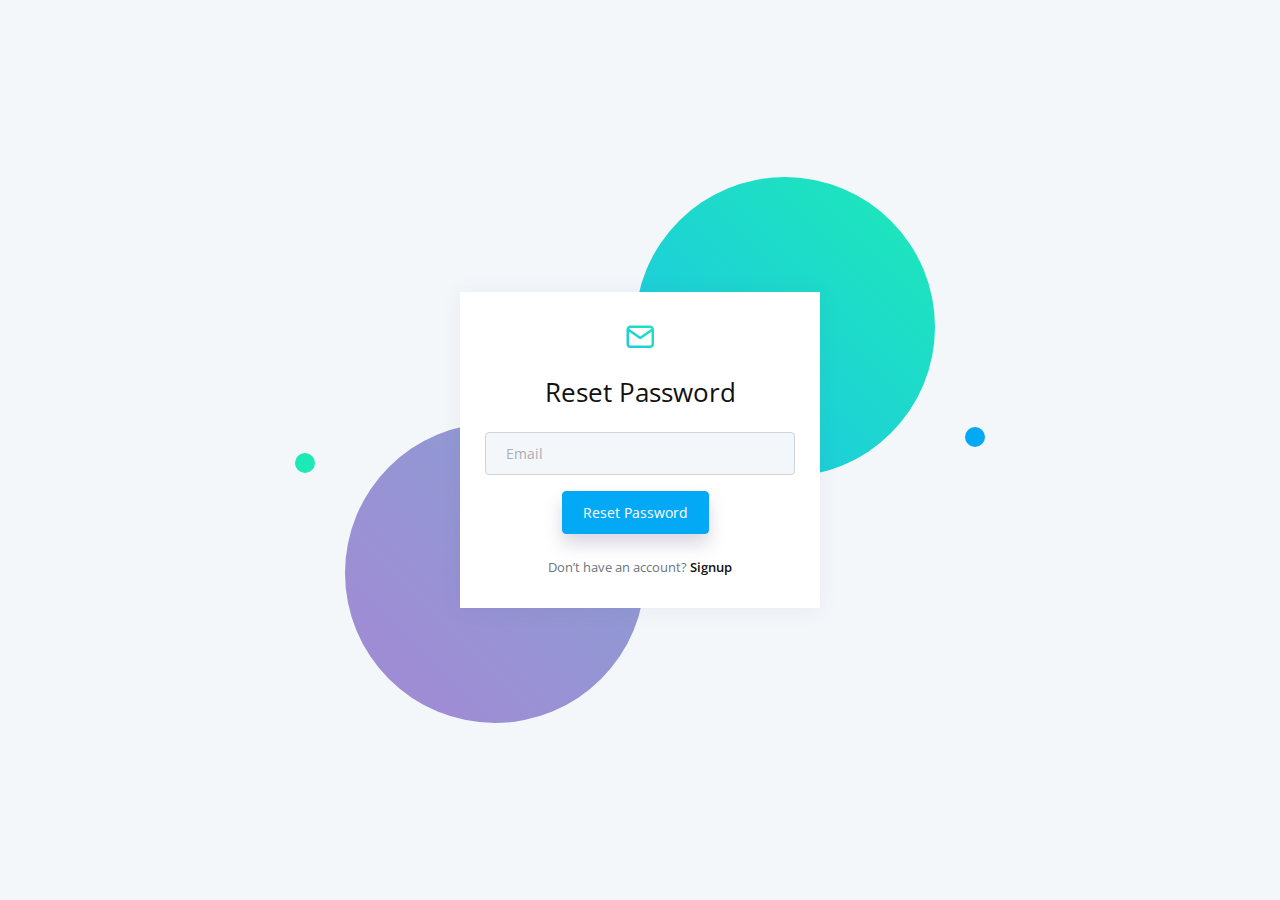
<file: auth-reset-password.html>
<!DOCTYPE html>
<html lang="en">

<head>
    <title>INTEGRITATU</title>
    <!-- HTML5 Shim and Respond.js IE10 support of HTML5 elements and media queries -->
    <!-- WARNING: Respond.js doesn't work if you view the page via file:// -->
    <!--[if lt IE 10]>
		<script src="https://oss.maxcdn.com/libs/html5shiv/3.7.0/html5shiv.js"></script>
		<script src="https://oss.maxcdn.com/libs/respond.js/1.4.2/respond.min.js"></script>
		<![endif]-->
    <!-- Meta -->
    <meta charset="utf-8">
    <meta name="viewport" content="width=device-width, initial-scale=1.0, user-scalable=0, minimal-ui">
    <meta http-equiv="X-UA-Compatible" content="IE=edge" />
    <meta name="description" content="Datta Able Bootstrap admin template made using Bootstrap 4 and it has huge amount of ready made feature, UI components, pages which completely fulfills any dashboard needs." />
    <meta name="keywords" content="admin templates, bootstrap admin templates, bootstrap 4, dashboard, dashboard templets, sass admin templets, html admin templates, responsive, bootstrap admin templates free download,premium bootstrap admin templates, datta able, datta able bootstrap admin template">
    <meta name="author" content="Codedthemes" />

    <!-- Favicon icon -->
    <link rel="icon" href="assets/images/favicon.ico" type="image/x-icon">
    <!-- fontawesome icon -->
    <link rel="stylesheet" href="assets/fonts/fontawesome/css/fontawesome-all.min.css">
    <!-- animation css -->
    <link rel="stylesheet" href="assets/plugins/animation/css/animate.min.css">
    <!-- vendor css -->
    <link rel="stylesheet" href="assets/css/style.css">

</head>

<body>
    <div class="auth-wrapper">
        <div class="auth-content">
            <div class="auth-bg">
                <span class="r"></span>
                <span class="r s"></span>
                <span class="r s"></span>
                <span class="r"></span>
            </div>
            <div class="card">
                <div class="card-body text-center">
                    <div class="mb-4">
                        <i class="feather icon-mail auth-icon"></i>
                    </div>
                    <h3 class="mb-4">Reset Password</h3>
                    <div class="input-group mb-3">
                        <input type="email" class="form-control" placeholder="Email">
                    </div>
                    <button class="btn btn-primary mb-4 shadow-2">Reset Password</button>
                    <p class="mb-0 text-muted">Don’t have an account? <a href="auth-signup.html">Signup</a></p>
                </div>
            </div>
        </div>
    </div>

    <!-- Required Js -->
<script src="assets/js/vendor-all.min.js"></script>
	<script src="assets/plugins/bootstrap/js/bootstrap.min.js"></script>
    <script src="assets/js/pcoded.min.js"></script>

</body>
</html>
</file>
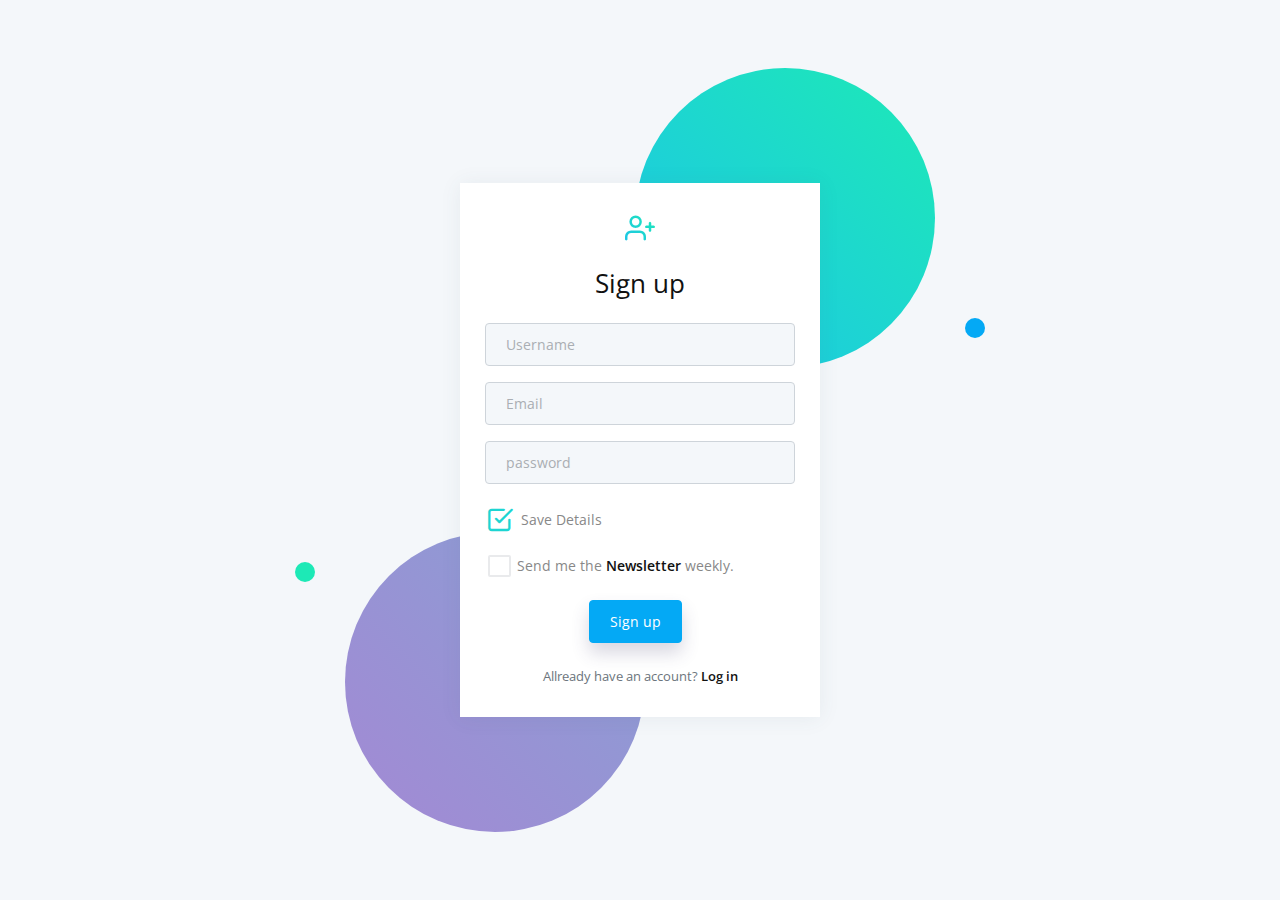
<file: auth-signup.html>
<!DOCTYPE html>
<html lang="en">

<head>
    <title>INTEGRITATU</title>
    <!-- HTML5 Shim and Respond.js IE10 support of HTML5 elements and media queries -->
    <!-- WARNING: Respond.js doesn't work if you view the page via file:// -->
    <!--[if lt IE 10]>
		<script src="https://oss.maxcdn.com/libs/html5shiv/3.7.0/html5shiv.js"></script>
		<script src="https://oss.maxcdn.com/libs/respond.js/1.4.2/respond.min.js"></script>
		<![endif]-->
    <!-- Meta -->
    <meta charset="utf-8">
    <meta name="viewport" content="width=device-width, initial-scale=1.0, user-scalable=0, minimal-ui">
    <meta http-equiv="X-UA-Compatible" content="IE=edge" />
    <meta name="description" content="Datta Able Bootstrap admin template made using Bootstrap 4 and it has huge amount of ready made feature, UI components, pages which completely fulfills any dashboard needs." />
    <meta name="keywords" content="admin templates, bootstrap admin templates, bootstrap 4, dashboard, dashboard templets, sass admin templets, html admin templates, responsive, bootstrap admin templates free download,premium bootstrap admin templates, datta able, datta able bootstrap admin template, free admin theme, free dashboard template"/>
    <meta name="author" content="CodedThemes"/>

    <!-- Favicon icon -->
    <link rel="icon" href="assets/images/logowhite.png" type="image/x-icon">
    <!-- fontawesome icon -->
    <link rel="stylesheet" href="assets/fonts/fontawesome/css/fontawesome-all.min.css">
    <!-- animation css -->
    <link rel="stylesheet" href="assets/plugins/animation/css/animate.min.css">
    <!-- vendor css -->
    <link rel="stylesheet" href="assets/css/style.css">

</head>

<body>
    <div class="auth-wrapper">
        <div class="auth-content">
            <div class="auth-bg">
                <span class="r"></span>
                <span class="r s"></span>
                <span class="r s"></span>
                <span class="r"></span>
            </div>
            <div class="card">
                <div class="card-body text-center">
                    <div class="mb-4">
                        <i class="feather icon-user-plus auth-icon"></i>
                    </div>
                    <h3 class="mb-4">Sign up</h3>
                    <div class="input-group mb-3">
                        <input type="text" class="form-control" placeholder="Username">
                    </div>
                    <div class="input-group mb-3">
                        <input type="email" class="form-control" placeholder="Email">
                    </div>
                    <div class="input-group mb-4">
                        <input type="password" class="form-control" placeholder="password">
                    </div>
                    <div class="form-group text-left">
                        <div class="checkbox checkbox-fill d-inline">
                            <input type="checkbox" name="checkbox-fill-1" id="checkbox-fill-1" checked="">
                            <label for="checkbox-fill-1" class="cr"> Save Details</label>
                        </div>
                    </div>
                    <div class="form-group text-left">
                        <div class="checkbox checkbox-fill d-inline">
                            <input type="checkbox" name="checkbox-fill-2" id="checkbox-fill-2">
                            <label for="checkbox-fill-2" class="cr">Send me the <a href="#!"> Newsletter</a> weekly.</label>
                        </div>
                    </div>
                    <button class="btn btn-primary shadow-2 mb-4">Sign up</button>
                    <p class="mb-0 text-muted">Allready have an account? <a href="auth-signin.html"> Log in</a></p>
                </div>
            </div>
        </div>
    </div>

    <!-- Required Js -->
<script src="assets/js/vendor-all.min.js"></script>
	<script src="assets/plugins/bootstrap/js/bootstrap.min.js"></script>

</body>
</html>
</file>
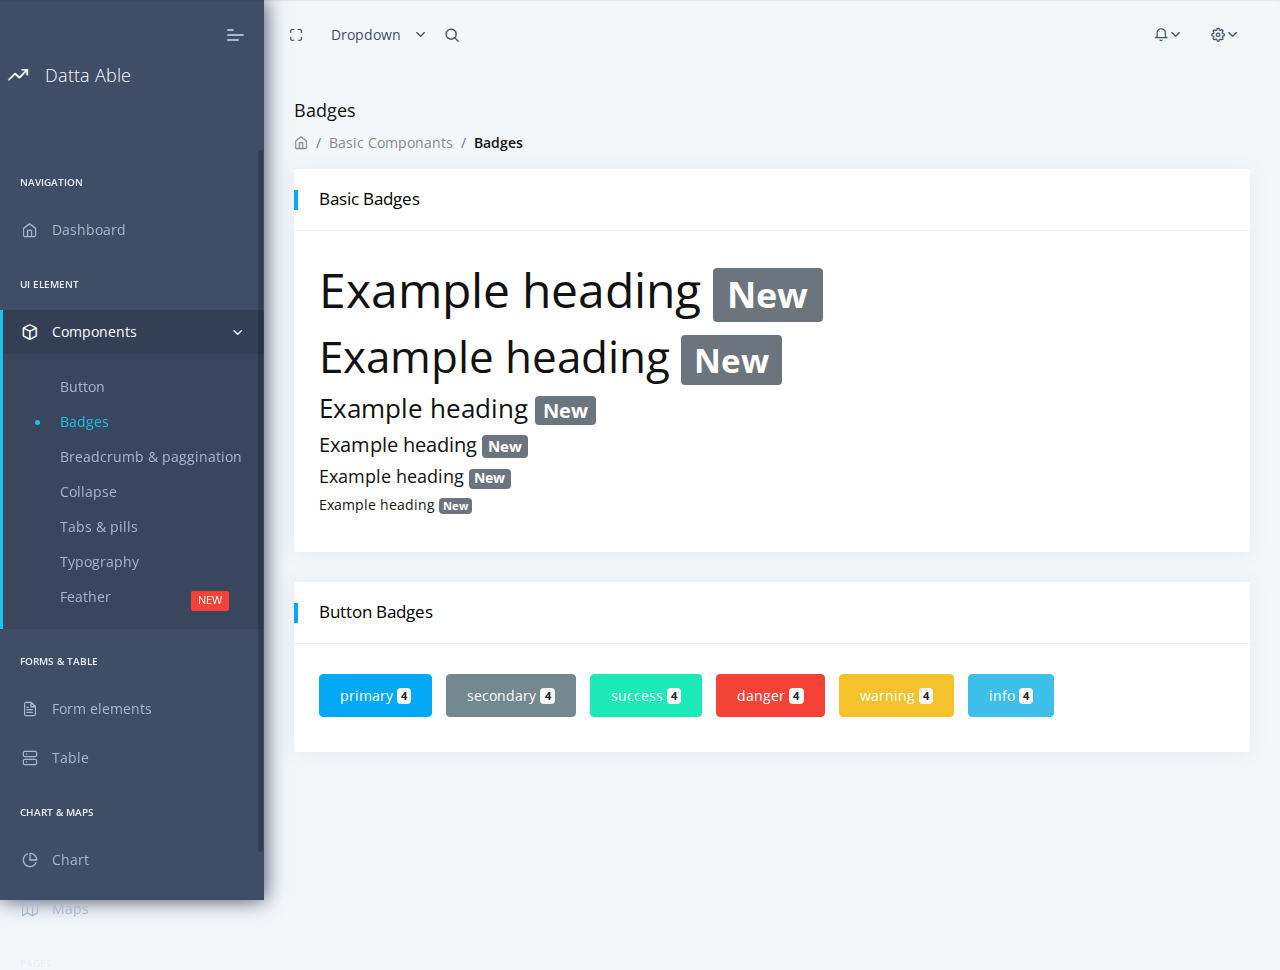
<file: bc_badges.html>
<!DOCTYPE html>
<html lang="en">

<head>
    <title>Datta Able Free Bootstrap 4 Admin Template</title>
    <!-- HTML5 Shim and Respond.js IE10 support of HTML5 elements and media queries -->
    <!-- WARNING: Respond.js doesn't work if you view the page via file:// -->
    <!--[if lt IE 10]>
		<script src="https://oss.maxcdn.com/libs/html5shiv/3.7.0/html5shiv.js"></script>
		<script src="https://oss.maxcdn.com/libs/respond.js/1.4.2/respond.min.js"></script>
		<![endif]-->
    <!-- Meta -->
    <meta charset="utf-8">
    <meta name="viewport" content="width=device-width, initial-scale=1.0, user-scalable=0, minimal-ui">
    <meta http-equiv="X-UA-Compatible" content="IE=edge" />
    <meta name="description" content="Datta Able Bootstrap admin template made using Bootstrap 4 and it has huge amount of ready made feature, UI components, pages which completely fulfills any dashboard needs." />
    <meta name="keywords" content="admin templates, bootstrap admin templates, bootstrap 4, dashboard, dashboard templets, sass admin templets, html admin templates, responsive, bootstrap admin templates free download,premium bootstrap admin templates, datta able, datta able bootstrap admin template, free admin theme, free dashboard template"/>
    <meta name="author" content="CodedThemes"/>

    <!-- Favicon icon -->
    <link rel="icon" href="assets/images/favicon.ico" type="image/x-icon">
    <!-- fontawesome icon -->
    <link rel="stylesheet" href="assets/fonts/fontawesome/css/fontawesome-all.min.css">
    <!-- animation css -->
    <link rel="stylesheet" href="assets/plugins/animation/css/animate.min.css">
    <!-- vendor css -->
    <link rel="stylesheet" href="assets/css/style.css">

</head>

<body>
    <!-- [ Pre-loader ] start -->
    <div class="loader-bg">
        <div class="loader-track">
            <div class="loader-fill"></div>
        </div>
    </div>
    <!-- [ Pre-loader ] End -->

    <!-- [ navigation menu ] start -->
    <nav class="pcoded-navbar">
        <div class="navbar-wrapper">
            <div class="navbar-brand header-logo">
               <a href="index.html" class="b-brand">
                   <div class="b-bg">
                       <i class="feather icon-trending-up"></i>
                   </div>
                   <span class="b-title">Datta Able</span>
               </a>
               <a class="mobile-menu" id="mobile-collapse" href="javascript:"><span></span></a>
           </div>
            <div class="navbar-content scroll-div">
                <ul class="nav pcoded-inner-navbar">
                    <li class="nav-item pcoded-menu-caption">
                        <label>Navigation</label>
                    </li>
                    <li data-username="dashboard Default Ecommerce CRM Analytics Crypto Project" class="nav-item">
                        <a href="index.html" class="nav-link "><span class="pcoded-micon"><i class="feather icon-home"></i></span><span class="pcoded-mtext">Dashboard</span></a>
                    </li>
                    <li class="nav-item pcoded-menu-caption">
                        <label>UI Element</label>
                    </li>
                    <li data-username="basic components Button Alert Badges breadcrumb Paggination progress Tooltip popovers Carousel Cards Collapse Tabs pills Modal Grid System Typography Extra Shadows Embeds" class="nav-item pcoded-hasmenu active pcoded-trigger">
                        <a href="javascript:" class="nav-link "><span class="pcoded-micon"><i class="feather icon-box"></i></span><span class="pcoded-mtext">Components</span></a>
                        <ul class="pcoded-submenu">
                            <li class=""><a href="bc_button.html" class="">Button</a></li>
                            <li class="active"><a href="bc_badges.html" class="">Badges</a></li>
                            <li class=""><a href="bc_breadcrumb-pagination.html" class="">Breadcrumb & paggination</a></li>
                            <li class=""><a href="bc_collapse.html" class="">Collapse</a></li>
                            <li class=""><a href="bc_tabs.html" class="">Tabs & pills</a></li>
                            <li class=""><a href="bc_typography.html" class="">Typography</a></li>


                            <li class=""><a href="icon-feather.html" class="">Feather<span class="pcoded-badge label label-danger">NEW</span></a></li>
                        </ul>
                    </li>
                    <li class="nav-item pcoded-menu-caption">
                        <label>Forms & table</label>
                    </li>
                    <li data-username="form elements advance componant validation masking wizard picker select" class="nav-item">
                        <a href="form_elements.html" class="nav-link "><span class="pcoded-micon"><i class="feather icon-file-text"></i></span><span class="pcoded-mtext">Form elements</span></a>
                    </li>
                    <li data-username="Table bootstrap datatable footable" class="nav-item">
                        <a href="tbl_bootstrap.html" class="nav-link "><span class="pcoded-micon"><i class="feather icon-server"></i></span><span class="pcoded-mtext">Table</span></a>
                    </li>
                    <li class="nav-item pcoded-menu-caption">
                        <label>Chart & Maps</label>
                    </li>
                    <li data-username="Charts Morris" class="nav-item"><a href="chart-morris.html" class="nav-link "><span class="pcoded-micon"><i class="feather icon-pie-chart"></i></span><span class="pcoded-mtext">Chart</span></a></li>
                    <li data-username="Maps Google" class="nav-item"><a href="map-google.html" class="nav-link "><span class="pcoded-micon"><i class="feather icon-map"></i></span><span class="pcoded-mtext">Maps</span></a></li>
                    <li class="nav-item pcoded-menu-caption">
                        <label>Pages</label>
                    </li>
                    <li data-username="Authentication Sign up Sign in reset password Change password Personal information profile settings map form subscribe" class="nav-item pcoded-hasmenu">
                        <a href="javascript:" class="nav-link "><span class="pcoded-micon"><i class="feather icon-lock"></i></span><span class="pcoded-mtext">Authentication</span></a>
                        <ul class="pcoded-submenu">
                            <li class=""><a href="auth-signup.html" class="" target="_blank">Sign up</a></li>
                            <li class=""><a href="auth-signin.html" class="" target="_blank">Sign in</a></li>
                        </ul>
                    </li>
                    <li data-username="Sample Page" class="nav-item"><a href="sample-page.html" class="nav-link"><span class="pcoded-micon"><i class="feather icon-sidebar"></i></span><span class="pcoded-mtext">Sample page</span></a></li>
                    <li data-username="Disabled Menu" class="nav-item disabled"><a href="javascript:" class="nav-link"><span class="pcoded-micon"><i class="feather icon-power"></i></span><span class="pcoded-mtext">Disabled menu</span></a></li>
                </ul>
            </div>
        </div>
    </nav>
    <!-- [ navigation menu ] end -->

    <!-- [ Header ] start -->
    <header class="navbar pcoded-header navbar-expand-lg navbar-light">
        <div class="m-header">
            <a class="mobile-menu" id="mobile-collapse1" href="javascript:"><span></span></a>
            <a href="index.html" class="b-brand">
                   <div class="b-bg">
                       <i class="feather icon-trending-up"></i>
                   </div>
                   <span class="b-title">Datta Able</span>
               </a>
        </div>
        <a class="mobile-menu" id="mobile-header" href="javascript:">
            <i class="feather icon-more-horizontal"></i>
        </a>
        <div class="collapse navbar-collapse">
            <ul class="navbar-nav mr-auto">
                <li><a href="javascript:" class="full-screen" onclick="javascript:toggleFullScreen()"><i class="feather icon-maximize"></i></a></li>
                <li class="nav-item dropdown">
                    <a class="dropdown-toggle" href="javascript:" data-toggle="dropdown">Dropdown</a>
                    <ul class="dropdown-menu">
                        <li><a class="dropdown-item" href="javascript:">Action</a></li>
                        <li><a class="dropdown-item" href="javascript:">Another action</a></li>
                        <li><a class="dropdown-item" href="javascript:">Something else here</a></li>
                    </ul>
                </li>
                <li class="nav-item">
                    <div class="main-search">
                        <div class="input-group">
                            <input type="text" id="m-search" class="form-control" placeholder="Search . . .">
                            <a href="javascript:" class="input-group-append search-close">
                                <i class="feather icon-x input-group-text"></i>
                            </a>
                            <span class="input-group-append search-btn btn btn-primary">
                                <i class="feather icon-search input-group-text"></i>
                            </span>
                        </div>
                    </div>
                </li>
            </ul>
            <ul class="navbar-nav ml-auto">
                <li>
                    <div class="dropdown">
                        <a class="dropdown-toggle" href="javascript:" data-toggle="dropdown"><i class="icon feather icon-bell"></i></a>
                        <div class="dropdown-menu dropdown-menu-right notification">
                            <div class="noti-head">
                                <h6 class="d-inline-block m-b-0">Notifications</h6>
                                <div class="float-right">
                                    <a href="javascript:" class="m-r-10">mark as read</a>
                                    <a href="javascript:">clear all</a>
                                </div>
                            </div>
                            <ul class="noti-body">
                                <li class="n-title">
                                    <p class="m-b-0">NEW</p>
                                </li>
                                <li class="notification">
                                    <div class="media">
                                        <img class="img-radius" src="assets/images/user/avatar-1.jpg" alt="Generic placeholder image">
                                        <div class="media-body">
                                            <p><strong>John Doe</strong><span class="n-time text-muted"><i class="icon feather icon-clock m-r-10"></i>30 min</span></p>
                                            <p>New ticket Added</p>
                                        </div>
                                    </div>
                                </li>
                                <li class="n-title">
                                    <p class="m-b-0">EARLIER</p>
                                </li>
                                <li class="notification">
                                    <div class="media">
                                        <img class="img-radius" src="assets/images/user/avatar-2.jpg" alt="Generic placeholder image">
                                        <div class="media-body">
                                            <p><strong>Joseph William</strong><span class="n-time text-muted"><i class="icon feather icon-clock m-r-10"></i>30 min</span></p>
                                            <p>Prchace New Theme and make payment</p>
                                        </div>
                                    </div>
                                </li>
                                <li class="notification">
                                    <div class="media">
                                        <img class="img-radius" src="assets/images/user/avatar-3.jpg" alt="Generic placeholder image">
                                        <div class="media-body">
                                            <p><strong>Sara Soudein</strong><span class="n-time text-muted"><i class="icon feather icon-clock m-r-10"></i>30 min</span></p>
                                            <p>currently login</p>
                                        </div>
                                    </div>
                                </li>
                            </ul>
                            <div class="noti-footer">
                                <a href="javascript:">show all</a>
                            </div>
                        </div>
                    </div>
                </li>
                <li>
                    <div class="dropdown drp-user">
                        <a href="javascript:" class="dropdown-toggle" data-toggle="dropdown">
                            <i class="icon feather icon-settings"></i>
                        </a>
                        <div class="dropdown-menu dropdown-menu-right profile-notification">
                            <div class="pro-head">
                                <img src="assets/images/user/avatar-1.jpg" class="img-radius" alt="User-Profile-Image">
                                <span>John Doe</span>
                                <a href="auth-signin.html" class="dud-logout" title="Logout">
                                    <i class="feather icon-log-out"></i>
                                </a>
                            </div>
                            <ul class="pro-body">
                                <li><a href="javascript:" class="dropdown-item"><i class="feather icon-settings"></i> Settings</a></li>
                                <li><a href="javascript:" class="dropdown-item"><i class="feather icon-user"></i> Profile</a></li>
                                <li><a href="message.html" class="dropdown-item"><i class="feather icon-mail"></i> My Messages</a></li>
                                <li><a href="auth-signin.html" class="dropdown-item"><i class="feather icon-lock"></i> Lock Screen</a></li>
                            </ul>
                        </div>
                    </div>
                </li>
            </ul>
        </div>
    </header>
    <!-- [ Header ] end -->

    <!-- [ Main Content ] start -->
    <div class="pcoded-main-container">
        <div class="pcoded-wrapper">
            <div class="pcoded-content">
                <div class="pcoded-inner-content">
                    <!-- [ breadcrumb ] start -->
                    <div class="page-header">
                        <div class="page-block">
                            <div class="row align-items-center">
                                <div class="col-md-12">
                                    <div class="page-header-title">
                                        <h5 class="m-b-10">Badges</h5>
                                    </div>
                                    <ul class="breadcrumb">
                                        <li class="breadcrumb-item"><a href="index.html"><i class="feather icon-home"></i></a></li>
                                        <li class="breadcrumb-item"><a href="javascript:">Basic Componants</a></li>
                                        <li class="breadcrumb-item"><a href="javascript:">Badges</a></li>
                                    </ul>
                                </div>
                            </div>
                        </div>
                    </div>
                    <!-- [ breadcrumb ] end -->
                    <div class="main-body">
                        <div class="page-wrapper">
                            <!-- [ Main Content ] start -->
                            <div class="row">
                                <!-- [ badge ] start -->
                                <div class="col-sm-12">
                                    <div class="card">
                                        <div class="card-header">
                                            <h5>Basic Badges</h5>
                                        </div>
                                        <div class="card-body">
                                            <h1>Example heading <span class="badge badge-secondary">New</span></h1>
                                            <h2>Example heading <span class="badge badge-secondary">New</span></h2>
                                            <h3>Example heading <span class="badge badge-secondary">New</span></h3>
                                            <h4>Example heading <span class="badge badge-secondary">New</span></h4>
                                            <h5>Example heading <span class="badge badge-secondary">New</span></h5>
                                            <h6>Example heading <span class="badge badge-secondary">New</span></h6>
                                        </div>
                                    </div>
                                    <div class="card">
                                        <div class="card-header">
                                            <h5>Button Badges</h5>
                                        </div>
                                        <div class="card-body">
                                            <button type="button" class="btn btn-primary">primary <span class="badge badge-light">4</span></button>
                                            <button type="button" class="btn btn-secondary">secondary <span class="badge badge-light">4</span></button>
                                            <button type="button" class="btn btn-success">success <span class="badge badge-light">4</span></button>
                                            <button type="button" class="btn btn-danger">danger <span class="badge badge-light">4</span></button>
                                            <button type="button" class="btn btn-warning">warning <span class="badge badge-light">4</span></button>
                                            <button type="button" class="btn btn-info">info <span class="badge badge-light">4</span></button>
                                        </div>
                                    </div>
                                </div>
                                <!-- [ badge ] end -->
                            </div>
                            <!-- [ Main Content ] end -->
                        </div>
                    </div>
                </div>
            </div>
        </div>
    </div>
    <!-- [ Main Content ] end -->

    <!-- Warning Section Starts -->
    <!-- Older IE warning message -->
    <!--[if lt IE 11]>
        <div class="ie-warning">
            <h1>Warning!!</h1>
            <p>You are using an outdated version of Internet Explorer, please upgrade
               <br/>to any of the following web browsers to access this website.
            </p>
            <div class="iew-container">
                <ul class="iew-download">
                    <li>
                        <a href="http://www.google.com/chrome/">
                            <img src="assets/images/browser/chrome.png" alt="Chrome">
                            <div>Chrome</div>
                        </a>
                    </li>
                    <li>
                        <a href="https://www.mozilla.org/en-US/firefox/new/">
                            <img src="assets/images/browser/firefox.png" alt="Firefox">
                            <div>Firefox</div>
                        </a>
                    </li>
                    <li>
                        <a href="http://www.opera.com">
                            <img src="assets/images/browser/opera.png" alt="Opera">
                            <div>Opera</div>
                        </a>
                    </li>
                    <li>
                        <a href="https://www.apple.com/safari/">
                            <img src="assets/images/browser/safari.png" alt="Safari">
                            <div>Safari</div>
                        </a>
                    </li>
                    <li>
                        <a href="http://windows.microsoft.com/en-us/internet-explorer/download-ie">
                            <img src="assets/images/browser/ie.png" alt="">
                            <div>IE (11 & above)</div>
                        </a>
                    </li>
                </ul>
            </div>
            <p>Sorry for the inconvenience!</p>
        </div>
    <![endif]-->
    <!-- Warning Section Ends -->

    <!-- Required Js -->
<script src="assets/js/vendor-all.min.js"></script>
	<script src="assets/plugins/bootstrap/js/bootstrap.min.js"></script>
    <script src="assets/js/pcoded.min.js"></script>


</body>
</html>
</file>
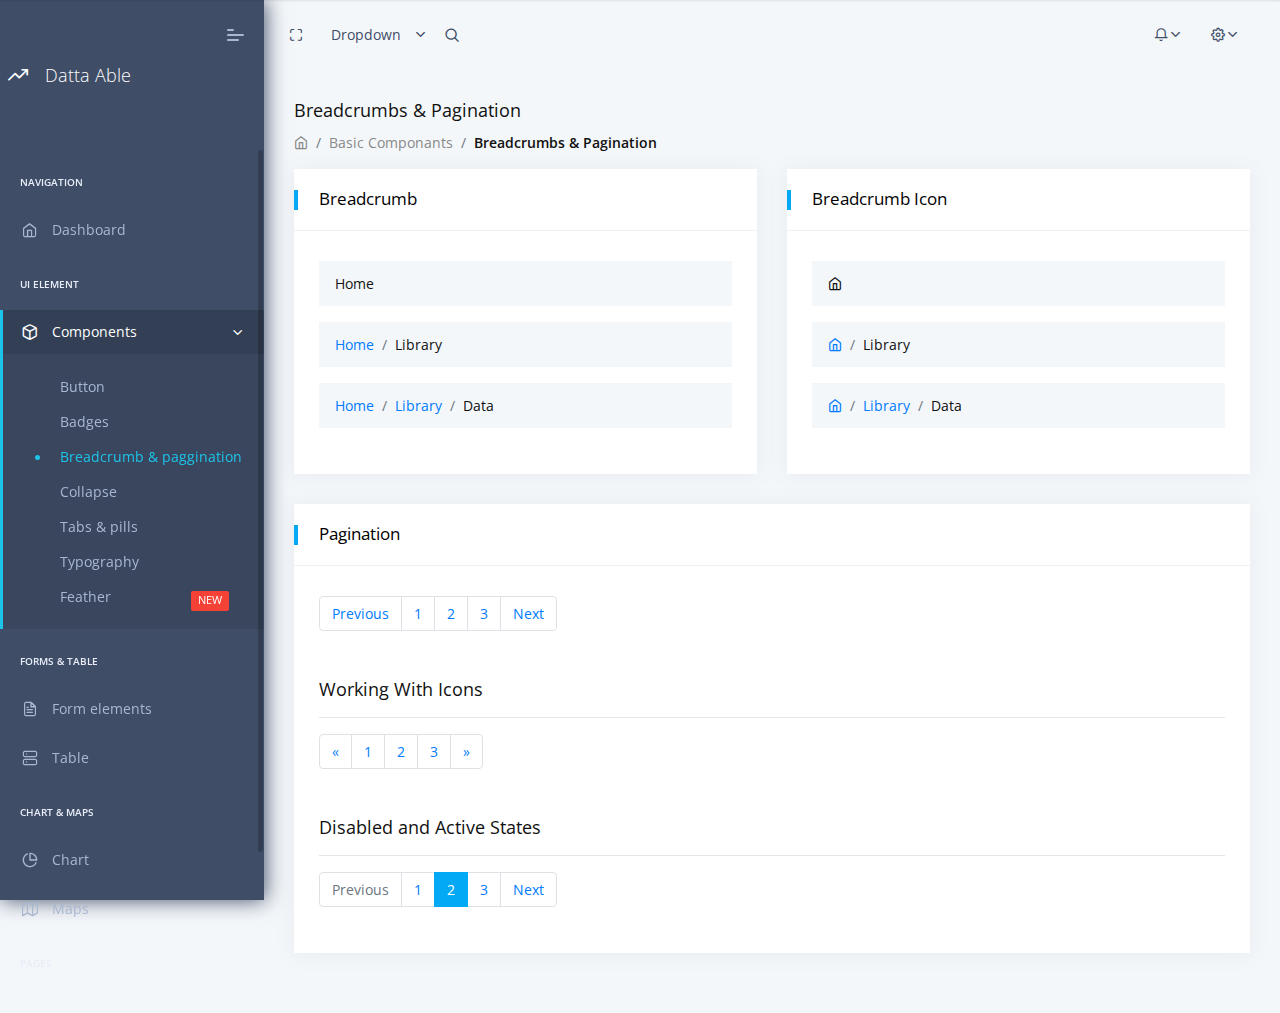
<file: bc_breadcrumb-pagination.html>
<!DOCTYPE html>
<html lang="en">

<head>
    <title>Datta Able Free Bootstrap 4 Admin Template</title>
    <!-- HTML5 Shim and Respond.js IE10 support of HTML5 elements and media queries -->
    <!-- WARNING: Respond.js doesn't work if you view the page via file:// -->
    <!--[if lt IE 10]>
		<script src="https://oss.maxcdn.com/libs/html5shiv/3.7.0/html5shiv.js"></script>
		<script src="https://oss.maxcdn.com/libs/respond.js/1.4.2/respond.min.js"></script>
		<![endif]-->
    <!-- Meta -->
    <meta charset="utf-8">
    <meta name="viewport" content="width=device-width, initial-scale=1.0, user-scalable=0, minimal-ui">
    <meta http-equiv="X-UA-Compatible" content="IE=edge" />
    <meta name="description" content="Datta Able Bootstrap admin template made using Bootstrap 4 and it has huge amount of ready made feature, UI components, pages which completely fulfills any dashboard needs." />
    <meta name="keywords" content="admin templates, bootstrap admin templates, bootstrap 4, dashboard, dashboard templets, sass admin templets, html admin templates, responsive, bootstrap admin templates free download,premium bootstrap admin templates, datta able, datta able bootstrap admin template, free admin theme, free dashboard template"/>
    <meta name="author" content="CodedThemes"/>

    <!-- Favicon icon -->
    <link rel="icon" href="assets/images/favicon.ico" type="image/x-icon">
    <!-- fontawesome icon -->
    <link rel="stylesheet" href="assets/fonts/fontawesome/css/fontawesome-all.min.css">
    <!-- animation css -->
    <link rel="stylesheet" href="assets/plugins/animation/css/animate.min.css">
    <!-- vendor css -->
    <link rel="stylesheet" href="assets/css/style.css">

</head>

<body>
    <!-- [ Pre-loader ] start -->
    <div class="loader-bg">
        <div class="loader-track">
            <div class="loader-fill"></div>
        </div>
    </div>
    <!-- [ Pre-loader ] End -->

    <!-- [ navigation menu ] start -->
    <nav class="pcoded-navbar">
        <div class="navbar-wrapper">
            <div class="navbar-brand header-logo">
               <a href="index.html" class="b-brand">
                   <div class="b-bg">
                       <i class="feather icon-trending-up"></i>
                   </div>
                   <span class="b-title">Datta Able</span>
               </a>
               <a class="mobile-menu" id="mobile-collapse" href="javascript:"><span></span></a>
           </div>
            <div class="navbar-content scroll-div">
                <ul class="nav pcoded-inner-navbar">
                    <li class="nav-item pcoded-menu-caption">
                        <label>Navigation</label>
                    </li>
                    <li data-username="dashboard Default Ecommerce CRM Analytics Crypto Project" class="nav-item">
                        <a href="index.html" class="nav-link "><span class="pcoded-micon"><i class="feather icon-home"></i></span><span class="pcoded-mtext">Dashboard</span></a>
                    </li>
                    <li class="nav-item pcoded-menu-caption">
                        <label>UI Element</label>
                    </li>
                    <li data-username="basic components Button Alert Badges breadcrumb Paggination progress Tooltip popovers Carousel Cards Collapse Tabs pills Modal Grid System Typography Extra Shadows Embeds" class="nav-item pcoded-hasmenu active pcoded-trigger">
                        <a href="javascript:" class="nav-link "><span class="pcoded-micon"><i class="feather icon-box"></i></span><span class="pcoded-mtext">Components</span></a>
                        <ul class="pcoded-submenu">
                            <li class=""><a href="bc_button.html" class="">Button</a></li>
                            <li class=""><a href="bc_badges.html" class="">Badges</a></li>
                            <li class="active"><a href="bc_breadcrumb-pagination.html" class="">Breadcrumb & paggination</a></li>
                            <li class=""><a href="bc_collapse.html" class="">Collapse</a></li>
                            <li class=""><a href="bc_tabs.html" class="">Tabs & pills</a></li>
                            <li class=""><a href="bc_typography.html" class="">Typography</a></li>
                            <li class=""><a href="icon-feather.html" class="">Feather<span class="pcoded-badge label label-danger">NEW</span></a></li>
                        </ul>
                    </li>
                    <li class="nav-item pcoded-menu-caption">
                        <label>Forms & table</label>
                    </li>
                    <li data-username="form elements advance componant validation masking wizard picker select" class="nav-item">
                        <a href="form_elements.html" class="nav-link "><span class="pcoded-micon"><i class="feather icon-file-text"></i></span><span class="pcoded-mtext">Form elements</span></a>
                    </li>
                    <li data-username="Table bootstrap datatable footable" class="nav-item">
                        <a href="tbl_bootstrap.html" class="nav-link "><span class="pcoded-micon"><i class="feather icon-server"></i></span><span class="pcoded-mtext">Table</span></a>
                    </li>
                    <li class="nav-item pcoded-menu-caption">
                        <label>Chart & Maps</label>
                    </li>
                    <li data-username="Charts Morris" class="nav-item"><a href="chart-morris.html" class="nav-link "><span class="pcoded-micon"><i class="feather icon-pie-chart"></i></span><span class="pcoded-mtext">Chart</span></a></li>
                    <li data-username="Maps Google" class="nav-item"><a href="map-google.html" class="nav-link "><span class="pcoded-micon"><i class="feather icon-map"></i></span><span class="pcoded-mtext">Maps</span></a></li>
                    <li class="nav-item pcoded-menu-caption">
                        <label>Pages</label>
                    </li>
                    <li data-username="Authentication Sign up Sign in reset password Change password Personal information profile settings map form subscribe" class="nav-item pcoded-hasmenu">
                        <a href="javascript:" class="nav-link "><span class="pcoded-micon"><i class="feather icon-lock"></i></span><span class="pcoded-mtext">Authentication</span></a>
                        <ul class="pcoded-submenu">
                            <li class=""><a href="auth-signup.html" class="" target="_blank">Sign up</a></li>
                            <li class=""><a href="auth-signin.html" class="" target="_blank">Sign in</a></li>
                        </ul>
                    </li>
                    <li data-username="Sample Page" class="nav-item"><a href="sample-page.html" class="nav-link"><span class="pcoded-micon"><i class="feather icon-sidebar"></i></span><span class="pcoded-mtext">Sample page</span></a></li>
                    <li data-username="Disabled Menu" class="nav-item disabled"><a href="javascript:" class="nav-link"><span class="pcoded-micon"><i class="feather icon-power"></i></span><span class="pcoded-mtext">Disabled menu</span></a></li>
                </ul>
            </div>
        </div>
    </nav>
    <!-- [ navigation menu ] end -->

    <!-- [ Header ] start -->
    <header class="navbar pcoded-header navbar-expand-lg navbar-light">
        <div class="m-header">
            <a class="mobile-menu" id="mobile-collapse1" href="javascript:"><span></span></a>
            <a href="index.html" class="b-brand">
                   <div class="b-bg">
                       <i class="feather icon-trending-up"></i>
                   </div>
                   <span class="b-title">Datta Able</span>
               </a>
        </div>
        <a class="mobile-menu" id="mobile-header" href="javascript:">
            <i class="feather icon-more-horizontal"></i>
        </a>
        <div class="collapse navbar-collapse">
            <ul class="navbar-nav mr-auto">
                <li><a href="javascript:" class="full-screen" onclick="javascript:toggleFullScreen()"><i class="feather icon-maximize"></i></a></li>
                <li class="nav-item dropdown">
                    <a class="dropdown-toggle" href="javascript:" data-toggle="dropdown">Dropdown</a>
                    <ul class="dropdown-menu">
                        <li><a class="dropdown-item" href="javascript:">Action</a></li>
                        <li><a class="dropdown-item" href="javascript:">Another action</a></li>
                        <li><a class="dropdown-item" href="javascript:">Something else here</a></li>
                    </ul>
                </li>
                <li class="nav-item">
                    <div class="main-search">
                        <div class="input-group">
                            <input type="text" id="m-search" class="form-control" placeholder="Search . . .">
                            <a href="javascript:" class="input-group-append search-close">
                                <i class="feather icon-x input-group-text"></i>
                            </a>
                            <span class="input-group-append search-btn btn btn-primary">
                                <i class="feather icon-search input-group-text"></i>
                            </span>
                        </div>
                    </div>
                </li>
            </ul>
            <ul class="navbar-nav ml-auto">
                <li>
                    <div class="dropdown">
                        <a class="dropdown-toggle" href="javascript:" data-toggle="dropdown"><i class="icon feather icon-bell"></i></a>
                        <div class="dropdown-menu dropdown-menu-right notification">
                            <div class="noti-head">
                                <h6 class="d-inline-block m-b-0">Notifications</h6>
                                <div class="float-right">
                                    <a href="javascript:" class="m-r-10">mark as read</a>
                                    <a href="javascript:">clear all</a>
                                </div>
                            </div>
                            <ul class="noti-body">
                                <li class="n-title">
                                    <p class="m-b-0">NEW</p>
                                </li>
                                <li class="notification">
                                    <div class="media">
                                        <img class="img-radius" src="assets/images/user/avatar-1.jpg" alt="Generic placeholder image">
                                        <div class="media-body">
                                            <p><strong>John Doe</strong><span class="n-time text-muted"><i class="icon feather icon-clock m-r-10"></i>30 min</span></p>
                                            <p>New ticket Added</p>
                                        </div>
                                    </div>
                                </li>
                                <li class="n-title">
                                    <p class="m-b-0">EARLIER</p>
                                </li>
                                <li class="notification">
                                    <div class="media">
                                        <img class="img-radius" src="assets/images/user/avatar-2.jpg" alt="Generic placeholder image">
                                        <div class="media-body">
                                            <p><strong>Joseph William</strong><span class="n-time text-muted"><i class="icon feather icon-clock m-r-10"></i>30 min</span></p>
                                            <p>Prchace New Theme and make payment</p>
                                        </div>
                                    </div>
                                </li>
                                <li class="notification">
                                    <div class="media">
                                        <img class="img-radius" src="assets/images/user/avatar-3.jpg" alt="Generic placeholder image">
                                        <div class="media-body">
                                            <p><strong>Sara Soudein</strong><span class="n-time text-muted"><i class="icon feather icon-clock m-r-10"></i>30 min</span></p>
                                            <p>currently login</p>
                                        </div>
                                    </div>
                                </li>
                            </ul>
                            <div class="noti-footer">
                                <a href="javascript:">show all</a>
                            </div>
                        </div>
                    </div>
                </li>
                <li>
                    <div class="dropdown drp-user">
                        <a href="javascript:" class="dropdown-toggle" data-toggle="dropdown">
                            <i class="icon feather icon-settings"></i>
                        </a>
                        <div class="dropdown-menu dropdown-menu-right profile-notification">
                            <div class="pro-head">
                                <img src="assets/images/user/avatar-1.jpg" class="img-radius" alt="User-Profile-Image">
                                <span>John Doe</span>
                                <a href="auth-signin.html" class="dud-logout" title="Logout">
                                    <i class="feather icon-log-out"></i>
                                </a>
                            </div>
                            <ul class="pro-body">
                                <li><a href="javascript:" class="dropdown-item"><i class="feather icon-settings"></i> Settings</a></li>
                                <li><a href="javascript:" class="dropdown-item"><i class="feather icon-user"></i> Profile</a></li>
                                <li><a href="message.html" class="dropdown-item"><i class="feather icon-mail"></i> My Messages</a></li>
                                <li><a href="auth-signin.html" class="dropdown-item"><i class="feather icon-lock"></i> Lock Screen</a></li>
                            </ul>
                        </div>
                    </div>
                </li>
            </ul>
        </div>
    </header>
    <!-- [ Header ] end -->
    <!-- [ Main Content ] start -->
    <div class="pcoded-main-container">
        <div class="pcoded-wrapper">
            <div class="pcoded-content">
                <div class="pcoded-inner-content">
                    <!-- [ breadcrumb ] start -->
                    <div class="page-header">
                        <div class="page-block">
                            <div class="row align-items-center">
                                <div class="col-md-12">
                                    <div class="page-header-title">
                                        <h5 class="m-b-10">Breadcrumbs & Pagination</h5>
                                    </div>
                                    <ul class="breadcrumb">
                                        <li class="breadcrumb-item"><a href="index.html"><i class="feather icon-home"></i></a></li>
                                        <li class="breadcrumb-item"><a href="javascript:">Basic Componants</a></li>
                                        <li class="breadcrumb-item"><a href="javascript:">Breadcrumbs & Pagination</a></li>
                                    </ul>
                                </div>
                            </div>
                        </div>
                    </div>
                    <!-- [ breadcrumb ] end -->
                    <div class="main-body">
                        <div class="page-wrapper">
                            <!-- [ Main Content ] start -->
                            <div class="row">
                                <!-- [ Breadcrumbs & Pagination ] start -->
                                <div class="col-sm-6">
                                    <div class="card">
                                        <div class="card-header">
                                            <h5>Breadcrumb</h5>
                                        </div>
                                        <div class="card-body">
                                            <nav aria-label="breadcrumb">
                                                <ol class="breadcrumb">
                                                    <li class="breadcrumb-item active" aria-current="page">Home</li>
                                                </ol>
                                            </nav>
                                            <nav aria-label="breadcrumb">
                                                <ol class="breadcrumb">
                                                    <li class="breadcrumb-item"><a href="#!">Home</a></li>
                                                    <li class="breadcrumb-item active" aria-current="page">Library</li>
                                                </ol>
                                            </nav>
                                            <nav aria-label="breadcrumb">
                                                <ol class="breadcrumb">
                                                    <li class="breadcrumb-item"><a href="#!">Home</a></li>
                                                    <li class="breadcrumb-item"><a href="#!">Library</a></li>
                                                    <li class="breadcrumb-item active" aria-current="page">Data</li>
                                                </ol>
                                            </nav>
                                        </div>
                                    </div>
                                </div>
                                <div class="col-sm-6">
                                    <div class="card">
                                        <div class="card-header">
                                            <h5>Breadcrumb Icon</h5>
                                        </div>
                                        <div class="card-body">
                                            <nav aria-label="breadcrumb">
                                                <ol class="breadcrumb">
                                                    <li class="breadcrumb-item active" aria-current="page"><i class="feather icon-home"></i></li>
                                                </ol>
                                            </nav>
                                            <nav aria-label="breadcrumb">
                                                <ol class="breadcrumb">
                                                    <li class="breadcrumb-item"><a href="#!"><i class="feather icon-home"></i></a></li>
                                                    <li class="breadcrumb-item active" aria-current="page">Library</li>
                                                </ol>
                                            </nav>
                                            <nav aria-label="breadcrumb">
                                                <ol class="breadcrumb">
                                                    <li class="breadcrumb-item"><a href="#!"><i class="feather icon-home"></i></a></li>
                                                    <li class="breadcrumb-item"><a href="#!">Library</a></li>
                                                    <li class="breadcrumb-item active" aria-current="page">Data</li>
                                                </ol>
                                            </nav>
                                        </div>
                                    </div>
                                </div>
                                <div class="col-sm-12">
                                    <div class="card">
                                        <div class="card-header">
                                            <h5>Pagination</h5>
                                        </div>
                                        <div class="card-body">
                                            <nav aria-label="Page navigation example">
                                                <ul class="pagination">
                                                    <li class="page-item"><a class="page-link" href="#!">Previous</a></li>
                                                    <li class="page-item"><a class="page-link" href="#!">1</a></li>
                                                    <li class="page-item"><a class="page-link" href="#!">2</a></li>
                                                    <li class="page-item"><a class="page-link" href="#!">3</a></li>
                                                    <li class="page-item"><a class="page-link" href="#!">Next</a></li>
                                                </ul>
                                            </nav>
                                            <h5 class="mt-5">Working With Icons</h5>
                                            <hr>
                                            <nav aria-label="Page navigation example">
                                                <ul class="pagination">
                                                    <li class="page-item"><a class="page-link" href="#!" aria-label="Previous"><span aria-hidden="true">&laquo;</span><span class="sr-only">Previous</span></a></li>
                                                    <li class="page-item"><a class="page-link" href="#!">1</a></li>
                                                    <li class="page-item"><a class="page-link" href="#!">2</a></li>
                                                    <li class="page-item"><a class="page-link" href="#!">3</a></li>
                                                    <li class="page-item"><a class="page-link" href="#!" aria-label="Next"><span aria-hidden="true">&raquo;</span><span class="sr-only">Next</span></a></li>
                                                </ul>
                                            </nav>
                                            <h5 class="mt-5">Disabled and Active States</h5>
                                            <hr>
                                            <nav aria-label="...">
                                                <ul class="pagination">
                                                    <li class="page-item disabled"><span class="page-link">Previous</span></li>
                                                    <li class="page-item"><a class="page-link" href="#!">1</a></li>
                                                    <li class="page-item active"><span class="page-link">2<span class="sr-only">(current)</span></span>
                                                    </li>
                                                    <li class="page-item"><a class="page-link" href="#!">3</a></li>
                                                    <li class="page-item"><a class="page-link" href="#!">Next</a></li>
                                                </ul>
                                            </nav>
                                        </div>
                                    </div>
                                </div>
                                <!-- [ Breadcrumbs & Pagination ] end -->
                            </div>
                            <!-- [ Main Content ] end -->
                        </div>
                    </div>
                </div>
            </div>
        </div>
    </div>
    <!-- [ Main Content ] end -->

    <!-- Warning Section Starts -->
    <!-- Older IE warning message -->
    <!--[if lt IE 11]>
        <div class="ie-warning">
            <h1>Warning!!</h1>
            <p>You are using an outdated version of Internet Explorer, please upgrade
               <br/>to any of the following web browsers to access this website.
            </p>
            <div class="iew-container">
                <ul class="iew-download">
                    <li>
                        <a href="http://www.google.com/chrome/">
                            <img src="assets/images/browser/chrome.png" alt="Chrome">
                            <div>Chrome</div>
                        </a>
                    </li>
                    <li>
                        <a href="https://www.mozilla.org/en-US/firefox/new/">
                            <img src="assets/images/browser/firefox.png" alt="Firefox">
                            <div>Firefox</div>
                        </a>
                    </li>
                    <li>
                        <a href="http://www.opera.com">
                            <img src="assets/images/browser/opera.png" alt="Opera">
                            <div>Opera</div>
                        </a>
                    </li>
                    <li>
                        <a href="https://www.apple.com/safari/">
                            <img src="assets/images/browser/safari.png" alt="Safari">
                            <div>Safari</div>
                        </a>
                    </li>
                    <li>
                        <a href="http://windows.microsoft.com/en-us/internet-explorer/download-ie">
                            <img src="assets/images/browser/ie.png" alt="">
                            <div>IE (11 & above)</div>
                        </a>
                    </li>
                </ul>
            </div>
            <p>Sorry for the inconvenience!</p>
        </div>
    <![endif]-->
    <!-- Warning Section Ends -->

    <!-- Required Js -->
<script src="assets/js/vendor-all.min.js"></script>
	<script src="assets/plugins/bootstrap/js/bootstrap.min.js"></script>
    <script src="assets/js/pcoded.min.js"></script>


</body>
</html>
</file>
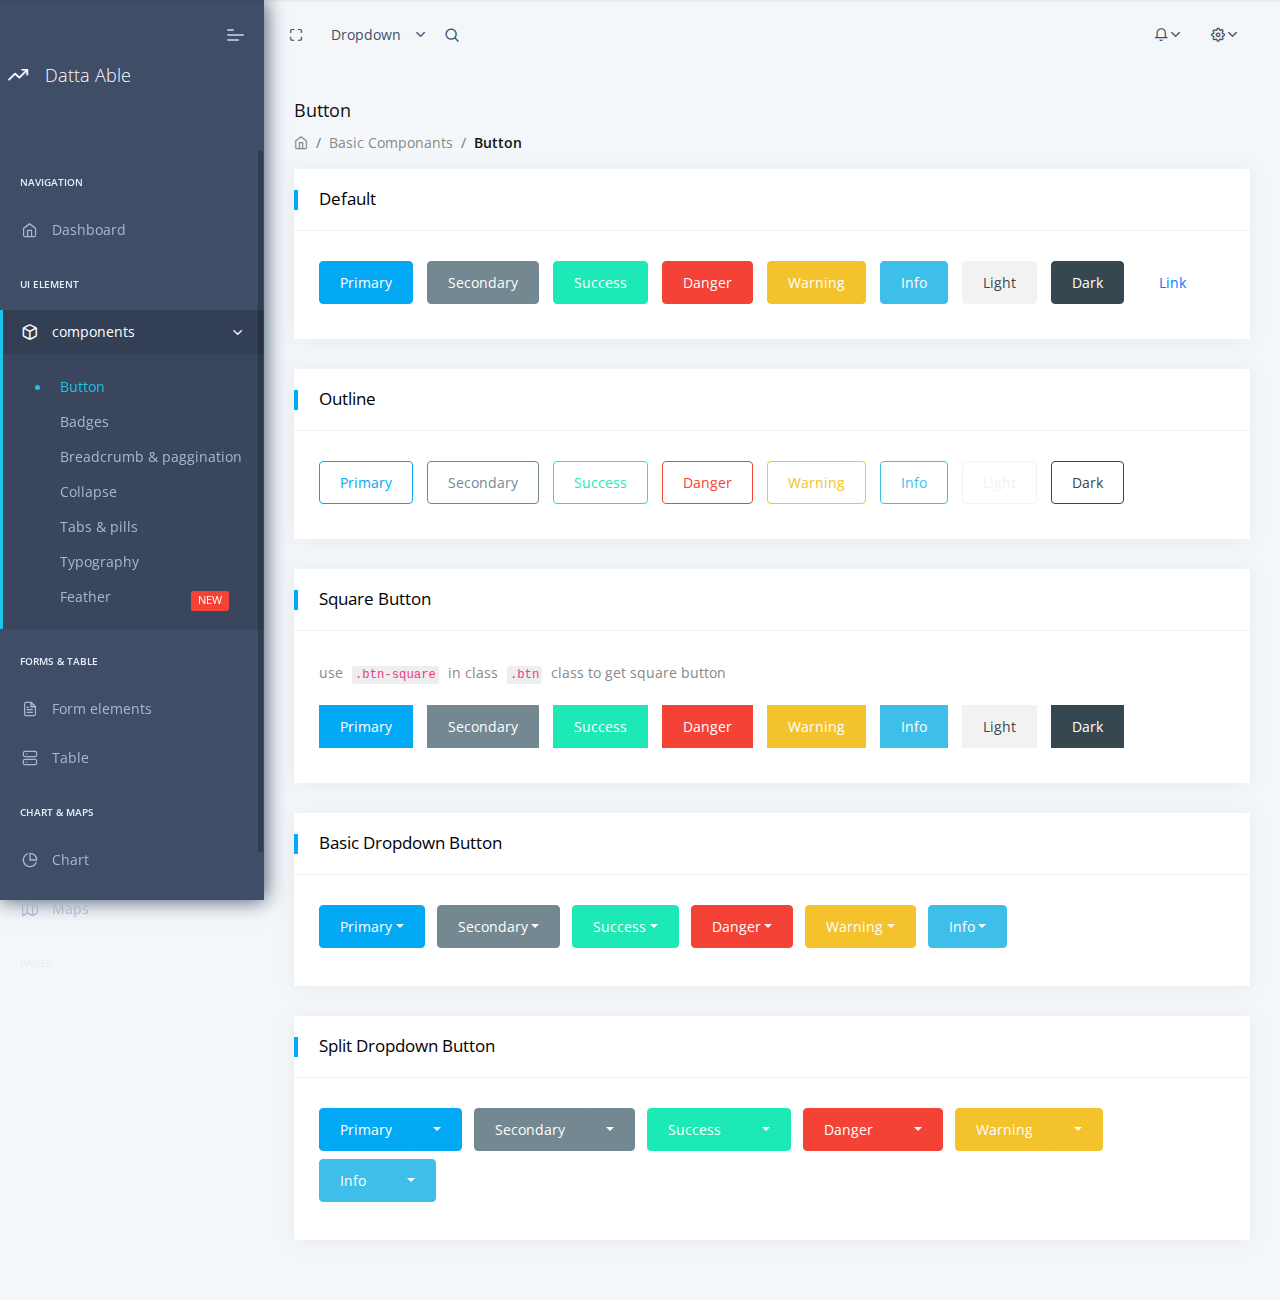
<file: bc_button.html>
<!DOCTYPE html>
<html lang="en">

<head>
    <title>INTEGRITATU</title>
    <!-- HTML5 Shim and Respond.js IE10 support of HTML5 elements and media queries -->
    <!-- WARNING: Respond.js doesn't work if you view the page via file:// -->
    <!--[if lt IE 10]>
		<script src="https://oss.maxcdn.com/libs/html5shiv/3.7.0/html5shiv.js"></script>
		<script src="https://oss.maxcdn.com/libs/respond.js/1.4.2/respond.min.js"></script>
		<![endif]-->
    <!-- Meta -->
    <meta charset="utf-8">
    <meta name="viewport" content="width=device-width, initial-scale=1.0, user-scalable=0, minimal-ui">
    <meta http-equiv="X-UA-Compatible" content="IE=edge" />
    <meta name="description" content="Datta Able Bootstrap admin template made using Bootstrap 4 and it has huge amount of ready made feature, UI components, pages which completely fulfills any dashboard needs." />
    <meta name="keywords" content="admin templates, bootstrap admin templates, bootstrap 4, dashboard, dashboard templets, sass admin templets, html admin templates, responsive, bootstrap admin templates free download,premium bootstrap admin templates, datta able, datta able bootstrap admin template, free admin theme, free dashboard template"/>
    <meta name="author" content="CodedThemes"/>

    <!-- Favicon icon -->
    <link rel="icon" href="assets/images/favicon.ico" type="image/x-icon">
    <!-- fontawesome icon -->
    <link rel="stylesheet" href="assets/fonts/fontawesome/css/fontawesome-all.min.css">
    <!-- animation css -->
    <link rel="stylesheet" href="assets/plugins/animation/css/animate.min.css">
    <!-- vendor css -->
    <link rel="stylesheet" href="assets/css/style.css">

</head>

<body>
    <!-- [ Pre-loader ] start -->
    <div class="loader-bg">
        <div class="loader-track">
            <div class="loader-fill"></div>
        </div>
    </div>
    <!-- [ Pre-loader ] End -->

    <!-- [ navigation menu ] start -->
    <nav class="pcoded-navbar">
        <div class="navbar-wrapper">
            <div class="navbar-brand header-logo">
               <a href="index.html" class="b-brand">
                   <div class="b-bg">
                       <i class="feather icon-trending-up"></i>
                   </div>
                   <span class="b-title">Datta Able</span>
               </a>
               <a class="mobile-menu" id="mobile-collapse" href="javascript:"><span></span></a>
           </div>
            <div class="navbar-content scroll-div">
                <ul class="nav pcoded-inner-navbar">
                    <li class="nav-item pcoded-menu-caption">
                        <label>Navigation</label>
                    </li>
                    <li data-username="dashboard Default Ecommerce CRM Analytics Crypto Project" class="nav-item">
                        <a href="index.html" class="nav-link "><span class="pcoded-micon"><i class="feather icon-home"></i></span><span class="pcoded-mtext">Dashboard</span></a>
                    </li>
                    <li class="nav-item pcoded-menu-caption">
                        <label>UI Element</label>
                    </li>
                    <li data-username="basic components Button Alert Badges breadcrumb Paggination progress Tooltip popovers Carousel Cards Collapse Tabs pills Modal Grid System Typography Extra Shadows Embeds" class="nav-item pcoded-hasmenu active pcoded-trigger">
                        <a href="javascript:" class="nav-link "><span class="pcoded-micon"><i class="feather icon-box"></i></span><span class="pcoded-mtext">components</span></a>
                        <ul class="pcoded-submenu">
                            <li class="active"><a href="bc_button.html" class="">Button</a></li>
                            <li class=""><a href="bc_badges.html" class="">Badges</a></li>
                            <li class=""><a href="bc_breadcrumb-pagination.html" class="">Breadcrumb & paggination</a></li>
                            <li class=""><a href="bc_collapse.html" class="">Collapse</a></li>
                            <li class=""><a href="bc_tabs.html" class="">Tabs & pills</a></li>
                            <li class=""><a href="bc_typography.html" class="">Typography</a></li>
                            <li class=""><a href="icon-feather.html" class="">Feather<span class="pcoded-badge label label-danger">NEW</span></a></li>
                        </ul>
                    </li>
                    <li class="nav-item pcoded-menu-caption">
                        <label>Forms & table</label>
                    </li>
                    <li data-username="form elements advance componant validation masking wizard picker select" class="nav-item">
                        <a href="form_elements.html" class="nav-link "><span class="pcoded-micon"><i class="feather icon-file-text"></i></span><span class="pcoded-mtext">Form elements</span></a>
                    </li>
                    <li data-username="Table bootstrap datatable footable" class="nav-item">
                        <a href="tbl_bootstrap.html" class="nav-link "><span class="pcoded-micon"><i class="feather icon-server"></i></span><span class="pcoded-mtext">Table</span></a>
                    </li>
                    <li class="nav-item pcoded-menu-caption">
                        <label>Chart & Maps</label>
                    </li>
                    <li data-username="Charts Morris" class="nav-item"><a href="chart-morris.html" class="nav-link "><span class="pcoded-micon"><i class="feather icon-pie-chart"></i></span><span class="pcoded-mtext">Chart</span></a></li>
                    <li data-username="Maps Google" class="nav-item"><a href="map-google.html" class="nav-link "><span class="pcoded-micon"><i class="feather icon-map"></i></span><span class="pcoded-mtext">Maps</span></a></li>
                    <li class="nav-item pcoded-menu-caption">
                        <label>Pages</label>
                    </li>
                    <li data-username="Authentication Sign up Sign in reset password Change password Personal information profile settings map form subscribe" class="nav-item pcoded-hasmenu">
                        <a href="javascript:" class="nav-link "><span class="pcoded-micon"><i class="feather icon-lock"></i></span><span class="pcoded-mtext">Authentication</span></a>
                        <ul class="pcoded-submenu">
                            <li class=""><a href="auth-signup.html" class="" target="_blank">Sign up</a></li>
                            <li class=""><a href="auth-signin.html" class="" target="_blank">Sign in</a></li>
                        </ul>
                    </li>
                    <li data-username="Sample Page" class="nav-item"><a href="sample-page.html" class="nav-link"><span class="pcoded-micon"><i class="feather icon-sidebar"></i></span><span class="pcoded-mtext">Sample page</span></a></li>
                    <li data-username="Disabled Menu" class="nav-item disabled"><a href="javascript:" class="nav-link"><span class="pcoded-micon"><i class="feather icon-power"></i></span><span class="pcoded-mtext">Disabled menu</span></a></li>
                </ul>
            </div>
        </div>
    </nav>
    <!-- [ navigation menu ] end -->

    <!-- [ Header ] start -->
    <header class="navbar pcoded-header navbar-expand-lg navbar-light">
        <div class="m-header">
            <a class="mobile-menu" id="mobile-collapse1" href="javascript:"><span></span></a>
            <a href="index.html" class="b-brand">
                   <div class="b-bg">
                       <i class="feather icon-trending-up"></i>
                   </div>
                   <span class="b-title">Datta Able</span>
               </a>
        </div>
        <a class="mobile-menu" id="mobile-header" href="javascript:">
            <i class="feather icon-more-horizontal"></i>
        </a>
        <div class="collapse navbar-collapse">
            <ul class="navbar-nav mr-auto">
                <li><a href="javascript:" class="full-screen" onclick="javascript:toggleFullScreen()"><i class="feather icon-maximize"></i></a></li>
                <li class="nav-item dropdown">
                    <a class="dropdown-toggle" href="javascript:" data-toggle="dropdown">Dropdown</a>
                    <ul class="dropdown-menu">
                        <li><a class="dropdown-item" href="javascript:">Action</a></li>
                        <li><a class="dropdown-item" href="javascript:">Another action</a></li>
                        <li><a class="dropdown-item" href="javascript:">Something else here</a></li>
                    </ul>
                </li>
                <li class="nav-item">
                    <div class="main-search">
                        <div class="input-group">
                            <input type="text" id="m-search" class="form-control" placeholder="Search . . .">
                            <a href="javascript:" class="input-group-append search-close">
                                <i class="feather icon-x input-group-text"></i>
                            </a>
                            <span class="input-group-append search-btn btn btn-primary">
                                <i class="feather icon-search input-group-text"></i>
                            </span>
                        </div>
                    </div>
                </li>
            </ul>
            <ul class="navbar-nav ml-auto">
                <li>
                    <div class="dropdown">
                        <a class="dropdown-toggle" href="javascript:" data-toggle="dropdown"><i class="icon feather icon-bell"></i></a>
                        <div class="dropdown-menu dropdown-menu-right notification">
                            <div class="noti-head">
                                <h6 class="d-inline-block m-b-0">Notifications</h6>
                                <div class="float-right">
                                    <a href="javascript:" class="m-r-10">mark as read</a>
                                    <a href="javascript:">clear all</a>
                                </div>
                            </div>
                            <ul class="noti-body">
                                <li class="n-title">
                                    <p class="m-b-0">NEW</p>
                                </li>
                                <li class="notification">
                                    <div class="media">
                                        <img class="img-radius" src="assets/images/user/avatar-1.jpg" alt="Generic placeholder image">
                                        <div class="media-body">
                                            <p><strong>John Doe</strong><span class="n-time text-muted"><i class="icon feather icon-clock m-r-10"></i>30 min</span></p>
                                            <p>New ticket Added</p>
                                        </div>
                                    </div>
                                </li>
                                <li class="n-title">
                                    <p class="m-b-0">EARLIER</p>
                                </li>
                                <li class="notification">
                                    <div class="media">
                                        <img class="img-radius" src="assets/images/user/avatar-2.jpg" alt="Generic placeholder image">
                                        <div class="media-body">
                                            <p><strong>Joseph William</strong><span class="n-time text-muted"><i class="icon feather icon-clock m-r-10"></i>30 min</span></p>
                                            <p>Prchace New Theme and make payment</p>
                                        </div>
                                    </div>
                                </li>
                                <li class="notification">
                                    <div class="media">
                                        <img class="img-radius" src="assets/images/user/avatar-3.jpg" alt="Generic placeholder image">
                                        <div class="media-body">
                                            <p><strong>Sara Soudein</strong><span class="n-time text-muted"><i class="icon feather icon-clock m-r-10"></i>30 min</span></p>
                                            <p>currently login</p>
                                        </div>
                                    </div>
                                </li>
                            </ul>
                            <div class="noti-footer">
                                <a href="javascript:">show all</a>
                            </div>
                        </div>
                    </div>
                </li>
                <li>
                    <div class="dropdown drp-user">
                        <a href="javascript:" class="dropdown-toggle" data-toggle="dropdown">
                            <i class="icon feather icon-settings"></i>
                        </a>
                        <div class="dropdown-menu dropdown-menu-right profile-notification">
                            <div class="pro-head">
                                <img src="assets/images/user/avatar-1.jpg" class="img-radius" alt="User-Profile-Image">
                                <span>John Doe</span>
                                <a href="auth-signin.html" class="dud-logout" title="Logout">
                                    <i class="feather icon-log-out"></i>
                                </a>
                            </div>
                            <ul class="pro-body">
                                <li><a href="javascript:" class="dropdown-item"><i class="feather icon-settings"></i> Settings</a></li>
                                <li><a href="javascript:" class="dropdown-item"><i class="feather icon-user"></i> Profile</a></li>
                                <li><a href="message.html" class="dropdown-item"><i class="feather icon-mail"></i> My Messages</a></li>
                                <li><a href="auth-signin.html" class="dropdown-item"><i class="feather icon-lock"></i> Lock Screen</a></li>
                            </ul>
                        </div>
                    </div>
                </li>
            </ul>
        </div>
    </header>
    <!-- [ Header ] end -->

    <!-- [ Main Content ] start -->
    <div class="pcoded-main-container">
        <div class="pcoded-wrapper">
            <div class="pcoded-content">
                <div class="pcoded-inner-content">
                    <!-- [ breadcrumb ] start -->
                    <div class="page-header">
                        <div class="page-block">
                            <div class="row align-items-center">
                                <div class="col-md-12">
                                    <div class="page-header-title">
                                        <h5 class="m-b-10">Button</h5>
                                    </div>
                                    <ul class="breadcrumb">
                                        <li class="breadcrumb-item"><a href="index.html"><i class="feather icon-home"></i></a></li>
                                        <li class="breadcrumb-item"><a href="javascript:">Basic Componants</a></li>
                                        <li class="breadcrumb-item"><a href="javascript:">Button</a></li>
                                    </ul>
                                </div>
                            </div>
                        </div>
                    </div>
                    <!-- [ breadcrumb ] end -->
                    <div class="main-body">
                        <div class="page-wrapper">
                            <!-- [ Main Content ] start -->
                            <div class="row">
                                <div class="col-sm-12">
                                    <div class="card">
                                        <div class="card-header">
                                            <h5>Default</h5>
                                        </div>
                                        <div class="card-block">
                                            <button type="button" class="btn btn-primary" title="btn btn-primary" data-toggle="tooltip">Primary</button>
                                            <button type="button" class="btn btn-secondary" title="btn btn-secondary" data-toggle="tooltip">Secondary</button>
                                            <button type="button" class="btn btn-success" title="btn btn-success" data-toggle="tooltip">Success</button>
                                            <button type="button" class="btn btn-danger" title="btn btn-danger" data-toggle="tooltip">Danger</button>
                                            <button type="button" class="btn btn-warning" title="btn btn-warning" data-toggle="tooltip">Warning</button>
                                            <button type="button" class="btn btn-info" title="btn btn-info" data-toggle="tooltip">Info</button>
                                            <button type="button" class="btn btn-light" title="btn btn-light" data-toggle="tooltip">Light</button>
                                            <button type="button" class="btn btn-dark" title="btn btn-dark" data-toggle="tooltip">Dark</button>
                                            <button type="button" class="btn btn-link" title="btn btn-link" data-toggle="tooltip">Link</button>
                                        </div>
                                    </div>
                                </div>
                                <div class="col-sm-12">
                                    <div class="card">
                                        <div class="card-header">
                                            <h5>Outline</h5>
                                        </div>
                                        <div class="card-block">
                                            <button type="button" class="btn btn-outline-primary" title="btn btn-outline-primary" data-toggle="tooltip">Primary</button>
                                            <button type="button" class="btn btn-outline-secondary" title="btn btn-outline-secondary" data-toggle="tooltip">Secondary</button>
                                            <button type="button" class="btn btn-outline-success" title="btn btn-outline-success" data-toggle="tooltip">Success</button>
                                            <button type="button" class="btn btn-outline-danger" title="btn btn-outline-danger" data-toggle="tooltip">Danger</button>
                                            <button type="button" class="btn btn-outline-warning" title="btn btn-outline-warning" data-toggle="tooltip">Warning</button>
                                            <button type="button" class="btn btn-outline-info" title="btn btn-outline-info" data-toggle="tooltip">Info</button>
                                            <button type="button" class="btn btn-outline-light" title="btn btn-outline-light" data-toggle="tooltip">Light</button>
                                            <button type="button" class="btn btn-outline-dark" title="btn btn-outline-dark" data-toggle="tooltip">Dark</button>
                                        </div>
                                    </div>
                                </div>
                                <div class="col-sm-12">
                                    <div class="card">
                                        <div class="card-header">
                                            <h5>Square Button</h5>
                                        </div>
                                        <div class="card-block">
                                            <p>use <code>.btn-square</code> in class <code>.btn</code> class to get square button</p>
                                            <button type="button" class="btn btn-square btn-primary">Primary</button>
                                            <button type="button" class="btn btn-square btn-secondary">Secondary</button>
                                            <button type="button" class="btn btn-square btn-success">Success</button>
                                            <button type="button" class="btn btn-square btn-danger">Danger</button>
                                            <button type="button" class="btn btn-square btn-warning">Warning</button>
                                            <button type="button" class="btn btn-square btn-info">Info</button>
                                            <button type="button" class="btn btn-square btn-light">Light</button>
                                            <button type="button" class="btn btn-square btn-dark">Dark</button>
                                        </div>
                                    </div>
                                </div>
                            </div>
                            <div class="row">
                                <div class="col-md-12">
                                    <div class="card">
                                        <div class="card-header">
                                            <h5>Basic Dropdown Button</h5>
                                        </div>
                                        <div class="card-block">
                                            <div class="btn-group mb-2 mr-2">
                                                <button class="btn btn-primary dropdown-toggle" type="button" data-toggle="dropdown" aria-haspopup="true" aria-expanded="false">Primary</button>
                                                <div class="dropdown-menu">
                                                    <a class="dropdown-item" href="#!">Action</a>
                                                    <a class="dropdown-item" href="#!">Another action</a>
                                                    <a class="dropdown-item" href="#!">Something else here</a>
                                                </div>
                                            </div>
                                            <div class="btn-group mb-2 mr-2">
                                                <button class="btn btn-secondary dropdown-toggle" type="button" data-toggle="dropdown" aria-haspopup="true" aria-expanded="false">Secondary</button>
                                                <div class="dropdown-menu">
                                                    <a class="dropdown-item" href="#!">Action</a>
                                                    <a class="dropdown-item" href="#!">Another action</a>
                                                    <a class="dropdown-item" href="#!">Something else here</a>
                                                </div>
                                            </div>
                                            <div class="btn-group mb-2 mr-2">
                                                <button class="btn btn-success dropdown-toggle" type="button" data-toggle="dropdown" aria-haspopup="true" aria-expanded="false">Success</button>
                                                <div class="dropdown-menu">
                                                    <a class="dropdown-item" href="#!">Action</a>
                                                    <a class="dropdown-item" href="#!">Another action</a>
                                                    <a class="dropdown-item" href="#!">Something else here</a>
                                                </div>
                                            </div>
                                            <div class="btn-group mb-2 mr-2">
                                                <button class="btn btn-danger dropdown-toggle" type="button" data-toggle="dropdown" aria-haspopup="true" aria-expanded="false">Danger</button>
                                                <div class="dropdown-menu">
                                                    <a class="dropdown-item" href="#!">Action</a>
                                                    <a class="dropdown-item" href="#!">Another action</a>
                                                    <a class="dropdown-item" href="#!">Something else here</a>
                                                </div>
                                            </div>
                                            <div class="btn-group mb-2 mr-2">
                                                <button class="btn btn-warning dropdown-toggle" type="button" data-toggle="dropdown" aria-haspopup="true" aria-expanded="false">Warning</button>
                                                <div class="dropdown-menu">
                                                    <a class="dropdown-item" href="#!">Action</a>
                                                    <a class="dropdown-item" href="#!">Another action</a>
                                                    <a class="dropdown-item" href="#!">Something else here</a>
                                                </div>
                                            </div>
                                            <div class="btn-group mb-2 mr-2">
                                                <button class="btn btn-info dropdown-toggle" type="button" data-toggle="dropdown" aria-haspopup="true" aria-expanded="false">Info</button>
                                                <div class="dropdown-menu">
                                                    <a class="dropdown-item" href="#!">Action</a>
                                                    <a class="dropdown-item" href="#!">Another action</a>
                                                    <a class="dropdown-item" href="#!">Something else here</a>
                                                </div>
                                            </div>
                                        </div>
                                    </div>
                                </div>
                                <div class="col-md-12">
                                    <div class="card">
                                        <div class="card-header">
                                            <h5>Split Dropdown Button</h5>
                                        </div>
                                        <div class="card-block">
                                            <!-- Example split danger button -->
                                            <div class="btn-group mb-2 mr-2">
                                                <button type="button" class="btn btn-primary">Primary</button>
                                                <button type="button" class="btn btn-primary dropdown-toggle dropdown-toggle-split" data-toggle="dropdown" aria-haspopup="true" aria-expanded="false"><span class="sr-only">Toggle Dropdown</span></button>
                                                <div class="dropdown-menu">
                                                    <a class="dropdown-item" href="#!">Action</a>
                                                    <a class="dropdown-item" href="#!">Another action</a>
                                                    <a class="dropdown-item" href="#!">Something else here</a>
                                                    <div class="dropdown-divider"></div>
                                                    <a class="dropdown-item" href="#!">Separated link</a>
                                                </div>
                                            </div>
                                            <div class="btn-group mb-2 mr-2">
                                                <button type="button" class="btn btn-secondary">Secondary</button>
                                                <button type="button" class="btn btn-secondary dropdown-toggle dropdown-toggle-split" data-toggle="dropdown" aria-haspopup="true" aria-expanded="false"><span class="sr-only">Toggle Dropdown</span></button>
                                                <div class="dropdown-menu">
                                                    <a class="dropdown-item" href="#!">Action</a>
                                                    <a class="dropdown-item" href="#!">Another action</a>
                                                    <a class="dropdown-item" href="#!">Something else here</a>
                                                    <div class="dropdown-divider"></div>
                                                    <a class="dropdown-item" href="#!">Separated link</a>
                                                </div>
                                            </div>
                                            <div class="btn-group mb-2 mr-2">
                                                <button type="button" class="btn btn-success">Success</button>
                                                <button type="button" class="btn btn-success dropdown-toggle dropdown-toggle-split" data-toggle="dropdown" aria-haspopup="true" aria-expanded="false"><span class="sr-only">Toggle Dropdown</span></button>
                                                <div class="dropdown-menu">
                                                    <a class="dropdown-item" href="#!">Action</a>
                                                    <a class="dropdown-item" href="#!">Another action</a>
                                                    <a class="dropdown-item" href="#!">Something else here</a>
                                                    <div class="dropdown-divider"></div>
                                                    <a class="dropdown-item" href="#!">Separated link</a>
                                                </div>
                                            </div>
                                            <div class="btn-group mb-2 mr-2">
                                                <button type="button" class="btn btn-danger">Danger</button>
                                                <button type="button" class="btn btn-danger dropdown-toggle dropdown-toggle-split" data-toggle="dropdown" aria-haspopup="true" aria-expanded="false"><span class="sr-only">Toggle Dropdown</span></button>
                                                <div class="dropdown-menu">
                                                    <a class="dropdown-item" href="#!">Action</a>
                                                    <a class="dropdown-item" href="#!">Another action</a>
                                                    <a class="dropdown-item" href="#!">Something else here</a>
                                                    <div class="dropdown-divider"></div>
                                                    <a class="dropdown-item" href="#!">Separated link</a>
                                                </div>
                                            </div>
                                            <div class="btn-group mb-2 mr-2">
                                                <button type="button" class="btn btn-warning">Warning</button>
                                                <button type="button" class="btn btn-warning dropdown-toggle dropdown-toggle-split" data-toggle="dropdown" aria-haspopup="true" aria-expanded="false"><span class="sr-only">Toggle Dropdown</span></button>
                                                <div class="dropdown-menu">
                                                    <a class="dropdown-item" href="#!">Action</a>
                                                    <a class="dropdown-item" href="#!">Another action</a>
                                                    <a class="dropdown-item" href="#!">Something else here</a>
                                                    <div class="dropdown-divider"></div>
                                                    <a class="dropdown-item" href="#!">Separated link</a>
                                                </div>
                                            </div>
                                            <div class="btn-group mb-2 mr-2">
                                                <button type="button" class="btn btn-info">Info</button>
                                                <button type="button" class="btn btn-info dropdown-toggle dropdown-toggle-split" data-toggle="dropdown" aria-haspopup="true" aria-expanded="false"><span class="sr-only">Toggle Dropdown</span></button>
                                                <div class="dropdown-menu">
                                                    <a class="dropdown-item" href="#!">Action</a>
                                                    <a class="dropdown-item" href="#!">Another action</a>
                                                    <a class="dropdown-item" href="#!">Something else here</a>
                                                    <div class="dropdown-divider"></div>
                                                    <a class="dropdown-item" href="#!">Separated link</a>
                                                </div>
                                            </div>
                                        </div>
                                    </div>
                                </div>
                            </div>
                        </div>
                    </div>
                </div>
            </div>
        </div>
    </div>
    <!-- [ Main Content ] end -->

    <!-- Warning Section Starts -->
    <!-- Older IE warning message -->
    <!--[if lt IE 11]>
        <div class="ie-warning">
            <h1>Warning!!</h1>
            <p>You are using an outdated version of Internet Explorer, please upgrade
               <br/>to any of the following web browsers to access this website.
            </p>
            <div class="iew-container">
                <ul class="iew-download">
                    <li>
                        <a href="http://www.google.com/chrome/">
                            <img src="assets/images/browser/chrome.png" alt="Chrome">
                            <div>Chrome</div>
                        </a>
                    </li>
                    <li>
                        <a href="https://www.mozilla.org/en-US/firefox/new/">
                            <img src="assets/images/browser/firefox.png" alt="Firefox">
                            <div>Firefox</div>
                        </a>
                    </li>
                    <li>
                        <a href="http://www.opera.com">
                            <img src="assets/images/browser/opera.png" alt="Opera">
                            <div>Opera</div>
                        </a>
                    </li>
                    <li>
                        <a href="https://www.apple.com/safari/">
                            <img src="assets/images/browser/safari.png" alt="Safari">
                            <div>Safari</div>
                        </a>
                    </li>
                    <li>
                        <a href="http://windows.microsoft.com/en-us/internet-explorer/download-ie">
                            <img src="assets/images/browser/ie.png" alt="">
                            <div>IE (11 & above)</div>
                        </a>
                    </li>
                </ul>
            </div>
            <p>Sorry for the inconvenience!</p>
        </div>
    <![endif]-->
    <!-- Warning Section Ends -->

    <!-- Required Js -->
<script src="assets/js/vendor-all.min.js"></script>
	<script src="assets/plugins/bootstrap/js/bootstrap.min.js"></script>
    <script src="assets/js/pcoded.min.js"></script>


</body>
</html>
</file>
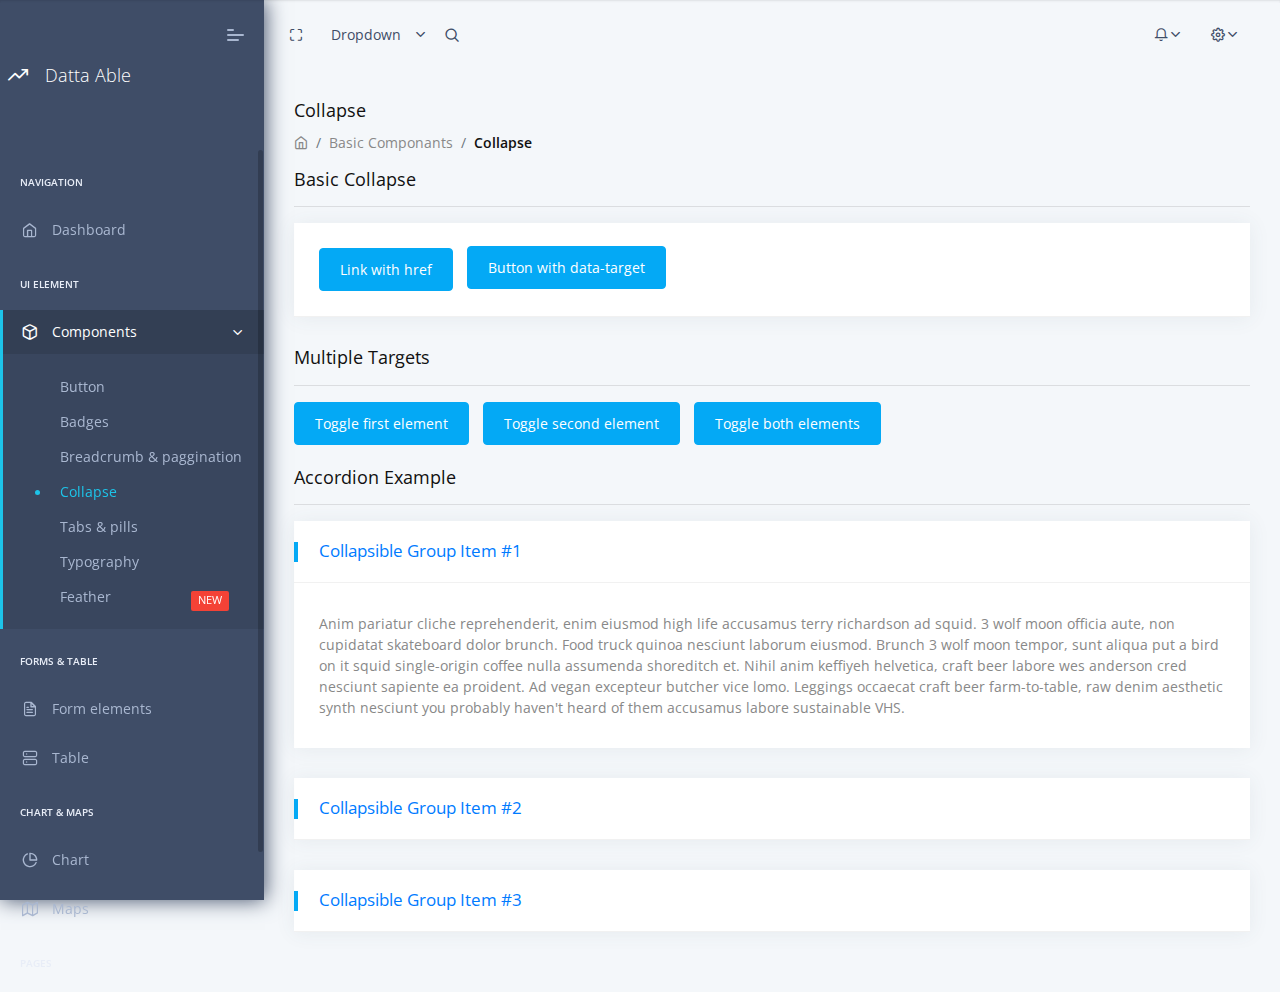
<file: bc_collapse.html>
<!DOCTYPE html>
<html lang="en">

<head>
    <title>Datta Able Free Bootstrap 4 Admin Template</title>
    <!-- HTML5 Shim and Respond.js IE10 support of HTML5 elements and media queries -->
    <!-- WARNING: Respond.js doesn't work if you view the page via file:// -->
    <!--[if lt IE 10]>
		<script src="https://oss.maxcdn.com/libs/html5shiv/3.7.0/html5shiv.js"></script>
		<script src="https://oss.maxcdn.com/libs/respond.js/1.4.2/respond.min.js"></script>
		<![endif]-->
    <!-- Meta -->
    <meta charset="utf-8">
    <meta name="viewport" content="width=device-width, initial-scale=1.0, user-scalable=0, minimal-ui">
    <meta http-equiv="X-UA-Compatible" content="IE=edge" />
    <meta name="description" content="Datta Able Bootstrap admin template made using Bootstrap 4 and it has huge amount of ready made feature, UI components, pages which completely fulfills any dashboard needs." />
    <meta name="keywords" content="admin templates, bootstrap admin templates, bootstrap 4, dashboard, dashboard templets, sass admin templets, html admin templates, responsive, bootstrap admin templates free download,premium bootstrap admin templates, datta able, datta able bootstrap admin template, free admin theme, free dashboard template"/>
    <meta name="author" content="CodedThemes"/>

    <!-- Favicon icon -->
    <link rel="icon" href="assets/images/favicon.ico" type="image/x-icon">
    <!-- fontawesome icon -->
    <link rel="stylesheet" href="assets/fonts/fontawesome/css/fontawesome-all.min.css">
    <!-- animation css -->
    <link rel="stylesheet" href="assets/plugins/animation/css/animate.min.css">
    <!-- vendor css -->
    <link rel="stylesheet" href="assets/css/style.css">

</head>

<body>
    <!-- [ Pre-loader ] start -->
    <div class="loader-bg">
        <div class="loader-track">
            <div class="loader-fill"></div>
        </div>
    </div>
    <!-- [ Pre-loader ] End -->

    <!-- [ navigation menu ] start -->
    <nav class="pcoded-navbar">
        <div class="navbar-wrapper">
            <div class="navbar-brand header-logo">
               <a href="index.html" class="b-brand">
                   <div class="b-bg">
                       <i class="feather icon-trending-up"></i>
                   </div>
                   <span class="b-title">Datta Able</span>
               </a>
               <a class="mobile-menu" id="mobile-collapse" href="javascript:"><span></span></a>
           </div>
            <div class="navbar-content scroll-div">
                <ul class="nav pcoded-inner-navbar">
                    <li class="nav-item pcoded-menu-caption">
                        <label>Navigation</label>
                    </li>
                    <li data-username="dashboard Default Ecommerce CRM Analytics Crypto Project" class="nav-item">
                        <a href="index.html" class="nav-link "><span class="pcoded-micon"><i class="feather icon-home"></i></span><span class="pcoded-mtext">Dashboard</span></a>
                    </li>
                    <li class="nav-item pcoded-menu-caption">
                        <label>UI Element</label>
                    </li>
                    <li data-username="basic components Button Alert Badges breadcrumb Paggination progress Tooltip popovers Carousel Cards Collapse Tabs pills Modal Grid System Typography Extra Shadows Embeds" class="nav-item pcoded-hasmenu active pcoded-trigger">
                        <a href="javascript:" class="nav-link "><span class="pcoded-micon"><i class="feather icon-box"></i></span><span class="pcoded-mtext">Components</span></a>
                        <ul class="pcoded-submenu">
                            <li class=""><a href="bc_button.html" class="">Button</a></li>
                            <li class=""><a href="bc_badges.html" class="">Badges</a></li>
                            <li class=""><a href="bc_breadcrumb-pagination.html" class="">Breadcrumb & paggination</a></li>
                            <li class="active"><a href="bc_collapse.html" class="">Collapse</a></li>
                            <li class=""><a href="bc_tabs.html" class="">Tabs & pills</a></li>
                            <li class=""><a href="bc_typography.html" class="">Typography</a></li>
                            <li class=""><a href="icon-feather.html" class="">Feather<span class="pcoded-badge label label-danger">NEW</span></a></li>
                        </ul>
                    </li>
                    <li class="nav-item pcoded-menu-caption">
                        <label>Forms & table</label>
                    </li>
                    <li data-username="form elements advance componant validation masking wizard picker select" class="nav-item">
                        <a href="form_elements.html" class="nav-link "><span class="pcoded-micon"><i class="feather icon-file-text"></i></span><span class="pcoded-mtext">Form elements</span></a>
                    </li>
                    <li data-username="Table bootstrap datatable footable" class="nav-item">
                        <a href="tbl_bootstrap.html" class="nav-link "><span class="pcoded-micon"><i class="feather icon-server"></i></span><span class="pcoded-mtext">Table</span></a>
                    </li>
                    <li class="nav-item pcoded-menu-caption">
                        <label>Chart & Maps</label>
                    </li>
                    <li data-username="Charts Morris" class="nav-item"><a href="chart-morris.html" class="nav-link "><span class="pcoded-micon"><i class="feather icon-pie-chart"></i></span><span class="pcoded-mtext">Chart</span></a></li>
                    <li data-username="Maps Google" class="nav-item"><a href="map-google.html" class="nav-link "><span class="pcoded-micon"><i class="feather icon-map"></i></span><span class="pcoded-mtext">Maps</span></a></li>
                    <li class="nav-item pcoded-menu-caption">
                        <label>Pages</label>
                    </li>
                    <li data-username="Authentication Sign up Sign in reset password Change password Personal information profile settings map form subscribe" class="nav-item pcoded-hasmenu">
                        <a href="javascript:" class="nav-link "><span class="pcoded-micon"><i class="feather icon-lock"></i></span><span class="pcoded-mtext">Authentication</span></a>
                        <ul class="pcoded-submenu">
                            <li class=""><a href="auth-signup.html" class="" target="_blank">Sign up</a></li>
                            <li class=""><a href="auth-signin.html" class="" target="_blank">Sign in</a></li>
                        </ul>
                    </li>
                    <li data-username="Sample Page" class="nav-item"><a href="sample-page.html" class="nav-link"><span class="pcoded-micon"><i class="feather icon-sidebar"></i></span><span class="pcoded-mtext">Sample page</span></a></li>
                    <li data-username="Disabled Menu" class="nav-item disabled"><a href="javascript:" class="nav-link"><span class="pcoded-micon"><i class="feather icon-power"></i></span><span class="pcoded-mtext">Disabled menu</span></a></li>
                </ul>
            </div>
        </div>
    </nav>
    <!-- [ navigation menu ] end -->

    <!-- [ Header ] start -->
    <header class="navbar pcoded-header navbar-expand-lg navbar-light">
        <div class="m-header">
            <a class="mobile-menu" id="mobile-collapse1" href="javascript:"><span></span></a>
            <a href="index.html" class="b-brand">
                   <div class="b-bg">
                       <i class="feather icon-trending-up"></i>
                   </div>
                   <span class="b-title">Datta Able</span>
               </a>
        </div>
        <a class="mobile-menu" id="mobile-header" href="javascript:">
            <i class="feather icon-more-horizontal"></i>
        </a>
        <div class="collapse navbar-collapse">
            <ul class="navbar-nav mr-auto">
                <li><a href="javascript:" class="full-screen" onclick="javascript:toggleFullScreen()"><i class="feather icon-maximize"></i></a></li>
                <li class="nav-item dropdown">
                    <a class="dropdown-toggle" href="javascript:" data-toggle="dropdown">Dropdown</a>
                    <ul class="dropdown-menu">
                        <li><a class="dropdown-item" href="javascript:">Action</a></li>
                        <li><a class="dropdown-item" href="javascript:">Another action</a></li>
                        <li><a class="dropdown-item" href="javascript:">Something else here</a></li>
                    </ul>
                </li>
                <li class="nav-item">
                    <div class="main-search">
                        <div class="input-group">
                            <input type="text" id="m-search" class="form-control" placeholder="Search . . .">
                            <a href="javascript:" class="input-group-append search-close">
                                <i class="feather icon-x input-group-text"></i>
                            </a>
                            <span class="input-group-append search-btn btn btn-primary">
                                <i class="feather icon-search input-group-text"></i>
                            </span>
                        </div>
                    </div>
                </li>
            </ul>
            <ul class="navbar-nav ml-auto">
                <li>
                    <div class="dropdown">
                        <a class="dropdown-toggle" href="javascript:" data-toggle="dropdown"><i class="icon feather icon-bell"></i></a>
                        <div class="dropdown-menu dropdown-menu-right notification">
                            <div class="noti-head">
                                <h6 class="d-inline-block m-b-0">Notifications</h6>
                                <div class="float-right">
                                    <a href="javascript:" class="m-r-10">mark as read</a>
                                    <a href="javascript:">clear all</a>
                                </div>
                            </div>
                            <ul class="noti-body">
                                <li class="n-title">
                                    <p class="m-b-0">NEW</p>
                                </li>
                                <li class="notification">
                                    <div class="media">
                                        <img class="img-radius" src="assets/images/user/avatar-1.jpg" alt="Generic placeholder image">
                                        <div class="media-body">
                                            <p><strong>John Doe</strong><span class="n-time text-muted"><i class="icon feather icon-clock m-r-10"></i>30 min</span></p>
                                            <p>New ticket Added</p>
                                        </div>
                                    </div>
                                </li>
                                <li class="n-title">
                                    <p class="m-b-0">EARLIER</p>
                                </li>
                                <li class="notification">
                                    <div class="media">
                                        <img class="img-radius" src="assets/images/user/avatar-2.jpg" alt="Generic placeholder image">
                                        <div class="media-body">
                                            <p><strong>Joseph William</strong><span class="n-time text-muted"><i class="icon feather icon-clock m-r-10"></i>30 min</span></p>
                                            <p>Prchace New Theme and make payment</p>
                                        </div>
                                    </div>
                                </li>
                                <li class="notification">
                                    <div class="media">
                                        <img class="img-radius" src="assets/images/user/avatar-3.jpg" alt="Generic placeholder image">
                                        <div class="media-body">
                                            <p><strong>Sara Soudein</strong><span class="n-time text-muted"><i class="icon feather icon-clock m-r-10"></i>30 min</span></p>
                                            <p>currently login</p>
                                        </div>
                                    </div>
                                </li>
                            </ul>
                            <div class="noti-footer">
                                <a href="javascript:">show all</a>
                            </div>
                        </div>
                    </div>
                </li>
                <li>
                    <div class="dropdown drp-user">
                        <a href="javascript:" class="dropdown-toggle" data-toggle="dropdown">
                            <i class="icon feather icon-settings"></i>
                        </a>
                        <div class="dropdown-menu dropdown-menu-right profile-notification">
                            <div class="pro-head">
                                <img src="assets/images/user/avatar-1.jpg" class="img-radius" alt="User-Profile-Image">
                                <span>John Doe</span>
                                <a href="auth-signin.html" class="dud-logout" title="Logout">
                                    <i class="feather icon-log-out"></i>
                                </a>
                            </div>
                            <ul class="pro-body">
                                <li><a href="javascript:" class="dropdown-item"><i class="feather icon-settings"></i> Settings</a></li>
                                <li><a href="javascript:" class="dropdown-item"><i class="feather icon-user"></i> Profile</a></li>
                                <li><a href="message.html" class="dropdown-item"><i class="feather icon-mail"></i> My Messages</a></li>
                                <li><a href="auth-signin.html" class="dropdown-item"><i class="feather icon-lock"></i> Lock Screen</a></li>
                            </ul>
                        </div>
                    </div>
                </li>
            </ul>
        </div>
    </header>
    <!-- [ Header ] end -->

    <!-- [ Main Content ] start -->
    <div class="pcoded-main-container">
        <div class="pcoded-wrapper">
            <div class="pcoded-content">
                <div class="pcoded-inner-content">
                    <!-- [ breadcrumb ] start -->
                    <div class="page-header">
                        <div class="page-block">
                            <div class="row align-items-center">
                                <div class="col-md-12">
                                    <div class="page-header-title">
                                        <h5 class="m-b-10">Collapse</h5>
                                    </div>
                                    <ul class="breadcrumb">
                                        <li class="breadcrumb-item"><a href="index.html"><i class="feather icon-home"></i></a></li>
                                        <li class="breadcrumb-item"><a href="javascript:">Basic Componants</a></li>
                                        <li class="breadcrumb-item"><a href="javascript:">Collapse</a></li>
                                    </ul>
                                </div>
                            </div>
                        </div>
                    </div>
                    <!-- [ breadcrumb ] end -->
                    <div class="main-body">
                        <div class="page-wrapper">
                            <!-- [ Main Content ] start -->
                            <div class="row">
                                <!-- [ collapse ] start -->
                                <div class="col-sm-12">
                                    <h5 class="mb-3">Basic Collapse</h5>
                                    <hr>
                                    <div class="card">
                                        <div class="card-header">
                                            <a class="btn btn-primary m-t-5" data-toggle="collapse" href="#collapseExample" role="button" aria-expanded="false" aria-controls="collapseExample">Link with href</a>
                                            <button class="btn btn-primary" type="button" data-toggle="collapse" data-target="#collapseExample" aria-expanded="false" aria-controls="collapseExample">Button with data-target</button>
                                        </div>
                                        <div class="collapse" id="collapseExample">
                                        <div class="card-body">
                                                <p class="mb-0">Anim pariatur cliche reprehenderit, enim eiusmod high life accusamus terry richardson ad squid. Nihil anim keffiyeh helvetica, craft beer labore wes anderson cred nesciunt sapiente ea proident.</p>
                                            </div>
                                        </div>
                                    </div>
                                </div>
                                <div class="col-sm-12 mb-3">
                                    <h5 class="mb-3">Multiple Targets</h5>
                                    <hr>
                                    <a class="btn btn-primary" data-toggle="collapse" href="#multiCollapseExample1" role="button" aria-expanded="false" aria-controls="multiCollapseExample1">Toggle first element</a>
                                    <button class="btn btn-primary" type="button" data-toggle="collapse" data-target="#multiCollapseExample2" aria-expanded="false" aria-controls="multiCollapseExample2">Toggle second element</button>
                                    <button class="btn btn-primary" type="button" data-toggle="collapse" data-target=".multi-collapse" aria-expanded="false" aria-controls="multiCollapseExample1 multiCollapseExample2">Toggle both elements</button>
                                    <div class="row">
                                        <div class="col">
                                            <div class="collapse multi-collapse mt-2" id="multiCollapseExample1">
                                                <div class="card">
                                                    <div class="card-body">
                                                        <p class="mb-0">Anim pariatur cliche reprehenderit, enim eiusmod high life accusamus terry richardson ad squid. Nihil anim keffiyeh helvetica, craft beer labore wes anderson cred nesciunt sapiente ea
                                                            proident.</p>
                                                    </div>
                                                </div>
                                            </div>
                                        </div>
                                        <div class="col">
                                            <div class="collapse multi-collapse mt-2" id="multiCollapseExample2">
                                                <div class="card">
                                                    <div class="card-body">
                                                        <p class="mb-0">Anim pariatur cliche reprehenderit, enim eiusmod high life accusamus terry richardson ad squid. Nihil anim keffiyeh helvetica, craft beer labore wes anderson cred nesciunt sapiente ea
                                                            proident.</p>
                                                    </div>
                                                </div>
                                            </div>
                                        </div>
                                    </div>
                                </div>
                                <div class="col-sm-12">
                                    <h5 class="mb-3">Accordion Example</h5>
                                    <hr>
                                    <div class="accordion" id="accordionExample">
                                        <div class="card">
                                            <div class="card-header" id="headingOne">
                                                <h5 class="mb-0"><a href="#!" data-toggle="collapse" data-target="#collapseOne" aria-expanded="true" aria-controls="collapseOne">Collapsible Group Item #1</a></h5>
                                            </div>
                                            <div id="collapseOne" class=" card-body collapse show" aria-labelledby="headingOne" data-parent="#accordionExample">
                                                Anim pariatur cliche reprehenderit, enim eiusmod high life accusamus terry richardson ad squid. 3 wolf moon officia aute, non cupidatat skateboard dolor brunch. Food truck quinoa nesciunt laborum
                                                eiusmod. Brunch 3 wolf moon tempor, sunt aliqua put a bird on it squid single-origin coffee nulla assumenda shoreditch et. Nihil anim keffiyeh helvetica, craft beer labore wes anderson cred nesciunt
                                                sapiente ea proident. Ad vegan excepteur butcher vice lomo. Leggings occaecat craft beer farm-to-table, raw denim aesthetic synth nesciunt you probably haven't heard of them accusamus labore
                                                sustainable VHS.
                                            </div>
                                        </div>
                                        <div class="card">
                                            <div class="card-header" id="headingTwo">
                                                <h5 class="mb-0"><a href="#!" class="collapsed" data-toggle="collapse" data-target="#collapseTwo" aria-expanded="false" aria-controls="collapseTwo">Collapsible Group Item #2</a></h5>
                                            </div>
                                            <div id="collapseTwo" class="collapse card-body" aria-labelledby="headingTwo" data-parent="#accordionExample">
                                                Anim pariatur cliche reprehenderit, enim eiusmod high life accusamus terry richardson ad squid. 3 wolf moon officia aute, non cupidatat skateboard dolor brunch. Food truck quinoa nesciunt laborum
                                                eiusmod. Brunch 3 wolf moon tempor, sunt aliqua put a bird on it squid single-origin coffee nulla assumenda shoreditch et. Nihil anim keffiyeh helvetica, craft beer labore wes anderson cred nesciunt
                                                sapiente ea proident. Ad vegan excepteur butcher vice lomo. Leggings occaecat craft beer farm-to-table, raw denim aesthetic synth nesciunt you probably haven't heard of them accusamus labore
                                                sustainable VHS.
                                            </div>
                                        </div>
                                        <div class="card">
                                            <div class="card-header" id="headingThree">
                                                <h5 class="mb-0"><a href="#!" class="collapsed" data-toggle="collapse" data-target="#collapseThree" aria-expanded="false" aria-controls="collapseThree">Collapsible Group Item #3</a></h5>
                                            </div>
                                            <div id="collapseThree" class="card-body collapse" aria-labelledby="headingThree" data-parent="#accordionExample">
                                                Anim pariatur cliche reprehenderit, enim eiusmod high life accusamus terry richardson ad squid. 3 wolf moon officia aute, non cupidatat skateboard dolor brunch. Food truck quinoa nesciunt laborum
                                                eiusmod. Brunch 3 wolf moon tempor, sunt aliqua put a bird on it squid single-origin coffee nulla assumenda shoreditch et. Nihil anim keffiyeh helvetica, craft beer labore wes anderson cred nesciunt
                                                sapiente ea proident. Ad vegan excepteur butcher vice lomo. Leggings occaecat craft beer farm-to-table, raw denim aesthetic synth nesciunt you probably haven't heard of them accusamus labore
                                                sustainable VHS.
                                            </div>
                                        </div>
                                    </div>
                                </div>
                                <!-- [ collapse ] end -->
                            </div>
                            <!-- [ Main Content ] end -->
                        </div>
                    </div>
                </div>
            </div>
        </div>
    </div>
    <!-- [ Main Content ] end -->

    <!-- Warning Section Starts -->
    <!-- Older IE warning message -->
    <!--[if lt IE 11]>
        <div class="ie-warning">
            <h1>Warning!!</h1>
            <p>You are using an outdated version of Internet Explorer, please upgrade
               <br/>to any of the following web browsers to access this website.
            </p>
            <div class="iew-container">
                <ul class="iew-download">
                    <li>
                        <a href="http://www.google.com/chrome/">
                            <img src="assets/images/browser/chrome.png" alt="Chrome">
                            <div>Chrome</div>
                        </a>
                    </li>
                    <li>
                        <a href="https://www.mozilla.org/en-US/firefox/new/">
                            <img src="assets/images/browser/firefox.png" alt="Firefox">
                            <div>Firefox</div>
                        </a>
                    </li>
                    <li>
                        <a href="http://www.opera.com">
                            <img src="assets/images/browser/opera.png" alt="Opera">
                            <div>Opera</div>
                        </a>
                    </li>
                    <li>
                        <a href="https://www.apple.com/safari/">
                            <img src="assets/images/browser/safari.png" alt="Safari">
                            <div>Safari</div>
                        </a>
                    </li>
                    <li>
                        <a href="http://windows.microsoft.com/en-us/internet-explorer/download-ie">
                            <img src="assets/images/browser/ie.png" alt="">
                            <div>IE (11 & above)</div>
                        </a>
                    </li>
                </ul>
            </div>
            <p>Sorry for the inconvenience!</p>
        </div>
    <![endif]-->
    <!-- Warning Section Ends -->

    <!-- Required Js -->
<script src="assets/js/vendor-all.min.js"></script>
	<script src="assets/plugins/bootstrap/js/bootstrap.min.js"></script>
    <script src="assets/js/pcoded.min.js"></script>


</body>
</html>
</file>
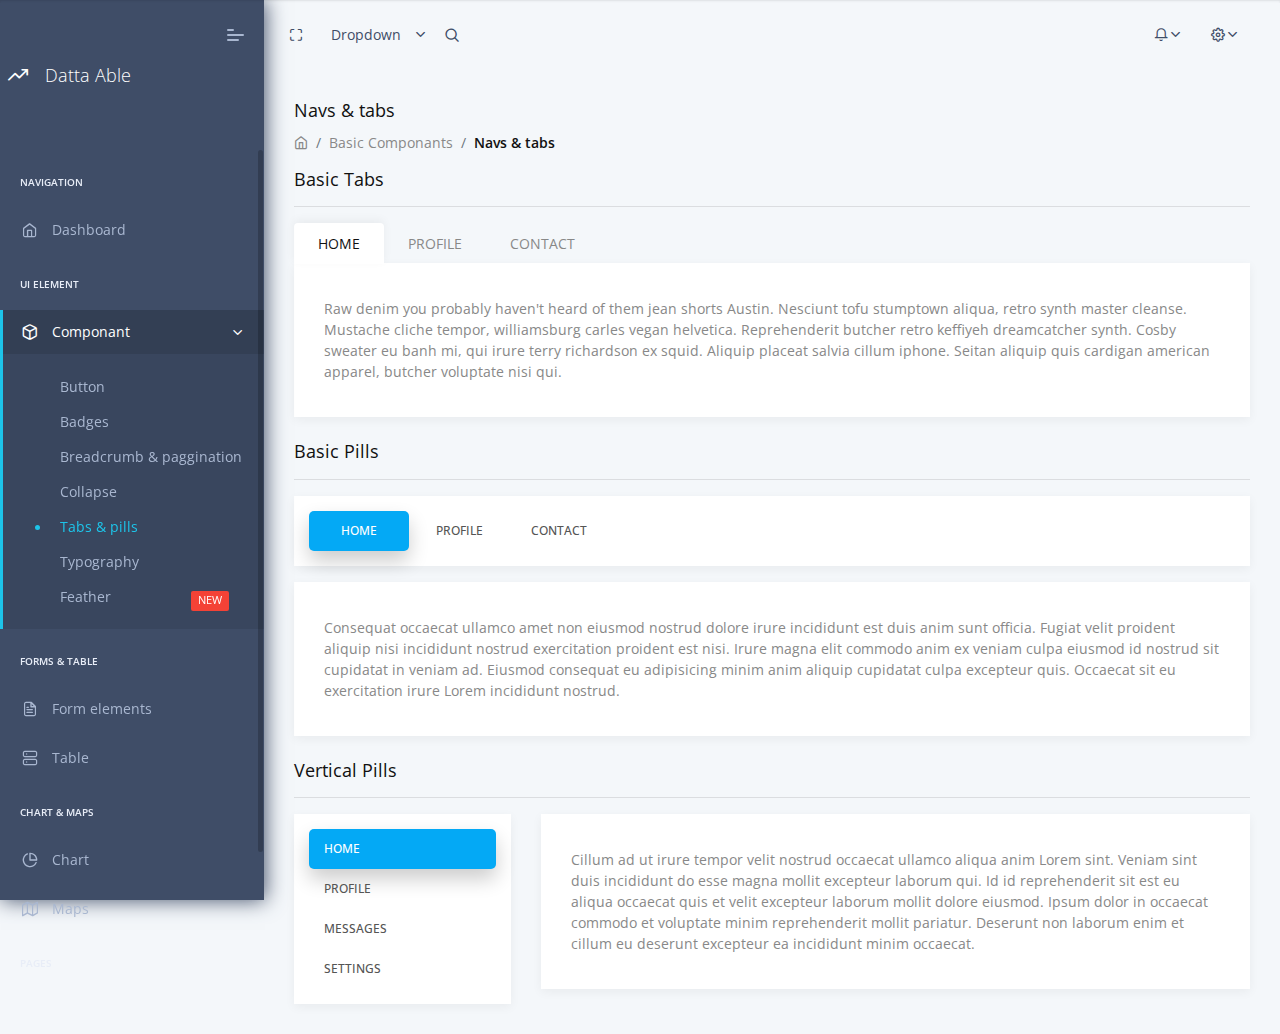
<file: bc_tabs.html>
<!DOCTYPE html>
<html lang="en">

<head>
    <title>Datta Able Free Bootstrap 4 Admin Template</title>
    <!-- HTML5 Shim and Respond.js IE10 support of HTML5 elements and media queries -->
    <!-- WARNING: Respond.js doesn't work if you view the page via file:// -->
    <!--[if lt IE 10]>
		<script src="https://oss.maxcdn.com/libs/html5shiv/3.7.0/html5shiv.js"></script>
		<script src="https://oss.maxcdn.com/libs/respond.js/1.4.2/respond.min.js"></script>
		<![endif]-->
    <!-- Meta -->
    <meta charset="utf-8">
    <meta name="viewport" content="width=device-width, initial-scale=1.0, user-scalable=0, minimal-ui">
    <meta http-equiv="X-UA-Compatible" content="IE=edge" />
    <meta name="description" content="Datta Able Bootstrap admin template made using Bootstrap 4 and it has huge amount of ready made feature, UI components, pages which completely fulfills any dashboard needs." />
    <meta name="keywords" content="admin templates, bootstrap admin templates, bootstrap 4, dashboard, dashboard templets, sass admin templets, html admin templates, responsive, bootstrap admin templates free download,premium bootstrap admin templates, datta able, datta able bootstrap admin template, free admin theme, free dashboard template"/>
    <meta name="author" content="CodedThemes"/>

    <!-- Favicon icon -->
    <link rel="icon" href="assets/images/favicon.ico" type="image/x-icon">
    <!-- fontawesome icon -->
    <link rel="stylesheet" href="assets/fonts/fontawesome/css/fontawesome-all.min.css">
    <!-- animation css -->
    <link rel="stylesheet" href="assets/plugins/animation/css/animate.min.css">
    <!-- vendor css -->
    <link rel="stylesheet" href="assets/css/style.css">

</head>

<body>
    <!-- [ Pre-loader ] start -->
    <div class="loader-bg">
        <div class="loader-track">
            <div class="loader-fill"></div>
        </div>
    </div>
    <!-- [ Pre-loader ] End -->

    <!-- [ navigation menu ] start -->
    <nav class="pcoded-navbar">
        <div class="navbar-wrapper">
            <div class="navbar-brand header-logo">
               <a href="index.html" class="b-brand">
                   <div class="b-bg">
                       <i class="feather icon-trending-up"></i>
                   </div>
                   <span class="b-title">Datta Able</span>
               </a>
               <a class="mobile-menu" id="mobile-collapse" href="javascript:"><span></span></a>
           </div>
            <div class="navbar-content scroll-div">
                <ul class="nav pcoded-inner-navbar">
                    <li class="nav-item pcoded-menu-caption">
                        <label>Navigation</label>
                    </li>
                    <li data-username="dashboard Default Ecommerce CRM Analytics Crypto Project" class="nav-item">
                        <a href="index.html" class="nav-link "><span class="pcoded-micon"><i class="feather icon-home"></i></span><span class="pcoded-mtext">Dashboard</span></a>
                    </li>
                    <li class="nav-item pcoded-menu-caption">
                        <label>UI Element</label>
                    </li>
                    <li data-username="basic components Button Alert Badges breadcrumb Paggination progress Tooltip popovers Carousel Cards Collapse Tabs pills Modal Grid System Typography Extra Shadows Embeds" class="nav-item pcoded-hasmenu active pcoded-trigger">
                        <a href="javascript:" class="nav-link "><span class="pcoded-micon"><i class="feather icon-box"></i></span><span class="pcoded-mtext">Componant</span></a>
                        <ul class="pcoded-submenu">
                            <li class=""><a href="bc_button.html" class="">Button</a></li>
                            <li class=""><a href="bc_badges.html" class="">Badges</a></li>
                            <li class=""><a href="bc_breadcrumb-pagination.html" class="">Breadcrumb & paggination</a></li>
                            <li class=""><a href="bc_collapse.html" class="">Collapse</a></li>
                            <li class="active"><a href="bc_tabs.html" class="">Tabs & pills</a></li>
                            <li class=""><a href="bc_typography.html" class="">Typography</a></li>
                            <li class=""><a href="icon-feather.html" class="">Feather<span class="pcoded-badge label label-danger">NEW</span></a></li>
                        </ul>
                    </li>
                    <li class="nav-item pcoded-menu-caption">
                        <label>Forms & table</label>
                    </li>
                    <li data-username="form elements advance componant validation masking wizard picker select" class="nav-item">
                        <a href="form_elements.html" class="nav-link "><span class="pcoded-micon"><i class="feather icon-file-text"></i></span><span class="pcoded-mtext">Form elements</span></a>
                    </li>
                    <li data-username="Table bootstrap datatable footable" class="nav-item">
                        <a href="tbl_bootstrap.html" class="nav-link "><span class="pcoded-micon"><i class="feather icon-server"></i></span><span class="pcoded-mtext">Table</span></a>
                    </li>
                    <li class="nav-item pcoded-menu-caption">
                        <label>Chart & Maps</label>
                    </li>
                    <li data-username="Charts Morris" class="nav-item"><a href="chart-morris.html" class="nav-link "><span class="pcoded-micon"><i class="feather icon-pie-chart"></i></span><span class="pcoded-mtext">Chart</span></a></li>
                    <li data-username="Maps Google" class="nav-item"><a href="map-google.html" class="nav-link "><span class="pcoded-micon"><i class="feather icon-map"></i></span><span class="pcoded-mtext">Maps</span></a></li>
                    <li class="nav-item pcoded-menu-caption">
                        <label>Pages</label>
                    </li>
                    <li data-username="Authentication Sign up Sign in reset password Change password Personal information profile settings map form subscribe" class="nav-item pcoded-hasmenu">
                        <a href="javascript:" class="nav-link "><span class="pcoded-micon"><i class="feather icon-lock"></i></span><span class="pcoded-mtext">Authentication</span></a>
                        <ul class="pcoded-submenu">
                            <li class=""><a href="auth-signup.html" class="" target="_blank">Sign up</a></li>
                            <li class=""><a href="auth-signin.html" class="" target="_blank">Sign in</a></li>
                        </ul>
                    </li>
                    <li data-username="Sample Page" class="nav-item"><a href="sample-page.html" class="nav-link"><span class="pcoded-micon"><i class="feather icon-sidebar"></i></span><span class="pcoded-mtext">Sample page</span></a></li>
                    <li data-username="Disabled Menu" class="nav-item disabled"><a href="javascript:" class="nav-link"><span class="pcoded-micon"><i class="feather icon-power"></i></span><span class="pcoded-mtext">Disabled menu</span></a></li>
                </ul>
            </div>
        </div>
    </nav>
    <!-- [ navigation menu ] end -->

    <!-- [ Header ] start -->
    <header class="navbar pcoded-header navbar-expand-lg navbar-light">
        <div class="m-header">
            <a class="mobile-menu" id="mobile-collapse1" href="javascript:"><span></span></a>
            <a href="index.html" class="b-brand">
                   <div class="b-bg">
                       <i class="feather icon-trending-up"></i>
                   </div>
                   <span class="b-title">Datta Able</span>
               </a>
        </div>
        <a class="mobile-menu" id="mobile-header" href="javascript:">
            <i class="feather icon-more-horizontal"></i>
        </a>
        <div class="collapse navbar-collapse">
            <ul class="navbar-nav mr-auto">
                <li><a href="javascript:" class="full-screen" onclick="javascript:toggleFullScreen()"><i class="feather icon-maximize"></i></a></li>
                <li class="nav-item dropdown">
                    <a class="dropdown-toggle" href="javascript:" data-toggle="dropdown">Dropdown</a>
                    <ul class="dropdown-menu">
                        <li><a class="dropdown-item" href="javascript:">Action</a></li>
                        <li><a class="dropdown-item" href="javascript:">Another action</a></li>
                        <li><a class="dropdown-item" href="javascript:">Something else here</a></li>
                    </ul>
                </li>
                <li class="nav-item">
                    <div class="main-search">
                        <div class="input-group">
                            <input type="text" id="m-search" class="form-control" placeholder="Search . . .">
                            <a href="javascript:" class="input-group-append search-close">
                                <i class="feather icon-x input-group-text"></i>
                            </a>
                            <span class="input-group-append search-btn btn btn-primary">
                                <i class="feather icon-search input-group-text"></i>
                            </span>
                        </div>
                    </div>
                </li>
            </ul>
            <ul class="navbar-nav ml-auto">
                <li>
                    <div class="dropdown">
                        <a class="dropdown-toggle" href="javascript:" data-toggle="dropdown"><i class="icon feather icon-bell"></i></a>
                        <div class="dropdown-menu dropdown-menu-right notification">
                            <div class="noti-head">
                                <h6 class="d-inline-block m-b-0">Notifications</h6>
                                <div class="float-right">
                                    <a href="javascript:" class="m-r-10">mark as read</a>
                                    <a href="javascript:">clear all</a>
                                </div>
                            </div>
                            <ul class="noti-body">
                                <li class="n-title">
                                    <p class="m-b-0">NEW</p>
                                </li>
                                <li class="notification">
                                    <div class="media">
                                        <img class="img-radius" src="assets/images/user/avatar-1.jpg" alt="Generic placeholder image">
                                        <div class="media-body">
                                            <p><strong>John Doe</strong><span class="n-time text-muted"><i class="icon feather icon-clock m-r-10"></i>30 min</span></p>
                                            <p>New ticket Added</p>
                                        </div>
                                    </div>
                                </li>
                                <li class="n-title">
                                    <p class="m-b-0">EARLIER</p>
                                </li>
                                <li class="notification">
                                    <div class="media">
                                        <img class="img-radius" src="assets/images/user/avatar-2.jpg" alt="Generic placeholder image">
                                        <div class="media-body">
                                            <p><strong>Joseph William</strong><span class="n-time text-muted"><i class="icon feather icon-clock m-r-10"></i>30 min</span></p>
                                            <p>Prchace New Theme and make payment</p>
                                        </div>
                                    </div>
                                </li>
                                <li class="notification">
                                    <div class="media">
                                        <img class="img-radius" src="assets/images/user/avatar-3.jpg" alt="Generic placeholder image">
                                        <div class="media-body">
                                            <p><strong>Sara Soudein</strong><span class="n-time text-muted"><i class="icon feather icon-clock m-r-10"></i>30 min</span></p>
                                            <p>currently login</p>
                                        </div>
                                    </div>
                                </li>
                            </ul>
                            <div class="noti-footer">
                                <a href="javascript:">show all</a>
                            </div>
                        </div>
                    </div>
                </li>
                <li>
                    <div class="dropdown drp-user">
                        <a href="javascript:" class="dropdown-toggle" data-toggle="dropdown">
                            <i class="icon feather icon-settings"></i>
                        </a>
                        <div class="dropdown-menu dropdown-menu-right profile-notification">
                            <div class="pro-head">
                                <img src="assets/images/user/avatar-1.jpg" class="img-radius" alt="User-Profile-Image">
                                <span>John Doe</span>
                                <a href="auth-signin.html" class="dud-logout" title="Logout">
                                    <i class="feather icon-log-out"></i>
                                </a>
                            </div>
                            <ul class="pro-body">
                                <li><a href="javascript:" class="dropdown-item"><i class="feather icon-settings"></i> Settings</a></li>
                                <li><a href="javascript:" class="dropdown-item"><i class="feather icon-user"></i> Profile</a></li>
                                <li><a href="message.html" class="dropdown-item"><i class="feather icon-mail"></i> My Messages</a></li>
                                <li><a href="auth-signin.html" class="dropdown-item"><i class="feather icon-lock"></i> Lock Screen</a></li>
                            </ul>
                        </div>
                    </div>
                </li>
            </ul>
        </div>
    </header>
    <!-- [ Header ] end -->

    <!-- [ Main Content ] start -->
    <div class="pcoded-main-container">
        <div class="pcoded-wrapper">
            <div class="pcoded-content">
                <div class="pcoded-inner-content">
                    <!-- [ breadcrumb ] start -->
                    <div class="page-header">
                        <div class="page-block">
                            <div class="row align-items-center">
                                <div class="col-md-12">
                                    <div class="page-header-title">
                                        <h5 class="m-b-10">Navs & tabs</h5>
                                    </div>
                                    <ul class="breadcrumb">
                                        <li class="breadcrumb-item"><a href="index.html"><i class="feather icon-home"></i></a></li>
                                        <li class="breadcrumb-item"><a href="javascript:">Basic Componants</a></li>
                                        <li class="breadcrumb-item"><a href="javascript:">Navs & tabs</a></li>
                                    </ul>
                                </div>
                            </div>
                        </div>
                    </div>
                    <!-- [ breadcrumb ] end -->
                    <div class="main-body">
                        <div class="page-wrapper">
                            <!-- [ Main Content ] start -->
                            <div class="row">
                                <!-- [ tabs ] start -->
                                <div class="col-sm-12">
                                    <h5>Basic Tabs</h5>
                                    <hr>
                                    <ul class="nav nav-tabs" id="myTab" role="tablist">
                                        <li class="nav-item">
                                            <a class="nav-link active text-uppercase" id="home-tab" data-toggle="tab" href="#home" role="tab" aria-controls="home" aria-selected="true">Home</a>
                                        </li>
                                        <li class="nav-item">
                                            <a class="nav-link text-uppercase" id="profile-tab" data-toggle="tab" href="#profile" role="tab" aria-controls="profile" aria-selected="false">Profile</a>
                                        </li>
                                        <li class="nav-item">
                                            <a class="nav-link text-uppercase" id="contact-tab" data-toggle="tab" href="#contact" role="tab" aria-controls="contact" aria-selected="false">Contact</a>
                                        </li>
                                    </ul>
                                    <div class="tab-content" id="myTabContent">
                                        <div class="tab-pane fade show active" id="home" role="tabpanel" aria-labelledby="home-tab">
                                            <p class="mb-0">Raw denim you probably haven't heard of them jean shorts Austin. Nesciunt tofu stumptown aliqua, retro synth master cleanse. Mustache cliche tempor, williamsburg carles vegan helvetica. Reprehenderit butcher retro keffiyeh dreamcatcher synth. Cosby sweater eu banh mi, qui irure terry richardson ex squid. Aliquip placeat salvia cillum iphone. Seitan aliquip quis cardigan american apparel, butcher voluptate nisi qui.
                                            </p>
                                        </div>
                                        <div class="tab-pane fade" id="profile" role="tabpanel" aria-labelledby="profile-tab">
                                            <p class="mb-0">Food truck fixie locavore, accusamus mcsweeney's marfa nulla single-origin coffee squid. Exercitation +1 labore velit, blog sartorial PBR leggings next level wes anderson artisan four loko farm-to-table craft beer twee. Qui photo booth letterpress, commodo enim craft beer mlkshk aliquip jean shorts ullamco ad vinyl cillum PBR. Homo nostrud organic, assumenda labore aesthetic magna delectus mollit. Keytar helvetica VHS salvia yr, vero magna velit sapiente labore stumptown. Vegan fanny pack odio cillum wes anderson 8-bit, sustainable jean shorts beard ut DIY ethical culpa terry richardson biodiesel. Art party scenester stumptown, tumblr butcher vero sint qui sapiente accusamus tattooed echo park.</p>
                                        </div>
                                        <div class="tab-pane fade" id="contact" role="tabpanel" aria-labelledby="contact-tab">
                                            <p class="mb-0">Etsy mixtape wayfarers, ethical wes anderson tofu before they sold out mcsweeney's organic lomo retro fanny pack lo-fi farm-to-table readymade. Messenger bag gentrify pitchfork tattooed craft beer, iphone skateboard locavore carles etsy salvia banksy hoodie helvetica. DIY synth PBR banksy irony. Leggings gentrify squid 8-bit cred pitchfork. Williamsburg banh mi whatever gluten-free, carles pitchfork biodiesel fixie etsy retro mlkshk vice blog. Scenester cred you probably haven't heard of them, vinyl craft beer blog stumptown. Pitchfork sustainable tofu synth chambray yr.</p>
                                        </div>
                                    </div>
                                </div>
                                <div class="col-sm-12">
                                    <h5 class="mt-4">Basic Pills</h5>
                                    <hr>
                                    <ul class="nav nav-pills mb-3" id="pills-tab" role="tablist">
                                        <li class="nav-item">
                                            <a class="nav-link active" id="pills-home-tab" data-toggle="pill" href="#pills-home" role="tab" aria-controls="pills-home" aria-selected="true">Home</a>
                                        </li>
                                        <li class="nav-item">
                                            <a class="nav-link" id="pills-profile-tab" data-toggle="pill" href="#pills-profile" role="tab" aria-controls="pills-profile" aria-selected="false">Profile</a>
                                        </li>
                                        <li class="nav-item">
                                            <a class="nav-link" id="pills-contact-tab" data-toggle="pill" href="#pills-contact" role="tab" aria-controls="pills-contact" aria-selected="false">Contact</a>
                                        </li>
                                    </ul>
                                    <div class="tab-content" id="pills-tabContent">
                                        <div class="tab-pane fade show active" id="pills-home" role="tabpanel" aria-labelledby="pills-home-tab">
                                            <p class="mb-0">Consequat occaecat ullamco amet non eiusmod nostrud dolore irure incididunt est duis anim sunt officia. Fugiat velit proident aliquip nisi incididunt nostrud exercitation proident est nisi. Irure magna elit commodo anim ex veniam culpa eiusmod id nostrud sit cupidatat in veniam ad. Eiusmod consequat eu adipisicing minim anim aliquip cupidatat culpa excepteur quis. Occaecat sit eu exercitation irure Lorem incididunt nostrud.
                                            </p>
                                        </div>
                                        <div class="tab-pane fade" id="pills-profile" role="tabpanel" aria-labelledby="pills-profile-tab">
                                            <p class="mb-0">Ad pariatur nostrud pariatur exercitation ipsum ipsum culpa mollit commodo mollit ex. Aute sunt incididunt amet commodo est sint nisi deserunt pariatur do. Aliquip ex eiusmod voluptate exercitation cillum id incididunt elit sunt. Qui minim sit magna Lorem id et dolore velit Lorem amet exercitation duis deserunt. Anim id labore elit adipisicing ut in id occaecat pariatur ut ullamco ea tempor duis.
                                            </p>
                                        </div>
                                        <div class="tab-pane fade" id="pills-contact" role="tabpanel" aria-labelledby="pills-contact-tab">
                                            <p class="mb-0">Est quis nulla laborum officia ad nisi ex nostrud culpa Lorem excepteur aliquip dolor aliqua irure ex. Nulla ut duis ipsum nisi elit fugiat commodo sunt reprehenderit laborum veniam eu veniam. Eiusmod minim exercitation fugiat irure ex labore incididunt do fugiat commodo aliquip sit id deserunt reprehenderit aliquip nostrud. Amet ex cupidatat excepteur aute veniam incididunt mollit cupidatat esse irure officia elit do ipsum ullamco Lorem. Ullamco ut ad minim do mollit labore ipsum laboris ipsum commodo sunt tempor enim incididunt. Commodo quis sunt dolore aliquip aute tempor irure magna enim minim reprehenderit. Ullamco consectetur culpa veniam sint cillum aliqua incididunt velit ullamco sunt ullamco quis quis commodo voluptate. Mollit nulla nostrud adipisicing aliqua cupidatat aliqua pariatur mollit voluptate voluptate consequat non.</p>
                                        </div>
                                    </div>
                                </div>
                                <div class="col-sm-12">
                                    <h5 class="mt-4">Vertical Pills</h5>
                                    <hr>
                                    <div class="row">
                                        <div class="col-md-3 col-sm-12">
                                            <ul class="nav flex-column nav-pills" id="v-pills-tab" role="tablist" aria-orientation="vertical">
                                                <li><a class="nav-link text-left active" id="v-pills-home-tab" data-toggle="pill" href="#v-pills-home" role="tab" aria-controls="v-pills-home" aria-selected="true">Home</a></li>
                                                <li><a class="nav-link text-left" id="v-pills-profile-tab" data-toggle="pill" href="#v-pills-profile" role="tab" aria-controls="v-pills-profile" aria-selected="false">Profile</a></li>
                                                <li><a class="nav-link text-left" id="v-pills-messages-tab" data-toggle="pill" href="#v-pills-messages" role="tab" aria-controls="v-pills-messages" aria-selected="false">Messages</a></li>
                                                <li><a class="nav-link text-left" id="v-pills-settings-tab" data-toggle="pill" href="#v-pills-settings" role="tab" aria-controls="v-pills-settings" aria-selected="false">Settings</a></li>
                                            </ul>
                                        </div>
                                        <div class="col-md-9 col-sm-12">
                                            <div class="tab-content" id="v-pills-tabContent">
                                                <div class="tab-pane fade show active" id="v-pills-home" role="tabpanel" aria-labelledby="v-pills-home-tab">
                                                    <p class="mb-0">Cillum ad ut irure tempor velit nostrud occaecat ullamco aliqua anim Lorem sint. Veniam sint duis incididunt do esse magna mollit excepteur laborum qui. Id id reprehenderit sit est eu aliqua occaecat quis et velit excepteur laborum mollit dolore eiusmod. Ipsum dolor in occaecat commodo et voluptate minim reprehenderit mollit pariatur. Deserunt non laborum enim et cillum eu deserunt excepteur ea incididunt minim occaecat.</p>
                                                </div>
                                                <div class="tab-pane fade" id="v-pills-profile" role="tabpanel" aria-labelledby="v-pills-profile-tab">
                                                    <p class="mb-0">Culpa dolor voluptate do laboris laboris irure reprehenderit id incididunt duis pariatur mollit aute magna pariatur consectetur. Eu veniam duis non ut dolor deserunt commodo et minim in quis laboris ipsum velit id veniam. Quis ut consectetur adipisicing officia excepteur non sit. Ut et elit aliquip labore Lorem enim eu. Ullamco mollit occaecat dolore ipsum id officia mollit qui esse anim eiusmod do sint minim consectetur qui.</p>
                                                </div>
                                                <div class="tab-pane fade" id="v-pills-messages" role="tabpanel" aria-labelledby="v-pills-messages-tab">
                                                    <p class="mb-0">Fugiat id quis dolor culpa eiusmod anim velit excepteur proident dolor aute qui magna. Ad proident laboris ullamco esse anim Lorem Lorem veniam quis Lorem irure occaecat velit nostrud magna nulla. Velit et et proident Lorem do ea tempor officia dolor. Reprehenderit Lorem aliquip labore est magna commodo est ea veniam consectetur.</p>
                                                </div>
                                                <div class="tab-pane fade" id="v-pills-settings" role="tabpanel" aria-labelledby="v-pills-settings-tab">
                                                    <p class="mb-0">Eu dolore ea ullamco dolore Lorem id cupidatat excepteur reprehenderit consectetur elit id dolor proident in cupidatat officia. Voluptate excepteur commodo labore nisi cillum duis aliqua do. Aliqua amet qui mollit consectetur nulla mollit velit aliqua veniam nisi id do Lorem deserunt amet. Culpa ullamco sit adipisicing labore officia magna elit nisi in aute tempor commodo eiusmod.
                                                    </p>
                                                </div>
                                            </div>
                                        </div>
                                    </div>
                                </div>
                                <!-- [ tabs ] end -->
                            </div>
                            <!-- [ Main Content ] end -->
                        </div>
                    </div>
                </div>
            </div>
        </div>
    </div>
    <!-- [ Main Content ] end -->

    <!-- Warning Section Starts -->
    <!-- Older IE warning message -->
    <!--[if lt IE 11]>
        <div class="ie-warning">
            <h1>Warning!!</h1>
            <p>You are using an outdated version of Internet Explorer, please upgrade
               <br/>to any of the following web browsers to access this website.
            </p>
            <div class="iew-container">
                <ul class="iew-download">
                    <li>
                        <a href="http://www.google.com/chrome/">
                            <img src="assets/images/browser/chrome.png" alt="Chrome">
                            <div>Chrome</div>
                        </a>
                    </li>
                    <li>
                        <a href="https://www.mozilla.org/en-US/firefox/new/">
                            <img src="assets/images/browser/firefox.png" alt="Firefox">
                            <div>Firefox</div>
                        </a>
                    </li>
                    <li>
                        <a href="http://www.opera.com">
                            <img src="assets/images/browser/opera.png" alt="Opera">
                            <div>Opera</div>
                        </a>
                    </li>
                    <li>
                        <a href="https://www.apple.com/safari/">
                            <img src="assets/images/browser/safari.png" alt="Safari">
                            <div>Safari</div>
                        </a>
                    </li>
                    <li>
                        <a href="http://windows.microsoft.com/en-us/internet-explorer/download-ie">
                            <img src="assets/images/browser/ie.png" alt="">
                            <div>IE (11 & above)</div>
                        </a>
                    </li>
                </ul>
            </div>
            <p>Sorry for the inconvenience!</p>
        </div>
    <![endif]-->
    <!-- Warning Section Ends -->

    <!-- Required Js -->
<script src="assets/js/vendor-all.min.js"></script>
	<script src="assets/plugins/bootstrap/js/bootstrap.min.js"></script>
    <script src="assets/js/pcoded.min.js"></script>

</body>
</html>
</file>
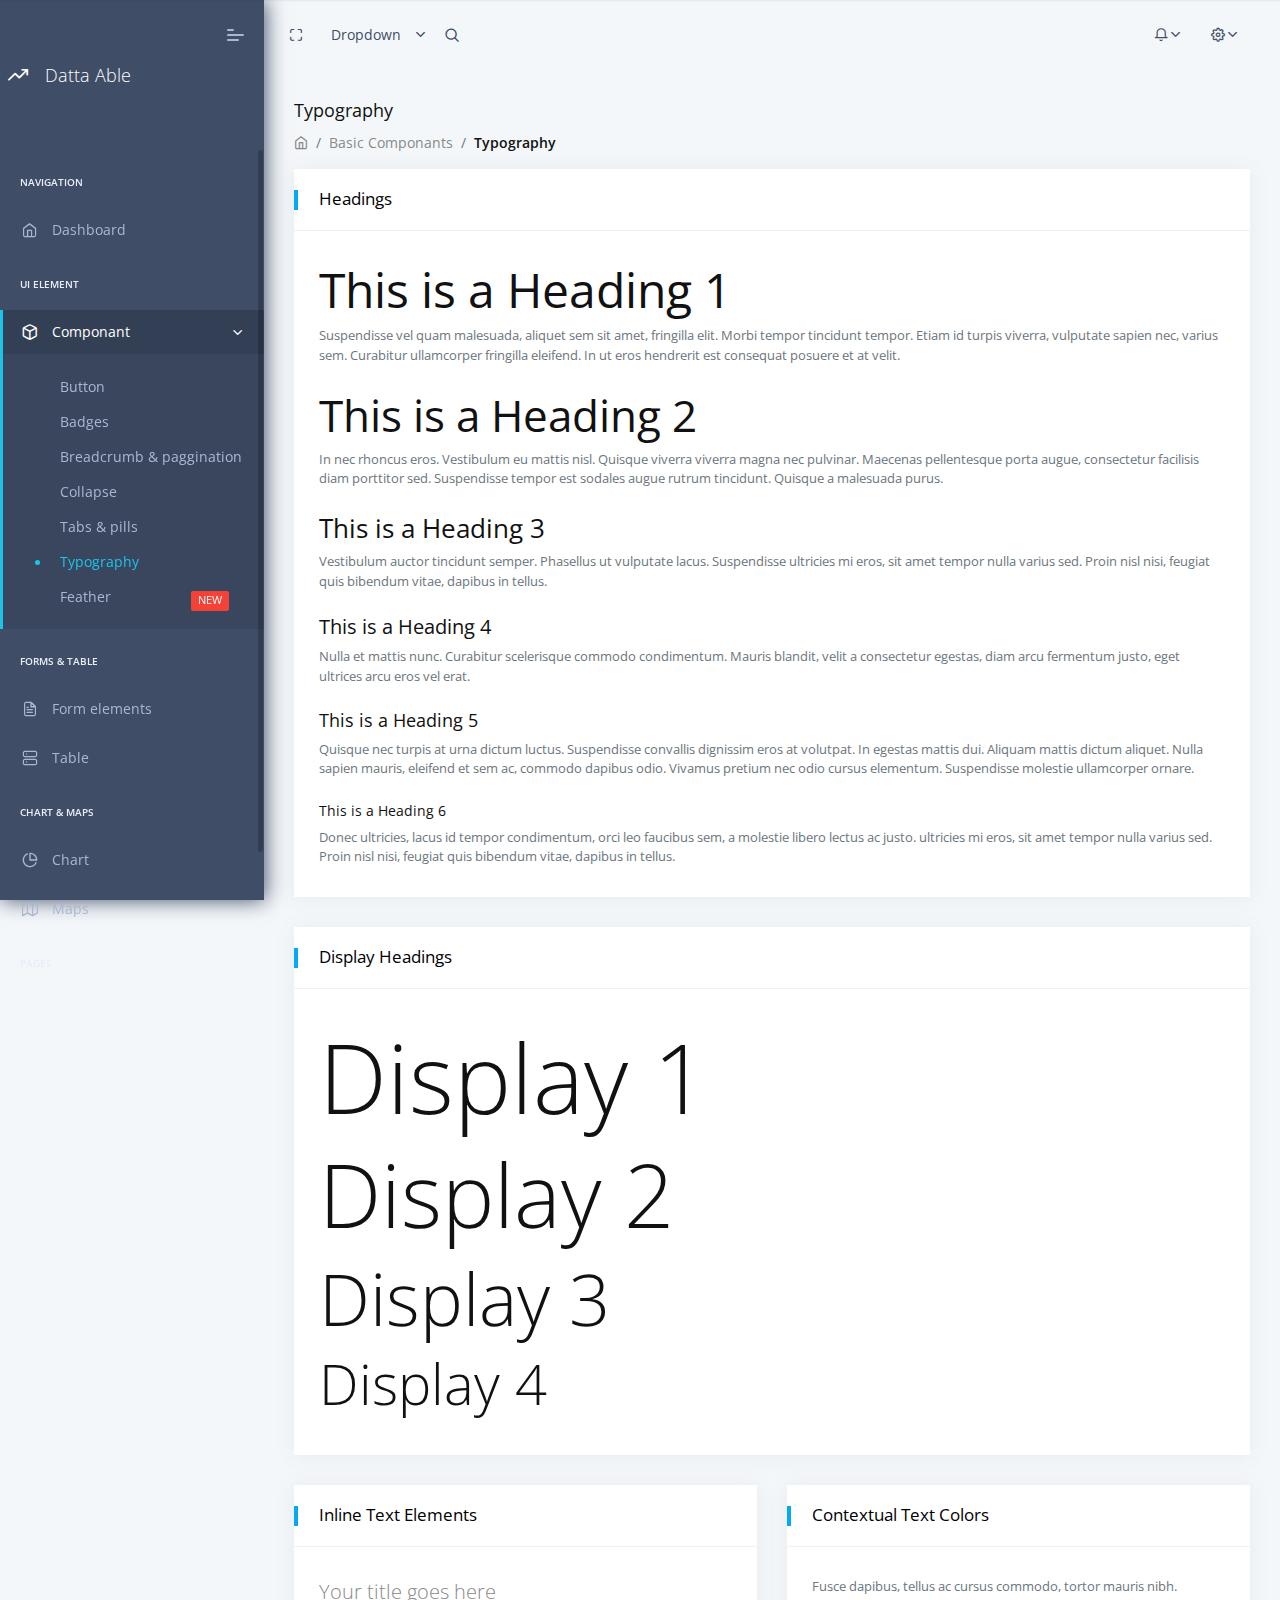
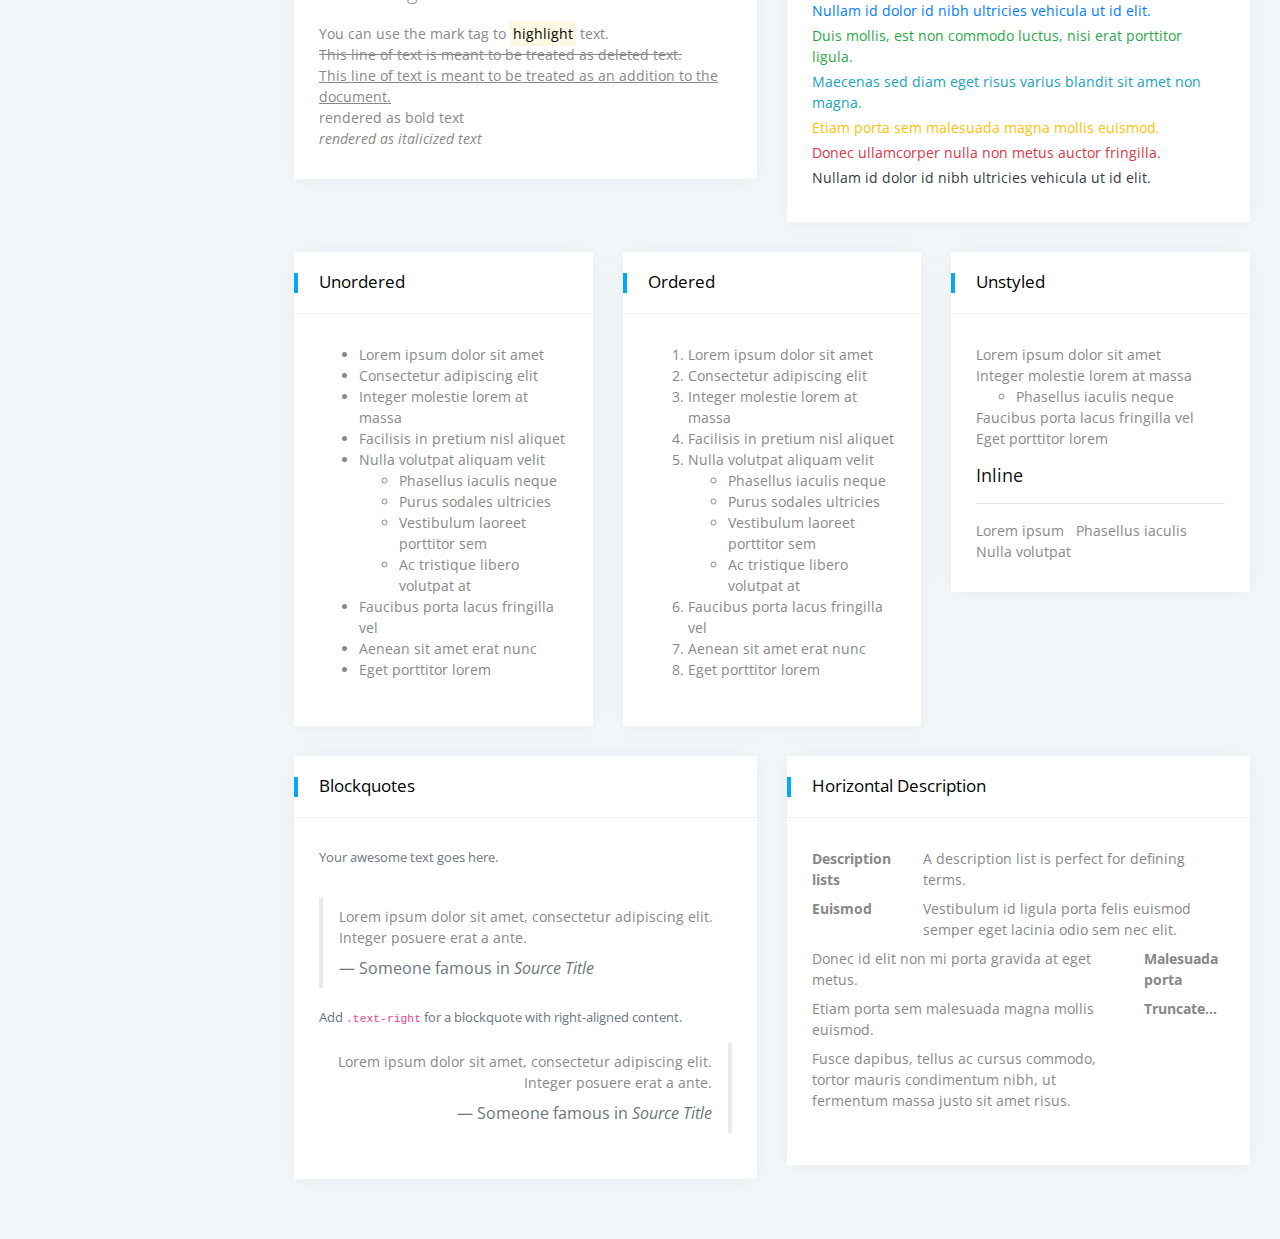
<file: bc_typography.html>
<!DOCTYPE html>
<html lang="en">

<head>
    <title>Datta Able Free Bootstrap 4 Admin Template</title>
    <!-- HTML5 Shim and Respond.js IE10 support of HTML5 elements and media queries -->
    <!-- WARNING: Respond.js doesn't work if you view the page via file:// -->
    <!--[if lt IE 10]>
		<script src="https://oss.maxcdn.com/libs/html5shiv/3.7.0/html5shiv.js"></script>
		<script src="https://oss.maxcdn.com/libs/respond.js/1.4.2/respond.min.js"></script>
		<![endif]-->
    <!-- Meta -->
    <meta charset="utf-8">
    <meta name="viewport" content="width=device-width, initial-scale=1.0, user-scalable=0, minimal-ui">
    <meta http-equiv="X-UA-Compatible" content="IE=edge" />
    <meta name="description" content="Datta Able Bootstrap admin template made using Bootstrap 4 and it has huge amount of ready made feature, UI components, pages which completely fulfills any dashboard needs." />
    <meta name="keywords" content="admin templates, bootstrap admin templates, bootstrap 4, dashboard, dashboard templets, sass admin templets, html admin templates, responsive, bootstrap admin templates free download,premium bootstrap admin templates, datta able, datta able bootstrap admin template, free admin theme, free dashboard template"/>
    <meta name="author" content="CodedThemes"/>

    <!-- Favicon icon -->
    <link rel="icon" href="assets/images/favicon.ico" type="image/x-icon">
    <!-- fontawesome icon -->
    <link rel="stylesheet" href="assets/fonts/fontawesome/css/fontawesome-all.min.css">
    <!-- animation css -->
    <link rel="stylesheet" href="assets/plugins/animation/css/animate.min.css">
    <!-- vendor css -->
    <link rel="stylesheet" href="assets/css/style.css">

</head>

<body>
    <!-- [ Pre-loader ] start -->
    <div class="loader-bg">
        <div class="loader-track">
            <div class="loader-fill"></div>
        </div>
    </div>
    <!-- [ Pre-loader ] End -->

    <!-- [ navigation menu ] start -->
    <nav class="pcoded-navbar">
        <div class="navbar-wrapper">
            <div class="navbar-brand header-logo">
               <a href="index.html" class="b-brand">
                   <div class="b-bg">
                       <i class="feather icon-trending-up"></i>
                   </div>
                   <span class="b-title">Datta Able</span>
               </a>
               <a class="mobile-menu" id="mobile-collapse" href="javascript:"><span></span></a>
           </div>
            <div class="navbar-content scroll-div">
                <ul class="nav pcoded-inner-navbar">
                    <li class="nav-item pcoded-menu-caption">
                        <label>Navigation</label>
                    </li>
                    <li data-username="dashboard Default Ecommerce CRM Analytics Crypto Project" class="nav-item">
                        <a href="index.html" class="nav-link "><span class="pcoded-micon"><i class="feather icon-home"></i></span><span class="pcoded-mtext">Dashboard</span></a>
                    </li>
                    <li class="nav-item pcoded-menu-caption">
                        <label>UI Element</label>
                    </li>
                    <li data-username="basic components Button Alert Badges breadcrumb Paggination progress Tooltip popovers Carousel Cards Collapse Tabs pills Modal Grid System Typography Extra Shadows Embeds" class="nav-item pcoded-hasmenu active pcoded-trigger">
                        <a href="javascript:" class="nav-link "><span class="pcoded-micon"><i class="feather icon-box"></i></span><span class="pcoded-mtext">Componant</span></a>
                        <ul class="pcoded-submenu">
                            <li class=""><a href="bc_button.html" class="">Button</a></li>
                            <li class=""><a href="bc_badges.html" class="">Badges</a></li>
                            <li class=""><a href="bc_breadcrumb-pagination.html" class="">Breadcrumb & paggination</a></li>
                            <li class=""><a href="bc_collapse.html" class="">Collapse</a></li>
                            <li class=""><a href="bc_tabs.html" class="">Tabs & pills</a></li>
                            <li class="active"><a href="bc_typography.html" class="">Typography</a></li>
                            <li class=""><a href="icon-feather.html" class="">Feather<span class="pcoded-badge label label-danger">NEW</span></a></li>
                        </ul>
                    </li>
                    <li class="nav-item pcoded-menu-caption">
                        <label>Forms & table</label>
                    </li>
                    <li data-username="form elements advance componant validation masking wizard picker select" class="nav-item">
                        <a href="form_elements.html" class="nav-link "><span class="pcoded-micon"><i class="feather icon-file-text"></i></span><span class="pcoded-mtext">Form elements</span></a>
                    </li>
                    <li data-username="Table bootstrap datatable footable" class="nav-item">
                        <a href="tbl_bootstrap.html" class="nav-link "><span class="pcoded-micon"><i class="feather icon-server"></i></span><span class="pcoded-mtext">Table</span></a>
                    </li>
                    <li class="nav-item pcoded-menu-caption">
                        <label>Chart & Maps</label>
                    </li>
                    <li data-username="Charts Morris" class="nav-item"><a href="chart-morris.html" class="nav-link "><span class="pcoded-micon"><i class="feather icon-pie-chart"></i></span><span class="pcoded-mtext">Chart</span></a></li>
                    <li data-username="Maps Google" class="nav-item"><a href="map-google.html" class="nav-link "><span class="pcoded-micon"><i class="feather icon-map"></i></span><span class="pcoded-mtext">Maps</span></a></li>
                    <li class="nav-item pcoded-menu-caption">
                        <label>Pages</label>
                    </li>
                    <li data-username="Authentication Sign up Sign in reset password Change password Personal information profile settings map form subscribe" class="nav-item pcoded-hasmenu">
                        <a href="javascript:" class="nav-link "><span class="pcoded-micon"><i class="feather icon-lock"></i></span><span class="pcoded-mtext">Authentication</span></a>
                        <ul class="pcoded-submenu">
                            <li class=""><a href="auth-signup.html" class="" target="_blank">Sign up</a></li>
                            <li class=""><a href="auth-signin.html" class="" target="_blank">Sign in</a></li>
                        </ul>
                    </li>
                    <li data-username="Sample Page" class="nav-item"><a href="sample-page.html" class="nav-link"><span class="pcoded-micon"><i class="feather icon-sidebar"></i></span><span class="pcoded-mtext">Sample page</span></a></li>
                    <li data-username="Disabled Menu" class="nav-item disabled"><a href="javascript:" class="nav-link"><span class="pcoded-micon"><i class="feather icon-power"></i></span><span class="pcoded-mtext">Disabled menu</span></a></li>
                </ul>
            </div>
        </div>
    </nav>
    <!-- [ navigation menu ] end -->

    <!-- [ Header ] start -->
    <header class="navbar pcoded-header navbar-expand-lg navbar-light">
        <div class="m-header">
            <a class="mobile-menu" id="mobile-collapse1" href="javascript:"><span></span></a>
            <a href="index.html" class="b-brand">
                   <div class="b-bg">
                       <i class="feather icon-trending-up"></i>
                   </div>
                   <span class="b-title">Datta Able</span>
               </a>
        </div>
        <a class="mobile-menu" id="mobile-header" href="javascript:">
            <i class="feather icon-more-horizontal"></i>
        </a>
        <div class="collapse navbar-collapse">
            <ul class="navbar-nav mr-auto">
                <li><a href="javascript:" class="full-screen" onclick="javascript:toggleFullScreen()"><i class="feather icon-maximize"></i></a></li>
                <li class="nav-item dropdown">
                    <a class="dropdown-toggle" href="javascript:" data-toggle="dropdown">Dropdown</a>
                    <ul class="dropdown-menu">
                        <li><a class="dropdown-item" href="javascript:">Action</a></li>
                        <li><a class="dropdown-item" href="javascript:">Another action</a></li>
                        <li><a class="dropdown-item" href="javascript:">Something else here</a></li>
                    </ul>
                </li>
                <li class="nav-item">
                    <div class="main-search">
                        <div class="input-group">
                            <input type="text" id="m-search" class="form-control" placeholder="Search . . .">
                            <a href="javascript:" class="input-group-append search-close">
                                <i class="feather icon-x input-group-text"></i>
                            </a>
                            <span class="input-group-append search-btn btn btn-primary">
                                <i class="feather icon-search input-group-text"></i>
                            </span>
                        </div>
                    </div>
                </li>
            </ul>
            <ul class="navbar-nav ml-auto">
                <li>
                    <div class="dropdown">
                        <a class="dropdown-toggle" href="javascript:" data-toggle="dropdown"><i class="icon feather icon-bell"></i></a>
                        <div class="dropdown-menu dropdown-menu-right notification">
                            <div class="noti-head">
                                <h6 class="d-inline-block m-b-0">Notifications</h6>
                                <div class="float-right">
                                    <a href="javascript:" class="m-r-10">mark as read</a>
                                    <a href="javascript:">clear all</a>
                                </div>
                            </div>
                            <ul class="noti-body">
                                <li class="n-title">
                                    <p class="m-b-0">NEW</p>
                                </li>
                                <li class="notification">
                                    <div class="media">
                                        <img class="img-radius" src="assets/images/user/avatar-1.jpg" alt="Generic placeholder image">
                                        <div class="media-body">
                                            <p><strong>John Doe</strong><span class="n-time text-muted"><i class="icon feather icon-clock m-r-10"></i>30 min</span></p>
                                            <p>New ticket Added</p>
                                        </div>
                                    </div>
                                </li>
                                <li class="n-title">
                                    <p class="m-b-0">EARLIER</p>
                                </li>
                                <li class="notification">
                                    <div class="media">
                                        <img class="img-radius" src="assets/images/user/avatar-2.jpg" alt="Generic placeholder image">
                                        <div class="media-body">
                                            <p><strong>Joseph William</strong><span class="n-time text-muted"><i class="icon feather icon-clock m-r-10"></i>30 min</span></p>
                                            <p>Prchace New Theme and make payment</p>
                                        </div>
                                    </div>
                                </li>
                                <li class="notification">
                                    <div class="media">
                                        <img class="img-radius" src="assets/images/user/avatar-3.jpg" alt="Generic placeholder image">
                                        <div class="media-body">
                                            <p><strong>Sara Soudein</strong><span class="n-time text-muted"><i class="icon feather icon-clock m-r-10"></i>30 min</span></p>
                                            <p>currently login</p>
                                        </div>
                                    </div>
                                </li>
                            </ul>
                            <div class="noti-footer">
                                <a href="javascript:">show all</a>
                            </div>
                        </div>
                    </div>
                </li>
                <li>
                    <div class="dropdown drp-user">
                        <a href="javascript:" class="dropdown-toggle" data-toggle="dropdown">
                            <i class="icon feather icon-settings"></i>
                        </a>
                        <div class="dropdown-menu dropdown-menu-right profile-notification">
                            <div class="pro-head">
                                <img src="assets/images/user/avatar-1.jpg" class="img-radius" alt="User-Profile-Image">
                                <span>John Doe</span>
                                <a href="auth-signin.html" class="dud-logout" title="Logout">
                                    <i class="feather icon-log-out"></i>
                                </a>
                            </div>
                            <ul class="pro-body">
                                <li><a href="javascript:" class="dropdown-item"><i class="feather icon-settings"></i> Settings</a></li>
                                <li><a href="javascript:" class="dropdown-item"><i class="feather icon-user"></i> Profile</a></li>
                                <li><a href="message.html" class="dropdown-item"><i class="feather icon-mail"></i> My Messages</a></li>
                                <li><a href="auth-signin.html" class="dropdown-item"><i class="feather icon-lock"></i> Lock Screen</a></li>
                            </ul>
                        </div>
                    </div>
                </li>
            </ul>
        </div>
    </header>
    <!-- [ Header ] end -->

    <!-- [ Main Content ] start -->
    <div class="pcoded-main-container">
        <div class="pcoded-wrapper">
            <div class="pcoded-content">
                <div class="pcoded-inner-content">
                    <!-- [ breadcrumb ] start -->
                    <div class="page-header">
                        <div class="page-block">
                            <div class="row align-items-center">
                                <div class="col-md-12">
                                    <div class="page-header-title">
                                        <h5 class="m-b-10">Typography</h5>
                                    </div>
                                    <ul class="breadcrumb">
                                        <li class="breadcrumb-item"><a href="index.html"><i class="feather icon-home"></i></a></li>
                                        <li class="breadcrumb-item"><a href="javascript:">Basic Componants</a></li>
                                        <li class="breadcrumb-item"><a href="javascript:">Typography</a></li>
                                    </ul>
                                </div>
                            </div>
                        </div>
                    </div>
                    <!-- [ breadcrumb ] end -->
                    <div class="main-body">
                        <div class="page-wrapper">
                            <!-- [ Main Content ] start -->
                            <div class="row">
                                <!-- [ Typography ] start -->
                                <div class="col-sm-12">
                                    <div class="card">
                                        <div class="card-header">
                                            <h5>Headings</h5>
                                        </div>
                                        <div class="card-body">
                                            <h1>This is a Heading 1</h1>
                                            <p class="text-muted mb-4">Suspendisse vel quam malesuada, aliquet sem sit amet, fringilla elit. Morbi tempor tincidunt tempor. Etiam id turpis viverra, vulputate sapien nec, varius sem. Curabitur ullamcorper fringilla eleifend. In ut eros hendrerit est consequat posuere et at velit.</p>
                                            <div class="clearfix"></div>
                                            <h2>This is a Heading 2</h2>
                                            <p class="text-muted mb-4">In nec rhoncus eros. Vestibulum eu mattis nisl. Quisque viverra viverra magna nec pulvinar. Maecenas pellentesque porta augue, consectetur facilisis diam porttitor sed. Suspendisse tempor est sodales augue rutrum tincidunt. Quisque a malesuada purus.</p>
                                            <div class="clearfix"></div>
                                            <h3>This is a Heading 3</h3>
                                            <p class="text-muted mb-4">Vestibulum auctor tincidunt semper. Phasellus ut vulputate lacus. Suspendisse ultricies mi eros, sit amet tempor nulla varius sed. Proin nisl nisi, feugiat quis bibendum vitae, dapibus in tellus.</p>
                                            <div class="clearfix"></div>
                                            <h4>This is a Heading 4</h4>
                                            <p class="text-muted mb-4">Nulla et mattis nunc. Curabitur scelerisque commodo condimentum. Mauris blandit, velit a consectetur egestas, diam arcu fermentum justo, eget ultrices arcu eros vel erat.</p>
                                            <div class="clearfix"></div>
                                            <h5>This is a Heading 5</h5>
                                            <p class="text-muted mb-4">Quisque nec turpis at urna dictum luctus. Suspendisse convallis dignissim eros at volutpat. In egestas mattis dui. Aliquam mattis dictum aliquet. Nulla sapien mauris, eleifend et sem ac, commodo dapibus odio. Vivamus pretium nec odio cursus elementum. Suspendisse molestie ullamcorper ornare.
                                            </p>
                                            <div class="clearfix"></div>
                                            <h6>This is a Heading 6</h6>
                                            <p class="text-muted mb-0">Donec ultricies, lacus id tempor condimentum, orci leo faucibus sem, a molestie libero lectus ac justo. ultricies mi eros, sit amet tempor nulla varius sed. Proin nisl nisi, feugiat quis bibendum vitae, dapibus in tellus.
                                            </p>
                                        </div>
                                    </div>
                                </div>
                                <div class="col-sm-12">
                                    <div class="card">
                                        <div class="card-header">
                                            <h5>Display Headings</h5>
                                        </div>
                                        <div class="card-body">
                                            <h1 class="display-1">Display 1</h1>
                                            <h1 class="display-2">Display 2</h1>
                                            <h1 class="display-3">Display 3</h1>
                                            <h1 class="display-4">Display 4</h1>
                                        </div>
                                    </div>
                                </div>
                                <div class="col-md-6">
                                    <div class="card">
                                        <div class="card-header">
                                            <h5>Inline Text Elements</h5>
                                        </div>
                                        <div class="card-body">
                                            <p class="lead m-t-0">Your title goes here</p>
                                            You can use the mark tag to
                                            <mark>highlight</mark> text.
                                            <br>
                                            <del>This line of text is meant to be treated as deleted text.</del>
                                            <br>
                                            <ins>This line of text is meant to be treated as an addition to the document.</ins>
                                            <br>
                                            <strong>rendered as bold text</strong>
                                            <br>
                                            <em>rendered as italicized text</em>
                                        </div>
                                    </div>
                                </div>
                                <div class="col-md-6">
                                    <div class="card">
                                        <div class="card-header">
                                            <h5>Contextual Text Colors</h5>
                                        </div>
                                        <div class="card-body">
                                            <p class="text-muted mb-1">
                                                Fusce dapibus, tellus ac cursus commodo, tortor mauris nibh.
                                            </p>
                                            <p class="text-primary mb-1">
                                                Nullam id dolor id nibh ultricies vehicula ut id elit.
                                            </p>
                                            <p class="text-success mb-1">
                                                Duis mollis, est non commodo luctus, nisi erat porttitor ligula.
                                            </p>
                                            <p class="text-info mb-1">
                                                Maecenas sed diam eget risus varius blandit sit amet non magna.
                                            </p>
                                            <p class="text-warning mb-1">
                                                Etiam porta sem malesuada magna mollis euismod.
                                            </p>
                                            <p class="text-danger mb-1">
                                                Donec ullamcorper nulla non metus auctor fringilla.
                                            </p>
                                            <p class="text-dark mb-1">
                                                Nullam id dolor id nibh ultricies vehicula ut id elit.
                                            </p>
                                        </div>
                                    </div>
                                </div>
                                <div class="col-md-6 col-lg-4">
                                    <div class="card">
                                        <div class="card-header">
                                            <h5>Unordered</h5>
                                        </div>
                                        <div class="card-body">
                                            <ul>
                                                <li>Lorem ipsum dolor sit amet</li>
                                                <li>Consectetur adipiscing elit</li>
                                                <li>Integer molestie lorem at massa</li>
                                                <li>Facilisis in pretium nisl aliquet</li>
                                                <li>Nulla volutpat aliquam velit
                                                    <ul>
                                                        <li>Phasellus iaculis neque</li>
                                                        <li>Purus sodales ultricies</li>
                                                        <li>Vestibulum laoreet porttitor sem</li>
                                                        <li>Ac tristique libero volutpat at</li>
                                                    </ul>
                                                </li>
                                                <li>Faucibus porta lacus fringilla vel</li>
                                                <li>Aenean sit amet erat nunc</li>
                                                <li>Eget porttitor lorem</li>
                                            </ul>
                                        </div>
                                    </div>
                                </div>
                                <div class="col-md-6 col-lg-4">
                                    <div class="card">
                                        <div class="card-header">
                                            <h5>Ordered</h5>
                                        </div>
                                        <div class="card-body">
                                            <ol>
                                                <li>Lorem ipsum dolor sit amet</li>
                                                <li>Consectetur adipiscing elit</li>
                                                <li>Integer molestie lorem at massa</li>
                                                <li>Facilisis in pretium nisl aliquet</li>
                                                <li>Nulla volutpat aliquam velit
                                                    <ul>
                                                        <li>Phasellus iaculis neque</li>
                                                        <li>Purus sodales ultricies</li>
                                                        <li>Vestibulum laoreet porttitor sem</li>
                                                        <li>Ac tristique libero volutpat at</li>
                                                    </ul>
                                                </li>
                                                <li>Faucibus porta lacus fringilla vel</li>
                                                <li>Aenean sit amet erat nunc</li>
                                                <li>Eget porttitor lorem</li>
                                            </ol>
                                        </div>
                                    </div>
                                </div>
                                <div class="col-md-12 col-lg-4">
                                    <div class="card">
                                        <div class="card-header">
                                            <h5>Unstyled</h5>
                                        </div>
                                        <div class="card-body">
                                            <ul class="list-unstyled">
                                                <li>Lorem ipsum dolor sit amet</li>
                                                <li>Integer molestie lorem at massa
                                                    <ul>
                                                        <li>Phasellus iaculis neque</li>
                                                    </ul>
                                                </li>
                                                <li>Faucibus porta lacus fringilla vel</li>
                                                <li>Eget porttitor lorem</li>
                                            </ul>
                                            <h5>Inline</h5>
                                            <hr>
                                            <ul class="list-inline m-b-0">
                                                <li class="list-inline-item">Lorem ipsum</li>
                                                <li class="list-inline-item">Phasellus iaculis</li>
                                                <li class="list-inline-item">Nulla volutpat</li>
                                            </ul>
                                        </div>
                                    </div>
                                </div>
                                <div class="col-md-6">
                                    <div class="card">
                                        <div class="card-header">
                                            <h5>Blockquotes</h5>
                                        </div>
                                        <div class="card-body">
                                            <p class="text-muted m-b-30">
                                                Your awesome text goes here.
                                            </p>
                                            <blockquote class="blockquote">
                                                <p class="mb-2">Lorem ipsum dolor sit amet, consectetur adipiscing elit. Integer posuere erat a ante.</p>
                                                <footer class="blockquote-footer">Someone famous in <cite title="Source Title">Source Title</cite></footer>
                                            </blockquote>
                                            <p class="text-muted m-b-15 m-t-20">
                                                Add <code>.text-right</code> for a blockquote with right-aligned content.
                                            </p>
                                            <blockquote class="blockquote text-right">
                                                <p class="mb-2">Lorem ipsum dolor sit amet, consectetur adipiscing elit. Integer posuere erat a ante.</p>
                                                <footer class="blockquote-footer">Someone famous in <cite title="Source Title">Source Title</cite></footer>
                                            </blockquote>
                                        </div>
                                    </div>
                                </div>
                                <div class="col-md-6">
                                    <div class="card">
                                        <div class="card-header">
                                            <h5>Horizontal Description</h5>
                                        </div>
                                        <div class="card-body">
                                            <dl class="dl-horizontal row">
                                                <dt class="col-sm-3">Description lists</dt>
                                                <dd class="col-sm-9">A description list is perfect for defining terms.</dd>
                                                <dt class="col-sm-3">Euismod</dt>
                                                <dd class="col-sm-9">Vestibulum id ligula porta felis euismod semper eget lacinia odio sem nec elit.</dd>
                                                <dd class="col-sm-9">Donec id elit non mi porta gravida at eget metus.</dd>
                                                <dt class="col-sm-3">Malesuada porta</dt>
                                                <dd class="col-sm-9">Etiam porta sem malesuada magna mollis euismod.</dd>
                                                <dt class="col-sm-3 text-truncate">Truncated term is truncated</dt>
                                                <dd class="col-sm-9">Fusce dapibus, tellus ac cursus commodo, tortor mauris condimentum nibh, ut fermentum massa justo sit amet risus.</dd>
                                            </dl>
                                        </div>
                                    </div>
                                </div>
                                <!-- [ Typography ] end -->
                            </div>
                            <!-- [ Main Content ] end -->
                        </div>
                    </div>
                </div>
            </div>
        </div>
    </div>
    <!-- [ Main Content ] end -->

    <!-- Warning Section Starts -->
    <!-- Older IE warning message -->
    <!--[if lt IE 11]>
        <div class="ie-warning">
            <h1>Warning!!</h1>
            <p>You are using an outdated version of Internet Explorer, please upgrade
               <br/>to any of the following web browsers to access this website.
            </p>
            <div class="iew-container">
                <ul class="iew-download">
                    <li>
                        <a href="http://www.google.com/chrome/">
                            <img src="assets/images/browser/chrome.png" alt="Chrome">
                            <div>Chrome</div>
                        </a>
                    </li>
                    <li>
                        <a href="https://www.mozilla.org/en-US/firefox/new/">
                            <img src="assets/images/browser/firefox.png" alt="Firefox">
                            <div>Firefox</div>
                        </a>
                    </li>
                    <li>
                        <a href="http://www.opera.com">
                            <img src="assets/images/browser/opera.png" alt="Opera">
                            <div>Opera</div>
                        </a>
                    </li>
                    <li>
                        <a href="https://www.apple.com/safari/">
                            <img src="assets/images/browser/safari.png" alt="Safari">
                            <div>Safari</div>
                        </a>
                    </li>
                    <li>
                        <a href="http://windows.microsoft.com/en-us/internet-explorer/download-ie">
                            <img src="assets/images/browser/ie.png" alt="">
                            <div>IE (11 & above)</div>
                        </a>
                    </li>
                </ul>
            </div>
            <p>Sorry for the inconvenience!</p>
        </div>
    <![endif]-->
    <!-- Warning Section Ends -->

    <!-- Required Js -->
<script src="assets/js/vendor-all.min.js"></script>
	<script src="assets/plugins/bootstrap/js/bootstrap.min.js"></script>
    <script src="assets/js/pcoded.min.js"></script>

</body>
</html>
</file>
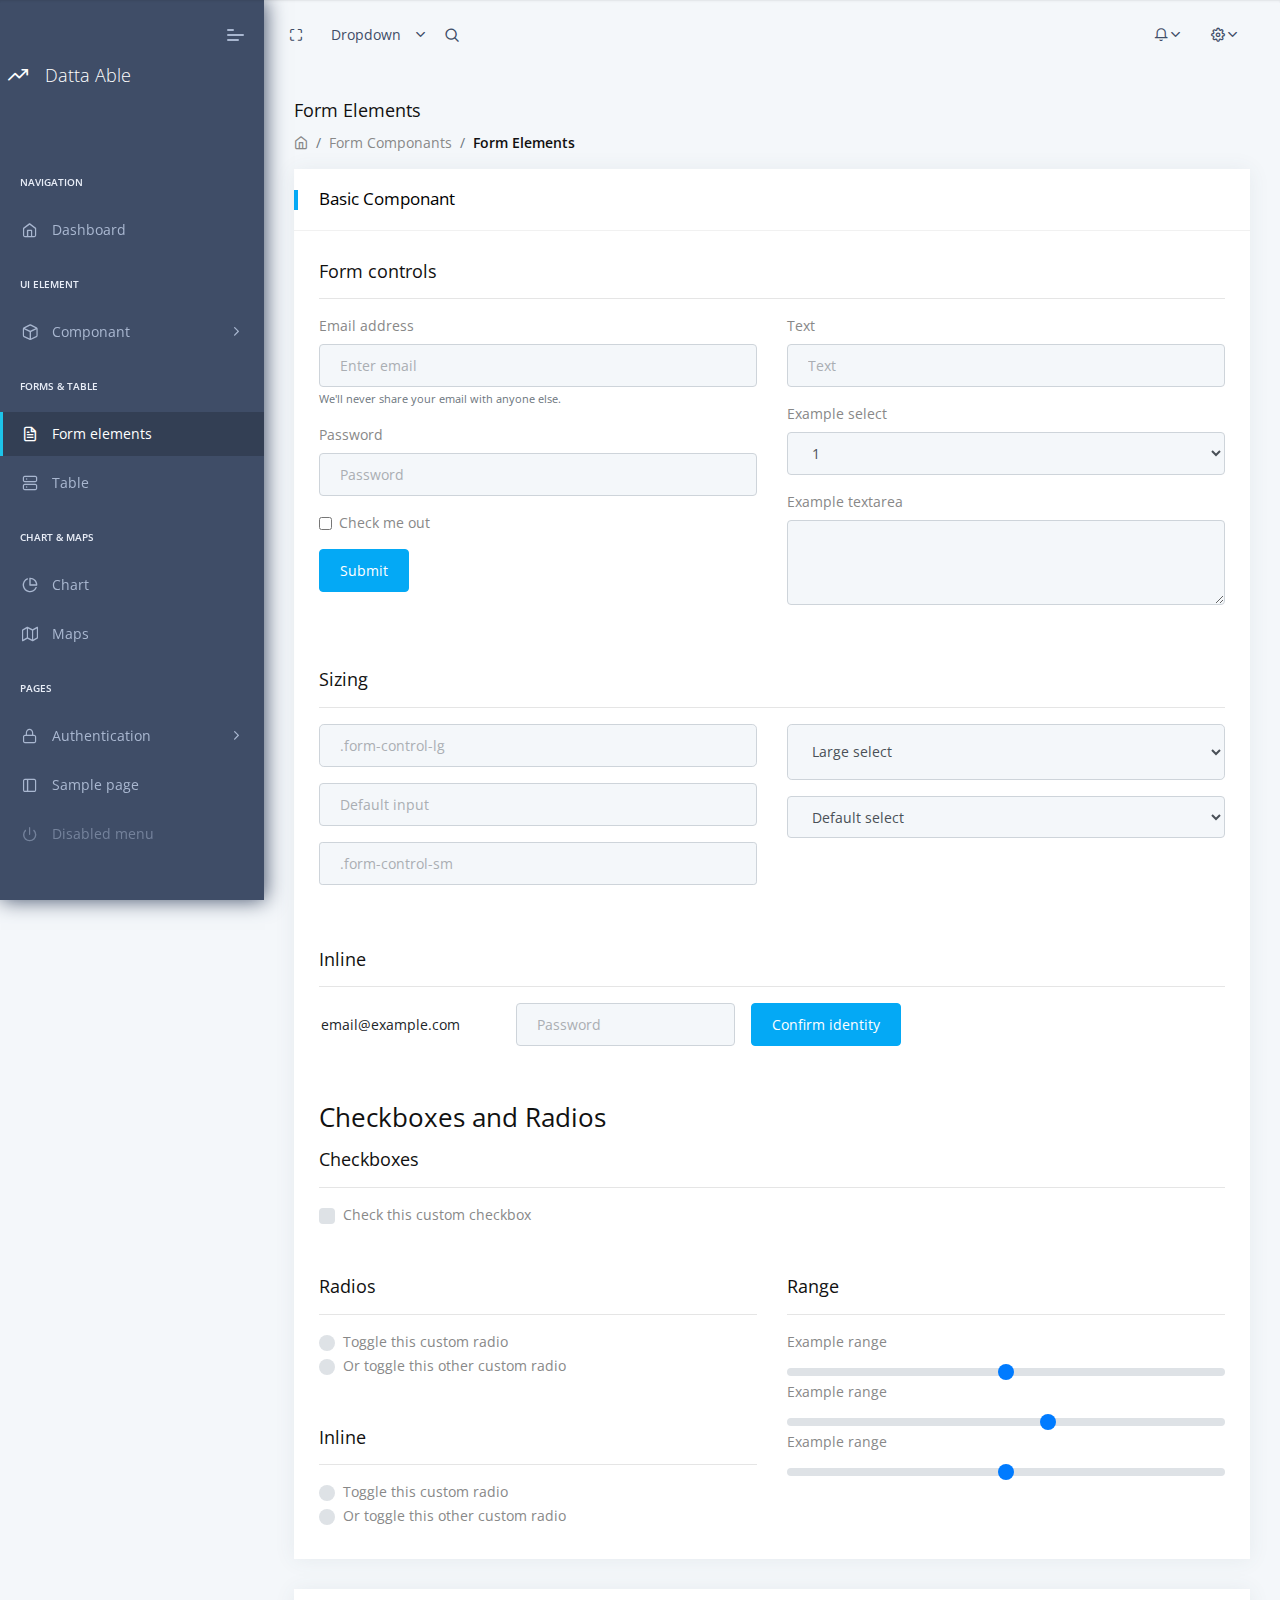
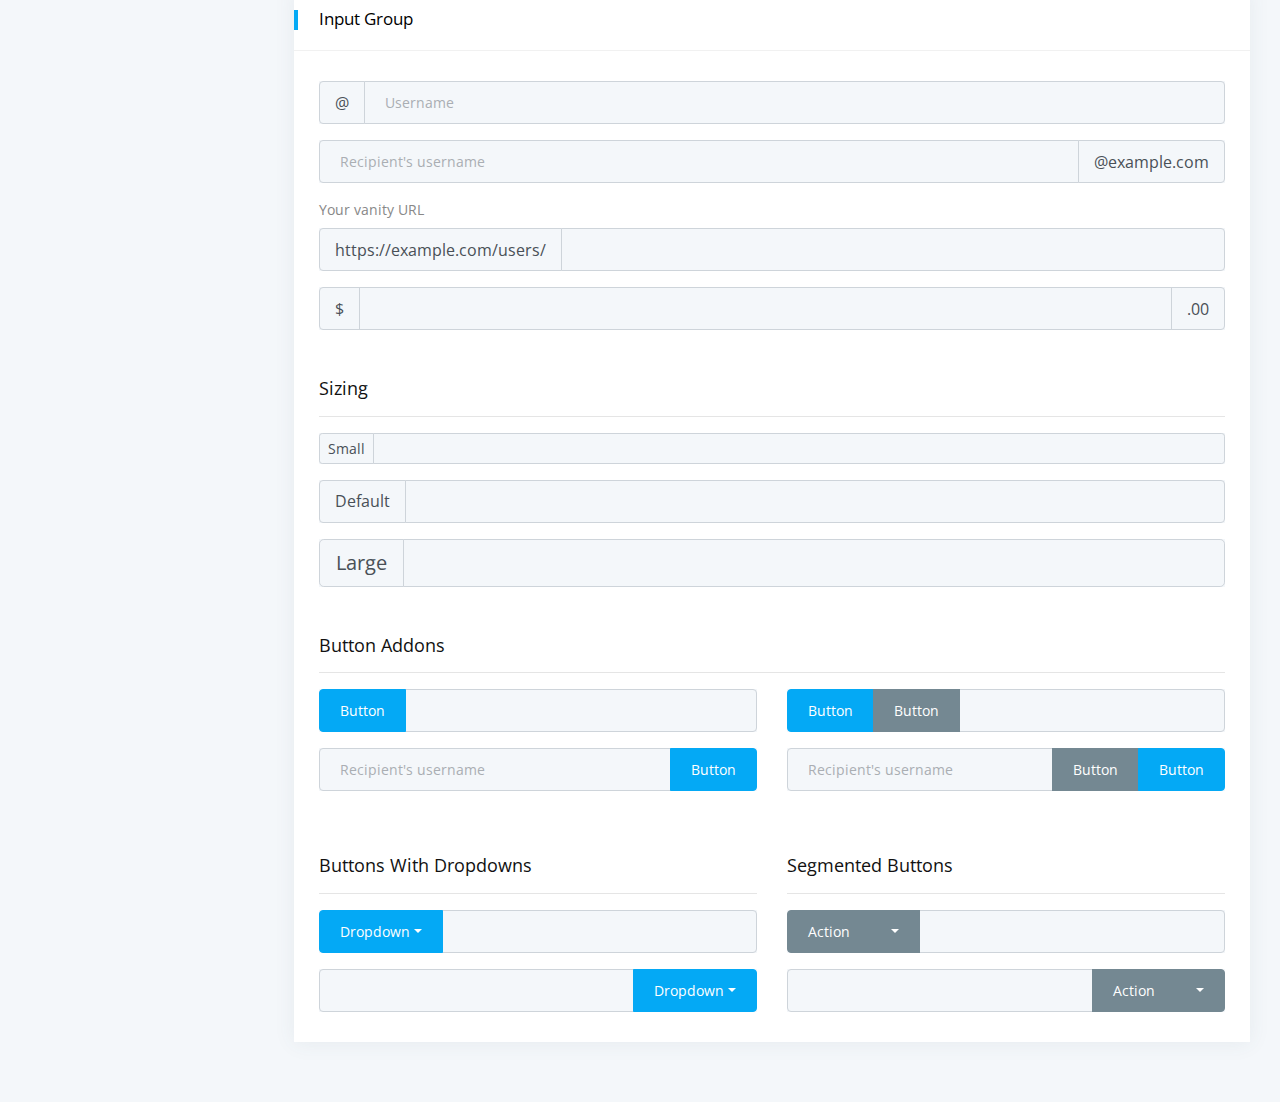
<file: form_elements.html>
<!DOCTYPE html>
<html lang="en">

<head>
    <title>Datta Able Free Bootstrap 4 Admin Template</title>
    <!-- HTML5 Shim and Respond.js IE10 support of HTML5 elements and media queries -->
    <!-- WARNING: Respond.js doesn't work if you view the page via file:// -->
    <!--[if lt IE 10]>
		<script src="https://oss.maxcdn.com/libs/html5shiv/3.7.0/html5shiv.js"></script>
		<script src="https://oss.maxcdn.com/libs/respond.js/1.4.2/respond.min.js"></script>
		<![endif]-->
    <!-- Meta -->
    <meta charset="utf-8">
    <meta name="viewport" content="width=device-width, initial-scale=1.0, user-scalable=0, minimal-ui">
    <meta http-equiv="X-UA-Compatible" content="IE=edge" />
    <meta name="description" content="Datta Able Bootstrap admin template made using Bootstrap 4 and it has huge amount of ready made feature, UI components, pages which completely fulfills any dashboard needs." />
    <meta name="keywords" content="admin templates, bootstrap admin templates, bootstrap 4, dashboard, dashboard templets, sass admin templets, html admin templates, responsive, bootstrap admin templates free download,premium bootstrap admin templates, datta able, datta able bootstrap admin template, free admin theme, free dashboard template"/>
    <meta name="author" content="CodedThemes"/>

    <!-- Favicon icon -->
    <link rel="icon" href="assets/images/favicon.ico" type="image/x-icon">
    <!-- fontawesome icon -->
    <link rel="stylesheet" href="assets/fonts/fontawesome/css/fontawesome-all.min.css">
    <!-- animation css -->
    <link rel="stylesheet" href="assets/plugins/animation/css/animate.min.css">
    <!-- vendor css -->
    <link rel="stylesheet" href="assets/css/style.css">

</head>

<body>
    <!-- [ Pre-loader ] start -->
    <div class="loader-bg">
        <div class="loader-track">
            <div class="loader-fill"></div>
        </div>
    </div>
    <!-- [ Pre-loader ] End -->

    <!-- [ navigation menu ] start -->
    <nav class="pcoded-navbar">
        <div class="navbar-wrapper">
            <div class="navbar-brand header-logo">
               <a href="index.html" class="b-brand">
                   <div class="b-bg">
                       <i class="feather icon-trending-up"></i>
                   </div>
                   <span class="b-title">Datta Able</span>
               </a>
               <a class="mobile-menu" id="mobile-collapse" href="javascript:"><span></span></a>
           </div>
            <div class="navbar-content scroll-div">
                <ul class="nav pcoded-inner-navbar">
                    <li class="nav-item pcoded-menu-caption">
                        <label>Navigation</label>
                    </li>
                    <li data-username="dashboard Default Ecommerce CRM Analytics Crypto Project" class="nav-item">
                        <a href="index.html" class="nav-link "><span class="pcoded-micon"><i class="feather icon-home"></i></span><span class="pcoded-mtext">Dashboard</span></a>
                    </li>
                    <li class="nav-item pcoded-menu-caption">
                        <label>UI Element</label>
                    </li>
                    <li data-username="basic components Button Alert Badges breadcrumb Paggination progress Tooltip popovers Carousel Cards Collapse Tabs pills Modal Grid System Typography Extra Shadows Embeds" class="nav-item pcoded-hasmenu">
                        <a href="javascript:" class="nav-link "><span class="pcoded-micon"><i class="feather icon-box"></i></span><span class="pcoded-mtext">Componant</span></a>
                        <ul class="pcoded-submenu">
                            <li class=""><a href="bc_button.html" class="">Button</a></li>
                            <li class=""><a href="bc_badges.html" class="">Badges</a></li>
                            <li class=""><a href="bc_breadcrumb-pagination.html" class="">Breadcrumb & paggination</a></li>
                            <li class=""><a href="bc_collapse.html" class="">Collapse</a></li>
                            <li class=""><a href="bc_tabs.html" class="">Tabs & pills</a></li>
                            <li class=""><a href="bc_typography.html" class="">Typography</a></li>
                            <li class=""><a href="icon-feather.html" class="">Feather<span class="pcoded-badge label label-danger">NEW</span></a></li>
                        </ul>
                    </li>
                    <li class="nav-item pcoded-menu-caption">
                        <label>Forms & table</label>
                    </li>
                    <li data-username="form elements advance componant validation masking wizard picker select" class="nav-item active">
                        <a href="form_elements.html" class="nav-link "><span class="pcoded-micon"><i class="feather icon-file-text"></i></span><span class="pcoded-mtext">Form elements</span></a>
                    </li>
                    <li data-username="Table bootstrap datatable footable" class="nav-item">
                        <a href="tbl_bootstrap.html" class="nav-link "><span class="pcoded-micon"><i class="feather icon-server"></i></span><span class="pcoded-mtext">Table</span></a>
                    </li>
                    <li class="nav-item pcoded-menu-caption">
                        <label>Chart & Maps</label>
                    </li>
                    <li data-username="Charts Morris" class="nav-item"><a href="chart-morris.html" class="nav-link "><span class="pcoded-micon"><i class="feather icon-pie-chart"></i></span><span class="pcoded-mtext">Chart</span></a></li>
                    <li data-username="Maps Google" class="nav-item"><a href="map-google.html" class="nav-link "><span class="pcoded-micon"><i class="feather icon-map"></i></span><span class="pcoded-mtext">Maps</span></a></li>
                    <li class="nav-item pcoded-menu-caption">
                        <label>Pages</label>
                    </li>
                    <li data-username="Authentication Sign up Sign in reset password Change password Personal information profile settings map form subscribe" class="nav-item pcoded-hasmenu">
                        <a href="javascript:" class="nav-link "><span class="pcoded-micon"><i class="feather icon-lock"></i></span><span class="pcoded-mtext">Authentication</span></a>
                        <ul class="pcoded-submenu">
                            <li class=""><a href="auth-signup.html" class="" target="_blank">Sign up</a></li>
                            <li class=""><a href="auth-signin.html" class="" target="_blank">Sign in</a></li>
                        </ul>
                    </li>
                    <li data-username="Sample Page" class="nav-item"><a href="sample-page.html" class="nav-link"><span class="pcoded-micon"><i class="feather icon-sidebar"></i></span><span class="pcoded-mtext">Sample page</span></a></li>
                    <li data-username="Disabled Menu" class="nav-item disabled"><a href="javascript:" class="nav-link"><span class="pcoded-micon"><i class="feather icon-power"></i></span><span class="pcoded-mtext">Disabled menu</span></a></li>
                </ul>
            </div>
        </div>
    </nav>
    <!-- [ navigation menu ] end -->

    <!-- [ Header ] start -->
    <header class="navbar pcoded-header navbar-expand-lg navbar-light">
        <div class="m-header">
            <a class="mobile-menu" id="mobile-collapse1" href="javascript:"><span></span></a>
            <a href="index.html" class="b-brand">
                   <div class="b-bg">
                       <i class="feather icon-trending-up"></i>
                   </div>
                   <span class="b-title">Datta Able</span>
               </a>
        </div>
        <a class="mobile-menu" id="mobile-header" href="javascript:">
            <i class="feather icon-more-horizontal"></i>
        </a>
        <div class="collapse navbar-collapse">
            <ul class="navbar-nav mr-auto">
                <li><a href="javascript:" class="full-screen" onclick="javascript:toggleFullScreen()"><i class="feather icon-maximize"></i></a></li>
                <li class="nav-item dropdown">
                    <a class="dropdown-toggle" href="javascript:" data-toggle="dropdown">Dropdown</a>
                    <ul class="dropdown-menu">
                        <li><a class="dropdown-item" href="javascript:">Action</a></li>
                        <li><a class="dropdown-item" href="javascript:">Another action</a></li>
                        <li><a class="dropdown-item" href="javascript:">Something else here</a></li>
                    </ul>
                </li>
                <li class="nav-item">
                    <div class="main-search">
                        <div class="input-group">
                            <input type="text" id="m-search" class="form-control" placeholder="Search . . .">
                            <a href="javascript:" class="input-group-append search-close">
                                <i class="feather icon-x input-group-text"></i>
                            </a>
                            <span class="input-group-append search-btn btn btn-primary">
                                <i class="feather icon-search input-group-text"></i>
                            </span>
                        </div>
                    </div>
                </li>
            </ul>
            <ul class="navbar-nav ml-auto">
                <li>
                    <div class="dropdown">
                        <a class="dropdown-toggle" href="javascript:" data-toggle="dropdown"><i class="icon feather icon-bell"></i></a>
                        <div class="dropdown-menu dropdown-menu-right notification">
                            <div class="noti-head">
                                <h6 class="d-inline-block m-b-0">Notifications</h6>
                                <div class="float-right">
                                    <a href="javascript:" class="m-r-10">mark as read</a>
                                    <a href="javascript:">clear all</a>
                                </div>
                            </div>
                            <ul class="noti-body">
                                <li class="n-title">
                                    <p class="m-b-0">NEW</p>
                                </li>
                                <li class="notification">
                                    <div class="media">
                                        <img class="img-radius" src="assets/images/user/avatar-1.jpg" alt="Generic placeholder image">
                                        <div class="media-body">
                                            <p><strong>John Doe</strong><span class="n-time text-muted"><i class="icon feather icon-clock m-r-10"></i>30 min</span></p>
                                            <p>New ticket Added</p>
                                        </div>
                                    </div>
                                </li>
                                <li class="n-title">
                                    <p class="m-b-0">EARLIER</p>
                                </li>
                                <li class="notification">
                                    <div class="media">
                                        <img class="img-radius" src="assets/images/user/avatar-2.jpg" alt="Generic placeholder image">
                                        <div class="media-body">
                                            <p><strong>Joseph William</strong><span class="n-time text-muted"><i class="icon feather icon-clock m-r-10"></i>30 min</span></p>
                                            <p>Prchace New Theme and make payment</p>
                                        </div>
                                    </div>
                                </li>
                                <li class="notification">
                                    <div class="media">
                                        <img class="img-radius" src="assets/images/user/avatar-3.jpg" alt="Generic placeholder image">
                                        <div class="media-body">
                                            <p><strong>Sara Soudein</strong><span class="n-time text-muted"><i class="icon feather icon-clock m-r-10"></i>30 min</span></p>
                                            <p>currently login</p>
                                        </div>
                                    </div>
                                </li>
                            </ul>
                            <div class="noti-footer">
                                <a href="javascript:">show all</a>
                            </div>
                        </div>
                    </div>
                </li>
                <li>
                    <div class="dropdown drp-user">
                        <a href="javascript:" class="dropdown-toggle" data-toggle="dropdown">
                            <i class="icon feather icon-settings"></i>
                        </a>
                        <div class="dropdown-menu dropdown-menu-right profile-notification">
                            <div class="pro-head">
                                <img src="assets/images/user/avatar-1.jpg" class="img-radius" alt="User-Profile-Image">
                                <span>John Doe</span>
                                <a href="auth-signin.html" class="dud-logout" title="Logout">
                                    <i class="feather icon-log-out"></i>
                                </a>
                            </div>
                            <ul class="pro-body">
                                <li><a href="javascript:" class="dropdown-item"><i class="feather icon-settings"></i> Settings</a></li>
                                <li><a href="javascript:" class="dropdown-item"><i class="feather icon-user"></i> Profile</a></li>
                                <li><a href="message.html" class="dropdown-item"><i class="feather icon-mail"></i> My Messages</a></li>
                                <li><a href="auth-signin.html" class="dropdown-item"><i class="feather icon-lock"></i> Lock Screen</a></li>
                            </ul>
                        </div>
                    </div>
                </li>
            </ul>
        </div>
    </header>
    <!-- [ Header ] end -->

    <!-- [ Main Content ] start -->
    <div class="pcoded-main-container">
        <div class="pcoded-wrapper">
            <div class="pcoded-content">
                <div class="pcoded-inner-content">
                    <!-- [ breadcrumb ] start -->
                    <div class="page-header">
                        <div class="page-block">
                            <div class="row align-items-center">
                                <div class="col-md-12">
                                    <div class="page-header-title">
                                        <h5 class="m-b-10">Form Elements</h5>
                                    </div>
                                    <ul class="breadcrumb">
                                        <li class="breadcrumb-item"><a href="index.html"><i class="feather icon-home"></i></a></li>
                                        <li class="breadcrumb-item"><a href="javascript:">Form Componants</a></li>
                                        <li class="breadcrumb-item"><a href="javascript:">Form Elements</a></li>
                                    </ul>
                                </div>
                            </div>
                        </div>
                    </div>
                    <!-- [ breadcrumb ] end -->
                    <div class="main-body">
                        <div class="page-wrapper">
                            <!-- [ Main Content ] start -->
                            <div class="row">
                                <div class="col-sm-12">
                                    <div class="card">
                                        <div class="card-header">
                                            <h5>Basic Componant</h5>
                                        </div>
                                        <div class="card-body">
                                            <h5>Form controls</h5>
                                            <hr>
                                            <div class="row">
                                                <div class="col-md-6">
                                                    <form>
                                                        <div class="form-group">
                                                            <label for="exampleInputEmail1">Email address</label>
                                                            <input type="email" class="form-control" id="exampleInputEmail1" aria-describedby="emailHelp" placeholder="Enter email">
                                                            <small id="emailHelp" class="form-text text-muted">We'll never share your email with anyone else.</small>
                                                        </div>
                                                        <div class="form-group">
                                                            <label for="exampleInputPassword1">Password</label>
                                                            <input type="password" class="form-control" id="exampleInputPassword1" placeholder="Password">
                                                        </div>
                                                        <div class="form-group form-check">
                                                            <input type="checkbox" class="form-check-input" id="exampleCheck1">
                                                            <label class="form-check-label" for="exampleCheck1">Check me out</label>
                                                        </div>
                                                        <button type="submit" class="btn btn-primary">Submit</button>
                                                    </form>
                                                </div>
                                                <div class="col-md-6">
                                                    <form>
                                                        <div class="form-group">
                                                            <label>Text</label>
                                                            <input type="text" class="form-control" placeholder="Text">
                                                        </div>
                                                        <div class="form-group">
                                                            <label for="exampleFormControlSelect1">Example select</label>
                                                            <select class="form-control" id="exampleFormControlSelect1">
                                                                <option>1</option>
                                                                <option>2</option>
                                                                <option>3</option>
                                                                <option>4</option>
                                                                <option>5</option>
                                                            </select>
                                                        </div>
                                                        <div class="form-group">
                                                            <label for="exampleFormControlTextarea1">Example textarea</label>
                                                            <textarea class="form-control" id="exampleFormControlTextarea1" rows="3"></textarea>
                                                        </div>
                                                    </form>
                                                </div>
                                            </div>
                                            <h5 class="mt-5">Sizing</h5>
                                            <hr>
                                            <div class="row">
                                                <div class="col-md-6">
                                                    <input class="mb-3 form-control form-control-lg" type="text" placeholder=".form-control-lg">
                                                    <input class="mb-3 form-control" type="text" placeholder="Default input">
                                                    <input class="mb-3 form-control form-control-sm" type="text" placeholder=".form-control-sm">
                                                </div>
                                                <div class="col-md-6">
                                                    <select class="mb-3 form-control form-control-lg">
                                                        <option>Large select</option>
                                                    </select>
                                                    <select class="mb-3 form-control">
                                                        <option>Default select</option>
                                                    </select>
                                                </div>
                                            </div>
                                            <h5 class="mt-5">Inline</h5>
                                            <hr>
                                            <form class="form-inline">
                                                <div class="form-group mb-2">
                                                    <label for="staticEmail2" class="sr-only">Email</label>
                                                    <input type="text" readonly class="form-control-plaintext" id="staticEmail2" value="email@example.com">
                                                </div>
                                                <div class="form-group mx-sm-3 mb-2">
                                                    <label for="inputPassword2" class="sr-only">Password</label>
                                                    <input type="password" class="form-control" id="inputPassword2" placeholder="Password">
                                                </div>
                                                <button type="submit" class="btn btn-primary mb-2">Confirm identity</button>
                                            </form>
                                            <h3 class="mt-5">Checkboxes and Radios</h3>
                                            <h5 class="mt-3">Checkboxes</h5>
                                            <hr>
                                            <div class="custom-control custom-checkbox">
                                                <input type="checkbox" class="custom-control-input" id="customCheck1">
                                                <label class="custom-control-label" for="customCheck1">Check this custom checkbox</label>
                                            </div>
                                            <div class="row">
                                                <div class="col-md-6">
                                                    <h5 class="mt-5">Radios</h5>
                                                    <hr>
                                                    <div class="custom-control custom-radio">
                                                        <input type="radio" id="customRadio1" name="customRadio" class="custom-control-input">
                                                        <label class="custom-control-label" for="customRadio1">Toggle this custom radio</label>
                                                    </div>
                                                    <div class="custom-control custom-radio">
                                                        <input type="radio" id="customRadio2" name="customRadio" class="custom-control-input">
                                                        <label class="custom-control-label" for="customRadio2">Or toggle this other custom radio</label>
                                                    </div>
                                                    <h5 class="mt-5">Inline</h5>
                                                    <hr>
                                                    <div class="custom-control custom-radio custom-control-inline">
                                                        <input type="radio" id="customRadioInline1" name="customRadioInline1" class="custom-control-input">
                                                        <label class="custom-control-label" for="customRadioInline1">Toggle this custom radio</label>
                                                    </div>
                                                    <div class="custom-control custom-radio custom-control-inline">
                                                        <input type="radio" id="customRadioInline2" name="customRadioInline1" class="custom-control-input">
                                                        <label class="custom-control-label" for="customRadioInline2">Or toggle this other custom radio</label>
                                                    </div>
                                                </div>
                                                <div class="col-md-6">
                                                    <h5 class="mt-5">Range</h5>
                                                    <hr>
                                                    <label for="customRange1">Example range</label>
                                                    <input type="range" class="custom-range" id="customRange1">
                                                    <label for="customRange2">Example range</label>
                                                    <input type="range" class="custom-range" min="0" max="5" id="customRange2">
                                                    <label for="customRange3">Example range</label>
                                                    <input type="range" class="custom-range" min="0" max="5" step="0.5" id="customRange3">
                                                </div>
                                            </div>
                                        </div>
                                    </div>
                                    <!-- Input group -->
                                    <div class="card">
                                        <div class="card-header">
                                            <h5>Input Group</h5>
                                        </div>
                                        <div class="card-body">
                                            <div class="input-group mb-3">
                                                <div class="input-group-prepend">
                                                    <span class="input-group-text" id="basic-addon1">@</span>
                                                </div>
                                                <input type="text" class="form-control" placeholder="Username" aria-label="Username" aria-describedby="basic-addon1">
                                            </div>
                                            <div class="input-group mb-3">
                                                <input type="text" class="form-control" placeholder="Recipient's username" aria-label="Recipient's username" aria-describedby="basic-addon2">
                                                <div class="input-group-append">
                                                    <span class="input-group-text" id="basic-addon2">@example.com</span>
                                                </div>
                                            </div>
                                            <label for="basic-url">Your vanity URL</label>
                                            <div class="input-group mb-3">
                                                <div class="input-group-prepend">
                                                    <span class="input-group-text" id="basic-addon3">https://example.com/users/</span>
                                                </div>
                                                <input type="text" class="form-control" id="basic-url" aria-describedby="basic-addon3">
                                            </div>
                                            <div class="input-group mb-3">
                                                <div class="input-group-prepend">
                                                    <span class="input-group-text">$</span>
                                                </div>
                                                <input type="text" class="form-control" aria-label="Amount (to the nearest dollar)">
                                                <div class="input-group-append">
                                                    <span class="input-group-text">.00</span>
                                                </div>
                                            </div>
                                            <h5 class="mt-5">Sizing</h5>
                                            <hr>
                                            <div class="input-group input-group-sm mb-3">
                                                <div class="input-group-prepend">
                                                    <span class="input-group-text" id="inputGroup-sizing-sm">Small</span>
                                                </div>
                                                <input type="text" class="form-control" aria-label="Small" aria-describedby="inputGroup-sizing-sm">
                                            </div>
                                            <div class="input-group mb-3">
                                                <div class="input-group-prepend">
                                                    <span class="input-group-text" id="inputGroup-sizing-default">Default</span>
                                                </div>
                                                <input type="text" class="form-control" aria-label="Default" aria-describedby="inputGroup-sizing-default">
                                            </div>
                                            <div class="input-group input-group-lg">
                                                <div class="input-group-prepend">
                                                    <span class="input-group-text" id="inputGroup-sizing-lg">Large</span>
                                                </div>
                                                <input type="text" class="form-control" aria-label="Large" aria-describedby="inputGroup-sizing-sm">
                                            </div>
                                            <h5 class="mt-5">Button Addons</h5>
                                            <hr>
                                            <div class="row">
                                                <div class="col-md-6">
                                                    <div class="input-group mb-3">
                                                        <div class="input-group-prepend">
                                                            <button class="btn btn-primary" type="button">Button</button>
                                                        </div>
                                                        <input type="text" class="form-control" placeholder="" aria-label="" aria-describedby="basic-addon1">
                                                    </div>
                                                    <div class="input-group mb-3">
                                                        <input type="text" class="form-control" placeholder="Recipient's username" aria-label="Recipient's username" aria-describedby="basic-addon2">
                                                        <div class="input-group-append">
                                                            <button class="btn btn-primary" type="button">Button</button>
                                                        </div>
                                                    </div>
                                                </div>
                                                <div class="col-md-6">
                                                    <div class="input-group mb-3">
                                                        <div class="input-group-prepend">
                                                            <button class="btn btn-primary" type="button">Button</button>
                                                            <button class="btn btn-secondary" type="button">Button</button>
                                                        </div>
                                                        <input type="text" class="form-control" placeholder="" aria-label="" aria-describedby="basic-addon1">
                                                    </div>
                                                    <div class="input-group">
                                                        <input type="text" class="form-control" placeholder="Recipient's username" aria-label="Recipient's username" aria-describedby="basic-addon2">
                                                        <div class="input-group-append">
                                                            <button class="btn btn-secondary" type="button">Button</button>
                                                            <button class="btn btn-primary" type="button">Button</button>
                                                        </div>
                                                    </div>
                                                </div>
                                                <div class="col-md-6">
                                                    <h5 class="mt-5">Buttons With Dropdowns</h5>
                                                    <hr>
                                                    <div class="input-group mb-3">
                                                        <div class="input-group-prepend">
                                                            <button class="btn btn-primary dropdown-toggle" type="button" data-toggle="dropdown" aria-haspopup="true" aria-expanded="false">Dropdown</button>
                                                            <div class="dropdown-menu">
                                                                <a class="dropdown-item" href="#!">Action</a>
                                                                <a class="dropdown-item" href="#!">Another action</a>
                                                                <a class="dropdown-item" href="#!">Something else here</a>
                                                                <div role="separator" class="dropdown-divider"></div>
                                                                <a class="dropdown-item" href="#!">Separated link</a>
                                                            </div>
                                                        </div>
                                                        <input type="text" class="form-control" aria-label="Text input with dropdown button">
                                                    </div>
                                                    <div class="input-group">
                                                        <input type="text" class="form-control" aria-label="Text input with dropdown button">
                                                        <div class="input-group-append">
                                                            <button class="btn btn-primary dropdown-toggle" type="button" data-toggle="dropdown" aria-haspopup="true" aria-expanded="false">Dropdown</button>
                                                            <div class="dropdown-menu">
                                                                <a class="dropdown-item" href="#!">Action</a>
                                                                <a class="dropdown-item" href="#!">Another action</a>
                                                                <a class="dropdown-item" href="#!">Something else here</a>
                                                                <div role="separator" class="dropdown-divider"></div>
                                                                <a class="dropdown-item" href="#!">Separated link</a>
                                                            </div>
                                                        </div>
                                                    </div>
                                                </div>
                                                <div class="col-md-6">
                                                    <h5 class="mt-5">Segmented Buttons</h5>
                                                    <hr>
                                                    <div class="input-group mb-3">
                                                        <div class="input-group-prepend">
                                                            <button type="button" class="btn btn-secondary">Action</button>
                                                            <button type="button" class="btn btn-secondary dropdown-toggle dropdown-toggle-split" data-toggle="dropdown" aria-haspopup="true" aria-expanded="false"><span class="sr-only">Toggle Dropdown</span></button>
                                                            <div class="dropdown-menu">
                                                                <a class="dropdown-item" href="#!">Action</a>
                                                                <a class="dropdown-item" href="#!">Another action</a>
                                                                <a class="dropdown-item" href="#!">Something else here</a>
                                                                <div role="separator" class="dropdown-divider"></div>
                                                                <a class="dropdown-item" href="#!">Separated link</a>
                                                            </div>
                                                        </div>
                                                        <input type="text" class="form-control" aria-label="Text input with segmented dropdown button">
                                                    </div>
                                                    <div class="input-group">
                                                        <input type="text" class="form-control" aria-label="Text input with segmented dropdown button">
                                                        <div class="input-group-append">
                                                            <button type="button" class="btn btn-secondary">Action</button>
                                                            <button type="button" class="btn btn-secondary dropdown-toggle dropdown-toggle-split" data-toggle="dropdown" aria-haspopup="true" aria-expanded="false"><span class="sr-only">Toggle Dropdown</span></button>
                                                            <div class="dropdown-menu">
                                                                <a class="dropdown-item" href="#!">Action</a>
                                                                <a class="dropdown-item" href="#!">Another action</a>
                                                                <a class="dropdown-item" href="#!">Something else here</a>
                                                                <div role="separator" class="dropdown-divider"></div>
                                                                <a class="dropdown-item" href="#!">Separated link</a>
                                                            </div>
                                                        </div>
                                                    </div>
                                                </div>
                                            </div>
                                        </div>
                                    </div>
                                </div>
                            </div>
                            <!-- [ Main Content ] end -->
                        </div>
                    </div>
                </div>
            </div>
        </div>
    </div>
    <!-- [ Main Content ] end -->

    <!-- Warning Section Starts -->
    <!-- Older IE warning message -->
    <!--[if lt IE 11]>
        <div class="ie-warning">
            <h1>Warning!!</h1>
            <p>You are using an outdated version of Internet Explorer, please upgrade
               <br/>to any of the following web browsers to access this website.
            </p>
            <div class="iew-container">
                <ul class="iew-download">
                    <li>
                        <a href="http://www.google.com/chrome/">
                            <img src="assets/images/browser/chrome.png" alt="Chrome">
                            <div>Chrome</div>
                        </a>
                    </li>
                    <li>
                        <a href="https://www.mozilla.org/en-US/firefox/new/">
                            <img src="assets/images/browser/firefox.png" alt="Firefox">
                            <div>Firefox</div>
                        </a>
                    </li>
                    <li>
                        <a href="http://www.opera.com">
                            <img src="assets/images/browser/opera.png" alt="Opera">
                            <div>Opera</div>
                        </a>
                    </li>
                    <li>
                        <a href="https://www.apple.com/safari/">
                            <img src="assets/images/browser/safari.png" alt="Safari">
                            <div>Safari</div>
                        </a>
                    </li>
                    <li>
                        <a href="http://windows.microsoft.com/en-us/internet-explorer/download-ie">
                            <img src="assets/images/browser/ie.png" alt="">
                            <div>IE (11 & above)</div>
                        </a>
                    </li>
                </ul>
            </div>
            <p>Sorry for the inconvenience!</p>
        </div>
    <![endif]-->
    <!-- Warning Section Ends -->

    <!-- Required Js -->
<script src="assets/js/vendor-all.min.js"></script>
	<script src="assets/plugins/bootstrap/js/bootstrap.min.js"></script>
    <script src="assets/js/pcoded.min.js"></script>

</body>
</html>
</file>
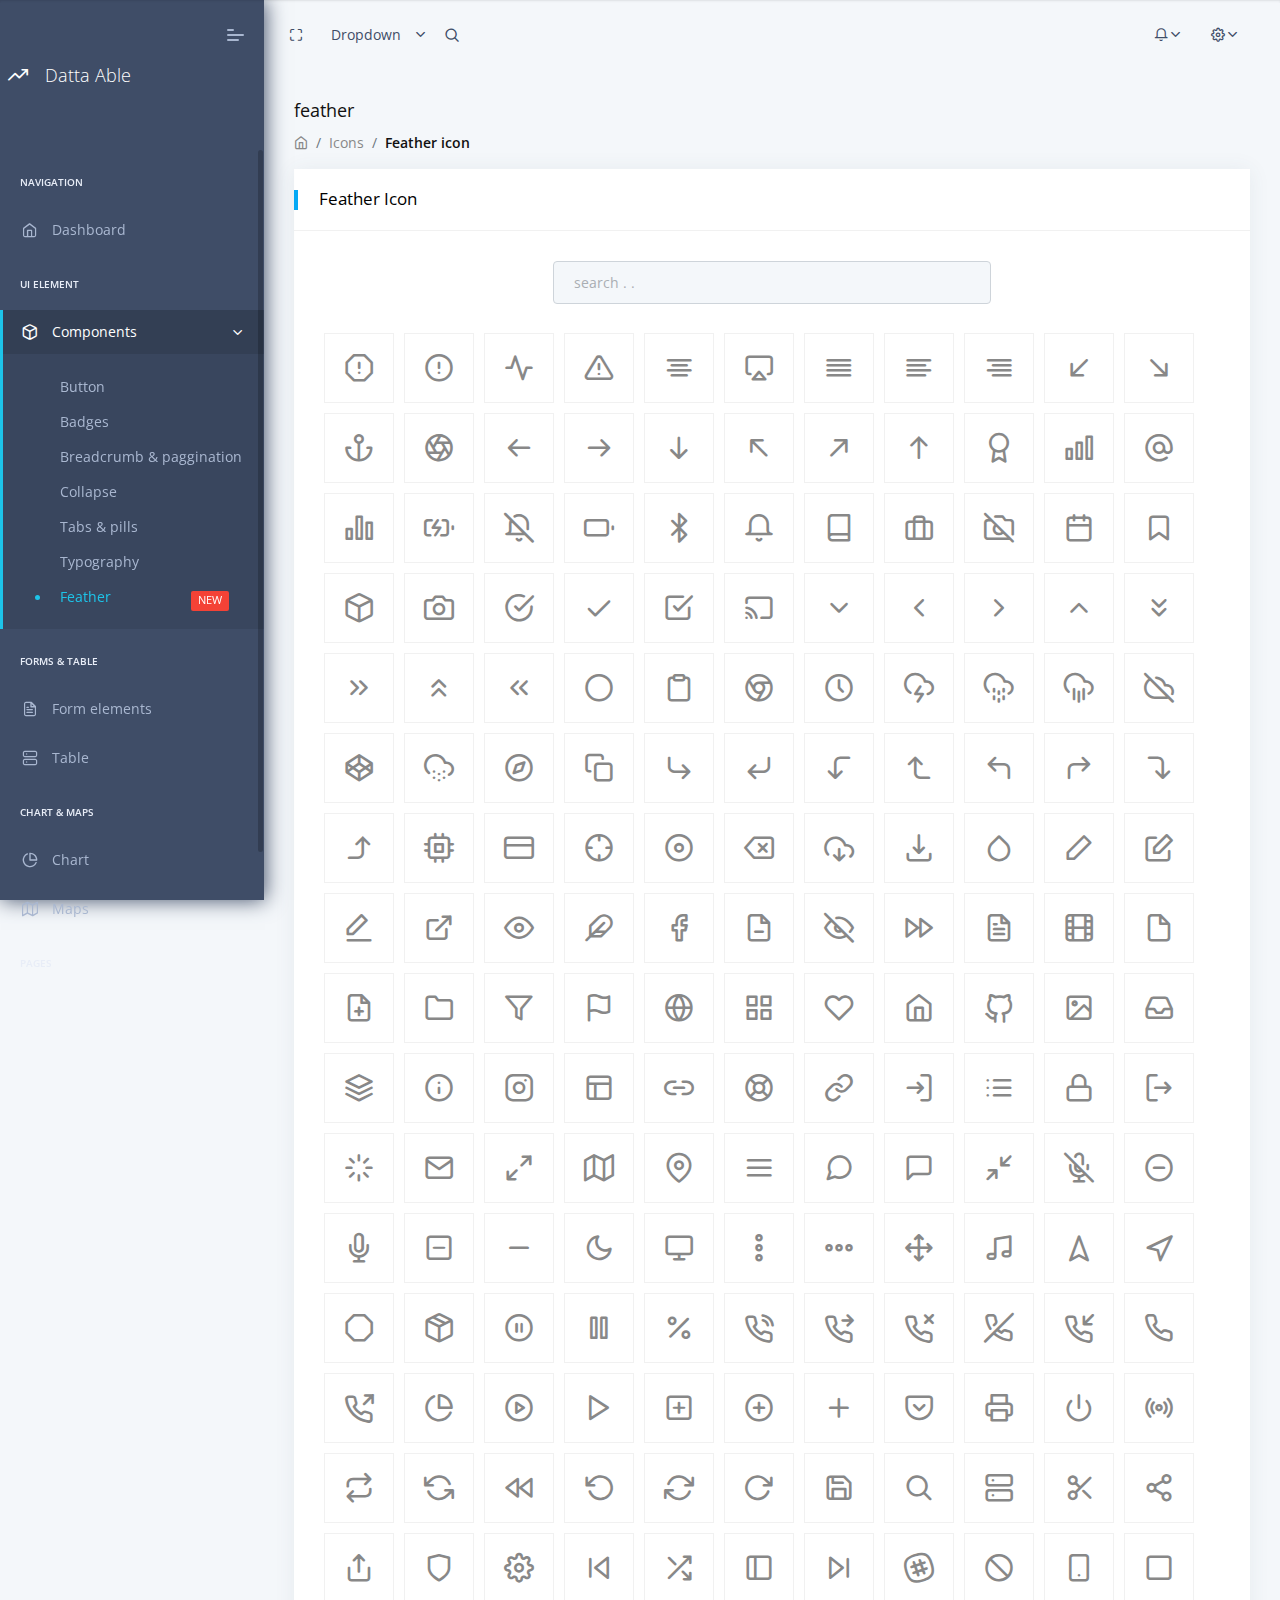
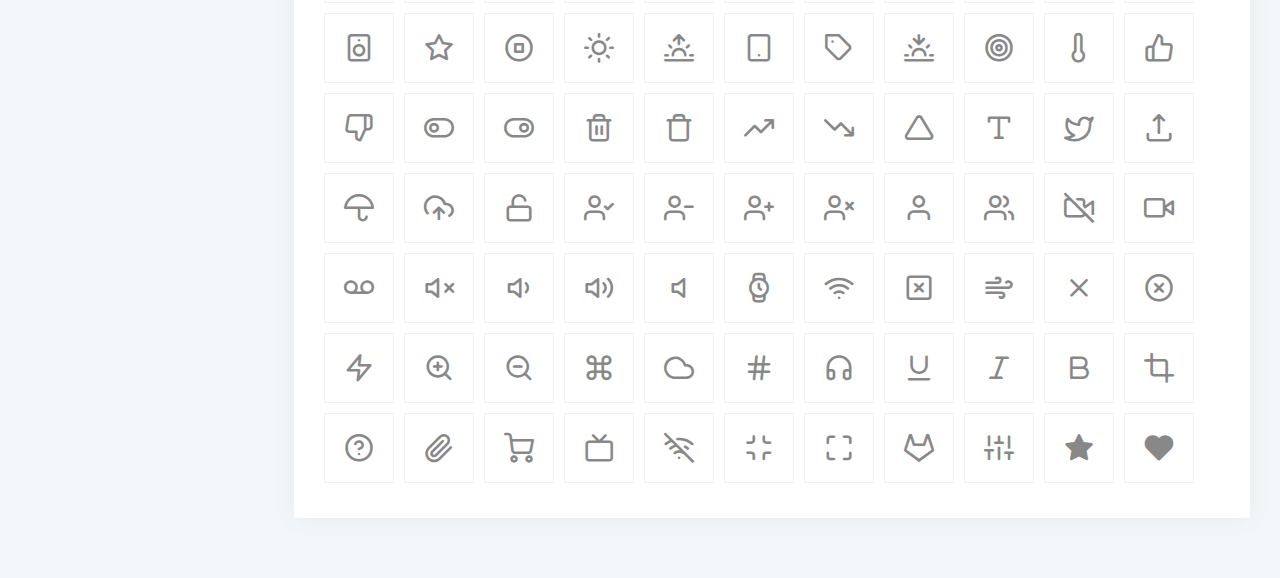
<file: icon-feather.html>
<!DOCTYPE html>
<html lang="en">

<head>
    <title>Datta Able Free Bootstrap 4 Admin Template</title>
    <!-- HTML5 Shim and Respond.js IE10 support of HTML5 elements and media queries -->
    <!-- WARNING: Respond.js doesn't work if you view the page via file:// -->
    <!--[if lt IE 10]>
		<script src="https://oss.maxcdn.com/libs/html5shiv/3.7.0/html5shiv.js"></script>
		<script src="https://oss.maxcdn.com/libs/respond.js/1.4.2/respond.min.js"></script>
		<![endif]-->
    <!-- Meta -->
    <meta charset="utf-8">
    <meta name="viewport" content="width=device-width, initial-scale=1.0, user-scalable=0, minimal-ui">
    <meta http-equiv="X-UA-Compatible" content="IE=edge" />
    <meta name="description" content="Datta Able Bootstrap admin template made using Bootstrap 4 and it has huge amount of ready made feature, UI components, pages which completely fulfills any dashboard needs." />
    <meta name="keywords" content="admin templates, bootstrap admin templates, bootstrap 4, dashboard, dashboard templets, sass admin templets, html admin templates, responsive, bootstrap admin templates free download,premium bootstrap admin templates, datta able, datta able bootstrap admin template, free admin theme, free dashboard template"/>
    <meta name="author" content="CodedThemes"/>

    <!-- Favicon icon -->
    <link rel="icon" href="assets/images/favicon.ico" type="image/x-icon">
    <!-- fontawesome icon -->
    <link rel="stylesheet" href="assets/fonts/fontawesome/css/fontawesome-all.min.css">
    <!-- animation css -->
    <link rel="stylesheet" href="assets/plugins/animation/css/animate.min.css">
    <!-- vendor css -->
    <link rel="stylesheet" href="assets/css/style.css">

</head>

<body>
    <!-- [ Pre-loader ] start -->
    <div class="loader-bg">
        <div class="loader-track">
            <div class="loader-fill"></div>
        </div>
    </div>
    <!-- [ Pre-loader ] End -->

    <!-- [ navigation menu ] start -->
    <nav class="pcoded-navbar">
        <div class="navbar-wrapper">
            <div class="navbar-brand header-logo">
               <a href="index.html" class="b-brand">
                   <div class="b-bg">
                       <i class="feather icon-trending-up"></i>
                   </div>
                   <span class="b-title">Datta Able</span>
               </a>
               <a class="mobile-menu" id="mobile-collapse" href="javascript:"><span></span></a>
           </div>
            <div class="navbar-content scroll-div">
                <ul class="nav pcoded-inner-navbar">
                    <li class="nav-item pcoded-menu-caption">
                        <label>Navigation</label>
                    </li>
                    <li data-username="dashboard Default Ecommerce CRM Analytics Crypto Project" class="nav-item">
                        <a href="index.html" class="nav-link "><span class="pcoded-micon"><i class="feather icon-home"></i></span><span class="pcoded-mtext">Dashboard</span></a>
                    </li>
                    <li class="nav-item pcoded-menu-caption">
                        <label>UI Element</label>
                    </li>
                    <li data-username="basic components Button Alert Badges breadcrumb Paggination progress Tooltip popovers Carousel Cards Collapse Tabs pills Modal Grid System Typography Extra Shadows Embeds" class="nav-item pcoded-hasmenu active pcoded-trigger">
                        <a href="javascript:" class="nav-link "><span class="pcoded-micon"><i class="feather icon-box"></i></span><span class="pcoded-mtext">Components</span></a>
                        <ul class="pcoded-submenu">
                            <li class=""><a href="bc_button.html" class="">Button</a></li>
                            <li class=""><a href="bc_badges.html" class="">Badges</a></li>
                            <li class=""><a href="bc_breadcrumb-pagination.html" class="">Breadcrumb & paggination</a></li>
                            <li class=""><a href="bc_collapse.html" class="">Collapse</a></li>
                            <li class=""><a href="bc_tabs.html" class="">Tabs & pills</a></li>
                            <li class=""><a href="bc_typography.html" class="">Typography</a></li>
                            <li class="active"><a href="icon-feather.html" class="">Feather<span class="pcoded-badge label label-danger">NEW</span></a></li>
                        </ul>
                    </li>
                    <li class="nav-item pcoded-menu-caption">
                        <label>Forms & table</label>
                    </li>
                    <li data-username="form elements advance componant validation masking wizard picker select" class="nav-item">
                        <a href="form_elements.html" class="nav-link "><span class="pcoded-micon"><i class="feather icon-file-text"></i></span><span class="pcoded-mtext">Form elements</span></a>
                    </li>
                    <li data-username="Table bootstrap datatable footable" class="nav-item">
                        <a href="tbl_bootstrap.html" class="nav-link "><span class="pcoded-micon"><i class="feather icon-server"></i></span><span class="pcoded-mtext">Table</span></a>
                    </li>
                    <li class="nav-item pcoded-menu-caption">
                        <label>Chart & Maps</label>
                    </li>
                    <li data-username="Charts Morris" class="nav-item"><a href="chart-morris.html" class="nav-link "><span class="pcoded-micon"><i class="feather icon-pie-chart"></i></span><span class="pcoded-mtext">Chart</span></a></li>
                    <li data-username="Maps Google" class="nav-item"><a href="map-google.html" class="nav-link "><span class="pcoded-micon"><i class="feather icon-map"></i></span><span class="pcoded-mtext">Maps</span></a></li>
                    <li class="nav-item pcoded-menu-caption">
                        <label>Pages</label>
                    </li>
                    <li data-username="Authentication Sign up Sign in reset password Change password Personal information profile settings map form subscribe" class="nav-item pcoded-hasmenu">
                        <a href="javascript:" class="nav-link "><span class="pcoded-micon"><i class="feather icon-lock"></i></span><span class="pcoded-mtext">Authentication</span></a>
                        <ul class="pcoded-submenu">
                            <li class=""><a href="auth-signup.html" class="" target="_blank">Sign up</a></li>
                            <li class=""><a href="auth-signin.html" class="" target="_blank">Sign in</a></li>
                        </ul>
                    </li>
                    <li data-username="Sample Page" class="nav-item"><a href="sample-page.html" class="nav-link"><span class="pcoded-micon"><i class="feather icon-sidebar"></i></span><span class="pcoded-mtext">Sample page</span></a></li>
                    <li data-username="Disabled Menu" class="nav-item disabled"><a href="javascript:" class="nav-link"><span class="pcoded-micon"><i class="feather icon-power"></i></span><span class="pcoded-mtext">Disabled menu</span></a></li>
                </ul>
            </div>
        </div>
    </nav>
    <!-- [ navigation menu ] end -->

    <!-- [ Header ] start -->
    <header class="navbar pcoded-header navbar-expand-lg navbar-light">
        <div class="m-header">
            <a class="mobile-menu" id="mobile-collapse1" href="javascript:"><span></span></a>
            <a href="index.html" class="b-brand">
                   <div class="b-bg">
                       <i class="feather icon-trending-up"></i>
                   </div>
                   <span class="b-title">Datta Able</span>
               </a>
        </div>
        <a class="mobile-menu" id="mobile-header" href="javascript:">
            <i class="feather icon-more-horizontal"></i>
        </a>
        <div class="collapse navbar-collapse">
            <ul class="navbar-nav mr-auto">
                <li><a href="javascript:" class="full-screen" onclick="javascript:toggleFullScreen()"><i class="feather icon-maximize"></i></a></li>
                <li class="nav-item dropdown">
                    <a class="dropdown-toggle" href="javascript:" data-toggle="dropdown">Dropdown</a>
                    <ul class="dropdown-menu">
                        <li><a class="dropdown-item" href="javascript:">Action</a></li>
                        <li><a class="dropdown-item" href="javascript:">Another action</a></li>
                        <li><a class="dropdown-item" href="javascript:">Something else here</a></li>
                    </ul>
                </li>
                <li class="nav-item">
                    <div class="main-search">
                        <div class="input-group">
                            <input type="text" id="m-search" class="form-control" placeholder="Search . . .">
                            <a href="javascript:" class="input-group-append search-close">
                                <i class="feather icon-x input-group-text"></i>
                            </a>
                            <span class="input-group-append search-btn btn btn-primary">
                                <i class="feather icon-search input-group-text"></i>
                            </span>
                        </div>
                    </div>
                </li>
            </ul>
            <ul class="navbar-nav ml-auto">
                <li>
                    <div class="dropdown">
                        <a class="dropdown-toggle" href="javascript:" data-toggle="dropdown"><i class="icon feather icon-bell"></i></a>
                        <div class="dropdown-menu dropdown-menu-right notification">
                            <div class="noti-head">
                                <h6 class="d-inline-block m-b-0">Notifications</h6>
                                <div class="float-right">
                                    <a href="javascript:" class="m-r-10">mark as read</a>
                                    <a href="javascript:">clear all</a>
                                </div>
                            </div>
                            <ul class="noti-body">
                                <li class="n-title">
                                    <p class="m-b-0">NEW</p>
                                </li>
                                <li class="notification">
                                    <div class="media">
                                        <img class="img-radius" src="assets/images/user/avatar-1.jpg" alt="Generic placeholder image">
                                        <div class="media-body">
                                            <p><strong>John Doe</strong><span class="n-time text-muted"><i class="icon feather icon-clock m-r-10"></i>30 min</span></p>
                                            <p>New ticket Added</p>
                                        </div>
                                    </div>
                                </li>
                                <li class="n-title">
                                    <p class="m-b-0">EARLIER</p>
                                </li>
                                <li class="notification">
                                    <div class="media">
                                        <img class="img-radius" src="assets/images/user/avatar-2.jpg" alt="Generic placeholder image">
                                        <div class="media-body">
                                            <p><strong>Joseph William</strong><span class="n-time text-muted"><i class="icon feather icon-clock m-r-10"></i>30 min</span></p>
                                            <p>Prchace New Theme and make payment</p>
                                        </div>
                                    </div>
                                </li>
                                <li class="notification">
                                    <div class="media">
                                        <img class="img-radius" src="assets/images/user/avatar-3.jpg" alt="Generic placeholder image">
                                        <div class="media-body">
                                            <p><strong>Sara Soudein</strong><span class="n-time text-muted"><i class="icon feather icon-clock m-r-10"></i>30 min</span></p>
                                            <p>currently login</p>
                                        </div>
                                    </div>
                                </li>
                            </ul>
                            <div class="noti-footer">
                                <a href="javascript:">show all</a>
                            </div>
                        </div>
                    </div>
                </li>
                <li>
                    <div class="dropdown drp-user">
                        <a href="javascript:" class="dropdown-toggle" data-toggle="dropdown">
                            <i class="icon feather icon-settings"></i>
                        </a>
                        <div class="dropdown-menu dropdown-menu-right profile-notification">
                            <div class="pro-head">
                                <img src="assets/images/user/avatar-1.jpg" class="img-radius" alt="User-Profile-Image">
                                <span>John Doe</span>
                                <a href="auth-signin.html" class="dud-logout" title="Logout">
                                    <i class="feather icon-log-out"></i>
                                </a>
                            </div>
                            <ul class="pro-body">
                                <li><a href="javascript:" class="dropdown-item"><i class="feather icon-settings"></i> Settings</a></li>
                                <li><a href="javascript:" class="dropdown-item"><i class="feather icon-user"></i> Profile</a></li>
                                <li><a href="message.html" class="dropdown-item"><i class="feather icon-mail"></i> My Messages</a></li>
                                <li><a href="auth-signin.html" class="dropdown-item"><i class="feather icon-lock"></i> Lock Screen</a></li>
                            </ul>
                        </div>
                    </div>
                </li>
            </ul>
        </div>
    </header>
    <!-- [ Header ] end -->

    <!-- [ Main Content ] start -->
    <div class="pcoded-main-container">
        <div class="pcoded-wrapper">
            <div class="pcoded-content">
                <div class="pcoded-inner-content">
                    <!-- [ breadcrumb ] start -->
                    <div class="page-header">
                        <div class="page-block">
                            <div class="row align-items-center">
                                <div class="col-md-12">
                                    <div class="page-header-title">
                                        <h5 class="m-b-10">feather</h5>
                                    </div>
                                    <ul class="breadcrumb">
                                        <li class="breadcrumb-item"><a href="index.html"><i class="feather icon-home"></i></a></li>
                                        <li class="breadcrumb-item"><a href="javascript:">Icons</a></li>
                                        <li class="breadcrumb-item"><a href="javascript:">Feather icon</a></li>
                                    </ul>
                                </div>
                            </div>
                        </div>
                    </div>
                    <!-- [ breadcrumb ] end -->
                    <div class="main-body">
                        <div class="page-wrapper">
                            <!-- [ Main Content ] start -->
                            <div class="row">
                                <div class="col-sm-12">
                                    <div class="card">
                                        <div class="card-header">
                                            <h5>Feather Icon</h5>
                                        </div>
                                        <div class="card-block">
                                            <div class="row justify-content-center">
                                                <div class="col-sm-6">
                                                    <input type="text" id="icon-search" class="form-control mb-4" placeholder="search . . ">
                                                </div>
                                            </div>
                                            <div class="i-main" id="icon-wrapper"></div>
                                        </div>
                                    </div>
                                </div>
                            </div>
                            <!-- [ Main Content ] end -->
                        </div>
                    </div>
                </div>
            </div>
        </div>
    </div>
    <!-- [ Main Content ] end -->

    <!-- Warning Section Starts -->
    <!-- Older IE warning message -->
    <!--[if lt IE 11]>
        <div class="ie-warning">
            <h1>Warning!!</h1>
            <p>You are using an outdated version of Internet Explorer, please upgrade
               <br/>to any of the following web browsers to access this website.
            </p>
            <div class="iew-container">
                <ul class="iew-download">
                    <li>
                        <a href="http://www.google.com/chrome/">
                            <img src="assets/images/browser/chrome.png" alt="Chrome">
                            <div>Chrome</div>
                        </a>
                    </li>
                    <li>
                        <a href="https://www.mozilla.org/en-US/firefox/new/">
                            <img src="assets/images/browser/firefox.png" alt="Firefox">
                            <div>Firefox</div>
                        </a>
                    </li>
                    <li>
                        <a href="http://www.opera.com">
                            <img src="assets/images/browser/opera.png" alt="Opera">
                            <div>Opera</div>
                        </a>
                    </li>
                    <li>
                        <a href="https://www.apple.com/safari/">
                            <img src="assets/images/browser/safari.png" alt="Safari">
                            <div>Safari</div>
                        </a>
                    </li>
                    <li>
                        <a href="http://windows.microsoft.com/en-us/internet-explorer/download-ie">
                            <img src="assets/images/browser/ie.png" alt="">
                            <div>IE (11 & above)</div>
                        </a>
                    </li>
                </ul>
            </div>
            <p>Sorry for the inconvenience!</p>
        </div>
    <![endif]-->
    <!-- Warning Section Ends -->

    <!-- Required Js -->
<script src="assets/js/vendor-all.min.js"></script>
	<script src="assets/plugins/bootstrap/js/bootstrap.min.js"></script>
    <script src="assets/js/pcoded.min.js"></script>


    <script type="text/javascript">
        var iconlist = ['icon-alert-octagon', 'icon-alert-circle', 'icon-activity', 'icon-alert-triangle', 'icon-align-center', 'icon-airplay', 'icon-align-justify', 'icon-align-left', 'icon-align-right', 'icon-arrow-down-left',
            'icon-arrow-down-right', 'icon-anchor', 'icon-aperture', 'icon-arrow-left', 'icon-arrow-right', 'icon-arrow-down', 'icon-arrow-up-left', 'icon-arrow-up-right', 'icon-arrow-up', 'icon-award', 'icon-bar-chart', 'icon-at-sign',
            'icon-bar-chart-2', 'icon-battery-charging', 'icon-bell-off', 'icon-battery', 'icon-bluetooth', 'icon-bell', 'icon-book', 'icon-briefcase', 'icon-camera-off', 'icon-calendar', 'icon-bookmark', 'icon-box', 'icon-camera',
            'icon-check-circle', 'icon-check', 'icon-check-square', 'icon-cast', 'icon-chevron-down', 'icon-chevron-left', 'icon-chevron-right', 'icon-chevron-up', 'icon-chevrons-down', 'icon-chevrons-right', 'icon-chevrons-up',
            'icon-chevrons-left', 'icon-circle', 'icon-clipboard', 'icon-chrome', 'icon-clock', 'icon-cloud-lightning', 'icon-cloud-drizzle', 'icon-cloud-rain', 'icon-cloud-off', 'icon-codepen', 'icon-cloud-snow', 'icon-compass', 'icon-copy',
            'icon-corner-down-right', 'icon-corner-down-left', 'icon-corner-left-down', 'icon-corner-left-up', 'icon-corner-up-left', 'icon-corner-up-right', 'icon-corner-right-down', 'icon-corner-right-up', 'icon-cpu', 'icon-credit-card',
            'icon-crosshair', 'icon-disc', 'icon-delete', 'icon-download-cloud', 'icon-download', 'icon-droplet', 'icon-edit-2', 'icon-edit', 'icon-edit-1', 'icon-external-link', 'icon-eye', 'icon-feather', 'icon-facebook', 'icon-file-minus',
            'icon-eye-off', 'icon-fast-forward', 'icon-file-text', 'icon-film', 'icon-file', 'icon-file-plus', 'icon-folder', 'icon-filter', 'icon-flag', 'icon-globe', 'icon-grid', 'icon-heart', 'icon-home', 'icon-github', 'icon-image',
            'icon-inbox', 'icon-layers', 'icon-info', 'icon-instagram', 'icon-layout', 'icon-link-2', 'icon-life-buoy', 'icon-link', 'icon-log-in', 'icon-list', 'icon-lock', 'icon-log-out', 'icon-loader', 'icon-mail', 'icon-maximize-2',
            'icon-map', 'icon-map-pin', 'icon-menu', 'icon-message-circle', 'icon-message-square', 'icon-minimize-2', 'icon-mic-off', 'icon-minus-circle', 'icon-mic', 'icon-minus-square', 'icon-minus', 'icon-moon', 'icon-monitor',
            'icon-more-vertical', 'icon-more-horizontal', 'icon-move', 'icon-music', 'icon-navigation-2', 'icon-navigation', 'icon-octagon', 'icon-package', 'icon-pause-circle', 'icon-pause', 'icon-percent', 'icon-phone-call',
            'icon-phone-forwarded', 'icon-phone-missed', 'icon-phone-off', 'icon-phone-incoming', 'icon-phone', 'icon-phone-outgoing', 'icon-pie-chart', 'icon-play-circle', 'icon-play', 'icon-plus-square', 'icon-plus-circle', 'icon-plus',
            'icon-pocket', 'icon-printer', 'icon-power', 'icon-radio', 'icon-repeat', 'icon-refresh-ccw', 'icon-rewind', 'icon-rotate-ccw', 'icon-refresh-cw', 'icon-rotate-cw', 'icon-save', 'icon-search', 'icon-server', 'icon-scissors',
            'icon-share-2', 'icon-share', 'icon-shield', 'icon-settings', 'icon-skip-back', 'icon-shuffle', 'icon-sidebar', 'icon-skip-forward', 'icon-slack', 'icon-slash', 'icon-smartphone', 'icon-square', 'icon-speaker', 'icon-star',
            'icon-stop-circle', 'icon-sun', 'icon-sunrise', 'icon-tablet', 'icon-tag', 'icon-sunset', 'icon-target', 'icon-thermometer', 'icon-thumbs-up', 'icon-thumbs-down', 'icon-toggle-left', 'icon-toggle-right', 'icon-trash-2', 'icon-trash',
            'icon-trending-up', 'icon-trending-down', 'icon-triangle', 'icon-type', 'icon-twitter', 'icon-upload', 'icon-umbrella', 'icon-upload-cloud', 'icon-unlock', 'icon-user-check', 'icon-user-minus', 'icon-user-plus', 'icon-user-x',
            'icon-user', 'icon-users', 'icon-video-off', 'icon-video', 'icon-voicemail', 'icon-volume-x', 'icon-volume-2', 'icon-volume-1', 'icon-volume', 'icon-watch', 'icon-wifi', 'icon-x-square', 'icon-wind', 'icon-x', 'icon-x-circle',
            'icon-zap', 'icon-zoom-in', 'icon-zoom-out', 'icon-command', 'icon-cloud', 'icon-hash', 'icon-headphones', 'icon-underline', 'icon-italic', 'icon-bold', 'icon-crop', 'icon-help-circle', 'icon-paperclip', 'icon-shopping-cart',
            'icon-tv', 'icon-wifi-off', 'icon-minimize', 'icon-maximize', 'icon-gitlab', 'icon-sliders', 'icon-star-on', 'icon-heart-on'
        ];

        for (var i = 0, l = iconlist.length; i < l; i++) {
            $('#icon-wrapper').append(
                '<div class="i-block" data-clipboard-text="feather ' + iconlist[i] + '" data-filter="' + iconlist[i] + '"  data-toggle="tooltip" title="' + iconlist[i] + '">' +
                '<i class="feather ' + iconlist[i] + '"></i>' +
                '</div>');
        }
        $(window).on('load', function() {
            $("#icon-search").on("keyup", function() {
                var g = $(this).val().toLowerCase();
                $(".i-main .i-block").each(function() {
                    var t = $(this).attr('data-filter');
                    if (t) {
                        var s = t.toLowerCase();
                    }
                    if (s) {
                        var n = s.indexOf(g);
                        if (n !== -1) {
                            $(this).show();
                        } else {
                            $(this).hide();
                        }
                    }
                });
            });
        });
    </script>

</body>
</html>
</file>
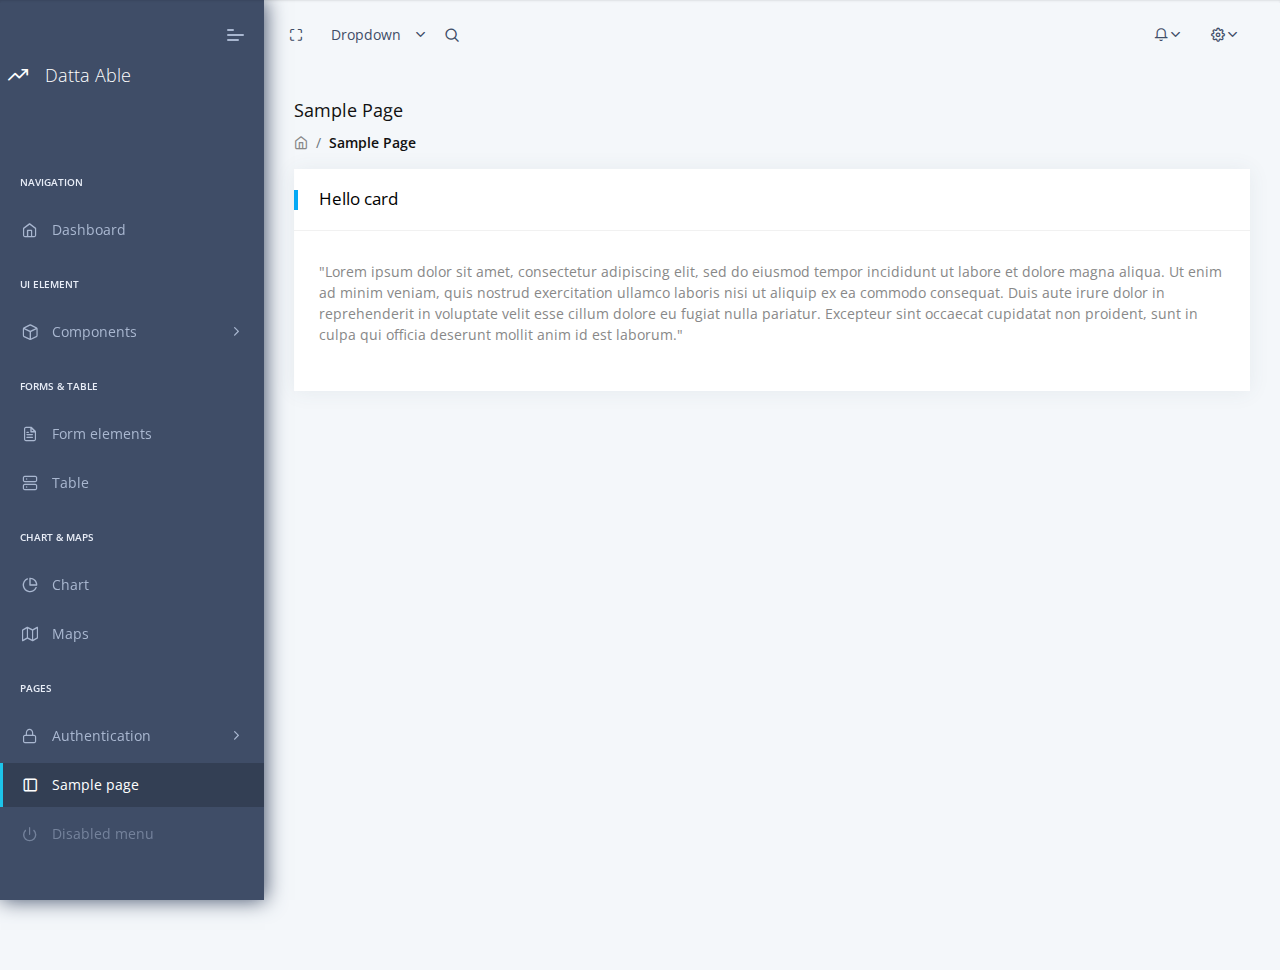
<file: sample-page.html>
<!DOCTYPE html>
<html lang="en">

<head>
    <title>Datta Able Free Bootstrap 4 Admin Template</title>
    <!-- HTML5 Shim and Respond.js IE10 support of HTML5 elements and media queries -->
    <!-- WARNING: Respond.js doesn't work if you view the page via file:// -->
    <!--[if lt IE 10]>
		<script src="https://oss.maxcdn.com/libs/html5shiv/3.7.0/html5shiv.js"></script>
		<script src="https://oss.maxcdn.com/libs/respond.js/1.4.2/respond.min.js"></script>
		<![endif]-->
    <!-- Meta -->
    <meta charset="utf-8">
    <meta name="viewport" content="width=device-width, initial-scale=1.0, user-scalable=0, minimal-ui">
    <meta http-equiv="X-UA-Compatible" content="IE=edge" />
    <meta name="description" content="Datta Able Bootstrap admin template made using Bootstrap 4 and it has huge amount of ready made feature, UI components, pages which completely fulfills any dashboard needs." />
    <meta name="keywords" content="admin templates, bootstrap admin templates, bootstrap 4, dashboard, dashboard templets, sass admin templets, html admin templates, responsive, bootstrap admin templates free download,premium bootstrap admin templates, datta able, datta able bootstrap admin template, free admin theme, free dashboard template"/>
    <meta name="author" content="CodedThemes"/>

    <!-- Favicon icon -->
    <link rel="icon" href="assets/images/favicon.ico" type="image/x-icon">
    <!-- fontawesome icon -->
    <link rel="stylesheet" href="assets/fonts/fontawesome/css/fontawesome-all.min.css">
    <!-- animation css -->
    <link rel="stylesheet" href="assets/plugins/animation/css/animate.min.css">
    <!-- vendor css -->
    <link rel="stylesheet" href="assets/css/style.css">

</head>

<body>
    <!-- [ Pre-loader ] start -->
    <div class="loader-bg">
        <div class="loader-track">
            <div class="loader-fill"></div>
        </div>
    </div>
    <!-- [ Pre-loader ] End -->

    <!-- [ navigation menu ] start -->
    <nav class="pcoded-navbar">
        <div class="navbar-wrapper">
            <div class="navbar-brand header-logo">
               <a href="index.html" class="b-brand">
                   <div class="b-bg">
                       <i class="feather icon-trending-up"></i>
                   </div>
                   <span class="b-title">Datta Able</span>
               </a>
               <a class="mobile-menu" id="mobile-collapse" href="javascript:"><span></span></a>
           </div>
            <div class="navbar-content scroll-div">
                <ul class="nav pcoded-inner-navbar">
                    <li class="nav-item pcoded-menu-caption">
                        <label>Navigation</label>
                    </li>
                    <li data-username="dashboard Default Ecommerce CRM Analytics Crypto Project" class="nav-item">
                        <a href="index.html" class="nav-link "><span class="pcoded-micon"><i class="feather icon-home"></i></span><span class="pcoded-mtext">Dashboard</span></a>
                    </li>
                    <li class="nav-item pcoded-menu-caption">
                        <label>UI Element</label>
                    </li>
                    <li data-username="basic components Button Alert Badges breadcrumb Paggination progress Tooltip popovers Carousel Cards Collapse Tabs pills Modal Grid System Typography Extra Shadows Embeds" class="nav-item pcoded-hasmenu">
                        <a href="javascript:" class="nav-link "><span class="pcoded-micon"><i class="feather icon-box"></i></span><span class="pcoded-mtext">Components</span></a>
                        <ul class="pcoded-submenu">
                            <li class=""><a href="bc_button.html" class="">Button</a></li>
                            <li class=""><a href="bc_badges.html" class="">Badges</a></li>
                            <li class=""><a href="bc_breadcrumb-pagination.html" class="">Breadcrumb & paggination</a></li>
                            <li class=""><a href="bc_collapse.html" class="">Collapse</a></li>
                            <li class=""><a href="bc_tabs.html" class="">Tabs & pills</a></li>
                            <li class=""><a href="bc_typography.html" class="">Typography</a></li>
                            <li class=""><a href="icon-feather.html" class="">Feather<span class="pcoded-badge label label-danger">NEW</span></a></li>
                        </ul>
                    </li>
                    <li class="nav-item pcoded-menu-caption">
                        <label>Forms & table</label>
                    </li>
                    <li data-username="form elements advance componant validation masking wizard picker select" class="nav-item">
                        <a href="form_elements.html" class="nav-link "><span class="pcoded-micon"><i class="feather icon-file-text"></i></span><span class="pcoded-mtext">Form elements</span></a>
                    </li>
                    <li data-username="Table bootstrap datatable footable" class="nav-item">
                        <a href="tbl_bootstrap.html" class="nav-link "><span class="pcoded-micon"><i class="feather icon-server"></i></span><span class="pcoded-mtext">Table</span></a>
                    </li>
                    <li class="nav-item pcoded-menu-caption">
                        <label>Chart & Maps</label>
                    </li>
                    <li data-username="Charts Morris" class="nav-item"><a href="chart-morris.html" class="nav-link "><span class="pcoded-micon"><i class="feather icon-pie-chart"></i></span><span class="pcoded-mtext">Chart</span></a></li>
                    <li data-username="Maps Google" class="nav-item"><a href="map-google.html" class="nav-link "><span class="pcoded-micon"><i class="feather icon-map"></i></span><span class="pcoded-mtext">Maps</span></a></li>
                    <li class="nav-item pcoded-menu-caption">
                        <label>Pages</label>
                    </li>
                    <li data-username="Authentication Sign up Sign in reset password Change password Personal information profile settings map form subscribe" class="nav-item pcoded-hasmenu">
                        <a href="javascript:" class="nav-link "><span class="pcoded-micon"><i class="feather icon-lock"></i></span><span class="pcoded-mtext">Authentication</span></a>
                        <ul class="pcoded-submenu">
                            <li class=""><a href="auth-signup.html" class="" target="_blank">Sign up</a></li>
                            <li class=""><a href="auth-signin.html" class="" target="_blank">Sign in</a></li>
                        </ul>
                    </li>
                    <li data-username="Sample Page" class="nav-item active"><a href="sample-page.html" class="nav-link"><span class="pcoded-micon"><i class="feather icon-sidebar"></i></span><span class="pcoded-mtext">Sample page</span></a></li>
                    <li data-username="Disabled Menu" class="nav-item disabled"><a href="javascript:" class="nav-link"><span class="pcoded-micon"><i class="feather icon-power"></i></span><span class="pcoded-mtext">Disabled menu</span></a></li>
                </ul>
            </div>
        </div>
    </nav>
    <!-- [ navigation menu ] end -->

    <!-- [ Header ] start -->
    <header class="navbar pcoded-header navbar-expand-lg navbar-light">
        <div class="m-header">
            <a class="mobile-menu" id="mobile-collapse1" href="javascript:"><span></span></a>
            <a href="index.html" class="b-brand">
                   <div class="b-bg">
                       <i class="feather icon-trending-up"></i>
                   </div>
                   <span class="b-title">Datta Able</span>
               </a>
        </div>
        <a class="mobile-menu" id="mobile-header" href="javascript:">
            <i class="feather icon-more-horizontal"></i>
        </a>
        <div class="collapse navbar-collapse">
            <ul class="navbar-nav mr-auto">
                <li><a href="javascript:" class="full-screen" onclick="javascript:toggleFullScreen()"><i class="feather icon-maximize"></i></a></li>
                <li class="nav-item dropdown">
                    <a class="dropdown-toggle" href="javascript:" data-toggle="dropdown">Dropdown</a>
                    <ul class="dropdown-menu">
                        <li><a class="dropdown-item" href="javascript:">Action</a></li>
                        <li><a class="dropdown-item" href="javascript:">Another action</a></li>
                        <li><a class="dropdown-item" href="javascript:">Something else here</a></li>
                    </ul>
                </li>
                <li class="nav-item">
                    <div class="main-search">
                        <div class="input-group">
                            <input type="text" id="m-search" class="form-control" placeholder="Search . . .">
                            <a href="javascript:" class="input-group-append search-close">
                                <i class="feather icon-x input-group-text"></i>
                            </a>
                            <span class="input-group-append search-btn btn btn-primary">
                                <i class="feather icon-search input-group-text"></i>
                            </span>
                        </div>
                    </div>
                </li>
            </ul>
            <ul class="navbar-nav ml-auto">
                <li>
                    <div class="dropdown">
                        <a class="dropdown-toggle" href="javascript:" data-toggle="dropdown"><i class="icon feather icon-bell"></i></a>
                        <div class="dropdown-menu dropdown-menu-right notification">
                            <div class="noti-head">
                                <h6 class="d-inline-block m-b-0">Notifications</h6>
                                <div class="float-right">
                                    <a href="javascript:" class="m-r-10">mark as read</a>
                                    <a href="javascript:">clear all</a>
                                </div>
                            </div>
                            <ul class="noti-body">
                                <li class="n-title">
                                    <p class="m-b-0">NEW</p>
                                </li>
                                <li class="notification">
                                    <div class="media">
                                        <img class="img-radius" src="assets/images/user/avatar-1.jpg" alt="Generic placeholder image">
                                        <div class="media-body">
                                            <p><strong>John Doe</strong><span class="n-time text-muted"><i class="icon feather icon-clock m-r-10"></i>30 min</span></p>
                                            <p>New ticket Added</p>
                                        </div>
                                    </div>
                                </li>
                                <li class="n-title">
                                    <p class="m-b-0">EARLIER</p>
                                </li>
                                <li class="notification">
                                    <div class="media">
                                        <img class="img-radius" src="assets/images/user/avatar-2.jpg" alt="Generic placeholder image">
                                        <div class="media-body">
                                            <p><strong>Joseph William</strong><span class="n-time text-muted"><i class="icon feather icon-clock m-r-10"></i>30 min</span></p>
                                            <p>Prchace New Theme and make payment</p>
                                        </div>
                                    </div>
                                </li>
                                <li class="notification">
                                    <div class="media">
                                        <img class="img-radius" src="assets/images/user/avatar-3.jpg" alt="Generic placeholder image">
                                        <div class="media-body">
                                            <p><strong>Sara Soudein</strong><span class="n-time text-muted"><i class="icon feather icon-clock m-r-10"></i>30 min</span></p>
                                            <p>currently login</p>
                                        </div>
                                    </div>
                                </li>
                            </ul>
                            <div class="noti-footer">
                                <a href="javascript:">show all</a>
                            </div>
                        </div>
                    </div>
                </li>
                <li>
                    <div class="dropdown drp-user">
                        <a href="javascript:" class="dropdown-toggle" data-toggle="dropdown">
                            <i class="icon feather icon-settings"></i>
                        </a>
                        <div class="dropdown-menu dropdown-menu-right profile-notification">
                            <div class="pro-head">
                                <img src="assets/images/user/avatar-1.jpg" class="img-radius" alt="User-Profile-Image">
                                <span>John Doe</span>
                                <a href="auth-signin.html" class="dud-logout" title="Logout">
                                    <i class="feather icon-log-out"></i>
                                </a>
                            </div>
                            <ul class="pro-body">
                                <li><a href="javascript:" class="dropdown-item"><i class="feather icon-settings"></i> Settings</a></li>
                                <li><a href="javascript:" class="dropdown-item"><i class="feather icon-user"></i> Profile</a></li>
                                <li><a href="message.html" class="dropdown-item"><i class="feather icon-mail"></i> My Messages</a></li>
                                <li><a href="auth-signin.html" class="dropdown-item"><i class="feather icon-lock"></i> Lock Screen</a></li>
                            </ul>
                        </div>
                    </div>
                </li>
            </ul>
        </div>
    </header>
    <!-- [ Header ] end -->

    <!-- [ Main Content ] start -->
    <div class="pcoded-main-container">
        <div class="pcoded-wrapper">
            <div class="pcoded-content">
                <div class="pcoded-inner-content">
                    <!-- [ breadcrumb ] start -->
                    <div class="page-header">
                        <div class="page-block">
                            <div class="row align-items-center">
                                <div class="col-md-12">
                                    <div class="page-header-title">
                                        <h5 class="m-b-10">Sample Page</h5>
                                    </div>
                                    <ul class="breadcrumb">
                                        <li class="breadcrumb-item"><a href="index.html"><i class="feather icon-home"></i></a></li>
                                        <li class="breadcrumb-item"><a href="javascript:">Sample Page</a></li>
                                    </ul>
                                </div>
                            </div>
                        </div>
                    </div>
                    <!-- [ breadcrumb ] end -->
                    <div class="main-body">
                        <div class="page-wrapper">
                            <!-- [ Main Content ] start -->
                            <div class="row">
                                <div class="col-sm-12">
                                    <div class="card">
                                        <div class="card-header">
                                            <h5>Hello card</h5>
                                        </div>
                                        <div class="card-block">
                                            <p>"Lorem ipsum dolor sit amet, consectetur adipiscing elit, sed do eiusmod tempor incididunt ut labore et dolore magna aliqua. Ut enim ad minim veniam, quis nostrud exercitation ullamco laboris nisi ut aliquip ex ea commodo consequat. Duis aute irure dolor in reprehenderit in voluptate velit esse cillum dolore eu fugiat nulla pariatur. Excepteur sint occaecat cupidatat non proident, sunt in culpa qui officia deserunt mollit anim id est laborum."
                                            </p>
                                        </div>
                                    </div>
                                </div>
                            </div>
                            <!-- [ Main Content ] end -->
                        </div>
                    </div>
                </div>
            </div>
        </div>
    </div>
    <!-- [ Main Content ] end -->

    <!-- Warning Section Starts -->
    <!-- Older IE warning message -->
    <!--[if lt IE 11]>
        <div class="ie-warning">
            <h1>Warning!!</h1>
            <p>You are using an outdated version of Internet Explorer, please upgrade
               <br/>to any of the following web browsers to access this website.
            </p>
            <div class="iew-container">
                <ul class="iew-download">
                    <li>
                        <a href="http://www.google.com/chrome/">
                            <img src="assets/images/browser/chrome.png" alt="Chrome">
                            <div>Chrome</div>
                        </a>
                    </li>
                    <li>
                        <a href="https://www.mozilla.org/en-US/firefox/new/">
                            <img src="assets/images/browser/firefox.png" alt="Firefox">
                            <div>Firefox</div>
                        </a>
                    </li>
                    <li>
                        <a href="http://www.opera.com">
                            <img src="assets/images/browser/opera.png" alt="Opera">
                            <div>Opera</div>
                        </a>
                    </li>
                    <li>
                        <a href="https://www.apple.com/safari/">
                            <img src="assets/images/browser/safari.png" alt="Safari">
                            <div>Safari</div>
                        </a>
                    </li>
                    <li>
                        <a href="http://windows.microsoft.com/en-us/internet-explorer/download-ie">
                            <img src="assets/images/browser/ie.png" alt="">
                            <div>IE (11 & above)</div>
                        </a>
                    </li>
                </ul>
            </div>
            <p>Sorry for the inconvenience!</p>
        </div>
    <![endif]-->
    <!-- Warning Section Ends -->

    <!-- Required Js -->
<script src="assets/js/vendor-all.min.js"></script>
	<script src="assets/plugins/bootstrap/js/bootstrap.min.js"></script>
    <script src="assets/js/pcoded.min.js"></script>


</body>
</html>
</file>
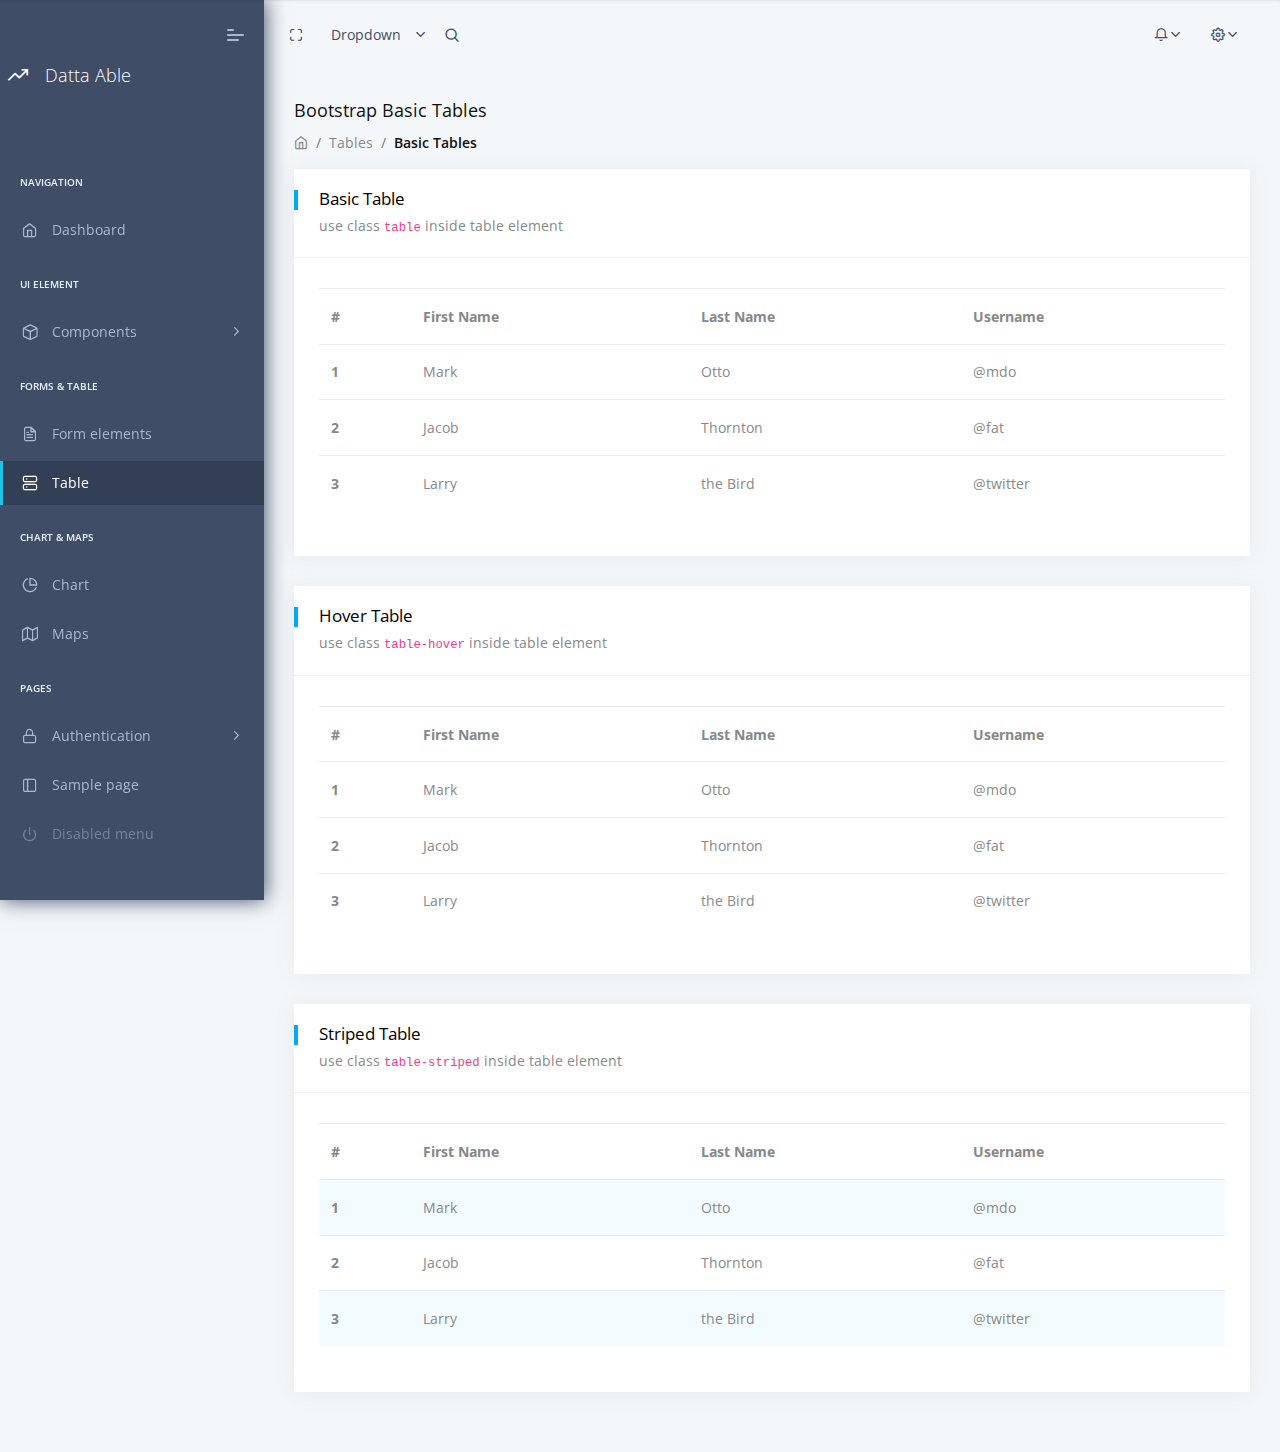
<file: tbl_bootstrap.html>
<!DOCTYPE html>
<html lang="en">

<head>
    <title>Datta Able Free Bootstrap 4 Admin Template</title>
    <!-- HTML5 Shim and Respond.js IE10 support of HTML5 elements and media queries -->
    <!-- WARNING: Respond.js doesn't work if you view the page via file:// -->
    <!--[if lt IE 10]>
		<script src="https://oss.maxcdn.com/libs/html5shiv/3.7.0/html5shiv.js"></script>
		<script src="https://oss.maxcdn.com/libs/respond.js/1.4.2/respond.min.js"></script>
		<![endif]-->
    <!-- Meta -->
    <meta charset="utf-8">
    <meta name="viewport" content="width=device-width, initial-scale=1.0, user-scalable=0, minimal-ui">
    <meta http-equiv="X-UA-Compatible" content="IE=edge" />
    <meta name="description" content="Datta Able Bootstrap admin template made using Bootstrap 4 and it has huge amount of ready made feature, UI components, pages which completely fulfills any dashboard needs." />
    <meta name="keywords" content="admin templates, bootstrap admin templates, bootstrap 4, dashboard, dashboard templets, sass admin templets, html admin templates, responsive, bootstrap admin templates free download,premium bootstrap admin templates, datta able, datta able bootstrap admin template, free admin theme, free dashboard template"/>
    <meta name="author" content="CodedThemes"/>

    <!-- Favicon icon -->
    <link rel="icon" href="assets/images/favicon.ico" type="image/x-icon">
    <!-- fontawesome icon -->
    <link rel="stylesheet" href="assets/fonts/fontawesome/css/fontawesome-all.min.css">
    <!-- animation css -->
    <link rel="stylesheet" href="assets/plugins/animation/css/animate.min.css">
    <!-- vendor css -->
    <link rel="stylesheet" href="assets/css/style.css">

</head>

<body>
    <!-- [ Pre-loader ] start -->
    <div class="loader-bg">
        <div class="loader-track">
            <div class="loader-fill"></div>
        </div>
    </div>
    <!-- [ Pre-loader ] End -->

    <!-- [ navigation menu ] start -->
    <nav class="pcoded-navbar">
        <div class="navbar-wrapper">
            <div class="navbar-brand header-logo">
               <a href="index.html" class="b-brand">
                   <div class="b-bg">
                       <i class="feather icon-trending-up"></i>
                   </div>
                   <span class="b-title">Datta Able</span>
               </a>
               <a class="mobile-menu" id="mobile-collapse" href="javascript:"><span></span></a>
           </div>
            <div class="navbar-content scroll-div">
                <ul class="nav pcoded-inner-navbar">
                    <li class="nav-item pcoded-menu-caption">
                        <label>Navigation</label>
                    </li>
                    <li data-username="dashboard Default Ecommerce CRM Analytics Crypto Project" class="nav-item">
                        <a href="index.html" class="nav-link "><span class="pcoded-micon"><i class="feather icon-home"></i></span><span class="pcoded-mtext">Dashboard</span></a>
                    </li>
                    <li class="nav-item pcoded-menu-caption">
                        <label>UI Element</label>
                    </li>
                    <li data-username="basic components Button Alert Badges breadcrumb Paggination progress Tooltip popovers Carousel Cards Collapse Tabs pills Modal Grid System Typography Extra Shadows Embeds" class="nav-item pcoded-hasmenu">
                        <a href="javascript:" class="nav-link "><span class="pcoded-micon"><i class="feather icon-box"></i></span><span class="pcoded-mtext">Components</span></a>
                        <ul class="pcoded-submenu">
                            <li class=""><a href="bc_button.html" class="">Button</a></li>
                            <li class=""><a href="bc_badges.html" class="">Badges</a></li>
                            <li class=""><a href="bc_breadcrumb-pagination.html" class="">Breadcrumb & paggination</a></li>
                            <li class=""><a href="bc_collapse.html" class="">Collapse</a></li>
                            <li class=""><a href="bc_tabs.html" class="">Tabs & pills</a></li>
                            <li class=""><a href="bc_typography.html" class="">Typography</a></li>
                            <li class=""><a href="icon-feather.html" class="">Feather<span class="pcoded-badge label label-danger">NEW</span></a></li>
                        </ul>
                    </li>
                    <li class="nav-item pcoded-menu-caption">
                        <label>Forms & table</label>
                    </li>
                    <li data-username="form elements advance componant validation masking wizard picker select" class="nav-item">
                        <a href="form_elements.html" class="nav-link "><span class="pcoded-micon"><i class="feather icon-file-text"></i></span><span class="pcoded-mtext">Form elements</span></a>
                    </li>
                    <li data-username="Table bootstrap datatable footable" class="nav-item active">
                        <a href="tbl_bootstrap.html" class="nav-link "><span class="pcoded-micon"><i class="feather icon-server"></i></span><span class="pcoded-mtext">Table</span></a>
                    </li>
                    <li class="nav-item pcoded-menu-caption">
                        <label>Chart & Maps</label>
                    </li>
                    <li data-username="Charts Morris" class="nav-item"><a href="chart-morris.html" class="nav-link "><span class="pcoded-micon"><i class="feather icon-pie-chart"></i></span><span class="pcoded-mtext">Chart</span></a></li>
                    <li data-username="Maps Google" class="nav-item"><a href="map-google.html" class="nav-link "><span class="pcoded-micon"><i class="feather icon-map"></i></span><span class="pcoded-mtext">Maps</span></a></li>
                    <li class="nav-item pcoded-menu-caption">
                        <label>Pages</label>
                    </li>
                    <li data-username="Authentication Sign up Sign in reset password Change password Personal information profile settings map form subscribe" class="nav-item pcoded-hasmenu">
                        <a href="javascript:" class="nav-link "><span class="pcoded-micon"><i class="feather icon-lock"></i></span><span class="pcoded-mtext">Authentication</span></a>
                        <ul class="pcoded-submenu">
                            <li class=""><a href="auth-signup.html" class="" target="_blank">Sign up</a></li>
                            <li class=""><a href="auth-signin.html" class="" target="_blank">Sign in</a></li>
                        </ul>
                    </li>
                    <li data-username="Sample Page" class="nav-item"><a href="sample-page.html" class="nav-link"><span class="pcoded-micon"><i class="feather icon-sidebar"></i></span><span class="pcoded-mtext">Sample page</span></a></li>
                    <li data-username="Disabled Menu" class="nav-item disabled"><a href="javascript:" class="nav-link"><span class="pcoded-micon"><i class="feather icon-power"></i></span><span class="pcoded-mtext">Disabled menu</span></a></li>
                </ul>
            </div>
        </div>
    </nav>
    <!-- [ navigation menu ] end -->

    <!-- [ Header ] start -->
    <header class="navbar pcoded-header navbar-expand-lg navbar-light">
        <div class="m-header">
            <a class="mobile-menu" id="mobile-collapse1" href="javascript:"><span></span></a>
            <a href="index.html" class="b-brand">
                   <div class="b-bg">
                       <i class="feather icon-trending-up"></i>
                   </div>
                   <span class="b-title">Datta Able</span>
               </a>
        </div>
        <a class="mobile-menu" id="mobile-header" href="javascript:">
            <i class="feather icon-more-horizontal"></i>
        </a>
        <div class="collapse navbar-collapse">
            <ul class="navbar-nav mr-auto">
                <li><a href="javascript:" class="full-screen" onclick="javascript:toggleFullScreen()"><i class="feather icon-maximize"></i></a></li>
                <li class="nav-item dropdown">
                    <a class="dropdown-toggle" href="javascript:" data-toggle="dropdown">Dropdown</a>
                    <ul class="dropdown-menu">
                        <li><a class="dropdown-item" href="javascript:">Action</a></li>
                        <li><a class="dropdown-item" href="javascript:">Another action</a></li>
                        <li><a class="dropdown-item" href="javascript:">Something else here</a></li>
                    </ul>
                </li>
                <li class="nav-item">
                    <div class="main-search">
                        <div class="input-group">
                            <input type="text" id="m-search" class="form-control" placeholder="Search . . .">
                            <a href="javascript:" class="input-group-append search-close">
                                <i class="feather icon-x input-group-text"></i>
                            </a>
                            <span class="input-group-append search-btn btn btn-primary">
                                <i class="feather icon-search input-group-text"></i>
                            </span>
                        </div>
                    </div>
                </li>
            </ul>
            <ul class="navbar-nav ml-auto">
                <li>
                    <div class="dropdown">
                        <a class="dropdown-toggle" href="javascript:" data-toggle="dropdown"><i class="icon feather icon-bell"></i></a>
                        <div class="dropdown-menu dropdown-menu-right notification">
                            <div class="noti-head">
                                <h6 class="d-inline-block m-b-0">Notifications</h6>
                                <div class="float-right">
                                    <a href="javascript:" class="m-r-10">mark as read</a>
                                    <a href="javascript:">clear all</a>
                                </div>
                            </div>
                            <ul class="noti-body">
                                <li class="n-title">
                                    <p class="m-b-0">NEW</p>
                                </li>
                                <li class="notification">
                                    <div class="media">
                                        <img class="img-radius" src="assets/images/user/avatar-1.jpg" alt="Generic placeholder image">
                                        <div class="media-body">
                                            <p><strong>John Doe</strong><span class="n-time text-muted"><i class="icon feather icon-clock m-r-10"></i>30 min</span></p>
                                            <p>New ticket Added</p>
                                        </div>
                                    </div>
                                </li>
                                <li class="n-title">
                                    <p class="m-b-0">EARLIER</p>
                                </li>
                                <li class="notification">
                                    <div class="media">
                                        <img class="img-radius" src="assets/images/user/avatar-2.jpg" alt="Generic placeholder image">
                                        <div class="media-body">
                                            <p><strong>Joseph William</strong><span class="n-time text-muted"><i class="icon feather icon-clock m-r-10"></i>30 min</span></p>
                                            <p>Prchace New Theme and make payment</p>
                                        </div>
                                    </div>
                                </li>
                                <li class="notification">
                                    <div class="media">
                                        <img class="img-radius" src="assets/images/user/avatar-3.jpg" alt="Generic placeholder image">
                                        <div class="media-body">
                                            <p><strong>Sara Soudein</strong><span class="n-time text-muted"><i class="icon feather icon-clock m-r-10"></i>30 min</span></p>
                                            <p>currently login</p>
                                        </div>
                                    </div>
                                </li>
                            </ul>
                            <div class="noti-footer">
                                <a href="javascript:">show all</a>
                            </div>
                        </div>
                    </div>
                </li>
                <li>
                    <div class="dropdown drp-user">
                        <a href="javascript:" class="dropdown-toggle" data-toggle="dropdown">
                            <i class="icon feather icon-settings"></i>
                        </a>
                        <div class="dropdown-menu dropdown-menu-right profile-notification">
                            <div class="pro-head">
                                <img src="assets/images/user/avatar-1.jpg" class="img-radius" alt="User-Profile-Image">
                                <span>John Doe</span>
                                <a href="auth-signin.html" class="dud-logout" title="Logout">
                                    <i class="feather icon-log-out"></i>
                                </a>
                            </div>
                            <ul class="pro-body">
                                <li><a href="javascript:" class="dropdown-item"><i class="feather icon-settings"></i> Settings</a></li>
                                <li><a href="javascript:" class="dropdown-item"><i class="feather icon-user"></i> Profile</a></li>
                                <li><a href="message.html" class="dropdown-item"><i class="feather icon-mail"></i> My Messages</a></li>
                                <li><a href="auth-signin.html" class="dropdown-item"><i class="feather icon-lock"></i> Lock Screen</a></li>
                            </ul>
                        </div>
                    </div>
                </li>
            </ul>
        </div>
    </header>
    <!-- [ Header ] end -->

    <!-- [ Main Content ] start -->
    <section class="pcoded-main-container">
        <div class="pcoded-wrapper">
            <div class="pcoded-content">
                <div class="pcoded-inner-content">
                    <!-- [ breadcrumb ] start -->
                    <div class="page-header">
                        <div class="page-block">
                            <div class="row align-items-center">
                                <div class="col-md-12">
                                    <div class="page-header-title">
                                        <h5 class="m-b-10">Bootstrap Basic Tables</h5>
                                    </div>
                                    <ul class="breadcrumb">
                                        <li class="breadcrumb-item"><a href="index.html"><i class="feather icon-home"></i></a></li>
                                        <li class="breadcrumb-item"><a href="#!">Tables</a></li>
                                        <li class="breadcrumb-item"><a href="javascript:">Basic Tables</a></li>
                                    </ul>
                                </div>
                            </div>
                        </div>
                    </div>
                    <!-- [ breadcrumb ] end -->
                    <div class="main-body">
                        <div class="page-wrapper">
                            <!-- [ Main Content ] start -->
                            <div class="row">
                                <!-- [ basic-table ] start -->
                                <div class="col-xl-12">
                                    <div class="card">
                                        <div class="card-header">
                                            <h5>Basic Table</h5>
                                            <span class="d-block m-t-5">use class <code>table</code> inside table element</span>
                                        </div>
                                        <div class="card-block table-border-style">
                                            <div class="table-responsive">
                                                <table class="table">
                                                    <thead>
                                                        <tr>
                                                            <th>#</th>
                                                            <th>First Name</th>
                                                            <th>Last Name</th>
                                                            <th>Username</th>
                                                        </tr>
                                                    </thead>
                                                    <tbody>
                                                        <tr>
                                                            <th scope="row">1</th>
                                                            <td>Mark</td>
                                                            <td>Otto</td>
                                                            <td>@mdo</td>
                                                        </tr>
                                                        <tr>
                                                            <th scope="row">2</th>
                                                            <td>Jacob</td>
                                                            <td>Thornton</td>
                                                            <td>@fat</td>
                                                        </tr>
                                                        <tr>
                                                            <th scope="row">3</th>
                                                            <td>Larry</td>
                                                            <td>the Bird</td>
                                                            <td>@twitter</td>
                                                        </tr>
                                                    </tbody>
                                                </table>
                                            </div>
                                        </div>
                                    </div>
                                </div>
                                <!-- [ basic-table ] end -->

                                <!-- [ Hover-table ] start -->
                                <div class="col-xl-12">
                                    <div class="card">
                                        <div class="card-header">
                                            <h5>Hover Table</h5>
                                            <span class="d-block m-t-5">use class <code>table-hover</code> inside table element</span>
                                        </div>
                                        <div class="card-block table-border-style">
                                            <div class="table-responsive">
                                                <table class="table table-hover">
                                                    <thead>
                                                        <tr>
                                                            <th>#</th>
                                                            <th>First Name</th>
                                                            <th>Last Name</th>
                                                            <th>Username</th>
                                                        </tr>
                                                    </thead>
                                                    <tbody>
                                                        <tr>
                                                            <th scope="row">1</th>
                                                            <td>Mark</td>
                                                            <td>Otto</td>
                                                            <td>@mdo</td>
                                                        </tr>
                                                        <tr>
                                                            <th scope="row">2</th>
                                                            <td>Jacob</td>
                                                            <td>Thornton</td>
                                                            <td>@fat</td>
                                                        </tr>
                                                        <tr>
                                                            <th scope="row">3</th>
                                                            <td>Larry</td>
                                                            <td>the Bird</td>
                                                            <td>@twitter</td>
                                                        </tr>
                                                    </tbody>
                                                </table>
                                            </div>
                                        </div>
                                    </div>
                                </div>
                                <!-- [ Hover-table ] end -->

                                <!-- [ stiped-table ] start -->
                                <div class="col-xl-12">
                                    <div class="card">
                                        <div class="card-header">
                                            <h5>Striped Table</h5>
                                            <span class="d-block m-t-5">use class <code>table-striped</code> inside table element</span>
                                        </div>
                                        <div class="card-block table-border-style">
                                            <div class="table-responsive">
                                                <table class="table table-striped">
                                                    <thead>
                                                        <tr>
                                                            <th>#</th>
                                                            <th>First Name</th>
                                                            <th>Last Name</th>
                                                            <th>Username</th>
                                                        </tr>
                                                    </thead>
                                                    <tbody>
                                                        <tr>
                                                            <th scope="row">1</th>
                                                            <td>Mark</td>
                                                            <td>Otto</td>
                                                            <td>@mdo</td>
                                                        </tr>
                                                        <tr>
                                                            <th scope="row">2</th>
                                                            <td>Jacob</td>
                                                            <td>Thornton</td>
                                                            <td>@fat</td>
                                                        </tr>
                                                        <tr>
                                                            <th scope="row">3</th>
                                                            <td>Larry</td>
                                                            <td>the Bird</td>
                                                            <td>@twitter</td>
                                                        </tr>
                                                    </tbody>
                                                </table>
                                            </div>
                                        </div>
                                    </div>
                                </div>
                                <!-- [ stiped-table ] end -->
                            </div>
                            <!-- [ Main Content ] end -->
                        </div>
                    </div>
                </div>
            </div>
        </div>
    </section>
    <!-- [ Main Content ] end -->

    <!-- Warning Section Starts -->
    <!-- Older IE warning message -->
    <!--[if lt IE 11]>
        <div class="ie-warning">
            <h1>Warning!!</h1>
            <p>You are using an outdated version of Internet Explorer, please upgrade
               <br/>to any of the following web browsers to access this website.
            </p>
            <div class="iew-container">
                <ul class="iew-download">
                    <li>
                        <a href="http://www.google.com/chrome/">
                            <img src="assets/images/browser/chrome.png" alt="Chrome">
                            <div>Chrome</div>
                        </a>
                    </li>
                    <li>
                        <a href="https://www.mozilla.org/en-US/firefox/new/">
                            <img src="assets/images/browser/firefox.png" alt="Firefox">
                            <div>Firefox</div>
                        </a>
                    </li>
                    <li>
                        <a href="http://www.opera.com">
                            <img src="assets/images/browser/opera.png" alt="Opera">
                            <div>Opera</div>
                        </a>
                    </li>
                    <li>
                        <a href="https://www.apple.com/safari/">
                            <img src="assets/images/browser/safari.png" alt="Safari">
                            <div>Safari</div>
                        </a>
                    </li>
                    <li>
                        <a href="http://windows.microsoft.com/en-us/internet-explorer/download-ie">
                            <img src="assets/images/browser/ie.png" alt="">
                            <div>IE (11 & above)</div>
                        </a>
                    </li>
                </ul>
            </div>
            <p>Sorry for the inconvenience!</p>
        </div>
    <![endif]-->
    <!-- Warning Section Ends -->

    <!-- Required Js -->
<script src="assets/js/vendor-all.min.js"></script>
	<script src="assets/plugins/bootstrap/js/bootstrap.min.js"></script>
    <script src="assets/js/pcoded.min.js"></script>

</body>
</html>
</file>
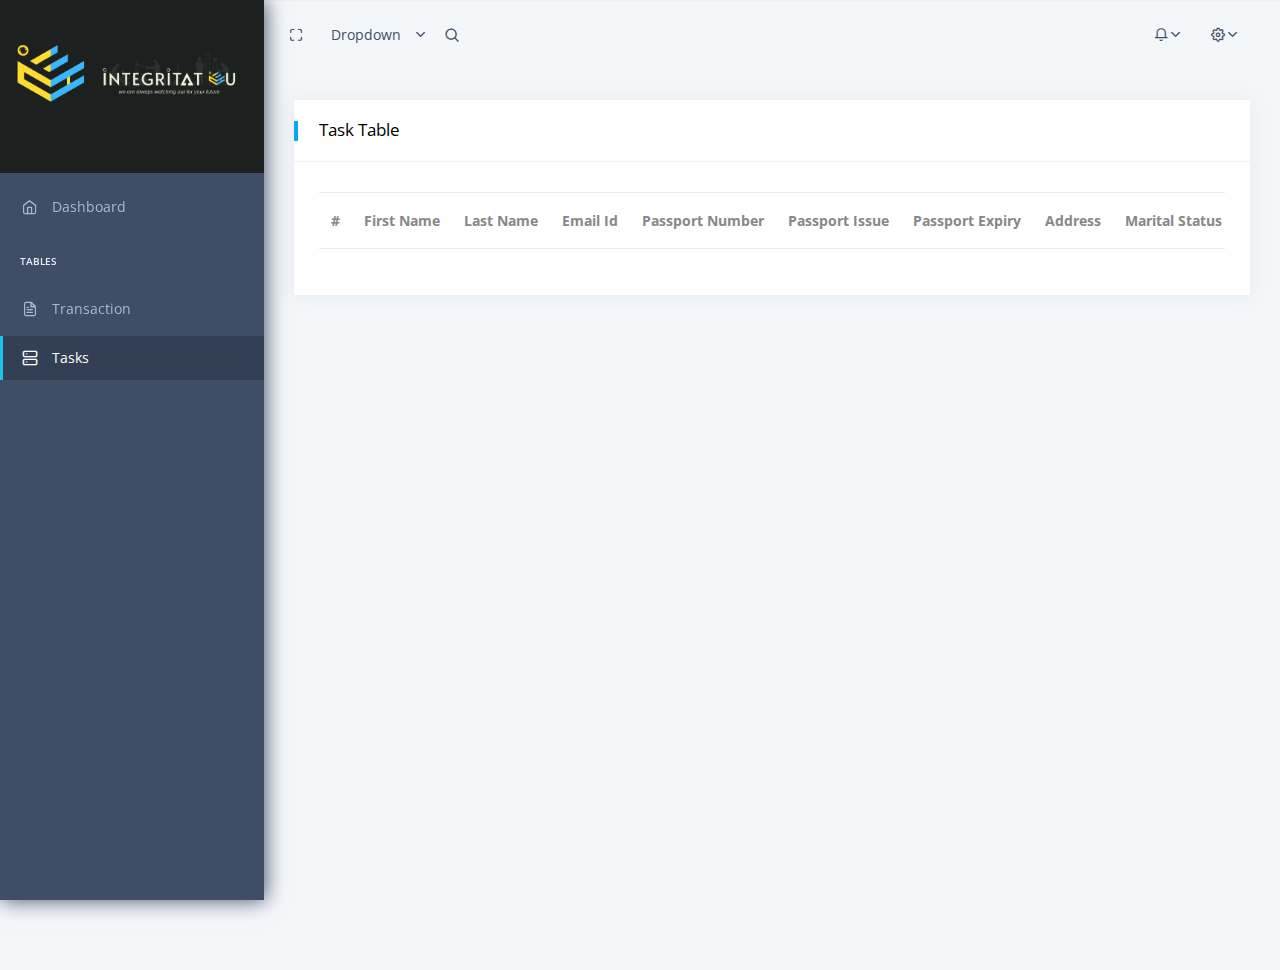
<file: admin/admintask.html>
<!DOCTYPE html>
<html lang="en">

<head>
    <title>INTEGRITATU</title>
    <!-- HTML5 Shim and Respond.js IE11 support of HTML5 elements and media queries -->
    <!-- WARNING: Respond.js doesn't work if you view the page via file:// -->
    <!--[if lt IE 11]>
		<script src="https://oss.maxcdn.com/libs/html5shiv/3.7.0/html5shiv.js"></script>
		<script src="https://oss.maxcdn.com/libs/respond.js/1.4.2/respond.min.js"></script>
		<![endif]-->
    <!-- Meta -->
    <meta charset="utf-8">
    <meta name="viewport" content="width=device-width, initial-scale=1.0, user-scalable=0, minimal-ui">
    <meta http-equiv="X-UA-Compatible" content="IE=edge" />
    <meta name="description" content="Free Datta Able Admin Template come up with latest Bootstrap 4 framework with basic components, form elements and lots of pre-made layout options" />
    <meta name="keywords" content="admin templates, bootstrap admin templates, bootstrap 4, dashboard, dashboard templets, sass admin templets, html admin templates, responsive, bootstrap admin templates free download,premium bootstrap admin templates, datta able, datta able bootstrap admin template, free admin theme, free dashboard template"/>
    <meta name="author" content="CodedThemes"/>

    <!-- Favicon icon -->
   
    <link rel="icon" href="../assets/images/logowhite.png" type="image/x-icon">
    <!-- fontawesome icon -->
    <link rel="stylesheet" href="../assets/fonts/fontawesome/css/fontawesome-all.min.css">
    <!-- animation css -->
    <link rel="stylesheet" href="../assets/plugins/animation/css/animate.min.css">
    <!-- vendor css -->
    <link rel="stylesheet" href="../assets/css/style.css">

</head>

<body>
    <!-- [ Pre-loader ] start -->
    <div class="loader-bg">
        <div class="loader-track">
            <div class="loader-fill"></div>
        </div>
    </div>
    <!-- [ Pre-loader ] End -->
    <!-- [ navigation menu ] start -->
    <nav class="pcoded-navbar">
        <div class="navbar-wrapper">
            <div class="navbar-brand header-logo">
                <a href="qndex.html" class="b-brand">
                   <img style="margin-top: 20px; object-fit: contain;" src="../assets/images/logomainimg.png" width="100%" alt="">

                </a>
                
            </div>
            <div class="navbar-content scroll-div">
                <ul class="nav pcoded-inner-navbar">
                    <li class="nav-item pcoded-menu-caption">
                       
                    </li>
                    <li data-username="dashboard Default Ecommerce CRM Analytics Crypto Project" class="nav-item">
                        <a href="qndex.html" class="nav-link "><span class="pcoded-micon"><i class="feather icon-home"></i></span><span class="pcoded-mtext">Dashboard</span></a>
                    </li>
                    
                    <li class="nav-item pcoded-menu-caption active">
                        <label>Tables</label>
                    </li>
                    <li data-username="form elements advance componant validation masking wizard picker select" class="nav-item ">
                        <a href="transaction.html" class="nav-link "><span class="pcoded-micon"><i class="feather icon-file-text"></i></span><span class="pcoded-mtext">Transaction</span></a>
                    </li>

                    <!-- <li data-username="Table bootstrap datatable footable" class="nav-item">
                        <a href="tbl_bootstrap.html" class="nav-link "><span class="pcoded-micon"><i class="feather icon-server"></i></span><span class="pcoded-mtext">Applicants</span></a>
                    </li> -->


                    <li data-username="Table bootstrap datatable footable" class="nav-item active">
                        <a href="admintask.html" class="nav-link "><span class="pcoded-micon"><i class="feather icon-server"></i></span><span class="pcoded-mtext">Tasks</span></a>
                    </li>


                    <!-- <li data-username="Table bootstrap datatable footable" class="nav-item">
                        <a href="tbl_bootstrap.html" class="nav-link "><span class="pcoded-micon"><i class="feather icon-server"></i></span><span class="pcoded-mtext">Employees</span></a>
                    </li> -->
           

                   
                </ul>
            </div>
        </div>
    </nav>
    <!-- [ navigation menu ] end -->

    <!-- [ Header ] start -->
    <header class="navbar pcoded-header navbar-expand-lg navbar-light">
        <div class="m-header">
            <a class="mobile-menu" id="mobile-collapse1" href="javascript:"><span></span></a>
            <a href="index.html" class="b-brand">
                   <div class="b-bg">
                       
                   </div>
                   <span class="b-title">INTEGRETAU</span>
               </a>
        </div>
        <a class="mobile-menu" id="mobile-header" href="javascript:">
            <i class="feather icon-more-horizontal"></i>
        </a>
        <div class="collapse navbar-collapse">
            <ul class="navbar-nav mr-auto">
                <li><a href="javascript:" class="full-screen" onclick="javascript:toggleFullScreen()"><i class="feather icon-maximize"></i></a></li>
                <li class="nav-item dropdown">
                    <a class="dropdown-toggle" href="javascript:" data-toggle="dropdown">Dropdown</a>
                    <ul class="dropdown-menu">
                        <li><a class="dropdown-item" href="javascript:">Action</a></li>
                        <li><a class="dropdown-item" href="javascript:">Another action</a></li>
                        <li><a class="dropdown-item" href="javascript:">Something else here</a></li>
                    </ul>
                </li>
                <li class="nav-item">
                    <div class="main-search">
                        <div class="input-group">
                            <input type="text" id="m-search" class="form-control" placeholder="Search . . .">
                            <a href="javascript:" class="input-group-append search-close">
                                <i class="feather icon-x input-group-text"></i>
                            </a>
                            <span class="input-group-append search-btn btn btn-primary">
                                <i class="feather icon-search input-group-text"></i>
                            </span>
                        </div>
                    </div>
                </li>
            </ul>
            <ul class="navbar-nav ml-auto">
                <li>
                    <div class="dropdown">
                        <a class="dropdown-toggle" href="javascript:" data-toggle="dropdown"><i class="icon feather icon-bell"></i></a>
                        <div class="dropdown-menu dropdown-menu-right notification">
                            <div class="noti-head">
                                <h6 class="d-inline-block m-b-0">Notifications</h6>
                                <div class="float-right">
                                    <a href="javascript:" class="m-r-10">mark as read</a>
                                    <a href="javascript:">clear all</a>
                                </div>
                            </div>
                            <ul class="noti-body">
                                <li class="n-title">
                                    <p class="m-b-0">NEW</p>
                                </li>
                                <li class="notification">
                                    <div class="media">
                                        <img class="img-radius" src="../assets/images/user/avatar-1.jpg" alt="Generic placeholder image">
                                        <div class="media-body">
                                            <p><strong>John Doe</strong><span class="n-time text-muted"><i class="icon feather icon-clock m-r-10"></i>30 min</span></p>
                                            <p>New ticket Added</p>
                                        </div>
                                    </div>
                                </li>
                                <li class="n-title">
                                    <p class="m-b-0">EARLIER</p>
                                </li>
                                <li class="notification">
                                    <div class="media">
                                        <img class="img-radius" src="../assets/images/user/avatar-2.jpg" alt="Generic placeholder image">
                                        <div class="media-body">
                                            <p><strong>Joseph William</strong><span class="n-time text-muted"><i class="icon feather icon-clock m-r-10"></i>30 min</span></p>
                                            <p>Prchace New Theme and make payment</p>
                                        </div>
                                    </div>
                                </li>
                                <li class="notification">
                                    <div class="media">
                                        <img class="img-radius" src="../assets/images/user/avatar-3.jpg" alt="Generic placeholder image">
                                        <div class="media-body">
                                            <p><strong>Sara Soudein</strong><span class="n-time text-muted"><i class="icon feather icon-clock m-r-10"></i>30 min</span></p>
                                            <p>currently login</p>
                                        </div>
                                    </div>
                                </li>
                            </ul>
                            <div class="noti-footer">
                                <a href="javascript:">show all</a>
                            </div>
                        </div>
                    </div>
                </li>
                <li>
                    <div class="dropdown drp-user">
                        <a href="javascript:" class="dropdown-toggle" data-toggle="dropdown">
                            <i class="icon feather icon-settings"></i>
                        </a>
                        <div class="dropdown-menu dropdown-menu-right profile-notification">
                            <div class="pro-head">
                                <img src="../assets/images/user/avatar-1.jpg" class="img-radius" alt="User-Profile-Image">
                                <span>John Doe</span>
                                <button class="btn-primary border rounded" onclick="logout()" >
                                <i class="feather icon-log-out"></i>
                               </button>
                            </div>
                            <ul class="pro-body">
                                <li><a href="javascript:" class="dropdown-item"><i class="feather icon-settings"></i> Settings</a></li>
                                <li><a href="javascript:" class="dropdown-item"><i class="feather icon-user"></i> Profile</a></li>
                                <li><a href="message.html" class="dropdown-item"><i class="feather icon-mail"></i> My Messages</a></li>
                                <li><a href="auth-signin.html" class="dropdown-item"><i class="feather icon-lock"></i> Lock Screen</a></li>
                            </ul>
                        </div>
                    </div>
                </li>
            </ul>
        </div>
    </header>
    <!-- [ Header ] end -->

    <!-- [ Main Content ] start -->
    <div class="pcoded-main-container">
        <div class="pcoded-wrapper">
            <div class="pcoded-content">
                <div class="pcoded-inner-content">
                    <!-- [ breadcrumb ] start -->

                    <!-- [ breadcrumb ] end -->
                    <div class="main-body">
                        <div class="page-wrapper">
                            <!-- [ Main Content ] start -->
                         <div class="row">
                    
                            <div class="col-xl-12">
                                <div class="card">
                                    <div class="card-header">
                                        <h5>Task Table</h5>
                                        
                                    </div>
                                    <div class="card-block table-border-style">
                                        <div class="table-responsive">
                                            <table class="table table-striped">
                                                <thead>
                                                    <tr>
                                                        <th>#</th>
                                                        <th>First Name</th>
                                                        <th>Last Name</th>
                                                        <th>Email Id</th>
                                                        <th>Passport Number</th>
                                                        <th>Passport Issue</th>
                                                        <th>Passport Expiry</th>
                                                        <th>Address</th>
                                                        <th>Marital Status</th>
                                                        <th>Spouse Name</th>
                                                        <th>Uploaded Documents</th>
                                                    </tr>
                                                </thead>
                                                <tbody id="tablevalue" >
                                                    
                                                    
                                                </tbody>
                                            </table>
                                        </div>
                                    </div>
                                </div>
                            </div>
                         </div>
                            <!-- [ Main Content ] end -->
                        </div>
                    </div>
                </div>
            </div>
        </div>
    </div>
    <!-- [ Main Content ] end -->

    <!-- Warning Section Starts -->
    <!-- Older IE warning message -->
    <!--[if lt IE 11]>
        <div class="ie-warning">
            <h1>Warning!!</h1>
            <p>You are using an outdated version of Internet Explorer, please upgrade
               <br/>to any of the following web browsers to access this website.
            </p>
            <div class="iew-container">
                <ul class="iew-download">
                    <li>
                        <a href="http://www.google.com/chrome/">
                            <img src="assets/images/browser/chrome.png" alt="Chrome">
                            <div>Chrome</div>
                        </a>
                    </li>
                    <li>
                        <a href="https://www.mozilla.org/en-US/firefox/new/">
                            <img src="assets/images/browser/firefox.png" alt="Firefox">
                            <div>Firefox</div>
                        </a>
                    </li>
                    <li>
                        <a href="http://www.opera.com">
                            <img src="assets/images/browser/opera.png" alt="Opera">
                            <div>Opera</div>
                        </a>
                    </li>
                    <li>
                        <a href="https://www.apple.com/safari/">
                            <img src="assets/images/browser/safari.png" alt="Safari">
                            <div>Safari</div>
                        </a>
                    </li>
                    <li>
                        <a href="http://windows.microsoft.com/en-us/internet-explorer/download-ie">
                            <img src="assets/images/browser/ie.png" alt="">
                            <div>IE (11 & above)</div>
                        </a>
                    </li>
                </ul>
            </div>
            <p>Sorry for the inconvenience!</p>
        </div>
    <![endif]-->
    <!-- Warning Section Ends -->

    <!-- Required Js -->
<script src="../assets/js/vendor-all.min.js"></script>
	<script src="../assets/plugins/bootstrap/js/bootstrap.min.js"></script>
    <script src="../assets/js/pcoded.min.js"></script>
    <script>

var array = []
var valueof 

  var resp =       fetch('https://script.google.com/macros/s/AKfycbxqKl5ocHojsFWfuiPSqWSens992EGdApaadzoUFEUeo10-E6kKcdZlyT2ULxpAZ0c/exec')
            .then(response => response.json())
            .then(data => {
               valueof = data

                // array.push(data) 
                // console.log(array)
             
                console.log(valueof)
                
              
                populateTable(valueof);
                

            })
            .catch(error => console.error('Error fetching data:', error));

           

            
           
        function populateTable(valueof) {
            var table = document.getElementById("tablevalue");
            
            valueof.map((value, index) => (
                table.innerHTML += `<tr>
                    <td>${index + 1}</td>
                    <td>${value.name}</td>
                    <td>${value.lastname}</td>
                    <td>${value.email}</td>
                    <td>${value.passport}</td>
                    <td>${value.passportissue}</td>
                    <td>${value.passportexpiry}</td>
                    <td class="custom-td">${value.address}</td>
                    <td>${value.marital}</td>
                    <td>${value.spouse}</td>
                    <td>${value.uploaddocuments}</td>
                </tr>`
            ));
        }

        function logout() {
        
        window.history.replaceState({}, document.title, window.location.href.split('?')[0]);
        
        window.location.href = "../index.html";
    }



    </script>

</body>
</html>
</file>
<file: assets/css/style.css>
/**======================================================================
=========================================================================
Template Name: Datta Able Admin Template
Author: Codedthemes
supports: https://codedthemes.support-hub.io/
File: style.css
=========================================================================
=========================================================================
  == Table of Contents==
	- Generic classes
		-	Margin, Padding, Font class, text align, position, floating, overflow, background class, text color, display class, boarder class
	- Theme Elements
		-	Accordion, Button, tabs, typography, buttons, box shadow, Lable & Badges, Alert, Pagination, Breadcumb, Cards, Collapse,
        -   Carousel, Grid, Progress, Model, tooltip, popover, Datepicker, Gridstack, lightbox, notification, Nestable, pnotify, rating,
        -   Rangeslider, Slider, Syntax Highlighter, Tour, Treeview, Toolbar, Session Timeout, Session idle Timeout, offline, Animation
    - Forms
        -   Forms Elements, Advance Form Control, Validation, Masking, Wizard, Picker, Select
	- Pages
		-   Chat, authentication, Maintenance, Maps, Landingpage messages, task, Todo, Notes, Charts, Icons, Gallery, Editors,
        -   Invoice, Full Calender, File Upload,
=================================================================================
=================================================================================== */
/*
    description Of variables for build for theme layouts
        1) menu-caption-color
            List of color for sidebar menu caption

        2) brand-background
            List of color for logo background

        3) header-dark-background
            List of color for Dark Header

        4) header-light-background
            List of color for light Header

        5) menu-dark-background
            List of color for Dark sidebar menu

        6) menu-light-background
            List of color for light sidebar menu

        7) menu-active-color
            List of color for Active item highliter

        8) menu-icon-color
            List of color for sidebar menu items icon colors
*/
/**  =====================
     Google Font
==========================  **/
@import url("https://fonts.googleapis.com/css?family=Open+Sans:300,400,600");
@import url("../plugins/bootstrap/css/bootstrap.min.css");
@import url("../fonts/feather/css/feather.css");
@import url("../plugins/jquery-scrollbar/css/jquery.scrollbar.min.css");
@import url("../fonts/datta/datta-icon.css");
/**  =====================
      Custom css start
==========================  **/
body {
  font-family: "Open Sans", sans-serif;
  font-size: 14px;
  color: #888;
  font-weight: 400;
  background: #f4f7fa;
  position: relative;
}

*:focus {
  outline: none;
}

a:hover {
  outline: none;
  text-decoration: none;
}

h1,
h2,
h3,
h4,
h5,
h6 {
  color: #111;
  font-weight: 400;
}

h1 {
  font-size: 48px;
}

h2 {
  font-size: 44px;
}

h3 {
  font-size: 26px;
}

h4 {
  font-size: 20px;
}

h5 {
  font-size: 18px;
}

h6 {
  font-size: 14px;
}

p {
  font-size: 14px;
}

strong {
  font-weight: 400;
}

.img-radius {
  border-radius: 50%;
}

.page-header-title + .breadcrumb {
  background: transparent;
  padding: 0;
}
.page-header-title + .breadcrumb > .breadcrumb-item a {
  color: #888;
}
.page-header-title + .breadcrumb > .breadcrumb-item:last-child a {
  color: #111;
  font-weight: 600;
}

.theme-bg {
  background: linear-gradient(-135deg, #1de9b6 0%, #1dc4e9 100%);
}

.theme-bg2 {
  background: linear-gradient(-135deg, #899FD4 0%, #A389D4 100%);
}

/* ==========  card css start  =========== */
.anim-rotate {
  -webkit-animation: anim-rotate 1s linear infinite;
          animation: anim-rotate 1s linear infinite;
}

@-webkit-keyframes anim-rotate {
  100% {
    -webkit-transform: rotate(360deg);
            transform: rotate(360deg);
  }
}

@keyframes anim-rotate {
  100% {
    -webkit-transform: rotate(360deg);
            transform: rotate(360deg);
  }
}
.anim-close-card {
  -webkit-animation: anim-close-card 1.4s linear;
          animation: anim-close-card 1.4s linear;
}

@-webkit-keyframes anim-close-card {
  100% {
    opacity: 0.3;
    -webkit-transform: scale3d(0.3, 0.3, 0.3);
            transform: scale3d(0.3, 0.3, 0.3);
  }
}

@keyframes anim-close-card {
  100% {
    opacity: 0.3;
    -webkit-transform: scale3d(0.3, 0.3, 0.3);
            transform: scale3d(0.3, 0.3, 0.3);
  }
}
p.text-muted {
  font-size: 13px;
}

.card {
  border-radius: 0;
  -webkit-box-shadow: 0 1px 20px 0 rgba(69, 90, 100, 0.08);
          box-shadow: 0 1px 20px 0 rgba(69, 90, 100, 0.08);
  border: none;
  margin-bottom: 30px;
  -webkit-transition: all 0.5s ease-in-out;
  transition: all 0.5s ease-in-out;
}
.card .card-header {
  background-color: transparent;
  border-bottom: 1px solid #f1f1f1;
  padding: 20px 25px;
  position: relative;
}
.card .card-header h5 {
  margin-bottom: 0;
  color: #000;
  font-size: 17px;
  font-weight: 400;
  display: inline-block;
  margin-right: 10px;
  line-height: 1.1;
  position: relative;
}
.card .card-header h5:after {
  content: "";
  background-color: #04a9f5;
  position: absolute;
  left: -25px;
  top: 0;
  width: 4px;
  height: 20px;
}
.card .card-header.borderless {
  border-bottom: none;
}
.card .card-header.borderless h5:after {
  display: none;
}
.card .card-header .card-header-right {
  right: 10px;
  top: 10px;
  display: inline-block;
  float: right;
  padding: 0;
  position: absolute;
}
@media only screen and (max-width: 575px) {
  .card .card-header .card-header-right {
    display: none;
  }
}
.card .card-header .card-header-right .dropdown-menu {
  margin-top: 0;
}
.card .card-header .card-header-right .dropdown-menu li a {
  font-size: 14px;
  text-transform: capitalize;
}
.card .card-header .card-header-right .btn.dropdown-toggle {
  border: none;
  background: transparent;
  -webkit-box-shadow: none;
          box-shadow: none;
  color: #888;
}
.card .card-header .card-header-right .btn.dropdown-toggle i {
  margin-right: 0;
}
.card .card-header .card-header-right .btn.dropdown-toggle:after {
  display: none;
}
.card .card-header .card-header-right .btn.dropdown-toggle:focus {
  -webkit-box-shadow: none;
          box-shadow: none;
  outline: none;
}
.card .card-footer {
  border-top: 1px solid #f1f1f1;
  background: transparent;
  padding: 25px;
}
.card .card-block,
.card .card-body {
  padding: 30px 25px;
}
.card.card-load {
  position: relative;
  overflow: hidden;
}
.card.card-load .card-loader {
  position: absolute;
  top: 0;
  left: 0;
  width: 100%;
  height: 100%;
  display: -webkit-box;
  display: -ms-flexbox;
  display: flex;
  -webkit-box-align: center;
      -ms-flex-align: center;
          align-items: center;
  background-color: rgba(255, 255, 255, 0.7);
  z-index: 999;
}
.card.card-load .card-loader i {
  margin: 0 auto;
  color: #04a9f5;
  font-size: 24px;
  -webkit-box-align: center;
      -ms-flex-align: center;
          align-items: center;
  display: -webkit-box;
  display: -ms-flexbox;
  display: flex;
}
.card.full-card {
  z-index: 99999;
  border-radius: 0;
}

/* ==========  scrollbar End  =========== */
.scroll-y {
  z-index: 1027;
}

/* ==========  scrollbar End  ===========
 ==========  card css End  ===========
 ================================    Dropdown Start  ===================== */
.dropdown-menu {
  padding: 20px 0;
  margin-top: 15px;
  -webkit-box-shadow: 0 1px 10px 0 rgba(69, 90, 100, 0.2);
          box-shadow: 0 1px 10px 0 rgba(69, 90, 100, 0.2);
  border: none;
}
.dropdown-menu.show:before {
  content: "\63";
  font-family: "pct";
  position: absolute;
  left: 15px;
  top: -5px;
  z-index: 1001;
  font-size: 40px;
  line-height: 0;
  color: #fff;
  text-shadow: 0 -2px 2px rgba(69, 90, 100, 0.12);
}
.dropdown-menu.show.dropdown-menu-right:before {
  left: auto;
  right: 5px;
}
.dropdown-menu[x-placement="top-start"] {
  margin-bottom: 15px;
  margin-top: 0;
}
.dropdown-menu[x-placement="top-start"].show:before {
  content: "\64";
  bottom: -5px;
  top: auto;
  text-shadow: 0 2px 2px rgba(69, 90, 100, 0.12);
}
.dropdown-menu > li {
  padding-left: 15px;
  padding-right: 15px;
}
.dropdown-menu > li > a {
  padding: 5px;
  color: #888;
}
.dropdown-menu > li > a i {
  font-size: 15px;
  display: -webkit-inline-box;
  display: -ms-inline-flexbox;
  display: inline-flex;
  -webkit-box-align: center;
      -ms-flex-align: center;
          align-items: center;
  -webkit-box-pack: center;
      -ms-flex-pack: center;
          justify-content: center;
  margin-right: 10px;
}
.dropdown-menu > li.active, .dropdown-menu > li:active, .dropdown-menu > li:focus, .dropdown-menu > li:hover {
  background: rgba(4, 169, 245, 0.1);
}
.dropdown-menu > li.active > a, .dropdown-menu > li:active > a, .dropdown-menu > li:focus > a, .dropdown-menu > li:hover > a {
  background: transparent;
}

/* ================================    Dropdown End  ===================== */
@media (min-width: 1600px) {
  .container {
    max-width: 1540px;
  }
}
@media (max-width: 992px) {
  .container {
    max-width: 100%;
  }
}
/* ========================================================
 ===============     document      ======================
 ========================================================

 Grid examples
*/
.bd-example-row {
  background: #f4f7fa;
  padding: 15px;
  margin-bottom: 15px;
}
.bd-example-row .row > [class^="col-"],
.bd-example-row .row > .col {
  padding-top: 0.75rem;
  padding-bottom: 0.75rem;
  background-color: rgba(86, 61, 124, 0.15);
  border: 1px solid rgba(86, 61, 124, 0.2);
}
.bd-example-row .row + .row {
  margin-top: 1rem;
}
.bd-example-row .flex-items-bottom,
.bd-example-row .flex-items-middle,
.bd-example-row .flex-items-top {
  min-height: 6rem;
  background-color: rgba(255, 0, 0, 0.1);
}

.bd-example-row-flex-cols .row {
  min-height: 10rem;
  background-color: rgba(255, 0, 0, 0.1);
}

/* Docs examples */
.bd-example {
  position: relative;
  padding: 1rem;
  margin: 1rem;
  border: solid #ddd;
  border-width: 0.2rem 0 0;
}
@media only screen and (max-height: 575px) {
  .bd-example {
    padding: 1.5rem;
    margin-right: 0;
    margin-left: 0;
    border-width: 0.2rem;
  }
}

/* Example modals */
.modal {
  z-index: 1072;
}
.modal .popover,
.modal .tooltip {
  z-index: 1073;
}

.modal-backdrop {
  z-index: 1071;
}

.bd-example-modal {
  background-color: #fafafa;
}
.bd-example-modal .modal {
  position: relative;
  top: auto;
  right: auto;
  bottom: auto;
  left: auto;
  z-index: 1;
  display: block;
}
.bd-example-modal .modal-dialog {
  left: auto;
  margin-right: auto;
  margin-left: auto;
}

/* Example tabbable tabs */
.bd-example-tabs .nav-tabs {
  margin-bottom: 1rem;
}

/* Code snippets */
.highlight {
  padding: 1rem;
  margin-top: 1rem;
  margin-bottom: 1rem;
  background-color: #f3f2fb;
  -ms-overflow-style: -ms-autohiding-scrollbar;
}
@media only screen and (max-height: 575px) {
  .highlight {
    padding: 1.5rem;
  }
}

.bd-content .highlight {
  margin-right: 15px;
  margin-left: 15px;
}
@media only screen and (max-height: 575px) {
  .bd-content .highlight {
    margin-right: 0;
    margin-left: 0;
  }
}

.highlight pre {
  padding: 0;
  margin-top: 0;
  margin-bottom: 0;
  background-color: transparent;
  border: 0;
}
.highlight pre code {
  font-size: inherit;
  color: #333;
}

/* =======================================================================
 ===============     Ui kit copy model style      ====================== */
/* Code examples */
.datta-example {
  position: relative;
}
.datta-example .datta-example-btns {
  position: absolute;
  right: 30px;
  top: -10px;
  opacity: 0;
  -webkit-transform: rotateX(-90deg);
          transform: rotateX(-90deg);
  -webkit-transition: all 0.3s ease-in-out;
  transition: all 0.3s ease-in-out;
}
.datta-example .datta-example-btns .datta-example-btn {
  display: inline-block;
  line-height: 1;
  font-weight: 600;
  background: #04a9f5;
  color: #fff;
  padding: 0.1875rem 0.3125rem;
  border-radius: 2px;
  white-space: nowrap;
  font-size: 11px;
  margin: 0 4px;
}
.datta-example .datta-example-btns .datta-example-btn.copy::before {
  content: "COPY";
}
.datta-example .datta-example-btns .datta-example-btn.copied {
  background: #1de9b6 !important;
  color: #fff !important;
}
.datta-example .datta-example-btns .datta-example-btn.copied::before {
  content: "COPIED!";
}
.datta-example:hover .datta-example-btns {
  top: -21px;
  -webkit-transform: rotateX(0deg);
          transform: rotateX(0deg);
  opacity: 1;
}

/* Modal */
.datta-example-modal {
  position: fixed;
  z-index: 1099;
  top: 0;
  right: 0;
  width: 100%;
  height: 100%;
  overflow: hidden;
  background: #282c34;
  -webkit-transform-origin: 50% 0;
          transform-origin: 50% 0;
  -webkit-transform: scale(0);
          transform: scale(0);
  -webkit-transition: all 0.3s ease-in-out;
  transition: all 0.3s ease-in-out;
}

.datta-example-modal-opened {
  overflow: hidden !important;
}
.datta-example-modal-opened .datta-example-modal {
  -webkit-transform: scale(1);
          transform: scale(1);
}

.datta-example-modal-content {
  max-width: 100vw;
  margin: auto;
  padding: 50px;
  height: 100vh;
  overflow: auto;
}
.datta-example-modal-content > pre {
  overflow: hidden;
  width: -webkit-fit-content;
  width: -moz-fit-content;
  width: fit-content;
}
.datta-example-modal-content > pre > code {
  padding: 0;
  background: none;
  font-size: 16px;
}

.md-datta-example-modal-copy {
  display: block;
  position: fixed;
  top: 90px;
  right: 30px;
  margin-right: 8px;
  font-size: 1.5rem;
  border-radius: 50%;
  padding: 10px 15px;
  background: #04a9f5;
  color: #fff;
  -webkit-box-shadow: 0 10px 20px 0 rgba(0, 0, 0, 0.2);
          box-shadow: 0 10px 20px 0 rgba(0, 0, 0, 0.2);
  z-index: 1;
  white-space: nowrap;
}
.md-datta-example-modal-copy:hover {
  -webkit-box-shadow: 0 10px 20px 0 rgba(0, 0, 0, 0.2);
          box-shadow: 0 10px 20px 0 rgba(0, 0, 0, 0.2);
  color: #fff;
}
.md-datta-example-modal-copy.copied::before {
  content: "Copied to Clipboard Successfully ! . . .";
  position: absolute;
  display: block;
  right: 100%;
  margin-right: 10px;
  font-size: 14px;
  background: #1de9b6;
  line-height: 24px;
  height: 24px;
  border-radius: 3px;
  padding: 0 6px;
  top: 50%;
  margin-top: -12px;
}

.datta-example-modal-close {
  display: block;
  position: fixed;
  top: 10px;
  right: 52px;
  color: #fff;
  opacity: 0.2;
  font-size: 3rem;
  font-weight: 100;
  -webkit-transition: all 0.3s ease-in-out;
  transition: all 0.3s ease-in-out;
  z-index: 1;
}
.datta-example-modal-close:hover {
  color: #fff;
  opacity: 0.9;
}

/* Code */
.cui-bottom-spacer {
  height: 12rem;
}

/* editor style for model */
.hljs {
  padding: 0.5em;
  color: #abb2bf;
  background: #282c34;
}

.hljs-comment,
.hljs-quote {
  color: #5c6370;
  font-style: italic;
}

.hljs-doctag,
.hljs-formula,
.hljs-keyword {
  color: #c678dd;
}

.hljs-deletion,
.hljs-name,
.hljs-section,
.hljs-selector-tag,
.hljs-subst {
  color: #e06c75;
}

.hljs-literal {
  color: #56b6c2;
}

.hljs-addition,
.hljs-attribute,
.hljs-meta-string,
.hljs-regexp,
.hljs-string {
  color: #98c379;
}

.hljs-built_in,
.hljs-class .hljs-title {
  color: #e6c07b;
}

.hljs-attr,
.hljs-number,
.hljs-selector-attr,
.hljs-selector-class,
.hljs-selector-pseudo,
.hljs-template-variable,
.hljs-type,
.hljs-variable {
  color: #d19a66;
}

.hljs-bullet,
.hljs-link,
.hljs-meta,
.hljs-selector-id,
.hljs-symbol,
.hljs-title {
  color: #61aeee;
}

.hljs-emphasis {
  font-style: italic;
}

.hljs-strong {
  font-weight: bold;
}

.hljs-link {
  text-decoration: underline;
}

/* ================================    md animated mode start   ===================== */
.md-show.md-effect-12 ~ .md-overlay {
  background: linear-gradient(-135deg, #1de9b6 0%, #1dc4e9 100%);
}

/* ================================    md animated mode End   ===================== */
/* ================================    range slider Start  ===================== */
.tooltip.in {
  opacity: 0.9;
}
.tooltip .tooltip-arrow {
  position: absolute;
  width: 0;
  height: 0;
  border-color: transparent;
  border-style: solid;
}
.tooltip.top {
  padding: 5px 0;
  margin-top: -3px;
}
.tooltip.top .tooltip-arrow {
  bottom: 0;
  left: 50%;
  margin-left: -5px;
  border-width: 5px 5px 0;
  border-top-color: #000;
}

/* ================================    range slider End  ===================== */
/* ================================    owl-carousel slider Start  ===================== */
.owl-carousel .owl-nav button.owl-next, .owl-carousel .owl-nav button.owl-prev {
  padding: 3px 9px;
}

/* ================================    owl-carousel slider End  ===================== */
/* ================================    Bootstrap tags input Start  ===================== */
.bootstrap-tagsinput {
  padding: 10px 15px;
  -webkit-box-shadow: none;
          box-shadow: none;
  border-radius: 2px;
  background: #f0f3f6;
}
.bootstrap-tagsinput .tag {
  padding: 5px 12px;
  border-radius: 2px;
  line-height: 37px;
  margin-top: 5px;
  margin-right: 5px;
}
.bootstrap-tagsinput .tag [data-role="remove"] {
  margin-right: -5px;
}
.bootstrap-tagsinput .tag [data-role="remove"]:after {
  content: "\e8f6";
  padding: 0 2px;
  font-family: 'feather' !important;
}

/* ================================    Bootstrap tags input End  ===================== */
/* ================================    Multi-Select Start  ===================== */
.ms-container {
  width: 100%;
}

/* ================================    Multi-Select End  ===================== */
/* ================================    Blockquote Start  ===================== */
.blockquote {
  border-left: 0.25rem solid #eaeaea;
  padding: 0.5rem 1rem;
}
.blockquote.text-right {
  border-left: none;
  border-right: 0.25rem solid #eaeaea;
}

/* ================================    Blockquote End  ===================== */
/* ================================    animation start  ===================== */
.card .animated {
  -webkit-animation-duration: 1s;
          animation-duration: 1s;
  border: 5px solid #fff;
  margin-bottom: 30px;
  -webkit-box-shadow: 0 10px 20px 0 rgba(0, 0, 0, 0.2);
          box-shadow: 0 10px 20px 0 rgba(0, 0, 0, 0.2);
}

/* ================================    animation End  ===================== */
/* ================================    browser  warning  Start  ===================== */
.ie-warning {
  position: fixed;
  top: 0;
  left: 0;
  z-index: 999999;
  background: #000000;
  width: 100%;
  height: 100%;
  text-align: center;
  color: #fff;
  font-family: "Courier New", Courier, monospace;
  padding: 50px 0;
}
.ie-warning p {
  font-size: 17px;
}
.ie-warning h1 {
  color: #fff;
}
.ie-warning .iew-container {
  min-width: 1024px;
  width: 100%;
  height: 200px;
  background: #fff;
  margin: 50px 0;
}
.ie-warning .iew-download {
  list-style: none;
  padding: 30px 0;
  margin: 0 auto;
  width: 720px;
}
.ie-warning .iew-download > li {
  float: left;
  vertical-align: top;
}
.ie-warning .iew-download > li > a {
  display: block;
  color: #000;
  width: 140px;
  font-size: 15px;
  padding: 15px 0;
}
.ie-warning .iew-download > li > a > div {
  margin-top: 10px;
}
.ie-warning .iew-download > li > a:hover {
  background-color: #eee;
}

/* ================================    browser  warning  End  ===================== */
/* material icon for material datetime picker */
/* fallback */
@font-face {
  font-family: 'Material Icons';
  font-style: normal;
  font-weight: 400;
  src: url("https://fonts.gstatic.com/s/materialicons/v41/flUhRq6tzZclQEJ-Vdg-IuiaDsNc.woff2") format("woff2");
}
.material-icons {
  font-family: 'Material Icons';
  font-weight: normal;
  font-style: normal;
  font-size: 24px;
  line-height: 1;
  letter-spacing: normal;
  text-transform: none;
  display: inline-block;
  white-space: nowrap;
  word-wrap: normal;
  direction: ltr;
  -webkit-font-feature-settings: 'liga';
  -webkit-font-smoothing: antialiased;
}

/* material icon for material datetime picker */
/**  =====================
      Generic-class css start
========================== **/
/*====== Padding , Margin css starts ======*/
.p-0 {
  padding: 0px;
}
.p-t-0 {
  padding-top: 0px;
}
.p-b-0 {
  padding-bottom: 0px;
}
.p-l-0 {
  padding-left: 0px;
}
.p-r-0 {
  padding-right: 0px;
}

.m-0 {
  margin: 0px;
}
.m-t-0 {
  margin-top: 0px;
}
.m-b-0 {
  margin-bottom: 0px;
}
.m-l-0 {
  margin-left: 0px;
}
.m-r-0 {
  margin-right: 0px;
}

.p-5 {
  padding: 5px;
}
.p-t-5 {
  padding-top: 5px;
}
.p-b-5 {
  padding-bottom: 5px;
}
.p-l-5 {
  padding-left: 5px;
}
.p-r-5 {
  padding-right: 5px;
}

.m-5 {
  margin: 5px;
}
.m-t-5 {
  margin-top: 5px;
}
.m-b-5 {
  margin-bottom: 5px;
}
.m-l-5 {
  margin-left: 5px;
}
.m-r-5 {
  margin-right: 5px;
}

.p-10 {
  padding: 10px;
}
.p-t-10 {
  padding-top: 10px;
}
.p-b-10 {
  padding-bottom: 10px;
}
.p-l-10 {
  padding-left: 10px;
}
.p-r-10 {
  padding-right: 10px;
}

.m-10 {
  margin: 10px;
}
.m-t-10 {
  margin-top: 10px;
}
.m-b-10 {
  margin-bottom: 10px;
}
.m-l-10 {
  margin-left: 10px;
}
.m-r-10 {
  margin-right: 10px;
}

.p-15 {
  padding: 15px;
}
.p-t-15 {
  padding-top: 15px;
}
.p-b-15 {
  padding-bottom: 15px;
}
.p-l-15 {
  padding-left: 15px;
}
.p-r-15 {
  padding-right: 15px;
}

.m-15 {
  margin: 15px;
}
.m-t-15 {
  margin-top: 15px;
}
.m-b-15 {
  margin-bottom: 15px;
}
.m-l-15 {
  margin-left: 15px;
}
.m-r-15 {
  margin-right: 15px;
}

.p-20 {
  padding: 20px;
}
.p-t-20 {
  padding-top: 20px;
}
.p-b-20 {
  padding-bottom: 20px;
}
.p-l-20 {
  padding-left: 20px;
}
.p-r-20 {
  padding-right: 20px;
}

.m-20 {
  margin: 20px;
}
.m-t-20 {
  margin-top: 20px;
}
.m-b-20 {
  margin-bottom: 20px;
}
.m-l-20 {
  margin-left: 20px;
}
.m-r-20 {
  margin-right: 20px;
}

.p-25 {
  padding: 25px;
}
.p-t-25 {
  padding-top: 25px;
}
.p-b-25 {
  padding-bottom: 25px;
}
.p-l-25 {
  padding-left: 25px;
}
.p-r-25 {
  padding-right: 25px;
}

.m-25 {
  margin: 25px;
}
.m-t-25 {
  margin-top: 25px;
}
.m-b-25 {
  margin-bottom: 25px;
}
.m-l-25 {
  margin-left: 25px;
}
.m-r-25 {
  margin-right: 25px;
}

.p-30 {
  padding: 30px;
}
.p-t-30 {
  padding-top: 30px;
}
.p-b-30 {
  padding-bottom: 30px;
}
.p-l-30 {
  padding-left: 30px;
}
.p-r-30 {
  padding-right: 30px;
}

.m-30 {
  margin: 30px;
}
.m-t-30 {
  margin-top: 30px;
}
.m-b-30 {
  margin-bottom: 30px;
}
.m-l-30 {
  margin-left: 30px;
}
.m-r-30 {
  margin-right: 30px;
}

.p-35 {
  padding: 35px;
}
.p-t-35 {
  padding-top: 35px;
}
.p-b-35 {
  padding-bottom: 35px;
}
.p-l-35 {
  padding-left: 35px;
}
.p-r-35 {
  padding-right: 35px;
}

.m-35 {
  margin: 35px;
}
.m-t-35 {
  margin-top: 35px;
}
.m-b-35 {
  margin-bottom: 35px;
}
.m-l-35 {
  margin-left: 35px;
}
.m-r-35 {
  margin-right: 35px;
}

.p-40 {
  padding: 40px;
}
.p-t-40 {
  padding-top: 40px;
}
.p-b-40 {
  padding-bottom: 40px;
}
.p-l-40 {
  padding-left: 40px;
}
.p-r-40 {
  padding-right: 40px;
}

.m-40 {
  margin: 40px;
}
.m-t-40 {
  margin-top: 40px;
}
.m-b-40 {
  margin-bottom: 40px;
}
.m-l-40 {
  margin-left: 40px;
}
.m-r-40 {
  margin-right: 40px;
}

.p-45 {
  padding: 45px;
}
.p-t-45 {
  padding-top: 45px;
}
.p-b-45 {
  padding-bottom: 45px;
}
.p-l-45 {
  padding-left: 45px;
}
.p-r-45 {
  padding-right: 45px;
}

.m-45 {
  margin: 45px;
}
.m-t-45 {
  margin-top: 45px;
}
.m-b-45 {
  margin-bottom: 45px;
}
.m-l-45 {
  margin-left: 45px;
}
.m-r-45 {
  margin-right: 45px;
}

.p-50 {
  padding: 50px;
}
.p-t-50 {
  padding-top: 50px;
}
.p-b-50 {
  padding-bottom: 50px;
}
.p-l-50 {
  padding-left: 50px;
}
.p-r-50 {
  padding-right: 50px;
}

.m-50 {
  margin: 50px;
}
.m-t-50 {
  margin-top: 50px;
}
.m-b-50 {
  margin-bottom: 50px;
}
.m-l-50 {
  margin-left: 50px;
}
.m-r-50 {
  margin-right: 50px;
}

/*====== Padding , Margin css ends ======*/
/*====== text-color, background color css starts ======*/
.bg-c-blue {
  background: #04a9f5;
}

.text-c-blue {
  color: #04a9f5;
}

.bg-c-red {
  background: #f44236;
}

.text-c-red {
  color: #f44236;
}

.bg-c-green {
  background: #1de9b6;
}

.text-c-green {
  color: #1de9b6;
}

.bg-c-yellow {
  background: #f4c22b;
}

.text-c-yellow {
  color: #f4c22b;
}

.bg-c-purple {
  background: #a389d4;
}

.text-c-purple {
  color: #a389d4;
}

/*====== text-color css ends ======*/
/*====== Card top border css starts ======*/
.card-border-c-blue {
  border-top: 4px solid #04a9f5;
}

.card-border-c-red {
  border-top: 4px solid #f44236;
}

.card-border-c-green {
  border-top: 4px solid #1de9b6;
}

.card-border-c-yellow {
  border-top: 4px solid #f4c22b;
}

.card-border-c-purple {
  border-top: 4px solid #a389d4;
}

/*====== Card top border ends ======*/
/*====== Font-size css starts ======*/
.f-10 {
  font-size: 10px;
}

.f-12 {
  font-size: 12px;
}

.f-14 {
  font-size: 14px;
}

.f-16 {
  font-size: 16px;
}

.f-18 {
  font-size: 18px;
}

.f-20 {
  font-size: 20px;
}

.f-22 {
  font-size: 22px;
}

.f-24 {
  font-size: 24px;
}

.f-26 {
  font-size: 26px;
}

.f-28 {
  font-size: 28px;
}

.f-30 {
  font-size: 30px;
}

.f-32 {
  font-size: 32px;
}

.f-34 {
  font-size: 34px;
}

.f-36 {
  font-size: 36px;
}

.f-38 {
  font-size: 38px;
}

.f-40 {
  font-size: 40px;
}

.f-42 {
  font-size: 42px;
}

.f-44 {
  font-size: 44px;
}

.f-46 {
  font-size: 46px;
}

.f-48 {
  font-size: 48px;
}

.f-50 {
  font-size: 50px;
}

.f-52 {
  font-size: 52px;
}

.f-54 {
  font-size: 54px;
}

.f-56 {
  font-size: 56px;
}

.f-58 {
  font-size: 58px;
}

.f-60 {
  font-size: 60px;
}

.f-62 {
  font-size: 62px;
}

.f-64 {
  font-size: 64px;
}

.f-66 {
  font-size: 66px;
}

.f-68 {
  font-size: 68px;
}

.f-70 {
  font-size: 70px;
}

.f-72 {
  font-size: 72px;
}

.f-74 {
  font-size: 74px;
}

.f-76 {
  font-size: 76px;
}

.f-78 {
  font-size: 78px;
}

.f-80 {
  font-size: 80px;
}

/*====== Font-size css ends ======*/
/*====== Font-weight css starts ======*/
.f-w-100 {
  font-weight: 100;
}

.f-w-200 {
  font-weight: 200;
}

.f-w-300 {
  font-weight: 300;
}

.f-w-400 {
  font-weight: 400;
}

.f-w-500 {
  font-weight: 500;
}

.f-w-600 {
  font-weight: 600;
}

.f-w-700 {
  font-weight: 700;
}

.f-w-800 {
  font-weight: 800;
}

.f-w-900 {
  font-weight: 900;
}

/*====== Font-weight css ends ======*/
/* new logo start */
.b-brand {
  display: -webkit-box;
  display: -ms-flexbox;
  display: flex;
  -webkit-box-align: center;
      -ms-flex-align: center;
          align-items: center;
}
.b-brand .b-bg {
 
  width: 35px;
  height: 35px;
  display: -webkit-inline-box;
  display: -ms-inline-flexbox;
  display: inline-flex;
  -webkit-box-align: center;
      -ms-flex-align: center;
          align-items: center;
  -webkit-box-pack: center;
      -ms-flex-pack: center;
          justify-content: center;
}
.b-brand .b-bg i {
  color: #fff;
}
.b-brand .b-title {
  margin-left: 10px;
  font-weight: 100;
  color: #fff;
  font-size: 18px;
}

.navbar-collapsed .b-brand .b-title {
  -webkit-transform: rotateY(-90deg);
          transform: rotateY(-90deg);
  -webkit-transform-origin: 0 0;
          transform-origin: 0 0;
  opacity: 0;
  -webkit-transition: all 0.3s ease-in-out;
  transition: all 0.3s ease-in-out;
}
.navbar-collapsed .mobile-menu {
  -webkit-transform: rotateY(-90deg);
          transform: rotateY(-90deg);
  -webkit-transform-origin: 0 0;
          transform-origin: 0 0;
  opacity: 0;
  -webkit-transition: all 0.3s ease-in-out;
  transition: all 0.3s ease-in-out;
}
.navbar-collapsed:hover .b-brand .b-title {
  -webkit-transform: rotateY(0deg);
          transform: rotateY(0deg);
  opacity: 1;
}
.navbar-collapsed:hover .mobile-menu {
  -webkit-transition-delay: 0.3s;
          transition-delay: 0.3s;
  -webkit-transform: rotateY(0deg);
          transform: rotateY(0deg);
  opacity: 1;
}

/* new logo End  */
/* Pre-loader css start */
.loader-bg {
  position: fixed;
  top: 0;
  left: 0;
  width: 100%;
  height: 3px;
  z-index: 1035;
  -webkit-box-shadow: inset 0 1px 2px rgba(0, 0, 0, 0.2);
          box-shadow: inset 0 1px 2px rgba(0, 0, 0, 0.2);
}
.loader-bg .loader-track {
  position: relative;
  height: 3px;
  display: block;
  width: 100%;
  overflow: hidden;
}
.loader-bg .loader-track .loader-fill:after, .loader-bg .loader-track .loader-fill:before {
  content: '';
  background: linear-gradient(-135deg, #1de9b6 0%, #1dc4e9 100%);
  position: absolute;
  top: 0;
  left: 0;
  bottom: 0;
  will-change: left, right;
}
.loader-bg .loader-track .loader-fill:before {
  -webkit-animation: mbar 2.1s cubic-bezier(0.65, 0.815, 0.735, 0.395) infinite;
          animation: mbar 2.1s cubic-bezier(0.65, 0.815, 0.735, 0.395) infinite;
}
.loader-bg .loader-track .loader-fill:after {
  -webkit-animation: m_s 2.1s cubic-bezier(0.165, 0.84, 0.44, 1) infinite;
          animation: m_s 2.1s cubic-bezier(0.165, 0.84, 0.44, 1) infinite;
  -webkit-animation-delay: 1.15s;
          animation-delay: 1.15s;
}

@-webkit-keyframes mbar {
  0% {
    left: -35%;
    right: 100%;
  }
  60% {
    left: 100%;
    right: -90%;
  }
  100% {
    left: 100%;
    right: -35%;
  }
}

@keyframes mbar {
  0% {
    left: -35%;
    right: 100%;
  }
  60% {
    left: 100%;
    right: -90%;
  }
  100% {
    left: 100%;
    right: -35%;
  }
}
@-webkit-keyframes m_s {
  0% {
    left: -200%;
    right: 100%;
  }
  60% {
    left: 107%;
    right: -8%;
  }
  100% {
    left: 107%;
    right: -8%;
  }
}
@keyframes m_s {
  0% {
    left: -200%;
    right: 100%;
  }
  60% {
    left: 107%;
    right: -8%;
  }
  100% {
    left: 107%;
    right: -8%;
  }
}
/* Pre-loader css end */
/* header css start */
.pcoded-header {
  z-index: 1028;
  position: relative;
  display: -webkit-box;
  display: -ms-flexbox;
  display: flex;
  min-height: 70px;
  padding: 0;
  position: relative;
  top: 0;
  background: transparent;
  color: #3f4d67;
  width: calc(100% - 264px);
  margin-left: 264px;
  -webkit-transition: all 0.3s ease-in-out;
  transition: all 0.3s ease-in-out;
}
.pcoded-header .m-header {
  display: none;
}
.pcoded-header .m-header .logo-dark,
.pcoded-header .m-header .logo-thumb {
  display: none;
}
.pcoded-header .input-group {
  background: transparent;
}
.pcoded-header .input-group .input-group-text {
  margin-right: 0;
}
.pcoded-header .input-group {
  background: transparent;
}
.pcoded-header .input-group .input-group-text,
.pcoded-header a,
.pcoded-header dropdown-toggle {
  color: #3f4d67;
}
.pcoded-header .input-group .input-group-text:hover,
.pcoded-header a:hover,
.pcoded-header dropdown-toggle:hover {
  color: #04a9f5;
}
.pcoded-header #mobile-header {
  display: none;
}
.pcoded-header .navbar-nav {
  padding-left: 0;
  list-style: none;
  margin-bottom: 0;
  display: inline-block;
}
.pcoded-header .navbar-nav > li {
  line-height: 70px;
  display: inline-block;
  padding: 0 12px;
}
.pcoded-header .navbar-nav > li .nav-link {
  padding: 0;
}
.pcoded-header .navbar-nav > li:first-child {
  padding-left: 25px;
}
.pcoded-header .navbar-nav > li:last-child {
  padding-right: 40px;
}
.pcoded-header .mr-auto .dropdown-menu {
  margin-left: -20px;
}
.pcoded-header .ml-auto {
  float: right;
}
.pcoded-header .ml-auto .dropdown-menu {
  margin-right: -20px;
}
.pcoded-header .main-search .input-group {
  border-radius: 20px;
  padding: 0;
}
.pcoded-header .main-search .input-group .form-control,
.pcoded-header .main-search .input-group .input-group-text {
  background: transparent;
  border: none;
  border-radius: 0;
  padding: 0;
}
.pcoded-header .main-search .input-group .search-close {
  display: none;
}
.pcoded-header .main-search .input-group .search-btn {
  border-radius: 50%;
  padding: 0;
  background: transparent;
  border-color: transparent;
  -webkit-box-shadow: none;
          box-shadow: none;
}
.pcoded-header .main-search .input-group .form-control {
  -webkit-transition: all 0.3s ease-in-out;
  transition: all 0.3s ease-in-out;
  width: 0;
  font-size: 14px;
}
.pcoded-header .main-search .input-group .form-control:active, .pcoded-header .main-search .input-group .form-control:focus, .pcoded-header .main-search .input-group .form-control:hover,
.pcoded-header .main-search .input-group .search-btn:active,
.pcoded-header .main-search .input-group .search-btn:focus,
.pcoded-header .main-search .input-group .search-btn:hover {
  outline: none;
  -webkit-box-shadow: none;
          box-shadow: none;
}
.pcoded-header .main-search.open .input-group {
  background: #fff;
  border: 1px solid #f1f1f1;
  -webkit-box-shadow: 0 6px 12px -5px rgba(65, 76, 78, 0.08);
          box-shadow: 0 6px 12px -5px rgba(65, 76, 78, 0.08);
  padding: 5px 5px 5px 20px;
}
.pcoded-header .main-search.open .input-group .search-close {
  display: -webkit-box;
  display: -ms-flexbox;
  display: flex;
}
.pcoded-header .main-search.open .input-group .search-btn {
  padding: 5px;
  margin-left: 5px;
  background: #04a9f5;
  border-color: #04a9f5;
}
.pcoded-header .main-search.open .input-group .search-btn .input-group-text {
  color: #fff;
}
.pcoded-header .main-search.open .input-group .form-control {
  -webkit-transition: all 0.3s ease-in-out;
  transition: all 0.3s ease-in-out;
  width: 0;
}
.pcoded-header .main-search.open .input-group .form-control:active, .pcoded-header .main-search.open .input-group .form-control:focus, .pcoded-header .main-search.open .input-group .form-control:hover,
.pcoded-header .main-search.open .input-group .search-btn:active,
.pcoded-header .main-search.open .input-group .search-btn:focus,
.pcoded-header .main-search.open .input-group .search-btn:hover {
  outline: none;
  -webkit-box-shadow: none;
          box-shadow: none;
}
.pcoded-header .dropdown .dropdown-toggle {
  line-height: 70px;
  display: inline-block;
  padding-right: 15px;
}
.pcoded-header .dropdown .dropdown-toggle:after {
  content: "\e842";
  font-family: 'feather';
  font-size: 15px;
  border: none;
  position: absolute;
  top: 0;
  right: 15px;
}
.pcoded-header .dropdown .dropdown-menu {
  position: absolute;
  border: none;
  margin-top: -6px;
  min-width: 290px;
}
.pcoded-header .dropdown .dropdown-menu.show:before {
  display: none;
}
.pcoded-header .dropdown .dropdown-menu li {
  line-height: 1.2;
}
.pcoded-header .dropdown .dropdown-menu li a {
  padding: 10px;
  font-size: 14px;
}
.pcoded-header .dropdown .dropdown-menu li.active a, .pcoded-header .dropdown .dropdown-menu li:active a, .pcoded-header .dropdown .dropdown-menu li:focus a, .pcoded-header .dropdown .dropdown-menu li:hover a {
  color: #888;
}
.pcoded-header .dropdown.show:before {
  content: "\63";
  font-family: "pct";
  position: absolute;
  left: -5px;
  top: 60px;
  z-index: 1001;
  font-size: 40px;
  line-height: 0;
  color: #fff;
  text-shadow: 0 -2px 2px rgba(65, 76, 78, 0.12);
}
.pcoded-header .dropdown .notification {
  width: 350px;
  padding: 0;
  line-height: 1.4;
  overflow: hidden;
}
.pcoded-header .dropdown .notification .noti-head {
  border-bottom: 1px solid #f1f1f1;
  padding: 15px 20px;
}
.pcoded-header .dropdown .notification .noti-head a {
  text-decoration: underline;
  font-size: 13px;
}
.pcoded-header .dropdown .notification .noti-body {
  padding: 0;
}
.pcoded-header .dropdown .notification .noti-body img {
  width: 40px;
  margin-right: 20px;
}
.pcoded-header .dropdown .notification .noti-body li {
  padding: 15px 20px;
  -webkit-transition: all 0.3s ease-in-out;
  transition: all 0.3s ease-in-out;
}
.pcoded-header .dropdown .notification .noti-body li.n-title {
  padding-bottom: 0;
}
.pcoded-header .dropdown .notification .noti-body li.n-title p {
  margin-bottom: 5px;
}
.pcoded-header .dropdown .notification .noti-body li.notification:hover {
  background: rgba(4, 169, 245, 0.1);
}
.pcoded-header .dropdown .notification .noti-body li p {
  margin-bottom: 5px;
  font-size: 13px;
}
.pcoded-header .dropdown .notification .noti-body li p strong {
  color: #222;
}
.pcoded-header .dropdown .notification .noti-body li .n-time {
  font-size: 80%;
  float: right;
}
.pcoded-header .dropdown .notification .noti-footer {
  border-top: 1px solid #f1f1f1;
  padding: 15px 20px;
  text-align: center;
}
.pcoded-header .dropdown .notification .noti-footer a {
  text-decoration: underline;
  font-size: 13px;
}
.pcoded-header .dropdown .notification ul {
  padding-left: 0;
  margin-bottom: 0;
  list-style: none;
}
.pcoded-header .dropdown .notification ul li {
  padding: 20px 15px;
}
.pcoded-header .dropdown .profile-notification {
  padding: 0;
  line-height: 1.4;
  overflow: hidden;
}
.pcoded-header .dropdown .profile-notification .pro-head {
  color: #fff;
  border-radius: 0.25rem 0.25rem 0 0;
  padding: 15px;
  position: relative;
  background: #04a9f5;
}
.pcoded-header .dropdown .profile-notification .pro-head img {
  width: 40px;
  margin-right: 10px;
}
.pcoded-header .dropdown .profile-notification .pro-head .dud-logout {
  color: #fff;
  padding-right: 0;
  position: absolute;
  right: 0;
  top: 0;
  height: 100%;
  width: 40px;
  display: -webkit-box;
  display: -ms-flexbox;
  display: flex;
  -webkit-box-align: center;
      -ms-flex-align: center;
          align-items: center;
  -webkit-box-pack: center;
      -ms-flex-pack: center;
          justify-content: center;
}
.pcoded-header .dropdown .profile-notification .pro-body {
  padding: 20px 0;
  margin-bottom: 0;
  list-style: none;
}
.pcoded-header .dropdown .profile-notification .pro-body li a {
  color: #888;
  font-size: 14px;
  padding: 10px 20px;
}
.pcoded-header .dropdown .profile-notification .pro-body li a i {
  margin-right: 10px;
}
.pcoded-header .dropdown .profile-notification .pro-body li.active, .pcoded-header .dropdown .profile-notification .pro-body li:active, .pcoded-header .dropdown .profile-notification .pro-body li:focus, .pcoded-header .dropdown .profile-notification .pro-body li:hover {
  background: rgba(4, 169, 245, 0.1);
}
.pcoded-header .dropdown .profile-notification .pro-body li.active > a, .pcoded-header .dropdown .profile-notification .pro-body li:active > a, .pcoded-header .dropdown .profile-notification .pro-body li:focus > a, .pcoded-header .dropdown .profile-notification .pro-body li:hover > a {
  background: transparent;
}
.pcoded-header .dropdown.drp-user.show:before {
  color: #04a9f5;
}

/* header css end */
/* menu[ vartical ] css start */
.mobile-menu {
  display: -webkit-box;
  display: -ms-flexbox;
  display: flex;
  -webkit-box-align: center;
      -ms-flex-align: center;
          align-items: center;
  -webkit-box-pack: center;
      -ms-flex-pack: center;
          justify-content: center;
  width: 37px;
  height: 70px;
  position: absolute;
  right: 0;
  top: 0;
  padding: 0 10px;
}
.mobile-menu span {
  position: relative;
  display: block;
  width: 100%;
  height: 2.8px;
  background-color: #fff;
  -webkit-transition: all 0.3s ease-in-out;
  transition: all 0.3s ease-in-out;
  -webkit-backface-visibility: hidden;
          backface-visibility: hidden;
  border-radius: 2px;
}
.mobile-menu span:after, .mobile-menu span:before {
  content: "";
  position: absolute;
  left: 0;
  height: 2.8px;
  background-color: #fff;
  -webkit-transition: all 0.3s;
  transition: all 0.3s;
  -webkit-backface-visibility: hidden;
          backface-visibility: hidden;
  border-radius: 2px;
}
.mobile-menu span:after {
  top: 5px;
  width: 70%;
}
.mobile-menu span:before {
  top: -5px;
  width: 40%;
}
.mobile-menu.on span {
  background-color: transparent;
}
.mobile-menu.on span:after, .mobile-menu.on span:before {
  height: 2px;
  width: 100%;
}
.mobile-menu.on span:before {
  -webkit-transform: rotate(45deg) translate(4px, 4px);
          transform: rotate(45deg) translate(4px, 4px);
}
.mobile-menu.on span:after {
  -webkit-transform: rotate(-45deg) translate(3px, -3px);
          transform: rotate(-45deg) translate(3px, -3px);
}

.navbar-brand {
  background: #3f4d67;
}

.pcoded-header:before,
.pcoded-main-container:before {
  content: "";
  -webkit-transition: all 0.3s ease-in-out;
  transition: all 0.3s ease-in-out;
}

.pcoded-navbar {
  display: block;
  z-index: 1029;
  position: fixed;
  -webkit-transition: all 0.3s ease-in-out;
  transition: all 0.3s ease-in-out;
  -webkit-box-shadow: 1px 0 20px 0 #3f4d67;
          box-shadow: 1px 0 20px 0 #3f4d67;
  width: 264px;
  height: 100vh;
  top: 0;
  background: #3f4d67;
  color: #a9b7d0;
}
.pcoded-navbar ul {
  padding-left: 0;
  list-style: none;
  margin-bottom: 0;
}
.pcoded-navbar .scroll-div.navbar-content {
  height: calc(100vh - 70px);
}
.pcoded-navbar .header-logo {
  position: relative;
  -webkit-box-align: center;
      -ms-flex-align: center;
          
  display: -webkit-inline-box;
  display: -ms-inline-flexbox;
  display: inline-flex;
  float: left;
  height: 150px;

  width: 264px;
  margin-right: 0;
  
  -webkit-transition: all 0.3s ease-in-out;
  transition: all 0.3s ease-in-out;
}
.pcoded-navbar .header-logo .logo-dark {
  display: none;
}
.pcoded-navbar .header-logo .logo-thumb {
  -webkit-transform: rotateY(-90deg);
          transform: rotateY(-90deg);
  opacity: 0;
  position: absolute;
  -webkit-transition: unset;
  transition: unset;
}
.pcoded-navbar .header-logo + .scroll-div {
  float: left;
  display: inline-block;
}
.pcoded-navbar .mobile-menu {
  display: -webkit-box;
  display: -ms-flexbox;
  display: flex;
  -webkit-box-align: center;
      -ms-flex-align: center;
          align-items: center;
  -webkit-box-pack: center;
      -ms-flex-pack: center;
          justify-content: center;
  width: 37px;
  height: 70px;
  position: absolute;
  right: 10px;
  top: 0;
  padding: 0 10px;
  -webkit-transition: all 0.3s ease-in-out;
  transition: all 0.3s ease-in-out;
}
.pcoded-navbar .mobile-menu span {
  position: relative;
  display: block;
  width: 100%;
  height: 2.8px;
  background-color: #a9b7d0;
  -webkit-transition: all 0.3s ease-in-out;
  transition: all 0.3s ease-in-out;
  -webkit-backface-visibility: hidden;
          backface-visibility: hidden;
  border-radius: 2px;
}
.pcoded-navbar .mobile-menu span:after, .pcoded-navbar .mobile-menu span:before {
  content: "";
  position: absolute;
  left: 0;
  height: 2.8px;
  background-color: #a9b7d0;
  -webkit-transition: all 0.3s;
  transition: all 0.3s;
  -webkit-backface-visibility: hidden;
          backface-visibility: hidden;
  border-radius: 2px;
}
.pcoded-navbar .mobile-menu span:after {
  top: 5px;
  width: 70%;
}
.pcoded-navbar .mobile-menu span:before {
  top: -5px;
  width: 40%;
}
.pcoded-navbar .mobile-menu.on span {
  background-color: transparent;
}
.pcoded-navbar .mobile-menu.on span:after, .pcoded-navbar .mobile-menu.on span:before {
  height: 2px;
  width: 100%;
}
.pcoded-navbar .mobile-menu.on span:before {
  -webkit-transform: rotate(45deg) translate(4px, 4px);
          transform: rotate(45deg) translate(4px, 4px);
}
.pcoded-navbar .mobile-menu.on span:after {
  -webkit-transform: rotate(-45deg) translate(3px, -3px);
          transform: rotate(-45deg) translate(3px, -3px);
}
.pcoded-navbar .pcoded-badge {
  font-size: 75%;
  position: absolute;
  right: 30px;
  top: 12px;
  padding: 2px 7px;
  border-radius: 2px;
}
.pcoded-navbar .pcoded-inner-navbar {
  -webkit-box-orient: vertical;
  -webkit-box-direction: normal;
      -ms-flex-direction: column;
          flex-direction: column;
}
.pcoded-navbar .pcoded-inner-navbar li {
  position: relative;
}
.pcoded-navbar .pcoded-inner-navbar li > a {
  text-align: left;
  padding: 7px 15px;
  margin: 5px 0 0;
  display: block;
  border-radius: 0;
  position: relative;
}
.pcoded-navbar .pcoded-inner-navbar li > a .pcoded-mtext {
  position: relative;
}
.pcoded-navbar .pcoded-inner-navbar li > a > .pcoded-micon {
  font-size: 1rem;
  padding: 4px 7px;
  margin-right: 7px;
  border-radius: 4px;
  width: 30px;
  display: -webkit-inline-box;
  display: -ms-inline-flexbox;
  display: inline-flex;
  -webkit-box-align: center;
      -ms-flex-align: center;
          align-items: center;
  height: 30px;
  text-align: center;
}
.pcoded-navbar .pcoded-inner-navbar li > a > .pcoded-micon + .pcoded-mtext {
  position: absolute;
  top: 11px;
}
.pcoded-navbar .pcoded-inner-navbar li.pcoded-hasmenu > a:after {
  content: "\e844";
  font-family: 'feather';
  font-size: 15px;
  border: none;
  position: absolute;
  top: 11px;
  right: 20px;
  -webkit-transition: 0.3s ease-in-out;
  transition: 0.3s ease-in-out;
}
.pcoded-navbar .pcoded-inner-navbar li.pcoded-hasmenu.pcoded-trigger > a:after {
  -webkit-transform: rotate(90deg);
          transform: rotate(90deg);
}
.pcoded-navbar .pcoded-inner-navbar li.pcoded-hasmenu .pcoded-submenu {
  display: none;
}
.pcoded-navbar .pcoded-inner-navbar li.pcoded-hasmenu.pcoded-trigger.active > .pcoded-submenu {
  display: block;
}
.pcoded-navbar .pcoded-inner-navbar li.pcoded-hasmenu.pcoded-trigger.active > a {
  position: relative;
}
.pcoded-navbar .pcoded-inner-navbar li.pcoded-hasmenu .pcoded-submenu li > a {
  text-align: left;
  padding: 7px 7px 7px 60px;
  margin: 0;
  display: block;
}
.pcoded-navbar .pcoded-inner-navbar li.pcoded-hasmenu .pcoded-submenu li > a:before {
  content: "";
  border-radius: 50%;
  position: absolute;
  top: 16px;
  left: 35px;
  width: 5px;
  height: 5px;
}
.pcoded-navbar .pcoded-inner-navbar li.pcoded-hasmenu .pcoded-submenu li .pcoded-submenu > li > a {
  padding: 7px 7px 7px 80px;
}
.pcoded-navbar .pcoded-inner-navbar li.pcoded-hasmenu .pcoded-submenu li .pcoded-submenu > li > a:before {
  left: 55px;
}
.pcoded-navbar .pcoded-inner-navbar li.pcoded-menu-caption {
  font-size: 10px;
  font-weight: 600;
  padding: 25px 20px 5px;
  text-transform: uppercase;
  position: relative;
}
.pcoded-navbar .pcoded-inner-navbar li.disabled > a {
  cursor: default;
  opacity: 0.5;
}
.pcoded-navbar .pcoded-submenu {
  background: #39465e;
  padding: 15px 0;
}
.pcoded-navbar a {
  color: #a9b7d0;
}
.pcoded-navbar .navbar-content,
.pcoded-navbar .navbar-wrapper {
  width: 100%;
  height: 100%;
}
.pcoded-navbar.navbar-collapsed {
  width: 80px;
  height: 100%;
  -webkit-transition: all 0.3s ease-in-out;
  transition: all 0.3s ease-in-out;
}
.pcoded-navbar.navbar-collapsed .header-logo {
  width: 80px;
}
.pcoded-navbar.navbar-collapsed .header-logo img {
  -webkit-transform: rotateY(-90deg);
          transform: rotateY(-90deg);
  -webkit-transform-origin: 0 0;
          transform-origin: 0 0;
  opacity: 0;
  -webkit-transition: unset;
  transition: unset;
}
.pcoded-navbar.navbar-collapsed .header-logo .logo-thumb {
  -webkit-transform: rotateY(0deg);
          transform: rotateY(0deg);
  -webkit-transform-origin: 0 0;
          transform-origin: 0 0;
  opacity: 1;
  left: calc((80px / 2) - 20px);
}
.pcoded-navbar.navbar-collapsed .header-logo .mobile-menu {
  -webkit-transform: rotateY(-90deg);
          transform: rotateY(-90deg);
  -webkit-transform-origin: 0 0;
          transform-origin: 0 0;
  opacity: 0;
}
.pcoded-navbar.navbar-collapsed .navbar-content.ps {
  overflow: visible;
}
.pcoded-navbar.navbar-collapsed .pcoded-menu-caption {
  position: relative;
  width: 100%;
  height: auto;
  white-space: nowrap;
  overflow: hidden;
}
.pcoded-navbar.navbar-collapsed .pcoded-menu-caption > label {
  -webkit-transform: rotateY(-90deg);
          transform: rotateY(-90deg);
  -webkit-transform-origin: 0 0;
          transform-origin: 0 0;
  opacity: 0;
  -webkit-transition: all 0.3s ease-in-out;
  transition: all 0.3s ease-in-out;
}
.pcoded-navbar.navbar-collapsed .pcoded-menu-caption:after {
  content: "";
  position: absolute;
  top: 25px;
  left: 15px;
  width: calc(100% - 30px);
  height: 1px;
  background: rgba(0, 0, 0, 0.1);
}
.pcoded-navbar.navbar-collapsed .pcoded-inner-navbar > li > a {
  z-index: 1026;
  padding: 7px 25px;
}
.pcoded-navbar.navbar-collapsed .pcoded-inner-navbar > li > a > .pcoded-mtext {
  -webkit-transform: rotateY(-90deg);
          transform: rotateY(-90deg);
  -webkit-transform-origin: 0 0;
          transform-origin: 0 0;
  opacity: 0;
  -webkit-transition: all 0.3s ease-in-out;
  transition: all 0.3s ease-in-out;
}
.pcoded-navbar.navbar-collapsed .pcoded-inner-navbar > li.pcoded-hasmenu > a:after {
  right: 12px;
}
.pcoded-navbar.navbar-collapsed .pcoded-inner-navbar > li.pcoded-hasmenu .pcoded-submenu {
  display: none;
}
.pcoded-navbar.navbar-collapsed .pcoded-inner-navbar > li.pcoded-trigger .pcoded-submenu:after {
  content: "";
  position: absolute;
  top: 5px;
  left: calc(calc(80px / 2) - 3px);
  width: 2px;
  height: calc(100% - 5px);
  background: rgba(169, 183, 208, 0.1);
}
.pcoded-navbar.navbar-collapsed .pcoded-inner-navbar > li.pcoded-trigger .pcoded-submenu li a {
  color: transparent;
  white-space: nowrap;
}
.pcoded-navbar.navbar-collapsed .pcoded-inner-navbar > li.pcoded-trigger .pcoded-submenu .pcoded-submenu li a:before {
  opacity: 0;
}
.pcoded-navbar.navbar-collapsed ~ .pcoded-header {
  width: calc(100% - 80px);
}
.pcoded-navbar.navbar-collapsed ~ .pcoded-header,
.pcoded-navbar.navbar-collapsed ~ .pcoded-main-container {
  margin-left: 80px;
}
.pcoded-navbar.navbar-collapsed .pcoded-badge {
  -webkit-transform: rotateX(-90deg);
          transform: rotateX(-90deg);
  -webkit-transform-origin: 50% 50%;
          transform-origin: 50% 50%;
  opacity: 0;
  -webkit-transition: all 0.15s ease-in-out;
  transition: all 0.15s ease-in-out;
}
.pcoded-navbar.navbar-collapsed:hover {
  width: 264px !important;
}
.pcoded-navbar.navbar-collapsed:hover .pcoded-badge {
  -webkit-transition-delay: 0.3s;
          transition-delay: 0.3s;
  -webkit-transform: rotateX(0deg);
          transform: rotateX(0deg);
  opacity: 1;
}
.pcoded-navbar.navbar-collapsed:hover .header-logo {
  width: 264px;
}
.pcoded-navbar.navbar-collapsed:hover .header-logo img {
  -webkit-transform: rotateY(0deg);
          transform: rotateY(0deg);
  opacity: 1;
}
.pcoded-navbar.navbar-collapsed:hover .header-logo .logo-thumb {
  -webkit-transform: rotateY(-90deg);
          transform: rotateY(-90deg);
  opacity: 0;
}
.pcoded-navbar.navbar-collapsed:hover .header-logo .mobile-menu {
  display: -webkit-box;
  display: -ms-flexbox;
  display: flex;
  right: 10px;
}
.pcoded-navbar.navbar-collapsed:hover .pcoded-menu-caption > label {
  -webkit-transform: rotateY(0deg);
          transform: rotateY(0deg);
  opacity: 1;
}
.pcoded-navbar.navbar-collapsed:hover .pcoded-menu-caption:after {
  background: transparent;
}
.pcoded-navbar.navbar-collapsed:hover .mobile-menu {
  -webkit-transform: rotateY(0deg);
          transform: rotateY(0deg);
  opacity: 1;
}
.pcoded-navbar.navbar-collapsed:hover .pcoded-inner-navbar > li > a > .pcoded-mtext {
  -webkit-transform: rotateY(0deg);
          transform: rotateY(0deg);
  opacity: 1;
}
.pcoded-navbar.navbar-collapsed:hover .pcoded-inner-navbar > li > a > .pcoded-mtext:after {
  opacity: 1;
  visibility: visible;
}
.pcoded-navbar.navbar-collapsed:hover .pcoded-inner-navbar > li.pcoded-hasmenu > a:after {
  -webkit-transform: rotateX(0deg);
          transform: rotateX(0deg);
}
.pcoded-navbar.navbar-collapsed:hover .pcoded-inner-navbar > li.pcoded-hasmenu.pcoded-trigger > a:after {
  -webkit-transform: rotateX(0deg) rotate(90deg);
          transform: rotateX(0deg) rotate(90deg);
}
.pcoded-navbar.navbar-collapsed:hover .pcoded-inner-navbar > li.pcoded-trigger .pcoded-submenu:after {
  display: none;
}
.pcoded-navbar.navbar-collapsed:hover .pcoded-inner-navbar > li.pcoded-trigger .pcoded-submenu li a {
  color: inherit;
}
.pcoded-navbar.navbar-collapsed:hover .pcoded-inner-navbar > li.pcoded-trigger .pcoded-submenu .pcoded-submenu li a:before {
  opacity: 1;
}
.pcoded-navbar .pcoded-menu-caption {
  color: #e8edf7;
}
.pcoded-navbar .pcoded-inner-navbar li.active > a, .pcoded-navbar .pcoded-inner-navbar li:focus > a, .pcoded-navbar .pcoded-inner-navbar li:hover > a {
  color: #1dc4e9;
}
.pcoded-navbar .pcoded-inner-navbar li .pcoded-submenu > li.active > a:before, .pcoded-navbar .pcoded-inner-navbar li .pcoded-submenu > li:focus > a:before, .pcoded-navbar .pcoded-inner-navbar li .pcoded-submenu > li:hover > a:before {
  background: #1dc4e9;
}
.pcoded-navbar .pcoded-inner-navbar > li.active:after, .pcoded-navbar .pcoded-inner-navbar > li.pcoded-trigger:after {
  content: "";
  background-color: #1dc4e9;
  z-index: 1027;
  position: absolute;
  left: 0;
  top: 5px;
  width: 3px;
  height: calc(100% - 5px);
}
.pcoded-navbar .pcoded-inner-navbar > li.active > a, .pcoded-navbar .pcoded-inner-navbar > li.pcoded-trigger > a {
  background: #333f54;
  color: #fff;
}
.pcoded-navbar .pcoded-inner-navbar > .pcoded-menu-caption.active:after, .pcoded-navbar .pcoded-inner-navbar > .pcoded-menu-caption.pcoded-trigger:after {
  display: none;
}

.pcoded-navbar.mob-open ~ .pcoded-header,
.pcoded-navbar.mob-open ~ .pcoded-main-container, .pcoded-navbar.navbar-collapsed:hover ~ .pcoded-header,
.pcoded-navbar.navbar-collapsed:hover ~ .pcoded-main-container {
  margin-left: 80px;
}
.pcoded-navbar.mob-open ~ .pcoded-header:before,
.pcoded-navbar.mob-open ~ .pcoded-main-container:before, .pcoded-navbar.navbar-collapsed:hover ~ .pcoded-header:before,
.pcoded-navbar.navbar-collapsed:hover ~ .pcoded-main-container:before {
  position: absolute;
  top: 0;
  left: 0;
  width: 100%;
  height: 100%;
  background-color: rgba(0, 0, 0, 0.2);
  z-index: 1;
}

/* menu [ vartical ] css end */
/* menu[ horizontal ] css start */
.pcoded-navbar.theme-horizontal {
  display: block;
  height: 70px;
  width: 100%;
  z-index: 1023;
  -webkit-box-shadow: none;
          box-shadow: none;
  position: fixed;
  top: 70px;
}
.pcoded-navbar.theme-horizontal .pcoded-badge {
  display: none;
}
.pcoded-navbar.theme-horizontal.top-nav-collapse {
  top: -70px;
}
.pcoded-navbar.theme-horizontal.default, .pcoded-navbar.theme-horizontal.default.top-nav-collapse {
  top: 70px;
}
.pcoded-navbar.theme-horizontal .header-logo {
  display: none;
}
.pcoded-navbar.theme-horizontal .sidenav-horizontal-wrapper {
  display: -webkit-box;
  display: -ms-flexbox;
  display: flex;
  -webkit-box-align: center;
      -ms-flex-align: center;
          align-items: center;
}
.pcoded-navbar.theme-horizontal .pcoded-inner-navbar {
  display: block;
  list-style: none;
  margin: 0;
  padding: 0;
  position: relative;
  white-space: nowrap;
  -webkit-transition: all 0.5s ease-in-out;
  transition: all 0.5s ease-in-out;
}
.pcoded-navbar.theme-horizontal .pcoded-inner-navbar .pcoded-menu-caption {
  display: none;
}
.pcoded-navbar.theme-horizontal .pcoded-inner-navbar > li {
  display: inline-block;
  list-style: outside none none;
  margin: 0;
  padding: 0;
  position: relative;
}
.pcoded-navbar.theme-horizontal .pcoded-inner-navbar > li > a {
  margin: 0;
  padding: 8px 15px;
}
.pcoded-navbar.theme-horizontal .pcoded-inner-navbar > li > a > .pcoded-mtext {
  position: relative;
  top: 0;
  margin-right: 5px;
}
.pcoded-navbar.theme-horizontal .pcoded-inner-navbar > li > a:after {
  position: relative;
  top: 0;
  right: 0;
}
.pcoded-navbar.theme-horizontal .pcoded-inner-navbar > li:last-child > a {
  margin-right: 70px;
}
.pcoded-navbar.theme-horizontal .pcoded-inner-navbar > li.active a, .pcoded-navbar.theme-horizontal .pcoded-inner-navbar > li.pcoded-trigger a, .pcoded-navbar.theme-horizontal .pcoded-inner-navbar > li:hover a {
  -webkit-box-shadow: none;
          box-shadow: none;
  color: #fff;
  background: transparent;
}
.pcoded-navbar.theme-horizontal .pcoded-inner-navbar > li.pcoded-hasmenu.active:before, .pcoded-navbar.theme-horizontal .pcoded-inner-navbar > li.pcoded-hasmenu.pcoded-trigger:before {
  content: "\6d";
  position: absolute;
  bottom: -34px;
  left: 0;
  font-family: "pct";
  z-index: 1001;
  font-size: 50px;
  line-height: 1;
  padding-left: calc(50% - 25px);
  color: #3f4d67;
  text-shadow: 0 3px 4px rgba(69, 90, 100, 0.05);
  width: 100%;
  height: 40px;
  -webkit-transform: scaleX(1.2);
          transform: scaleX(1.2);
}
.pcoded-navbar.theme-horizontal .pcoded-inner-navbar > li.pcoded-hasmenu.active > .pcoded-submenu, .pcoded-navbar.theme-horizontal .pcoded-inner-navbar > li.pcoded-hasmenu.pcoded-trigger > .pcoded-submenu {
  margin-top: 30px;
}
.pcoded-navbar.theme-horizontal .pcoded-inner-navbar > li.active:after, .pcoded-navbar.theme-horizontal .pcoded-inner-navbar > li.pcoded-trigger:after {
  content: "";
  background-color: #1dc4e9;
  z-index: 1027;
  position: absolute;
  left: 19px;
  top: auto;
  bottom: 5px;
  width: 23px;
  height: 2px;
}
.pcoded-navbar.theme-horizontal .pcoded-inner-navbar > li.pcoded-hasmenu.edge > .pcoded-submenu {
  left: auto;
  right: 0;
}
.pcoded-navbar.theme-horizontal .pcoded-inner-navbar .pcoded-hasmenu {
  position: relative;
}
.pcoded-navbar.theme-horizontal .pcoded-inner-navbar .pcoded-hasmenu .pcoded-submenu {
  opacity: 0;
  visibility: hidden;
  -webkit-transform-origin: 50% 50%;
          transform-origin: 50% 50%;
  -webkit-transition: opacity 0.3s, -webkit-transform 0.3s;
  transition: opacity 0.3s, -webkit-transform 0.3s;
  transition: transform 0.3s, opacity 0.3s;
  transition: transform 0.3s, opacity 0.3s, -webkit-transform 0.3s;
  -webkit-transform-style: preserve-3d;
          transform-style: preserve-3d;
  -webkit-transform: rotateX(-90deg);
          transform: rotateX(-90deg);
  position: absolute;
  min-width: 250px;
  display: block;
  z-index: 1;
  top: 100%;
  list-style: outside none none;
  margin: 0;
  border-radius: 4px;
  padding: 15px;
  -webkit-box-shadow: 0 4px 24px 0 rgba(62, 57, 107, 0.18);
          box-shadow: 0 4px 24px 0 rgba(62, 57, 107, 0.18);
  background: #fff;
}
.pcoded-navbar.theme-horizontal .pcoded-inner-navbar .pcoded-hasmenu .pcoded-submenu a {
  color: #3f4d67;
  padding: 10px 20px 10px 30px;
}
.pcoded-navbar.theme-horizontal .pcoded-inner-navbar .pcoded-hasmenu .pcoded-submenu a:before {
  left: 5px;
  top: 19px;
}
.pcoded-navbar.theme-horizontal .pcoded-inner-navbar .pcoded-hasmenu .pcoded-submenu li.active > a, .pcoded-navbar.theme-horizontal .pcoded-inner-navbar .pcoded-hasmenu .pcoded-submenu li.pcoded-trigger > a, .pcoded-navbar.theme-horizontal .pcoded-inner-navbar .pcoded-hasmenu .pcoded-submenu li:hover > a {
  color: #04a9f5;
}
.pcoded-navbar.theme-horizontal .pcoded-inner-navbar .pcoded-hasmenu .pcoded-submenu .pcoded-submenu {
  position: absolute;
  min-width: 250px;
  z-index: 1;
  left: calc(100% + 10px);
  top: -10px;
  margin: 0 0 0 20px;
  border-radius: 4px;
}
.pcoded-navbar.theme-horizontal .pcoded-inner-navbar .pcoded-hasmenu .pcoded-submenu .pcoded-submenu:before {
  content: "\6a";
  position: absolute;
  top: 8px;
  left: -31px;
  font-family: "pct";
  z-index: 1001;
  font-size: 50px;
  line-height: 1;
  color: #fff;
  width: 40px;
  height: 100%;
  text-shadow: -8px 0 13px rgba(62, 57, 107, 0.08);
}
.pcoded-navbar.theme-horizontal .pcoded-inner-navbar .pcoded-hasmenu .pcoded-submenu .pcoded-submenu a {
  color: #3f4d67;
  padding: 10px 20px 10px 30px;
}
.pcoded-navbar.theme-horizontal .pcoded-inner-navbar .pcoded-hasmenu .pcoded-submenu .pcoded-submenu a:before {
  left: 5px;
  top: 19px;
}
.pcoded-navbar.theme-horizontal .pcoded-inner-navbar .pcoded-hasmenu .pcoded-submenu .pcoded-hasmenu.edge .pcoded-submenu {
  left: auto;
  margin: 0 20px 0 0;
  right: calc(100% + 10px);
}
.pcoded-navbar.theme-horizontal .pcoded-inner-navbar .pcoded-hasmenu .pcoded-submenu .pcoded-hasmenu.edge .pcoded-submenu:before {
  content: '\6b';
  left: auto;
  right: -21px;
  text-shadow: 8px 0 13px rgba(62, 57, 107, 0.08);
}
.pcoded-navbar.theme-horizontal .pcoded-inner-navbar .pcoded-hasmenu.pcoded-trigger > .pcoded-submenu {
  opacity: 1;
  visibility: visible;
  -webkit-transform: rotateX(0deg);
          transform: rotateX(0deg);
}
.pcoded-navbar.theme-horizontal .navbar-content {
  display: -webkit-box;
  display: -ms-flexbox;
  display: flex;
}
.pcoded-navbar.theme-horizontal ~ .pcoded-header {
  position: fixed;
  top: 0;
  margin-left: 0;
  width: 100%;
}
.pcoded-navbar.theme-horizontal ~ .pcoded-header .b-title {
  color: #3f4d67;
}
.pcoded-navbar.theme-horizontal ~ .pcoded-header[class*='header-'] .b-title {
  color: #fff;
}
.pcoded-navbar.theme-horizontal ~ .pcoded-header .m-header {
  display: -webkit-inline-box;
  display: -ms-inline-flexbox;
  display: inline-flex;
  padding: 0 15px;
}
.pcoded-navbar.theme-horizontal ~ .pcoded-header .m-header .logo-main,
.pcoded-navbar.theme-horizontal ~ .pcoded-header .m-header .logo-thumb {
  display: none;
}
.pcoded-navbar.theme-horizontal ~ .pcoded-header .m-header .logo-dark {
  display: inline-block;
}
.pcoded-navbar.theme-horizontal ~ .pcoded-header .mobile-menu {
  display: none;
}
.pcoded-navbar.theme-horizontal ~ .pcoded-header[class*="header-"] {
  color: rgba(255, 255, 255, 0.8);
}
.pcoded-navbar.theme-horizontal ~ .pcoded-header[class*="header-"] .m-header {
  display: -webkit-inline-box;
  display: -ms-inline-flexbox;
  display: inline-flex;
  padding: 0 15px;
}
.pcoded-navbar.theme-horizontal ~ .pcoded-header[class*="header-"] .m-header .logo-dark,
.pcoded-navbar.theme-horizontal ~ .pcoded-header[class*="header-"] .m-header .logo-thumb {
  display: none;
}
.pcoded-navbar.theme-horizontal ~ .pcoded-header[class*="header-"] .m-header .logo-main {
  display: inline-block;
}
.pcoded-navbar.theme-horizontal ~ .pcoded-header[class*="header-"] .dropdown-menu {
  color: #888;
}
.pcoded-navbar.theme-horizontal ~ .pcoded-header[class*="header-"] .dropdown-menu a {
  color: #888;
}
.pcoded-navbar.theme-horizontal ~ .pcoded-header[class*="header-"] .dropdown-menu > li > a {
  color: #888;
}
.pcoded-navbar.theme-horizontal ~ .pcoded-header[class*="header-"] .dropdown-menu > li.active, .pcoded-navbar.theme-horizontal ~ .pcoded-header[class*="header-"] .dropdown-menu > li:active, .pcoded-navbar.theme-horizontal ~ .pcoded-header[class*="header-"] .dropdown-menu > li:focus, .pcoded-navbar.theme-horizontal ~ .pcoded-header[class*="header-"] .dropdown-menu > li:hover {
  background: rgba(4, 169, 245, 0.1);
}
.pcoded-navbar.theme-horizontal ~ .pcoded-header[class*="header-"] .dropdown-menu > li.active > a, .pcoded-navbar.theme-horizontal ~ .pcoded-header[class*="header-"] .dropdown-menu > li:active > a, .pcoded-navbar.theme-horizontal ~ .pcoded-header[class*="header-"] .dropdown-menu > li:focus > a, .pcoded-navbar.theme-horizontal ~ .pcoded-header[class*="header-"] .dropdown-menu > li:hover > a {
  background: transparent;
}
.pcoded-navbar.theme-horizontal ~ .pcoded-header[class*="header-"] a,
.pcoded-navbar.theme-horizontal ~ .pcoded-header[class*="header-"] dropdown-toggle {
  color: rgba(255, 255, 255, 0.8);
}
.pcoded-navbar.theme-horizontal ~ .pcoded-header[class*="header-"] a:hover,
.pcoded-navbar.theme-horizontal ~ .pcoded-header[class*="header-"] dropdown-toggle:hover {
  color: #fff;
}
.pcoded-navbar.theme-horizontal ~ .pcoded-header[class*="header-"] .dropdown .notification .noti-body li.notification:hover {
  background: rgba(4, 169, 245, 0.1);
}
.pcoded-navbar.theme-horizontal ~ .pcoded-header[class*="header-"] .dropdown .profile-notification .pro-head {
  color: #fff;
  background: #04a9f5;
}
.pcoded-navbar.theme-horizontal ~ .pcoded-header[class*="header-"] .dropdown .profile-notification .pro-head .dud-logout {
  color: #fff;
}
.pcoded-navbar.theme-horizontal ~ .pcoded-header[class*="header-"] .dropdown.drp-user.show:before {
  color: #04a9f5;
}
.pcoded-navbar.theme-horizontal ~ .pcoded-main-container {
  margin-top: 140px;
  margin-left: 0;
}

/* menu [ horizontal ] css end */
/* main content start */
.pcoded-content {
  position: relative;
  display: block;
  padding: 30px;
}

.pcoded-main-container {
  position: relative;
  margin: 0 auto;
  display: block;
  clear: both;
  float: unset;
  right: 0;
  margin-left: 264px;
  min-height: 100vh;
  -webkit-transition: all 0.3s ease-in-out;
  transition: all 0.3s ease-in-out;
}

/* main content end*/
/* ==========================    Rsponsive Menu  start   ====================== */
@media only screen and (max-width: 991px) {
  .pcoded-header {
    background: #3f4d67;
    color: #fff;
  }
  .pcoded-header .input-group-text,
  .pcoded-header a,
  .pcoded-header dropdown-toggle {
    color: #3f4d67;
  }
  .pcoded-header .input-group-text:hover,
  .pcoded-header a:hover,
  .pcoded-header dropdown-toggle:hover {
    color: #04a9f5;
  }
  .pcoded-header #mobile-header {
    display: none;
    right: 20px;
  }
  .pcoded-header > .collapse:not(.show) {
    display: -webkit-box;
    display: -ms-flexbox;
    display: flex;
    background: #fff;
    -webkit-box-shadow: 0 1px 20px 0 rgba(69, 90, 100, 0.08);
            box-shadow: 0 1px 20px 0 rgba(69, 90, 100, 0.08);
  }
  .pcoded-header .dropdown-menu,
  .pcoded-header .dropdown-menu a,
  .pcoded-header .search-close .input-group-text {
    color: #3f4d67;
  }
  .pcoded-header .m-header {
    display: -webkit-box;
    display: -ms-flexbox;
    display: flex;
    -webkit-box-pack: start;
        -ms-flex-pack: start;
            justify-content: flex-start;
    -webkit-box-align: center;
        -ms-flex-align: center;
            align-items: center;
    width: 100%;
    height: 70px;
  }
  .pcoded-header .m-header .b-brand {
    margin-left: 20px;
  }
  .pcoded-header .m-header .mobile-menu {
    right: 20px;
  }
  .pcoded-header .full-screen {
    display: none;
  }
  .pcoded-header .navbar-nav > li:last-child {
    padding-right: 60px;
  }

  .pcoded-navbar {
    margin-left: -264px;
    position: absolute;
    height: 100%;
    -webkit-box-shadow: none;
            box-shadow: none;
  }
  .pcoded-navbar .scroll-div.navbar-content {
    height: 100%;
  }
  .pcoded-navbar ~ .pcoded-header,
  .pcoded-navbar ~ .pcoded-main-container {
    margin-left: 0;
  }
  .pcoded-navbar ~ .pcoded-header {
    width: 100%;
  }
  .pcoded-navbar .navbar-brand {
    display: none;
  }
  .pcoded-navbar.mob-open {
    margin-left: 0;
  }
  .pcoded-navbar.mob-open ~ .pcoded-header,
  .pcoded-navbar.mob-open ~ .pcoded-main-container {
    margin-left: 0;
  }
}
@media only screen and (max-width: 575px) {
  .pcoded-header .navbar-nav > li:first-child {
    padding-left: 0;
  }
  .pcoded-header .navbar-nav > li:last-child {
    padding-right: 20px;
  }
  .pcoded-header .navbar-nav.mr-auto li {
    display: none;
  }
  .pcoded-header .navbar-nav.mr-auto li.nav-item:not(.dropdown) {
    display: block;
    padding-right: 0;
  }
  .pcoded-header .navbar-nav.mr-auto li.nav-item:not(.dropdown) .search-close {
    display: none;
  }
  .pcoded-header .dropdown.show {
    position: static;
  }
  .pcoded-header .dropdown.show a:after {
    display: none;
  }
  .pcoded-header .dropdown.show:before {
    display: none;
  }
  .pcoded-header .dropdown .notification {
    width: 100%;
  }
  .pcoded-header .dropdown .dropdown-menu {
    width: 95%;
    margin-left: auto;
    margin-right: auto;
    left: 0;
    right: 0;
  }

  .header-chat.open,
  .header-user-list.open {
    width: 280px;
  }

  .pcoded-content {
    padding: 30px 15px;
  }

  .card {
    margin-bottom: 15px;
  }
}
@media only screen and (max-width: 1200px) and (min-width: 768px) {
  .pcoded-navbar .header-logo {
    -webkit-transition: none;
    transition: none;
  }
  .pcoded-navbar.navbar-collapsed {
    -webkit-transition: none;
    transition: none;
  }
  .pcoded-navbar.navbar-collapsed .header-logo img {
    -webkit-transition: none;
    transition: none;
  }
  .pcoded-navbar.navbar-collapsed .pcoded-menu-caption > label {
    -webkit-transition: none;
    transition: none;
  }
  .pcoded-navbar.navbar-collapsed .pcoded-inner-navbar > li > a > .pcoded-mtext {
    -webkit-transition: none;
    transition: none;
  }
  .pcoded-navbar.navbar-collapsed .pcoded-inner-navbar > li.pcoded-hasmenu > a:after {
    -webkit-transition: none;
    transition: none;
    -webkit-transition-delay: 0;
            transition-delay: 0;
  }
  .pcoded-navbar.navbar-collapsed .pcoded-badge {
    -webkit-transition: none;
    transition: none;
  }
  .pcoded-navbar.navbar-collapsed:hover .pcoded-badge {
    -webkit-transition-delay: 0;
            transition-delay: 0;
  }
}
/* responsive horizontal menu */
@media only screen and (max-width: 992px) {
  .pcoded-navbar.theme-horizontal {
    margin-left: 0;
  }
  .pcoded-navbar.theme-horizontal ~ .pcoded-header .b-title {
    color: #fff;
  }
  .pcoded-navbar.theme-horizontal .pcoded-inner-navbar .pcoded-hasmenu.pcoded-trigger > .pcoded-submenu .pcoded-trigger > .pcoded-submenu,
  .pcoded-navbar.theme-horizontal .pcoded-inner-navbar .pcoded-hasmenu.pcoded-trigger > .pcoded-submenu .pcoded-trigger.edge > .pcoded-submenu {
    position: relative;
    left: 0;
    min-width: 100%;
    margin: 0;
    -webkit-box-shadow: none;
            box-shadow: none;
  }
  .pcoded-navbar.theme-horizontal .pcoded-inner-navbar .pcoded-hasmenu.pcoded-trigger > .pcoded-submenu .pcoded-trigger > .pcoded-submenu:before,
  .pcoded-navbar.theme-horizontal .pcoded-inner-navbar .pcoded-hasmenu.pcoded-trigger > .pcoded-submenu .pcoded-trigger.edge > .pcoded-submenu:before {
    display: none;
  }
}
/* ==========================    Rsponsive Menu  end   ====================== */
/* ******************************************************************************* */
/* * Horizontal */
.theme-horizontal .sidenav-horizontal-wrapper {
  -webkit-box-flex: 0;
      -ms-flex: 0 1 100%;
          flex: 0 1 100%;
  width: 0;
}
.sidenav:not(.sidenav-no-animation) .theme-horizontal .sidenav-horizontal-wrapper .sidenav-inner {
  -webkit-transition: margin 0.2s;
  transition: margin 0.2s;
}
.theme-horizontal .sidenav-horizontal-next,
.theme-horizontal .sidenav-horizontal-prev {
  position: relative;
  display: block;
  -webkit-box-flex: 0;
      -ms-flex: 0 0 auto;
          flex: 0 0 auto;
  width: 2.25rem;
  background-color: #3f4d67;
  z-index: 9;
}
.theme-horizontal .sidenav-horizontal-next::after,
.theme-horizontal .sidenav-horizontal-prev::after {
  content: "";
  position: absolute;
  top: 50%;
  left: 50%;
  display: block;
  width: 0.8rem;
  height: 0.8rem;
  border: 2px solid;
  border-top: 0;
}
.theme-horizontal .sidenav-horizontal-next.disabled,
.theme-horizontal .sidenav-horizontal-prev.disabled {
  cursor: default !important;
  opacity: 0;
}
.theme-horizontal .sidenav-horizontal-prev::after {
  border-right: 0;
  -webkit-transform: translate(-50%, -50%) rotate(45deg);
          transform: translate(-50%, -50%) rotate(45deg);
}
.theme-horizontal .sidenav-horizontal-next::after {
  border-left: 0;
  -webkit-transform: translate(-50%, -50%) rotate(-45deg);
          transform: translate(-50%, -50%) rotate(-45deg);
}

@-webkit-keyframes sidenavDropdownShow {
  0% {
    opacity: 0;
    -webkit-transform: translateY(-0.5rem);
            transform: translateY(-0.5rem);
  }
  100% {
    opacity: 1;
    -webkit-transform: translateY(0);
            transform: translateY(0);
  }
}

@keyframes sidenavDropdownShow {
  0% {
    opacity: 0;
    -webkit-transform: translateY(-0.5rem);
            transform: translateY(-0.5rem);
  }
  100% {
    opacity: 1;
    -webkit-transform: translateY(0);
            transform: translateY(0);
  }
}
.menu-styler {
  z-index: 1029;
  position: relative;
  color: #888;
}
.menu-styler h5,
.menu-styler h6 {
  color: #111;
  font-weight: 400;
}
.menu-styler hr {
  border-top: 1px solid rgba(0, 0, 0, 0.1);
}
.menu-styler .style-toggler > a {
  position: fixed;
  right: 0;
  top: 30vh;
  -webkit-transition: 0.3s ease-in-out;
  transition: 0.3s ease-in-out;
}
.menu-styler .style-toggler > a:before {
  content: "\62";
  top: 0;
  font-size: 120px;
  position: absolute;
  right: -45px;
  font-family: "pct";
  z-index: 1001;
  line-height: 0;
  color: #04a9f5;
  -webkit-transition: 0.3s ease-in-out;
  transition: 0.3s ease-in-out;
  text-shadow: 1px 0 8px rgba(4, 169, 245, 0.9), 6px 0 8px rgba(0, 0, 0, 0.1);
  letter-spacing: -44px;
  -webkit-transform: rotate(180deg);
          transform: rotate(180deg);
}
.menu-styler .style-toggler > a:after {
  content: "\e8c3";
  top: -7px;
  font-size: 18px;
  position: absolute;
  right: 4px;
  font-family: "feather";
  z-index: 1029;
  line-height: 1;
  color: #fff;
  -webkit-transition: 0.3s ease-in-out;
  transition: 0.3s ease-in-out;
  -webkit-animation: anim-rotate 1.5s linear infinite;
          animation: anim-rotate 1.5s linear infinite;
}
@media all and (-ms-high-contrast: none) {
  .menu-styler .style-toggler > a:after {
    line-height: 0.5;
  }
}
.menu-styler.open .style-toggler > a {
  right: 400px;
}
.menu-styler.open .style-toggler > a:after {
  content: "\e847";
  top: -7px;
  font-size: 18px;
  -webkit-animation: anim-rotate 0s linear infinite;
          animation: anim-rotate 0s linear infinite;
}
.menu-styler.open .style-block {
  right: 0;
  -webkit-box-shadow: 0 0 15px rgba(0, 0, 0, 0.2);
          box-shadow: 0 0 15px rgba(0, 0, 0, 0.2);
}
.menu-styler .style-block {
  position: fixed;
  top: 0;
  right: -400px;
  width: 400px;
  height: 100vh;
  background: #fff;
  z-index: 1030;
  -webkit-transition: 0.3s ease-in-out;
  transition: 0.3s ease-in-out;
  padding: 25px 20px 20px;
}
.menu-styler .mst-scroll {
  height: calc(100vh - 175px);
  background-color: rgba(4, 169, 245, 0.03);
  padding: 0 15px;
}
.menu-styler label {
  margin-bottom: 3px;
}
.menu-styler .switch input[type=checkbox] + .cr {
  top: 8px;
}
.menu-styler .radio input[type=radio] + .cr {
  margin-right: 10px;
}
.menu-styler .radio input[type=radio] + .cr:after, .menu-styler .radio input[type=radio] + .cr:before {
  margin-right: 3px;
}
.menu-styler h6 {
  position: relative;
  margin: 10px 0 15px;
}
.menu-styler h6:after {
  content: "";
  background-color: #04a9f5;
  position: absolute;
  left: 0;
  bottom: -8px;
  width: 40px;
  height: 2px;
}
.menu-styler .nav-pills {
  padding: 0;
  -webkit-box-shadow: none;
          box-shadow: none;
}
.menu-styler .nav-pills li {
  width: calc(100% / 3);
}
.menu-styler .tab-content {
  padding: 15px;
  -webkit-box-shadow: none;
          box-shadow: none;
  background-color: rgba(4, 169, 245, 0.03);
  border-top: 2px solid #04a9f5;
}
@media only screen and (max-width: 992px) {
  .menu-styler {
    display: none;
  }
}

.lay-customizer .theme-color,
.theme-color {
  display: block;
  position: relative;
  padding: 5px 5px 0;
  margin-bottom: 10px;
}
.lay-customizer .theme-color > a,
.theme-color > a {
  position: relative;
  width: 45px;
  height: 30px;
  border-radius: 2px;
  display: inline-block;
  margin-right: 8px;
  background: #f4f7fa;
  overflow: hidden;
  -webkit-box-shadow: 0.4px 0.9px 3px 0 rgba(0, 0, 0, 0.33);
          box-shadow: 0.4px 0.9px 3px 0 rgba(0, 0, 0, 0.33);
}
.lay-customizer .theme-color > a span,
.theme-color > a span {
  width: 100%;
  position: absolute;
}
.lay-customizer .theme-color > a span:after, .lay-customizer .theme-color > a span:before,
.theme-color > a span:after,
.theme-color > a span:before {
  content: "";
  height: 100%;
  position: absolute;
}
.lay-customizer .theme-color > a span:before,
.theme-color > a span:before {
  width: 30%;
  left: 0;
  background: #3f4d67;
}
.lay-customizer .theme-color > a span:after,
.theme-color > a span:after {
  width: 70%;
  right: 0;
  background: #f4f7fa;
}
.lay-customizer .theme-color > a > span:nth-child(1),
.theme-color > a > span:nth-child(1) {
  height: 30%;
  top: 0;
}
.lay-customizer .theme-color > a > span:nth-child(2),
.theme-color > a > span:nth-child(2) {
  height: 75%;
  bottom: 0;
}
.lay-customizer .theme-color > a.active,
.theme-color > a.active {
  -webkit-box-shadow: 0 0 0 3px #04a9f5;
          box-shadow: 0 0 0 3px #04a9f5;
}
.lay-customizer .theme-color > a.active:before,
.theme-color > a.active:before {
  content: "\e8dc";
  top: -1px;
  font-size: 20px;
  position: absolute;
  left: 12px;
  font-family: "feather";
  z-index: 1001;
  color: #04a9f5;
  -webkit-transition: 0.3s ease-in-out;
  transition: 0.3s ease-in-out;
  text-shadow: 0 1px 3px rgba(4, 169, 245, 0.9), 0 3px 8px rgba(0, 0, 0, 0.1);
}
.lay-customizer .theme-color > a.active:after,
.theme-color > a.active:after {
  content: "";
  position: absolute;
  top: 0;
  left: 0;
  width: 100%;
  height: 100%;
  background-color: rgba(255, 255, 255, 0.4);
}
.lay-customizer .theme-color > a[data-value="menu-light"] span:before,
.theme-color > a[data-value="menu-light"] span:before {
  background: #fff;
}
.lay-customizer .theme-color > a[data-value="dark"] span:after,
.theme-color > a[data-value="dark"] span:after {
  background: #101011;
}
.lay-customizer .theme-color > a[data-value="reset"],
.theme-color > a[data-value="reset"] {
  background: #f44236;
  color: #fff;
  display: -webkit-inline-box;
  display: -ms-inline-flexbox;
  display: inline-flex;
  -webkit-box-align: center;
      -ms-flex-align: center;
          align-items: center;
  -webkit-box-pack: center;
      -ms-flex-pack: center;
          justify-content: center;
  top: -10px;
  width: 135px;
}
.lay-customizer .theme-color.small > a,
.theme-color.small > a {
  width: 25px;
  height: 25px;
  border-radius: 50%;
}
.lay-customizer .theme-color.small > a:before,
.theme-color.small > a:before {
  font-size: 15px;
  left: 5px;
  top: 1px;
}
.lay-customizer .theme-color.small > a > span,
.theme-color.small > a > span {
  display: none;
}
.lay-customizer .theme-color.header-color > a[data-value="header-blue"] > span:nth-child(1):after,
.theme-color.header-color > a[data-value="header-blue"] > span:nth-child(1):after {
  background: #04a9f5;
}
.lay-customizer .theme-color.header-color.small > a[data-value="header-blue"],
.theme-color.header-color.small > a[data-value="header-blue"] {
  background: #04a9f5;
}
.lay-customizer .theme-color.header-color > a[data-value="header-red"] > span:nth-child(1):after,
.theme-color.header-color > a[data-value="header-red"] > span:nth-child(1):after {
  background: #ff5252;
}
.lay-customizer .theme-color.header-color.small > a[data-value="header-red"],
.theme-color.header-color.small > a[data-value="header-red"] {
  background: #ff5252;
}
.lay-customizer .theme-color.header-color > a[data-value="header-purple"] > span:nth-child(1):after,
.theme-color.header-color > a[data-value="header-purple"] > span:nth-child(1):after {
  background: #9575CD;
}
.lay-customizer .theme-color.header-color.small > a[data-value="header-purple"],
.theme-color.header-color.small > a[data-value="header-purple"] {
  background: #9575CD;
}
.lay-customizer .theme-color.header-color > a[data-value="header-lightblue"] > span:nth-child(1):after,
.theme-color.header-color > a[data-value="header-lightblue"] > span:nth-child(1):after {
  background: #23b7e5;
}
.lay-customizer .theme-color.header-color.small > a[data-value="header-lightblue"],
.theme-color.header-color.small > a[data-value="header-lightblue"] {
  background: #23b7e5;
}
.lay-customizer .theme-color.header-color > a[data-value="header-dark"] > span:nth-child(1):after,
.theme-color.header-color > a[data-value="header-dark"] > span:nth-child(1):after {
  background: #323437;
}
.lay-customizer .theme-color.header-color.small > a[data-value="header-dark"],
.theme-color.header-color.small > a[data-value="header-dark"] {
  background: #323437;
}
.lay-customizer .theme-color.navbar-color > a[data-value="navbar-blue"] > span:before,
.theme-color.navbar-color > a[data-value="navbar-blue"] > span:before {
  background: #04a9f5;
}
.lay-customizer .theme-color.navbar-color > a[data-value="navbar-red"] > span:before,
.theme-color.navbar-color > a[data-value="navbar-red"] > span:before {
  background: #ff5252;
}
.lay-customizer .theme-color.navbar-color > a[data-value="navbar-purple"] > span:before,
.theme-color.navbar-color > a[data-value="navbar-purple"] > span:before {
  background: #9575CD;
}
.lay-customizer .theme-color.navbar-color > a[data-value="navbar-lightblue"] > span:before,
.theme-color.navbar-color > a[data-value="navbar-lightblue"] > span:before {
  background: #23b7e5;
}
.lay-customizer .theme-color.navbar-color > a[data-value="navbar-dark"] > span:before,
.theme-color.navbar-color > a[data-value="navbar-dark"] > span:before {
  background: #323437;
}
.lay-customizer .theme-color.brand-color > a[data-value="brand-blue"] > span:nth-child(1):before,
.theme-color.brand-color > a[data-value="brand-blue"] > span:nth-child(1):before {
  background: #04a9f5;
}
.lay-customizer .theme-color.brand-color.small > a[data-value="brand-blue"],
.theme-color.brand-color.small > a[data-value="brand-blue"] {
  background: #04a9f5;
}
.lay-customizer .theme-color.brand-color > a[data-value="brand-red"] > span:nth-child(1):before,
.theme-color.brand-color > a[data-value="brand-red"] > span:nth-child(1):before {
  background: #ff5252;
}
.lay-customizer .theme-color.brand-color.small > a[data-value="brand-red"],
.theme-color.brand-color.small > a[data-value="brand-red"] {
  background: #ff5252;
}
.lay-customizer .theme-color.brand-color > a[data-value="brand-purple"] > span:nth-child(1):before,
.theme-color.brand-color > a[data-value="brand-purple"] > span:nth-child(1):before {
  background: #9575CD;
}
.lay-customizer .theme-color.brand-color.small > a[data-value="brand-purple"],
.theme-color.brand-color.small > a[data-value="brand-purple"] {
  background: #9575CD;
}
.lay-customizer .theme-color.brand-color > a[data-value="brand-lightblue"] > span:nth-child(1):before,
.theme-color.brand-color > a[data-value="brand-lightblue"] > span:nth-child(1):before {
  background: #23b7e5;
}
.lay-customizer .theme-color.brand-color.small > a[data-value="brand-lightblue"],
.theme-color.brand-color.small > a[data-value="brand-lightblue"] {
  background: #23b7e5;
}
.lay-customizer .theme-color.brand-color > a[data-value="brand-dark"] > span:nth-child(1):before,
.theme-color.brand-color > a[data-value="brand-dark"] > span:nth-child(1):before {
  background: #323437;
}
.lay-customizer .theme-color.brand-color.small > a[data-value="brand-dark"],
.theme-color.brand-color.small > a[data-value="brand-dark"] {
  background: #323437;
}
.lay-customizer .theme-color.active-color > a[data-value="active-default"],
.theme-color.active-color > a[data-value="active-default"] {
  background: linear-gradient(-135deg, #1de9b6 0%, #1dc4e9 100%);
}
.lay-customizer .theme-color.active-color > a[data-value="active-blue"],
.theme-color.active-color > a[data-value="active-blue"] {
  background: #04a9f5;
}
.lay-customizer .theme-color.active-color > a[data-value="active-red"],
.theme-color.active-color > a[data-value="active-red"] {
  background: #ff5252;
}
.lay-customizer .theme-color.active-color > a[data-value="active-purple"],
.theme-color.active-color > a[data-value="active-purple"] {
  background: #9575CD;
}
.lay-customizer .theme-color.active-color > a[data-value="active-lightblue"],
.theme-color.active-color > a[data-value="active-lightblue"] {
  background: #23b7e5;
}
.lay-customizer .theme-color.active-color > a[data-value="active-dark"],
.theme-color.active-color > a[data-value="active-dark"] {
  background: #323437;
}
.lay-customizer .theme-color.title-color > a[data-value="title-default"],
.theme-color.title-color > a[data-value="title-default"] {
  background: #fff;
}
.lay-customizer .theme-color.title-color > a[data-value="title-blue"],
.theme-color.title-color > a[data-value="title-blue"] {
  background: #04a9f5;
}
.lay-customizer .theme-color.title-color > a[data-value="title-red"],
.theme-color.title-color > a[data-value="title-red"] {
  background: #ff5252;
}
.lay-customizer .theme-color.title-color > a[data-value="title-purple"],
.theme-color.title-color > a[data-value="title-purple"] {
  background: #9575CD;
}
.lay-customizer .theme-color.title-color > a[data-value="title-lightblue"],
.theme-color.title-color > a[data-value="title-lightblue"] {
  background: #23b7e5;
}
.lay-customizer .theme-color.title-color > a[data-value="title-dark"],
.theme-color.title-color > a[data-value="title-dark"] {
  background: #323437;
}
.lay-customizer .theme-color.navbar-images > a,
.theme-color.navbar-images > a {
  height: 90px;
  background-size: cover;
  background-position: center center;
}
.lay-customizer .theme-color.navbar-images > a span,
.theme-color.navbar-images > a span {
  display: none;
}
.lay-customizer .theme-color.navbar-images > a.active:before,
.theme-color.navbar-images > a.active:before {
  top: 35px;
  content: "\e87c";
}
.lay-customizer .theme-color.navbar-images > a[data-value="navbar-image-1"],
.theme-color.navbar-images > a[data-value="navbar-image-1"] {
  background-image: url("../images/nav-bg/navbar-img-1.jpg");
}
.lay-customizer .theme-color.navbar-images > a[data-value="navbar-image-2"],
.theme-color.navbar-images > a[data-value="navbar-image-2"] {
  background-image: url("../images/nav-bg/navbar-img-2.jpg");
}
.lay-customizer .theme-color.navbar-images > a[data-value="navbar-image-3"],
.theme-color.navbar-images > a[data-value="navbar-image-3"] {
  background-image: url("../images/nav-bg/navbar-img-3.jpg");
}
.lay-customizer .theme-color.navbar-images > a[data-value="navbar-image-4"],
.theme-color.navbar-images > a[data-value="navbar-image-4"] {
  background-image: url("../images/nav-bg/navbar-img-4.jpg");
}
.lay-customizer .theme-color.navbar-images > a[data-value="navbar-image-5"],
.theme-color.navbar-images > a[data-value="navbar-image-5"] {
  background-image: url("../images/nav-bg/navbar-img-5.jpg");
}
.lay-customizer .theme-color.bg-images > a,
.theme-color.bg-images > a {
  width: 95px;
  height: 80px;
  border-radius: 2px;
  background-size: cover;
  background-position: center center;
}
.lay-customizer .theme-color.bg-images > a span,
.theme-color.bg-images > a span {
  display: none;
}
.lay-customizer .theme-color.bg-images > a.active:before,
.theme-color.bg-images > a.active:before {
  top: 35px;
  content: "\e87c";
}
.lay-customizer .theme-color.prelayout-color > a,
.theme-color.prelayout-color > a {
  margin-bottom: 5px;
}
.lay-customizer .theme-color.prelayout-color > a[data-value="l2"] > span:nth-child(1):before,
.theme-color.prelayout-color > a[data-value="l2"] > span:nth-child(1):before {
  background: #3f4d67;
}
.lay-customizer .theme-color.prelayout-color > a[data-value="l2"] > span:nth-child(2):before,
.theme-color.prelayout-color > a[data-value="l2"] > span:nth-child(2):before {
  background: linear-gradient(-135deg, #1de9b6 0%, #1dc4e9 100%);
}
.lay-customizer .theme-color.prelayout-color > a[data-value="l2-2"] > span:nth-child(1):before,
.theme-color.prelayout-color > a[data-value="l2-2"] > span:nth-child(1):before {
  background: #3f4d67;
}
.lay-customizer .theme-color.prelayout-color > a[data-value="l2-2"] > span:nth-child(2):before,
.theme-color.prelayout-color > a[data-value="l2-2"] > span:nth-child(2):before {
  background: linear-gradient(-135deg, #899FD4 0%, #A389D4 100%);
}
.lay-customizer .theme-color.prelayout-color > a[data-value="l3"] > span:nth-child(1):before,
.theme-color.prelayout-color > a[data-value="l3"] > span:nth-child(1):before {
  background: #3f4d67;
}
.lay-customizer .theme-color.prelayout-color > a[data-value="l3"] > span:nth-child(2):before,
.theme-color.prelayout-color > a[data-value="l3"] > span:nth-child(2):before {
  background: #04a9f5;
}
.lay-customizer .theme-color.prelayout-color > a[data-value="l4"] > span:nth-child(1):before,
.theme-color.prelayout-color > a[data-value="l4"] > span:nth-child(1):before {
  background: linear-gradient(-135deg, #1de9b6 0%, #1dc4e9 100%);
}
.lay-customizer .theme-color.prelayout-color > a[data-value="l4"] > span:nth-child(2):before,
.theme-color.prelayout-color > a[data-value="l4"] > span:nth-child(2):before {
  background: #212224;
}
.lay-customizer .theme-color.prelayout-color > a[data-value="l4-2"] > span:nth-child(1):before,
.theme-color.prelayout-color > a[data-value="l4-2"] > span:nth-child(1):before {
  background: linear-gradient(-135deg, #899FD4 0%, #A389D4 100%);
}
.lay-customizer .theme-color.prelayout-color > a[data-value="l4-2"] > span:nth-child(2):before,
.theme-color.prelayout-color > a[data-value="l4-2"] > span:nth-child(2):before {
  background: #212224;
}
.lay-customizer .theme-color.prelayout-color > a[data-value="l5-h"] > span:nth-child(1),
.theme-color.prelayout-color > a[data-value="l5-h"] > span:nth-child(1) {
  height: 40%;
}
.lay-customizer .theme-color.prelayout-color > a[data-value="l5-h"] > span:nth-child(1):after, .lay-customizer .theme-color.prelayout-color > a[data-value="l5-h"] > span:nth-child(1):before,
.theme-color.prelayout-color > a[data-value="l5-h"] > span:nth-child(1):after,
.theme-color.prelayout-color > a[data-value="l5-h"] > span:nth-child(1):before {
  background: -webkit-gradient(linear, left top, left bottom, color-stop(50%, #04a9f5), color-stop(0%, #fff));
  background: linear-gradient(#04a9f5 50%, #fff 0%);
  -webkit-box-shadow: 7px 0 15px 0 rgba(69, 90, 100, 0.09);
          box-shadow: 7px 0 15px 0 rgba(69, 90, 100, 0.09);
  z-index: 1;
}
.lay-customizer .theme-color.prelayout-color > a[data-value="l5-h"] > span:nth-child(2),
.theme-color.prelayout-color > a[data-value="l5-h"] > span:nth-child(2) {
  height: 60%;
}
.lay-customizer .theme-color.prelayout-color > a[data-value="l5-h"] > span:nth-child(2):after, .lay-customizer .theme-color.prelayout-color > a[data-value="l5-h"] > span:nth-child(2):before,
.theme-color.prelayout-color > a[data-value="l5-h"] > span:nth-child(2):after,
.theme-color.prelayout-color > a[data-value="l5-h"] > span:nth-child(2):before {
  background: #f4f7fa;
}
.lay-customizer .theme-color.prelayout-color > a[data-value="l-lite"] > span:nth-child(1):after, .lay-customizer .theme-color.prelayout-color > a[data-value="l-lite"] > span:nth-child(1):before,
.theme-color.prelayout-color > a[data-value="l-lite"] > span:nth-child(1):after,
.theme-color.prelayout-color > a[data-value="l-lite"] > span:nth-child(1):before {
  background: #23b7e5;
}
.lay-customizer .theme-color.prelayout-color > a[data-value="l-lite"] > span:nth-child(2):before,
.theme-color.prelayout-color > a[data-value="l-lite"] > span:nth-child(2):before {
  background: #fff;
}
.lay-customizer .theme-color.prelayout-color > a[data-value="l6"] > span:nth-child(1),
.theme-color.prelayout-color > a[data-value="l6"] > span:nth-child(1) {
  height: 50%;
}
.lay-customizer .theme-color.prelayout-color > a[data-value="l6"] > span:nth-child(1):after,
.theme-color.prelayout-color > a[data-value="l6"] > span:nth-child(1):after {
  background: #23b7e5;
}
.lay-customizer .theme-color.prelayout-color > a[data-value="l6"] > span:nth-child(1):before,
.theme-color.prelayout-color > a[data-value="l6"] > span:nth-child(1):before {
  background: -webkit-gradient(linear, left top, left bottom, color-stop(50%, #23b7e5), color-stop(0%, #fff));
  background: linear-gradient(#23b7e5 50%, #fff 0%);
  z-index: 1;
}
.lay-customizer .theme-color.prelayout-color > a[data-value="l6"] > span:nth-child(2),
.theme-color.prelayout-color > a[data-value="l6"] > span:nth-child(2) {
  height: 50%;
}
.lay-customizer .theme-color.prelayout-color > a[data-value="l6"] > span:nth-child(2):after,
.theme-color.prelayout-color > a[data-value="l6"] > span:nth-child(2):after {
  background: #f4f7fa;
}
.lay-customizer .theme-color.prelayout-color > a[data-value="l6"] > span:nth-child(2):before,
.theme-color.prelayout-color > a[data-value="l6"] > span:nth-child(2):before {
  background: #fff;
}
.lay-customizer .theme-color.prelayout-color > a[data-value="l8"] > span:nth-child(1):after,
.theme-color.prelayout-color > a[data-value="l8"] > span:nth-child(1):after {
  background: #23b7e5;
}
.lay-customizer .theme-color.prelayout-color > a[data-value="l8"] > span:nth-child(1):before,
.theme-color.prelayout-color > a[data-value="l8"] > span:nth-child(1):before {
  background: #23b7e5;
}
.lay-customizer .theme-color.prelayout-color > a[data-value="l8"] > span:nth-child(2):after,
.theme-color.prelayout-color > a[data-value="l8"] > span:nth-child(2):after {
  background: #f4f7fa;
}
.lay-customizer .theme-color.prelayout-color > a[data-value="l8"] > span:nth-child(2):before,
.theme-color.prelayout-color > a[data-value="l8"] > span:nth-child(2):before {
  background: linear-gradient(#fff 0px, #fff 5px, rgba(35, 183, 229, 0.5) 5px, rgba(35, 183, 229, 0.5) 5px, rgba(35, 183, 229, 0.5) 8px, #fff 8px, #fff);
}

/* ===================================================================================
 ==========================    Diffrent Layout Styles Start     ====================
 ===================================================================================
 ====== [ light menu style start ] ======== */
.pcoded-navbar.menu-light {
  background-color: #fff;
  color: #3f4d67;
  -webkit-box-shadow: 7px 0 15px 0 rgba(69, 90, 100, 0.09);
          box-shadow: 7px 0 15px 0 rgba(69, 90, 100, 0.09);
}
.pcoded-navbar.menu-light .header-logo {
  background-color: #3f4d67;
}
.pcoded-navbar.menu-light .header-logo .logo-dark {
  display: none;
}
.pcoded-navbar.menu-light .header-logo .logo-main {
  display: block;
}
.pcoded-navbar.menu-light .sidenav-horizontal-next,
.pcoded-navbar.menu-light .sidenav-horizontal-prev {
  background: #fff;
}
.pcoded-navbar.menu-light .mobile-menu span {
  background-color: #a9b7d0;
}
.pcoded-navbar.menu-light .mobile-menu span:after, .pcoded-navbar.menu-light .mobile-menu span:before {
  background-color: #a9b7d0;
}
.pcoded-navbar.menu-light .mobile-menu.on span {
  background-color: transparent;
}
.pcoded-navbar.menu-light .pcoded-submenu {
  background: #fbfbfb;
}
.pcoded-navbar.menu-light a {
  color: #3f4d67;
}
.pcoded-navbar.menu-light.navbar-collapsed .pcoded-menu-caption:after {
  background: rgba(0, 0, 0, 0.1);
}
.pcoded-navbar.menu-light.navbar-collapsed:hover .pcoded-menu-caption:after {
  background: transparent;
}
.pcoded-navbar.menu-light .pcoded-menu-caption {
  color: #3f4d67;
}
.pcoded-navbar.menu-light .pcoded-inner-navbar > li.active > a, .pcoded-navbar.menu-light .pcoded-inner-navbar > li.pcoded-trigger > a {
  background: #f1f1f1;
  color: #111;
}
.pcoded-navbar.menu-light.theme-horizontal .pcoded-inner-navbar > li.active a, .pcoded-navbar.menu-light.theme-horizontal .pcoded-inner-navbar > li.pcoded-trigger a, .pcoded-navbar.menu-light.theme-horizontal .pcoded-inner-navbar > li:hover a {
  color: #3f4d67;
  background: transparent;
}
.pcoded-navbar.menu-light.theme-horizontal .pcoded-inner-navbar > li.pcoded-hasmenu.active:before, .pcoded-navbar.menu-light.theme-horizontal .pcoded-inner-navbar > li.pcoded-hasmenu.pcoded-trigger:before {
  color: #fff;
}

/* ====== [ light menu style end ] ======== */
/* ====== [ Menu icon start ] ======== */
.pcoded-navbar.icon-colored .pcoded-inner-navbar > li:nth-child(1) > a > .pcoded-micon {
  color: #04a9f5;
}
.pcoded-navbar.icon-colored .pcoded-inner-navbar > li:nth-child(2) > a > .pcoded-micon {
  color: #ff5252;
}
.pcoded-navbar.icon-colored .pcoded-inner-navbar > li:nth-child(3) > a > .pcoded-micon {
  color: #01a9ac;
}
.pcoded-navbar.icon-colored .pcoded-inner-navbar > li:nth-child(4) > a > .pcoded-micon {
  color: #9575CD;
}
.pcoded-navbar.icon-colored .pcoded-inner-navbar > li:nth-child(5) > a > .pcoded-micon {
  color: #23b7e5;
}
.pcoded-navbar.icon-colored .pcoded-inner-navbar > li:nth-child(6) > a > .pcoded-micon {
  color: #f4c22b;
}
.pcoded-navbar.icon-colored .pcoded-inner-navbar > li:nth-child(7) > a > .pcoded-micon {
  color: #04a9f5;
}
.pcoded-navbar.icon-colored .pcoded-inner-navbar > li:nth-child(8) > a > .pcoded-micon {
  color: #ff5252;
}
.pcoded-navbar.icon-colored .pcoded-inner-navbar > li:nth-child(9) > a > .pcoded-micon {
  color: #01a9ac;
}
.pcoded-navbar.icon-colored .pcoded-inner-navbar > li:nth-child(10) > a > .pcoded-micon {
  color: #9575CD;
}
.pcoded-navbar.icon-colored .pcoded-inner-navbar > li:nth-child(11) > a > .pcoded-micon {
  color: #23b7e5;
}
.pcoded-navbar.icon-colored .pcoded-inner-navbar > li:nth-child(12) > a > .pcoded-micon {
  color: #f4c22b;
}
.pcoded-navbar.icon-colored .pcoded-inner-navbar > li:nth-child(13) > a > .pcoded-micon {
  color: #04a9f5;
}
.pcoded-navbar.icon-colored .pcoded-inner-navbar > li:nth-child(14) > a > .pcoded-micon {
  color: #ff5252;
}
.pcoded-navbar.icon-colored .pcoded-inner-navbar > li:nth-child(15) > a > .pcoded-micon {
  color: #01a9ac;
}
.pcoded-navbar.icon-colored .pcoded-inner-navbar > li:nth-child(16) > a > .pcoded-micon {
  color: #9575CD;
}
.pcoded-navbar.icon-colored .pcoded-inner-navbar > li:nth-child(17) > a > .pcoded-micon {
  color: #23b7e5;
}
.pcoded-navbar.icon-colored .pcoded-inner-navbar > li:nth-child(18) > a > .pcoded-micon {
  color: #f4c22b;
}
.pcoded-navbar.icon-colored .pcoded-inner-navbar > li:nth-child(19) > a > .pcoded-micon {
  color: #04a9f5;
}
.pcoded-navbar.icon-colored .pcoded-inner-navbar > li:nth-child(20) > a > .pcoded-micon {
  color: #ff5252;
}
.pcoded-navbar.icon-colored .pcoded-inner-navbar > li:nth-child(21) > a > .pcoded-micon {
  color: #01a9ac;
}
.pcoded-navbar.icon-colored .pcoded-inner-navbar > li:nth-child(22) > a > .pcoded-micon {
  color: #9575CD;
}
.pcoded-navbar.icon-colored .pcoded-inner-navbar > li:nth-child(23) > a > .pcoded-micon {
  color: #23b7e5;
}
.pcoded-navbar.icon-colored .pcoded-inner-navbar > li:nth-child(24) > a > .pcoded-micon {
  color: #f4c22b;
}
.pcoded-navbar.icon-colored .pcoded-inner-navbar > li:nth-child(25) > a > .pcoded-micon {
  color: #04a9f5;
}
.pcoded-navbar.icon-colored .pcoded-inner-navbar > li:nth-child(26) > a > .pcoded-micon {
  color: #ff5252;
}
.pcoded-navbar.icon-colored .pcoded-inner-navbar > li:nth-child(27) > a > .pcoded-micon {
  color: #01a9ac;
}
.pcoded-navbar.icon-colored .pcoded-inner-navbar > li:nth-child(28) > a > .pcoded-micon {
  color: #9575CD;
}
.pcoded-navbar.icon-colored .pcoded-inner-navbar > li:nth-child(29) > a > .pcoded-micon {
  color: #23b7e5;
}
.pcoded-navbar.icon-colored .pcoded-inner-navbar > li:nth-child(30) > a > .pcoded-micon {
  color: #f4c22b;
}
.pcoded-navbar.icon-colored .pcoded-inner-navbar > li:nth-child(31) > a > .pcoded-micon {
  color: #04a9f5;
}
.pcoded-navbar.icon-colored .pcoded-inner-navbar > li:nth-child(32) > a > .pcoded-micon {
  color: #ff5252;
}
.pcoded-navbar.icon-colored .pcoded-inner-navbar > li:nth-child(33) > a > .pcoded-micon {
  color: #01a9ac;
}
.pcoded-navbar.icon-colored .pcoded-inner-navbar > li:nth-child(34) > a > .pcoded-micon {
  color: #9575CD;
}
.pcoded-navbar.icon-colored .pcoded-inner-navbar > li:nth-child(35) > a > .pcoded-micon {
  color: #23b7e5;
}
.pcoded-navbar.icon-colored .pcoded-inner-navbar > li:nth-child(36) > a > .pcoded-micon {
  color: #f4c22b;
}
.pcoded-navbar.icon-colored .pcoded-inner-navbar > li:nth-child(37) > a > .pcoded-micon {
  color: #04a9f5;
}
.pcoded-navbar.icon-colored .pcoded-inner-navbar > li:nth-child(38) > a > .pcoded-micon {
  color: #ff5252;
}
.pcoded-navbar.icon-colored .pcoded-inner-navbar > li:nth-child(39) > a > .pcoded-micon {
  color: #01a9ac;
}
.pcoded-navbar.icon-colored .pcoded-inner-navbar > li:nth-child(40) > a > .pcoded-micon {
  color: #9575CD;
}
.pcoded-navbar.icon-colored .pcoded-inner-navbar > li:nth-child(41) > a > .pcoded-micon {
  color: #23b7e5;
}
.pcoded-navbar.icon-colored .pcoded-inner-navbar > li:nth-child(42) > a > .pcoded-micon {
  color: #f4c22b;
}
.pcoded-navbar.icon-colored .pcoded-inner-navbar > li:nth-child(43) > a > .pcoded-micon {
  color: #04a9f5;
}
.pcoded-navbar.icon-colored .pcoded-inner-navbar > li:nth-child(44) > a > .pcoded-micon {
  color: #ff5252;
}
.pcoded-navbar.icon-colored .pcoded-inner-navbar > li:nth-child(45) > a > .pcoded-micon {
  color: #01a9ac;
}
.pcoded-navbar.icon-colored .pcoded-inner-navbar > li:nth-child(46) > a > .pcoded-micon {
  color: #9575CD;
}
.pcoded-navbar.icon-colored .pcoded-inner-navbar > li:nth-child(47) > a > .pcoded-micon {
  color: #23b7e5;
}
.pcoded-navbar.icon-colored .pcoded-inner-navbar > li:nth-child(48) > a > .pcoded-micon {
  color: #f4c22b;
}
.pcoded-navbar.icon-colored .pcoded-inner-navbar > li.active > a > .pcoded-micon,
.pcoded-navbar.icon-colored .pcoded-inner-navbar > li.pcoded-trigger > a > .pcoded-micon {
  color: #fff;
}
.pcoded-navbar.icon-colored.menu-light .pcoded-inner-navbar > li.active > a > .pcoded-micon,
.pcoded-navbar.icon-colored.menu-light .pcoded-inner-navbar > li.pcoded-trigger > a > .pcoded-micon {
  color: #3f4d67;
}

/* ====== [ Menu icon end ] ======== */
/* ====== [ Header color start ] ======== */
.theme-horizontal ~ .pcoded-header {
  background: #fff;
  -webkit-box-shadow: 0 1px 20px 0 rgba(63, 77, 103, 0.15);
          box-shadow: 0 1px 20px 0 rgba(63, 77, 103, 0.15);
}
@media only screen and (max-width: 991px) {
  .theme-horizontal ~ .pcoded-header {
    background: #3f4d67;
  }
  .theme-horizontal ~ .pcoded-header .horizontal-dasktop {
    display: none;
  }
  .theme-horizontal ~ .pcoded-header .horizontal-mobile {
    display: inline-block;
  }
}

@media only screen and (max-width: 992px) {
  .theme-horizontal-dis ~ .pcoded-header .horizontal-dasktop {
    display: none;
  }
  .theme-horizontal-dis ~ .pcoded-header .horizontal-mobile {
    display: inline-block;
  }
}

.pcoded-header[class*="header-"] {
  -webkit-box-shadow: 0 3px 10px 0 rgba(65, 72, 78, 0.02);
          box-shadow: 0 3px 10px 0 rgba(65, 72, 78, 0.02);
}
.pcoded-header.header-blue {
  background: #04a9f5;
  color: rgba(255, 255, 255, 0.8);
}
.pcoded-header.header-blue .profile-notification li > a {
  color: #888;
}
.pcoded-header.header-blue .profile-notification li.active, .pcoded-header.header-blue .profile-notification li:active, .pcoded-header.header-blue .profile-notification li:focus, .pcoded-header.header-blue .profile-notification li:hover {
  background: rgba(4, 169, 245, 0.1);
}
.pcoded-header.header-blue .profile-notification li.active > a, .pcoded-header.header-blue .profile-notification li:active > a, .pcoded-header.header-blue .profile-notification li:focus > a, .pcoded-header.header-blue .profile-notification li:hover > a {
  background: transparent;
}
.pcoded-header.header-blue .dropdown-menu {
  color: #888;
}
.pcoded-header.header-blue .dropdown-menu a {
  color: #888;
}
.pcoded-header.header-blue .dropdown-menu > li > a {
  color: #888;
}
.pcoded-header.header-blue .dropdown-menu > li.active, .pcoded-header.header-blue .dropdown-menu > li:active, .pcoded-header.header-blue .dropdown-menu > li:focus, .pcoded-header.header-blue .dropdown-menu > li:hover {
  background: rgba(4, 169, 245, 0.1);
  color: #888;
}
.pcoded-header.header-blue .dropdown-menu > li.active > a, .pcoded-header.header-blue .dropdown-menu > li:active > a, .pcoded-header.header-blue .dropdown-menu > li:focus > a, .pcoded-header.header-blue .dropdown-menu > li:hover > a {
  background: transparent;
}
.pcoded-header.header-blue .input-group .input-group-text,
.pcoded-header.header-blue a,
.pcoded-header.header-blue dropdown-toggle {
  color: rgba(255, 255, 255, 0.8);
}
.pcoded-header.header-blue .input-group .input-group-text:hover,
.pcoded-header.header-blue a:hover,
.pcoded-header.header-blue dropdown-toggle:hover {
  color: #fff;
}
@media only screen and (max-width: 991px) {
  .pcoded-header.header-blue .input-group .input-group-text,
  .pcoded-header.header-blue a,
  .pcoded-header.header-blue dropdown-toggle {
    color: #3f4d67;
  }
  .pcoded-header.header-blue .input-group .input-group-text:hover,
  .pcoded-header.header-blue a:hover,
  .pcoded-header.header-blue dropdown-toggle:hover {
    color: #2c3547;
  }
}
.pcoded-header.header-blue .main-search .search-close > .input-group-text {
  color: #04a9f5;
}
.pcoded-header.header-blue .main-search.open .input-group .search-btn {
  background: #04a9f5;
  border-color: #04a9f5;
}
.pcoded-header.header-blue .main-search.open .input-group .search-btn .input-group-text {
  color: #fff;
}
.pcoded-header.header-blue .dropdown .notification .noti-body li.notification:hover {
  background: rgba(4, 169, 245, 0.1);
}
.pcoded-header.header-blue .dropdown .profile-notification .pro-head {
  color: #fff;
  background: #04a9f5;
}
.pcoded-header.header-blue .dropdown .profile-notification .pro-head .dud-logout {
  color: #fff;
}
.pcoded-header.header-blue .dropdown.drp-user.show:before {
  color: #04a9f5;
}
.pcoded-header.header-blue .b-bg {
  background: #fff;
}
.pcoded-header.header-blue .b-bg i {
  color: #04a9f5;
  background-image: #04a9f5;
  -webkit-background-clip: text;
  -webkit-text-fill-color: unset;
}
.pcoded-header.header-red {
  background: #ff5252;
  color: rgba(255, 255, 255, 0.8);
}
.pcoded-header.header-red .profile-notification li > a {
  color: #888;
}
.pcoded-header.header-red .profile-notification li.active, .pcoded-header.header-red .profile-notification li:active, .pcoded-header.header-red .profile-notification li:focus, .pcoded-header.header-red .profile-notification li:hover {
  background: rgba(255, 82, 82, 0.1);
}
.pcoded-header.header-red .profile-notification li.active > a, .pcoded-header.header-red .profile-notification li:active > a, .pcoded-header.header-red .profile-notification li:focus > a, .pcoded-header.header-red .profile-notification li:hover > a {
  background: transparent;
}
.pcoded-header.header-red .dropdown-menu {
  color: #888;
}
.pcoded-header.header-red .dropdown-menu a {
  color: #888;
}
.pcoded-header.header-red .dropdown-menu > li > a {
  color: #888;
}
.pcoded-header.header-red .dropdown-menu > li.active, .pcoded-header.header-red .dropdown-menu > li:active, .pcoded-header.header-red .dropdown-menu > li:focus, .pcoded-header.header-red .dropdown-menu > li:hover {
  background: rgba(255, 82, 82, 0.1);
  color: #888;
}
.pcoded-header.header-red .dropdown-menu > li.active > a, .pcoded-header.header-red .dropdown-menu > li:active > a, .pcoded-header.header-red .dropdown-menu > li:focus > a, .pcoded-header.header-red .dropdown-menu > li:hover > a {
  background: transparent;
}
.pcoded-header.header-red .input-group .input-group-text,
.pcoded-header.header-red a,
.pcoded-header.header-red dropdown-toggle {
  color: rgba(255, 255, 255, 0.8);
}
.pcoded-header.header-red .input-group .input-group-text:hover,
.pcoded-header.header-red a:hover,
.pcoded-header.header-red dropdown-toggle:hover {
  color: #fff;
}
@media only screen and (max-width: 991px) {
  .pcoded-header.header-red .input-group .input-group-text,
  .pcoded-header.header-red a,
  .pcoded-header.header-red dropdown-toggle {
    color: #3f4d67;
  }
  .pcoded-header.header-red .input-group .input-group-text:hover,
  .pcoded-header.header-red a:hover,
  .pcoded-header.header-red dropdown-toggle:hover {
    color: #2c3547;
  }
}
.pcoded-header.header-red .main-search .search-close > .input-group-text {
  color: #ff5252;
}
.pcoded-header.header-red .main-search.open .input-group .search-btn {
  background: #ff5252;
  border-color: #ff5252;
}
.pcoded-header.header-red .main-search.open .input-group .search-btn .input-group-text {
  color: #fff;
}
.pcoded-header.header-red .dropdown .notification .noti-body li.notification:hover {
  background: rgba(255, 82, 82, 0.1);
}
.pcoded-header.header-red .dropdown .profile-notification .pro-head {
  color: #fff;
  background: #ff5252;
}
.pcoded-header.header-red .dropdown .profile-notification .pro-head .dud-logout {
  color: #fff;
}
.pcoded-header.header-red .dropdown.drp-user.show:before {
  color: #ff5252;
}
.pcoded-header.header-red .b-bg {
  background: #fff;
}
.pcoded-header.header-red .b-bg i {
  color: #ff5252;
  background-image: #ff5252;
  -webkit-background-clip: text;
  -webkit-text-fill-color: unset;
}
.pcoded-header.header-purple {
  background: #9575CD;
  color: rgba(255, 255, 255, 0.8);
}
.pcoded-header.header-purple .profile-notification li > a {
  color: #888;
}
.pcoded-header.header-purple .profile-notification li.active, .pcoded-header.header-purple .profile-notification li:active, .pcoded-header.header-purple .profile-notification li:focus, .pcoded-header.header-purple .profile-notification li:hover {
  background: rgba(149, 117, 205, 0.1);
}
.pcoded-header.header-purple .profile-notification li.active > a, .pcoded-header.header-purple .profile-notification li:active > a, .pcoded-header.header-purple .profile-notification li:focus > a, .pcoded-header.header-purple .profile-notification li:hover > a {
  background: transparent;
}
.pcoded-header.header-purple .dropdown-menu {
  color: #888;
}
.pcoded-header.header-purple .dropdown-menu a {
  color: #888;
}
.pcoded-header.header-purple .dropdown-menu > li > a {
  color: #888;
}
.pcoded-header.header-purple .dropdown-menu > li.active, .pcoded-header.header-purple .dropdown-menu > li:active, .pcoded-header.header-purple .dropdown-menu > li:focus, .pcoded-header.header-purple .dropdown-menu > li:hover {
  background: rgba(149, 117, 205, 0.1);
  color: #888;
}
.pcoded-header.header-purple .dropdown-menu > li.active > a, .pcoded-header.header-purple .dropdown-menu > li:active > a, .pcoded-header.header-purple .dropdown-menu > li:focus > a, .pcoded-header.header-purple .dropdown-menu > li:hover > a {
  background: transparent;
}
.pcoded-header.header-purple .input-group .input-group-text,
.pcoded-header.header-purple a,
.pcoded-header.header-purple dropdown-toggle {
  color: rgba(255, 255, 255, 0.8);
}
.pcoded-header.header-purple .input-group .input-group-text:hover,
.pcoded-header.header-purple a:hover,
.pcoded-header.header-purple dropdown-toggle:hover {
  color: #fff;
}
@media only screen and (max-width: 991px) {
  .pcoded-header.header-purple .input-group .input-group-text,
  .pcoded-header.header-purple a,
  .pcoded-header.header-purple dropdown-toggle {
    color: #3f4d67;
  }
  .pcoded-header.header-purple .input-group .input-group-text:hover,
  .pcoded-header.header-purple a:hover,
  .pcoded-header.header-purple dropdown-toggle:hover {
    color: #2c3547;
  }
}
.pcoded-header.header-purple .main-search .search-close > .input-group-text {
  color: #9575CD;
}
.pcoded-header.header-purple .main-search.open .input-group .search-btn {
  background: #9575CD;
  border-color: #9575CD;
}
.pcoded-header.header-purple .main-search.open .input-group .search-btn .input-group-text {
  color: #fff;
}
.pcoded-header.header-purple .dropdown .notification .noti-body li.notification:hover {
  background: rgba(149, 117, 205, 0.1);
}
.pcoded-header.header-purple .dropdown .profile-notification .pro-head {
  color: #fff;
  background: #9575CD;
}
.pcoded-header.header-purple .dropdown .profile-notification .pro-head .dud-logout {
  color: #fff;
}
.pcoded-header.header-purple .dropdown.drp-user.show:before {
  color: #9575CD;
}
.pcoded-header.header-purple .b-bg {
  background: #fff;
}
.pcoded-header.header-purple .b-bg i {
  color: #9575CD;
  background-image: #9575CD;
  -webkit-background-clip: text;
  -webkit-text-fill-color: unset;
}
.pcoded-header.header-lightblue {
  background: #23b7e5;
  color: rgba(255, 255, 255, 0.8);
}
.pcoded-header.header-lightblue .profile-notification li > a {
  color: #888;
}
.pcoded-header.header-lightblue .profile-notification li.active, .pcoded-header.header-lightblue .profile-notification li:active, .pcoded-header.header-lightblue .profile-notification li:focus, .pcoded-header.header-lightblue .profile-notification li:hover {
  background: rgba(35, 183, 229, 0.1);
}
.pcoded-header.header-lightblue .profile-notification li.active > a, .pcoded-header.header-lightblue .profile-notification li:active > a, .pcoded-header.header-lightblue .profile-notification li:focus > a, .pcoded-header.header-lightblue .profile-notification li:hover > a {
  background: transparent;
}
.pcoded-header.header-lightblue .dropdown-menu {
  color: #888;
}
.pcoded-header.header-lightblue .dropdown-menu a {
  color: #888;
}
.pcoded-header.header-lightblue .dropdown-menu > li > a {
  color: #888;
}
.pcoded-header.header-lightblue .dropdown-menu > li.active, .pcoded-header.header-lightblue .dropdown-menu > li:active, .pcoded-header.header-lightblue .dropdown-menu > li:focus, .pcoded-header.header-lightblue .dropdown-menu > li:hover {
  background: rgba(35, 183, 229, 0.1);
  color: #888;
}
.pcoded-header.header-lightblue .dropdown-menu > li.active > a, .pcoded-header.header-lightblue .dropdown-menu > li:active > a, .pcoded-header.header-lightblue .dropdown-menu > li:focus > a, .pcoded-header.header-lightblue .dropdown-menu > li:hover > a {
  background: transparent;
}
.pcoded-header.header-lightblue .input-group .input-group-text,
.pcoded-header.header-lightblue a,
.pcoded-header.header-lightblue dropdown-toggle {
  color: rgba(255, 255, 255, 0.8);
}
.pcoded-header.header-lightblue .input-group .input-group-text:hover,
.pcoded-header.header-lightblue a:hover,
.pcoded-header.header-lightblue dropdown-toggle:hover {
  color: #fff;
}
@media only screen and (max-width: 991px) {
  .pcoded-header.header-lightblue .input-group .input-group-text,
  .pcoded-header.header-lightblue a,
  .pcoded-header.header-lightblue dropdown-toggle {
    color: #3f4d67;
  }
  .pcoded-header.header-lightblue .input-group .input-group-text:hover,
  .pcoded-header.header-lightblue a:hover,
  .pcoded-header.header-lightblue dropdown-toggle:hover {
    color: #2c3547;
  }
}
.pcoded-header.header-lightblue .main-search .search-close > .input-group-text {
  color: #23b7e5;
}
.pcoded-header.header-lightblue .main-search.open .input-group .search-btn {
  background: #23b7e5;
  border-color: #23b7e5;
}
.pcoded-header.header-lightblue .main-search.open .input-group .search-btn .input-group-text {
  color: #fff;
}
.pcoded-header.header-lightblue .dropdown .notification .noti-body li.notification:hover {
  background: rgba(35, 183, 229, 0.1);
}
.pcoded-header.header-lightblue .dropdown .profile-notification .pro-head {
  color: #fff;
  background: #23b7e5;
}
.pcoded-header.header-lightblue .dropdown .profile-notification .pro-head .dud-logout {
  color: #fff;
}
.pcoded-header.header-lightblue .dropdown.drp-user.show:before {
  color: #23b7e5;
}
.pcoded-header.header-lightblue .b-bg {
  background: #fff;
}
.pcoded-header.header-lightblue .b-bg i {
  color: #23b7e5;
  background-image: #23b7e5;
  -webkit-background-clip: text;
  -webkit-text-fill-color: unset;
}
.pcoded-header.header-dark {
  background: #323437;
  color: rgba(255, 255, 255, 0.8);
}
.pcoded-header.header-dark .profile-notification li > a {
  color: #888;
}
.pcoded-header.header-dark .profile-notification li.active, .pcoded-header.header-dark .profile-notification li:active, .pcoded-header.header-dark .profile-notification li:focus, .pcoded-header.header-dark .profile-notification li:hover {
  background: rgba(50, 52, 55, 0.1);
}
.pcoded-header.header-dark .profile-notification li.active > a, .pcoded-header.header-dark .profile-notification li:active > a, .pcoded-header.header-dark .profile-notification li:focus > a, .pcoded-header.header-dark .profile-notification li:hover > a {
  background: transparent;
}
.pcoded-header.header-dark .dropdown-menu {
  color: #888;
}
.pcoded-header.header-dark .dropdown-menu a {
  color: #888;
}
.pcoded-header.header-dark .dropdown-menu > li > a {
  color: #888;
}
.pcoded-header.header-dark .dropdown-menu > li.active, .pcoded-header.header-dark .dropdown-menu > li:active, .pcoded-header.header-dark .dropdown-menu > li:focus, .pcoded-header.header-dark .dropdown-menu > li:hover {
  background: rgba(50, 52, 55, 0.1);
  color: #888;
}
.pcoded-header.header-dark .dropdown-menu > li.active > a, .pcoded-header.header-dark .dropdown-menu > li:active > a, .pcoded-header.header-dark .dropdown-menu > li:focus > a, .pcoded-header.header-dark .dropdown-menu > li:hover > a {
  background: transparent;
}
.pcoded-header.header-dark .input-group .input-group-text,
.pcoded-header.header-dark a,
.pcoded-header.header-dark dropdown-toggle {
  color: rgba(255, 255, 255, 0.8);
}
.pcoded-header.header-dark .input-group .input-group-text:hover,
.pcoded-header.header-dark a:hover,
.pcoded-header.header-dark dropdown-toggle:hover {
  color: #fff;
}
@media only screen and (max-width: 991px) {
  .pcoded-header.header-dark .input-group .input-group-text,
  .pcoded-header.header-dark a,
  .pcoded-header.header-dark dropdown-toggle {
    color: #3f4d67;
  }
  .pcoded-header.header-dark .input-group .input-group-text:hover,
  .pcoded-header.header-dark a:hover,
  .pcoded-header.header-dark dropdown-toggle:hover {
    color: #2c3547;
  }
}
.pcoded-header.header-dark .main-search .search-close > .input-group-text {
  color: #323437;
}
.pcoded-header.header-dark .main-search.open .input-group .search-btn {
  background: #323437;
  border-color: #323437;
}
.pcoded-header.header-dark .main-search.open .input-group .search-btn .input-group-text {
  color: #fff;
}
.pcoded-header.header-dark .dropdown .notification .noti-body li.notification:hover {
  background: rgba(50, 52, 55, 0.1);
}
.pcoded-header.header-dark .dropdown .profile-notification .pro-head {
  color: #fff;
  background: #323437;
}
.pcoded-header.header-dark .dropdown .profile-notification .pro-head .dud-logout {
  color: #fff;
}
.pcoded-header.header-dark .dropdown.drp-user.show:before {
  color: #323437;
}
.pcoded-header.header-dark .b-bg {
  background: #fff;
}
.pcoded-header.header-dark .b-bg i {
  color: #323437;
  background-image: #323437;
  -webkit-background-clip: text;
  -webkit-text-fill-color: unset;
}

/* ====== [ Header color end ] ======== */
/* ====== [ Brand color start ] ======== */
.pcoded-navbar[class*="brand-"]:not(.brand-default) .mobile-menu span,
.pcoded-navbar[class*="brand-"]:not(.brand-default) .mobile-menu span:after,
.pcoded-navbar[class*="brand-"]:not(.brand-default) .mobile-menu span:before {
  background: #fff;
}
.pcoded-navbar[class*="brand-"]:not(.brand-default) .mobile-menu.on span {
  background: transparent;
}
.pcoded-navbar[class*="brand-"]:not(.brand-default) .b-bg {
  background: #fff;
}
.pcoded-navbar[class*="brand-"]:not(.brand-default) .b-bg i {
  color: #1de9b6;
  background-image: linear-gradient(-135deg, #1de9b6 0%, #1dc4e9 100%);
  -webkit-background-clip: text;
  -webkit-text-fill-color: transparent;
}
.pcoded-navbar.brand-blue .header-logo, .pcoded-navbar[class*="navbar-"].brand-blue .header-logo {
  background: #04a9f5;
}
.pcoded-navbar.brand-blue .header-logo .b-bg, .pcoded-navbar[class*="navbar-"].brand-blue .header-logo .b-bg {
  background: #fff;
}
.pcoded-navbar.brand-blue .header-logo .b-bg i, .pcoded-navbar[class*="navbar-"].brand-blue .header-logo .b-bg i {
  color: #04a9f5;
  -webkit-text-fill-color: unset;
}
.pcoded-navbar.brand-red .header-logo, .pcoded-navbar[class*="navbar-"].brand-red .header-logo {
  background: #ff5252;
}
.pcoded-navbar.brand-red .header-logo .b-bg, .pcoded-navbar[class*="navbar-"].brand-red .header-logo .b-bg {
  background: #fff;
}
.pcoded-navbar.brand-red .header-logo .b-bg i, .pcoded-navbar[class*="navbar-"].brand-red .header-logo .b-bg i {
  color: #ff5252;
  -webkit-text-fill-color: unset;
}
.pcoded-navbar.brand-purple .header-logo, .pcoded-navbar[class*="navbar-"].brand-purple .header-logo {
  background: #9575CD;
}
.pcoded-navbar.brand-purple .header-logo .b-bg, .pcoded-navbar[class*="navbar-"].brand-purple .header-logo .b-bg {
  background: #fff;
}
.pcoded-navbar.brand-purple .header-logo .b-bg i, .pcoded-navbar[class*="navbar-"].brand-purple .header-logo .b-bg i {
  color: #9575CD;
  -webkit-text-fill-color: unset;
}
.pcoded-navbar.brand-lightblue .header-logo, .pcoded-navbar[class*="navbar-"].brand-lightblue .header-logo {
  background: #23b7e5;
}
.pcoded-navbar.brand-lightblue .header-logo .b-bg, .pcoded-navbar[class*="navbar-"].brand-lightblue .header-logo .b-bg {
  background: #fff;
}
.pcoded-navbar.brand-lightblue .header-logo .b-bg i, .pcoded-navbar[class*="navbar-"].brand-lightblue .header-logo .b-bg i {
  color: #23b7e5;
  -webkit-text-fill-color: unset;
}
.pcoded-navbar.brand-dark .header-logo, .pcoded-navbar[class*="navbar-"].brand-dark .header-logo {
  background: #323437;
}
.pcoded-navbar.brand-dark .header-logo .b-bg, .pcoded-navbar[class*="navbar-"].brand-dark .header-logo .b-bg {
  background: linear-gradient(-135deg, #1de9b6 0%, #1dc4e9 100%);
}
.pcoded-navbar.brand-dark .header-logo .b-bg i, .pcoded-navbar[class*="navbar-"].brand-dark .header-logo .b-bg i {
  color: #fff;
  -webkit-text-fill-color: unset;
}
.pcoded-navbar.brand-default .header-logo, .pcoded-navbar[class*="navbar-"].brand-default .header-logo {
  background: #3f4d67;
}

/* ====== [ Brand color end ] ======== */
/* ====== [ Menu color start ] ======== */
.pcoded-navbar.navbar-blue {
  background: #04a9f5;
}
.pcoded-navbar.navbar-blue .mobile-menu span {
  background-color: #fff;
}
.pcoded-navbar.navbar-blue .mobile-menu span:after, .pcoded-navbar.navbar-blue .mobile-menu span:before {
  background-color: #fff;
}
.pcoded-navbar.navbar-blue .mobile-menu.on span {
  background-color: transparent;
}
.pcoded-navbar.navbar-blue .header-logo .b-bg {
  background: #04a9f5;
}
.pcoded-navbar.navbar-blue .header-logo .b-bg i {
  color: #fff;
  -webkit-text-fill-color: unset;
}
.pcoded-navbar.navbar-blue .navbar-brand,
.pcoded-navbar.navbar-blue .pcoded-submenu {
  background: transparent;
}
.pcoded-navbar.navbar-blue .pcoded-menu-caption {
  color: #fff;
}
.pcoded-navbar.navbar-blue .pcoded-inner-navbar li a {
  color: #fff;
}
.pcoded-navbar.navbar-blue .pcoded-inner-navbar li.active > a, .pcoded-navbar.navbar-blue .pcoded-inner-navbar li:focus > a, .pcoded-navbar.navbar-blue .pcoded-inner-navbar li:hover > a {
  color: #fff;
}
.pcoded-navbar.navbar-blue .pcoded-inner-navbar li .pcoded-submenu > li.active > a:before, .pcoded-navbar.navbar-blue .pcoded-inner-navbar li .pcoded-submenu > li:focus > a:before, .pcoded-navbar.navbar-blue .pcoded-inner-navbar li .pcoded-submenu > li:hover > a:before {
  background: #fff;
}
.pcoded-navbar.navbar-blue .pcoded-inner-navbar > li.active > a, .pcoded-navbar.navbar-blue .pcoded-inner-navbar > li.pcoded-trigger > a {
  background: rgba(0, 0, 0, 0.08);
  color: #fff;
  -webkit-box-shadow: none;
          box-shadow: none;
}
.pcoded-navbar.navbar-blue.theme-horizontal .sidenav-horizontal-next,
.pcoded-navbar.navbar-blue.theme-horizontal .sidenav-horizontal-prev {
  background: #04a9f5;
  color: rgba(255, 255, 255, 0.8);
}
.pcoded-navbar.navbar-blue.theme-horizontal .sidenav-horizontal-next:hover,
.pcoded-navbar.navbar-blue.theme-horizontal .sidenav-horizontal-prev:hover {
  color: #fff;
}
.pcoded-navbar.navbar-blue.theme-horizontal .pcoded-inner-navbar > li.pcoded-hasmenu.active:before, .pcoded-navbar.navbar-blue.theme-horizontal .pcoded-inner-navbar > li.pcoded-hasmenu.pcoded-trigger:before {
  color: #04a9f5;
}
.pcoded-navbar.navbar-red {
  background: #ff5252;
}
.pcoded-navbar.navbar-red .mobile-menu span {
  background-color: #fff;
}
.pcoded-navbar.navbar-red .mobile-menu span:after, .pcoded-navbar.navbar-red .mobile-menu span:before {
  background-color: #fff;
}
.pcoded-navbar.navbar-red .mobile-menu.on span {
  background-color: transparent;
}
.pcoded-navbar.navbar-red .header-logo .b-bg {
  background: #ff5252;
}
.pcoded-navbar.navbar-red .header-logo .b-bg i {
  color: #fff;
  -webkit-text-fill-color: unset;
}
.pcoded-navbar.navbar-red .navbar-brand,
.pcoded-navbar.navbar-red .pcoded-submenu {
  background: transparent;
}
.pcoded-navbar.navbar-red .pcoded-menu-caption {
  color: #fff;
}
.pcoded-navbar.navbar-red .pcoded-inner-navbar li a {
  color: #fff;
}
.pcoded-navbar.navbar-red .pcoded-inner-navbar li.active > a, .pcoded-navbar.navbar-red .pcoded-inner-navbar li:focus > a, .pcoded-navbar.navbar-red .pcoded-inner-navbar li:hover > a {
  color: #fff;
}
.pcoded-navbar.navbar-red .pcoded-inner-navbar li .pcoded-submenu > li.active > a:before, .pcoded-navbar.navbar-red .pcoded-inner-navbar li .pcoded-submenu > li:focus > a:before, .pcoded-navbar.navbar-red .pcoded-inner-navbar li .pcoded-submenu > li:hover > a:before {
  background: #fff;
}
.pcoded-navbar.navbar-red .pcoded-inner-navbar > li.active > a, .pcoded-navbar.navbar-red .pcoded-inner-navbar > li.pcoded-trigger > a {
  background: rgba(0, 0, 0, 0.08);
  color: #fff;
  -webkit-box-shadow: none;
          box-shadow: none;
}
.pcoded-navbar.navbar-red.theme-horizontal .sidenav-horizontal-next,
.pcoded-navbar.navbar-red.theme-horizontal .sidenav-horizontal-prev {
  background: #ff5252;
  color: rgba(255, 255, 255, 0.8);
}
.pcoded-navbar.navbar-red.theme-horizontal .sidenav-horizontal-next:hover,
.pcoded-navbar.navbar-red.theme-horizontal .sidenav-horizontal-prev:hover {
  color: #fff;
}
.pcoded-navbar.navbar-red.theme-horizontal .pcoded-inner-navbar > li.pcoded-hasmenu.active:before, .pcoded-navbar.navbar-red.theme-horizontal .pcoded-inner-navbar > li.pcoded-hasmenu.pcoded-trigger:before {
  color: #ff5252;
}
.pcoded-navbar.navbar-purple {
  background: #9575CD;
}
.pcoded-navbar.navbar-purple .mobile-menu span {
  background-color: #fff;
}
.pcoded-navbar.navbar-purple .mobile-menu span:after, .pcoded-navbar.navbar-purple .mobile-menu span:before {
  background-color: #fff;
}
.pcoded-navbar.navbar-purple .mobile-menu.on span {
  background-color: transparent;
}
.pcoded-navbar.navbar-purple .header-logo .b-bg {
  background: #9575CD;
}
.pcoded-navbar.navbar-purple .header-logo .b-bg i {
  color: #fff;
  -webkit-text-fill-color: unset;
}
.pcoded-navbar.navbar-purple .navbar-brand,
.pcoded-navbar.navbar-purple .pcoded-submenu {
  background: transparent;
}
.pcoded-navbar.navbar-purple .pcoded-menu-caption {
  color: #fff;
}
.pcoded-navbar.navbar-purple .pcoded-inner-navbar li a {
  color: #fff;
}
.pcoded-navbar.navbar-purple .pcoded-inner-navbar li.active > a, .pcoded-navbar.navbar-purple .pcoded-inner-navbar li:focus > a, .pcoded-navbar.navbar-purple .pcoded-inner-navbar li:hover > a {
  color: #fff;
}
.pcoded-navbar.navbar-purple .pcoded-inner-navbar li .pcoded-submenu > li.active > a:before, .pcoded-navbar.navbar-purple .pcoded-inner-navbar li .pcoded-submenu > li:focus > a:before, .pcoded-navbar.navbar-purple .pcoded-inner-navbar li .pcoded-submenu > li:hover > a:before {
  background: #fff;
}
.pcoded-navbar.navbar-purple .pcoded-inner-navbar > li.active > a, .pcoded-navbar.navbar-purple .pcoded-inner-navbar > li.pcoded-trigger > a {
  background: rgba(0, 0, 0, 0.08);
  color: #fff;
  -webkit-box-shadow: none;
          box-shadow: none;
}
.pcoded-navbar.navbar-purple.theme-horizontal .sidenav-horizontal-next,
.pcoded-navbar.navbar-purple.theme-horizontal .sidenav-horizontal-prev {
  background: #9575CD;
  color: rgba(255, 255, 255, 0.8);
}
.pcoded-navbar.navbar-purple.theme-horizontal .sidenav-horizontal-next:hover,
.pcoded-navbar.navbar-purple.theme-horizontal .sidenav-horizontal-prev:hover {
  color: #fff;
}
.pcoded-navbar.navbar-purple.theme-horizontal .pcoded-inner-navbar > li.pcoded-hasmenu.active:before, .pcoded-navbar.navbar-purple.theme-horizontal .pcoded-inner-navbar > li.pcoded-hasmenu.pcoded-trigger:before {
  color: #9575CD;
}
.pcoded-navbar.navbar-lightblue {
  background: #23b7e5;
}
.pcoded-navbar.navbar-lightblue .mobile-menu span {
  background-color: #fff;
}
.pcoded-navbar.navbar-lightblue .mobile-menu span:after, .pcoded-navbar.navbar-lightblue .mobile-menu span:before {
  background-color: #fff;
}
.pcoded-navbar.navbar-lightblue .mobile-menu.on span {
  background-color: transparent;
}
.pcoded-navbar.navbar-lightblue .header-logo .b-bg {
  background: #23b7e5;
}
.pcoded-navbar.navbar-lightblue .header-logo .b-bg i {
  color: #fff;
  -webkit-text-fill-color: unset;
}
.pcoded-navbar.navbar-lightblue .navbar-brand,
.pcoded-navbar.navbar-lightblue .pcoded-submenu {
  background: transparent;
}
.pcoded-navbar.navbar-lightblue .pcoded-menu-caption {
  color: #fff;
}
.pcoded-navbar.navbar-lightblue .pcoded-inner-navbar li a {
  color: #fff;
}
.pcoded-navbar.navbar-lightblue .pcoded-inner-navbar li.active > a, .pcoded-navbar.navbar-lightblue .pcoded-inner-navbar li:focus > a, .pcoded-navbar.navbar-lightblue .pcoded-inner-navbar li:hover > a {
  color: #fff;
}
.pcoded-navbar.navbar-lightblue .pcoded-inner-navbar li .pcoded-submenu > li.active > a:before, .pcoded-navbar.navbar-lightblue .pcoded-inner-navbar li .pcoded-submenu > li:focus > a:before, .pcoded-navbar.navbar-lightblue .pcoded-inner-navbar li .pcoded-submenu > li:hover > a:before {
  background: #fff;
}
.pcoded-navbar.navbar-lightblue .pcoded-inner-navbar > li.active > a, .pcoded-navbar.navbar-lightblue .pcoded-inner-navbar > li.pcoded-trigger > a {
  background: rgba(0, 0, 0, 0.08);
  color: #fff;
  -webkit-box-shadow: none;
          box-shadow: none;
}
.pcoded-navbar.navbar-lightblue.theme-horizontal .sidenav-horizontal-next,
.pcoded-navbar.navbar-lightblue.theme-horizontal .sidenav-horizontal-prev {
  background: #23b7e5;
  color: rgba(255, 255, 255, 0.8);
}
.pcoded-navbar.navbar-lightblue.theme-horizontal .sidenav-horizontal-next:hover,
.pcoded-navbar.navbar-lightblue.theme-horizontal .sidenav-horizontal-prev:hover {
  color: #fff;
}
.pcoded-navbar.navbar-lightblue.theme-horizontal .pcoded-inner-navbar > li.pcoded-hasmenu.active:before, .pcoded-navbar.navbar-lightblue.theme-horizontal .pcoded-inner-navbar > li.pcoded-hasmenu.pcoded-trigger:before {
  color: #23b7e5;
}
.pcoded-navbar.navbar-dark {
  background: #323437;
}
.pcoded-navbar.navbar-dark .mobile-menu span {
  background-color: #fff;
}
.pcoded-navbar.navbar-dark .mobile-menu span:after, .pcoded-navbar.navbar-dark .mobile-menu span:before {
  background-color: #fff;
}
.pcoded-navbar.navbar-dark .mobile-menu.on span {
  background-color: transparent;
}
.pcoded-navbar.navbar-dark .header-logo .b-bg {
  background: #323437;
}
.pcoded-navbar.navbar-dark .header-logo .b-bg i {
  color: #fff;
  -webkit-text-fill-color: unset;
}
.pcoded-navbar.navbar-dark .navbar-brand,
.pcoded-navbar.navbar-dark .pcoded-submenu {
  background: transparent;
}
.pcoded-navbar.navbar-dark .pcoded-menu-caption {
  color: #fff;
}
.pcoded-navbar.navbar-dark .pcoded-inner-navbar li a {
  color: #fff;
}
.pcoded-navbar.navbar-dark .pcoded-inner-navbar li.active > a, .pcoded-navbar.navbar-dark .pcoded-inner-navbar li:focus > a, .pcoded-navbar.navbar-dark .pcoded-inner-navbar li:hover > a {
  color: #fff;
}
.pcoded-navbar.navbar-dark .pcoded-inner-navbar li .pcoded-submenu > li.active > a:before, .pcoded-navbar.navbar-dark .pcoded-inner-navbar li .pcoded-submenu > li:focus > a:before, .pcoded-navbar.navbar-dark .pcoded-inner-navbar li .pcoded-submenu > li:hover > a:before {
  background: #fff;
}
.pcoded-navbar.navbar-dark .pcoded-inner-navbar > li.active > a, .pcoded-navbar.navbar-dark .pcoded-inner-navbar > li.pcoded-trigger > a {
  background: rgba(0, 0, 0, 0.08);
  color: #fff;
  -webkit-box-shadow: none;
          box-shadow: none;
}
.pcoded-navbar.navbar-dark.theme-horizontal .sidenav-horizontal-next,
.pcoded-navbar.navbar-dark.theme-horizontal .sidenav-horizontal-prev {
  background: #323437;
  color: rgba(255, 255, 255, 0.8);
}
.pcoded-navbar.navbar-dark.theme-horizontal .sidenav-horizontal-next:hover,
.pcoded-navbar.navbar-dark.theme-horizontal .sidenav-horizontal-prev:hover {
  color: #fff;
}
.pcoded-navbar.navbar-dark.theme-horizontal .pcoded-inner-navbar > li.pcoded-hasmenu.active:before, .pcoded-navbar.navbar-dark.theme-horizontal .pcoded-inner-navbar > li.pcoded-hasmenu.pcoded-trigger:before {
  color: #323437;
}
.pcoded-navbar[class*='navbar-'] .pcoded-inner-navbar > li.active:after,
.pcoded-navbar[class*='navbar-'] .pcoded-navbar .pcoded-inner-navbar > li.pcoded-trigger:after {
  background: rgba(0, 0, 0, 0.35);
}

/* ====== [ Menu color end ] ======== */
/* ====== [ Active Color start ] ======== */
.pcoded-navbar[class*="menu-item-icon-style"] .pcoded-inner-navbar li.pcoded-hasmenu .pcoded-submenu li.active > a:before {
  color: #3ebfea;
}
.pcoded-navbar.active-blue[class*="menu-item-icon-style"] .pcoded-inner-navbar li.pcoded-hasmenu .pcoded-submenu li.active > a:before {
  color: #04a9f5;
}
.pcoded-navbar.active-blue .pcoded-inner-navbar li.active > a, .pcoded-navbar.active-blue .pcoded-inner-navbar li:focus > a, .pcoded-navbar.active-blue .pcoded-inner-navbar li:hover > a {
  color: #04a9f5;
}
.pcoded-navbar.active-blue .pcoded-inner-navbar li .pcoded-submenu > li.active > a:before, .pcoded-navbar.active-blue .pcoded-inner-navbar li .pcoded-submenu > li:focus > a:before, .pcoded-navbar.active-blue .pcoded-inner-navbar li .pcoded-submenu > li:hover > a:before {
  background: #04a9f5;
}
.pcoded-navbar.active-blue .pcoded-inner-navbar > li.active:after, .pcoded-navbar.active-blue .pcoded-inner-navbar > li.pcoded-trigger:after {
  background-color: #04a9f5;
}
.pcoded-navbar.active-blue .pcoded-inner-navbar > li.active > a, .pcoded-navbar.active-blue .pcoded-inner-navbar > li.pcoded-trigger > a {
  background: #333f54;
  color: #fff;
}
.pcoded-navbar.active-blue.menu-light .pcoded-inner-navbar > li.active > a, .pcoded-navbar.active-blue.menu-light .pcoded-inner-navbar > li.pcoded-trigger > a {
  background: #f1f1f1;
  color: #111;
}
.pcoded-navbar.active-blue.theme-horizontal .pcoded-inner-navbar > li.active > a, .pcoded-navbar.active-blue.theme-horizontal .pcoded-inner-navbar > li.pcoded-trigger > a, .pcoded-navbar.active-blue.theme-horizontal .pcoded-inner-navbar > li:hover > a, .pcoded-navbar.active-blue.theme-horizontal .pcoded-inner-navbar > li.pcoded-hasmenu.active > a, .pcoded-navbar.active-blue.theme-horizontal .pcoded-inner-navbar > li.pcoded-hasmenu.pcoded-trigger > a, .pcoded-navbar.active-blue.theme-horizontal .pcoded-inner-navbar > li.pcoded-hasmenu:hover > a {
  background: transparent;
}
.pcoded-navbar.active-blue.theme-horizontal .pcoded-inner-navbar > li .pcoded-submenu > li.active > a, .pcoded-navbar.active-blue.theme-horizontal .pcoded-inner-navbar > li .pcoded-submenu > li.pcoded-trigger > a, .pcoded-navbar.active-blue.theme-horizontal .pcoded-inner-navbar > li .pcoded-submenu > li:hover > a, .pcoded-navbar.active-blue.theme-horizontal .pcoded-inner-navbar > li.pcoded-hasmenu .pcoded-submenu > li.active > a, .pcoded-navbar.active-blue.theme-horizontal .pcoded-inner-navbar > li.pcoded-hasmenu .pcoded-submenu > li.pcoded-trigger > a, .pcoded-navbar.active-blue.theme-horizontal .pcoded-inner-navbar > li.pcoded-hasmenu .pcoded-submenu > li:hover > a {
  color: #04a9f5;
}
.pcoded-navbar[class*="menu-item-icon-style"] .pcoded-inner-navbar li.pcoded-hasmenu .pcoded-submenu li.active > a:before {
  color: #3ebfea;
}
.pcoded-navbar.active-red[class*="menu-item-icon-style"] .pcoded-inner-navbar li.pcoded-hasmenu .pcoded-submenu li.active > a:before {
  color: #ff5252;
}
.pcoded-navbar.active-red .pcoded-inner-navbar li.active > a, .pcoded-navbar.active-red .pcoded-inner-navbar li:focus > a, .pcoded-navbar.active-red .pcoded-inner-navbar li:hover > a {
  color: #ff5252;
}
.pcoded-navbar.active-red .pcoded-inner-navbar li .pcoded-submenu > li.active > a:before, .pcoded-navbar.active-red .pcoded-inner-navbar li .pcoded-submenu > li:focus > a:before, .pcoded-navbar.active-red .pcoded-inner-navbar li .pcoded-submenu > li:hover > a:before {
  background: #ff5252;
}
.pcoded-navbar.active-red .pcoded-inner-navbar > li.active:after, .pcoded-navbar.active-red .pcoded-inner-navbar > li.pcoded-trigger:after {
  background-color: #ff5252;
}
.pcoded-navbar.active-red .pcoded-inner-navbar > li.active > a, .pcoded-navbar.active-red .pcoded-inner-navbar > li.pcoded-trigger > a {
  background: #333f54;
  color: #fff;
}
.pcoded-navbar.active-red.menu-light .pcoded-inner-navbar > li.active > a, .pcoded-navbar.active-red.menu-light .pcoded-inner-navbar > li.pcoded-trigger > a {
  background: #f1f1f1;
  color: #111;
}
.pcoded-navbar.active-red.theme-horizontal .pcoded-inner-navbar > li.active > a, .pcoded-navbar.active-red.theme-horizontal .pcoded-inner-navbar > li.pcoded-trigger > a, .pcoded-navbar.active-red.theme-horizontal .pcoded-inner-navbar > li:hover > a, .pcoded-navbar.active-red.theme-horizontal .pcoded-inner-navbar > li.pcoded-hasmenu.active > a, .pcoded-navbar.active-red.theme-horizontal .pcoded-inner-navbar > li.pcoded-hasmenu.pcoded-trigger > a, .pcoded-navbar.active-red.theme-horizontal .pcoded-inner-navbar > li.pcoded-hasmenu:hover > a {
  background: transparent;
}
.pcoded-navbar.active-red.theme-horizontal .pcoded-inner-navbar > li .pcoded-submenu > li.active > a, .pcoded-navbar.active-red.theme-horizontal .pcoded-inner-navbar > li .pcoded-submenu > li.pcoded-trigger > a, .pcoded-navbar.active-red.theme-horizontal .pcoded-inner-navbar > li .pcoded-submenu > li:hover > a, .pcoded-navbar.active-red.theme-horizontal .pcoded-inner-navbar > li.pcoded-hasmenu .pcoded-submenu > li.active > a, .pcoded-navbar.active-red.theme-horizontal .pcoded-inner-navbar > li.pcoded-hasmenu .pcoded-submenu > li.pcoded-trigger > a, .pcoded-navbar.active-red.theme-horizontal .pcoded-inner-navbar > li.pcoded-hasmenu .pcoded-submenu > li:hover > a {
  color: #ff5252;
}
.pcoded-navbar[class*="menu-item-icon-style"] .pcoded-inner-navbar li.pcoded-hasmenu .pcoded-submenu li.active > a:before {
  color: #3ebfea;
}
.pcoded-navbar.active-purple[class*="menu-item-icon-style"] .pcoded-inner-navbar li.pcoded-hasmenu .pcoded-submenu li.active > a:before {
  color: #9575CD;
}
.pcoded-navbar.active-purple .pcoded-inner-navbar li.active > a, .pcoded-navbar.active-purple .pcoded-inner-navbar li:focus > a, .pcoded-navbar.active-purple .pcoded-inner-navbar li:hover > a {
  color: #9575CD;
}
.pcoded-navbar.active-purple .pcoded-inner-navbar li .pcoded-submenu > li.active > a:before, .pcoded-navbar.active-purple .pcoded-inner-navbar li .pcoded-submenu > li:focus > a:before, .pcoded-navbar.active-purple .pcoded-inner-navbar li .pcoded-submenu > li:hover > a:before {
  background: #9575CD;
}
.pcoded-navbar.active-purple .pcoded-inner-navbar > li.active:after, .pcoded-navbar.active-purple .pcoded-inner-navbar > li.pcoded-trigger:after {
  background-color: #9575CD;
}
.pcoded-navbar.active-purple .pcoded-inner-navbar > li.active > a, .pcoded-navbar.active-purple .pcoded-inner-navbar > li.pcoded-trigger > a {
  background: #333f54;
  color: #fff;
}
.pcoded-navbar.active-purple.menu-light .pcoded-inner-navbar > li.active > a, .pcoded-navbar.active-purple.menu-light .pcoded-inner-navbar > li.pcoded-trigger > a {
  background: #f1f1f1;
  color: #111;
}
.pcoded-navbar.active-purple.theme-horizontal .pcoded-inner-navbar > li.active > a, .pcoded-navbar.active-purple.theme-horizontal .pcoded-inner-navbar > li.pcoded-trigger > a, .pcoded-navbar.active-purple.theme-horizontal .pcoded-inner-navbar > li:hover > a, .pcoded-navbar.active-purple.theme-horizontal .pcoded-inner-navbar > li.pcoded-hasmenu.active > a, .pcoded-navbar.active-purple.theme-horizontal .pcoded-inner-navbar > li.pcoded-hasmenu.pcoded-trigger > a, .pcoded-navbar.active-purple.theme-horizontal .pcoded-inner-navbar > li.pcoded-hasmenu:hover > a {
  background: transparent;
}
.pcoded-navbar.active-purple.theme-horizontal .pcoded-inner-navbar > li .pcoded-submenu > li.active > a, .pcoded-navbar.active-purple.theme-horizontal .pcoded-inner-navbar > li .pcoded-submenu > li.pcoded-trigger > a, .pcoded-navbar.active-purple.theme-horizontal .pcoded-inner-navbar > li .pcoded-submenu > li:hover > a, .pcoded-navbar.active-purple.theme-horizontal .pcoded-inner-navbar > li.pcoded-hasmenu .pcoded-submenu > li.active > a, .pcoded-navbar.active-purple.theme-horizontal .pcoded-inner-navbar > li.pcoded-hasmenu .pcoded-submenu > li.pcoded-trigger > a, .pcoded-navbar.active-purple.theme-horizontal .pcoded-inner-navbar > li.pcoded-hasmenu .pcoded-submenu > li:hover > a {
  color: #9575CD;
}
.pcoded-navbar[class*="menu-item-icon-style"] .pcoded-inner-navbar li.pcoded-hasmenu .pcoded-submenu li.active > a:before {
  color: #3ebfea;
}
.pcoded-navbar.active-lightblue[class*="menu-item-icon-style"] .pcoded-inner-navbar li.pcoded-hasmenu .pcoded-submenu li.active > a:before {
  color: #23b7e5;
}
.pcoded-navbar.active-lightblue .pcoded-inner-navbar li.active > a, .pcoded-navbar.active-lightblue .pcoded-inner-navbar li:focus > a, .pcoded-navbar.active-lightblue .pcoded-inner-navbar li:hover > a {
  color: #23b7e5;
}
.pcoded-navbar.active-lightblue .pcoded-inner-navbar li .pcoded-submenu > li.active > a:before, .pcoded-navbar.active-lightblue .pcoded-inner-navbar li .pcoded-submenu > li:focus > a:before, .pcoded-navbar.active-lightblue .pcoded-inner-navbar li .pcoded-submenu > li:hover > a:before {
  background: #23b7e5;
}
.pcoded-navbar.active-lightblue .pcoded-inner-navbar > li.active:after, .pcoded-navbar.active-lightblue .pcoded-inner-navbar > li.pcoded-trigger:after {
  background-color: #23b7e5;
}
.pcoded-navbar.active-lightblue .pcoded-inner-navbar > li.active > a, .pcoded-navbar.active-lightblue .pcoded-inner-navbar > li.pcoded-trigger > a {
  background: #333f54;
  color: #fff;
}
.pcoded-navbar.active-lightblue.menu-light .pcoded-inner-navbar > li.active > a, .pcoded-navbar.active-lightblue.menu-light .pcoded-inner-navbar > li.pcoded-trigger > a {
  background: #f1f1f1;
  color: #111;
}
.pcoded-navbar.active-lightblue.theme-horizontal .pcoded-inner-navbar > li.active > a, .pcoded-navbar.active-lightblue.theme-horizontal .pcoded-inner-navbar > li.pcoded-trigger > a, .pcoded-navbar.active-lightblue.theme-horizontal .pcoded-inner-navbar > li:hover > a, .pcoded-navbar.active-lightblue.theme-horizontal .pcoded-inner-navbar > li.pcoded-hasmenu.active > a, .pcoded-navbar.active-lightblue.theme-horizontal .pcoded-inner-navbar > li.pcoded-hasmenu.pcoded-trigger > a, .pcoded-navbar.active-lightblue.theme-horizontal .pcoded-inner-navbar > li.pcoded-hasmenu:hover > a {
  background: transparent;
}
.pcoded-navbar.active-lightblue.theme-horizontal .pcoded-inner-navbar > li .pcoded-submenu > li.active > a, .pcoded-navbar.active-lightblue.theme-horizontal .pcoded-inner-navbar > li .pcoded-submenu > li.pcoded-trigger > a, .pcoded-navbar.active-lightblue.theme-horizontal .pcoded-inner-navbar > li .pcoded-submenu > li:hover > a, .pcoded-navbar.active-lightblue.theme-horizontal .pcoded-inner-navbar > li.pcoded-hasmenu .pcoded-submenu > li.active > a, .pcoded-navbar.active-lightblue.theme-horizontal .pcoded-inner-navbar > li.pcoded-hasmenu .pcoded-submenu > li.pcoded-trigger > a, .pcoded-navbar.active-lightblue.theme-horizontal .pcoded-inner-navbar > li.pcoded-hasmenu .pcoded-submenu > li:hover > a {
  color: #23b7e5;
}
.pcoded-navbar[class*="menu-item-icon-style"] .pcoded-inner-navbar li.pcoded-hasmenu .pcoded-submenu li.active > a:before {
  color: #3ebfea;
}
.pcoded-navbar.active-dark[class*="menu-item-icon-style"] .pcoded-inner-navbar li.pcoded-hasmenu .pcoded-submenu li.active > a:before {
  color: #323437;
}
.pcoded-navbar.active-dark .pcoded-inner-navbar li.active > a, .pcoded-navbar.active-dark .pcoded-inner-navbar li:focus > a, .pcoded-navbar.active-dark .pcoded-inner-navbar li:hover > a {
  color: #323437;
}
.pcoded-navbar.active-dark .pcoded-inner-navbar li .pcoded-submenu > li.active > a:before, .pcoded-navbar.active-dark .pcoded-inner-navbar li .pcoded-submenu > li:focus > a:before, .pcoded-navbar.active-dark .pcoded-inner-navbar li .pcoded-submenu > li:hover > a:before {
  background: #323437;
}
.pcoded-navbar.active-dark .pcoded-inner-navbar > li.active:after, .pcoded-navbar.active-dark .pcoded-inner-navbar > li.pcoded-trigger:after {
  background-color: #323437;
}
.pcoded-navbar.active-dark .pcoded-inner-navbar > li.active > a, .pcoded-navbar.active-dark .pcoded-inner-navbar > li.pcoded-trigger > a {
  background: #333f54;
  color: #fff;
}
.pcoded-navbar.active-dark.menu-light .pcoded-inner-navbar > li.active > a, .pcoded-navbar.active-dark.menu-light .pcoded-inner-navbar > li.pcoded-trigger > a {
  background: #f1f1f1;
  color: #111;
}
.pcoded-navbar.active-dark.theme-horizontal .pcoded-inner-navbar > li.active > a, .pcoded-navbar.active-dark.theme-horizontal .pcoded-inner-navbar > li.pcoded-trigger > a, .pcoded-navbar.active-dark.theme-horizontal .pcoded-inner-navbar > li:hover > a, .pcoded-navbar.active-dark.theme-horizontal .pcoded-inner-navbar > li.pcoded-hasmenu.active > a, .pcoded-navbar.active-dark.theme-horizontal .pcoded-inner-navbar > li.pcoded-hasmenu.pcoded-trigger > a, .pcoded-navbar.active-dark.theme-horizontal .pcoded-inner-navbar > li.pcoded-hasmenu:hover > a {
  background: transparent;
}
.pcoded-navbar.active-dark.theme-horizontal .pcoded-inner-navbar > li .pcoded-submenu > li.active > a, .pcoded-navbar.active-dark.theme-horizontal .pcoded-inner-navbar > li .pcoded-submenu > li.pcoded-trigger > a, .pcoded-navbar.active-dark.theme-horizontal .pcoded-inner-navbar > li .pcoded-submenu > li:hover > a, .pcoded-navbar.active-dark.theme-horizontal .pcoded-inner-navbar > li.pcoded-hasmenu .pcoded-submenu > li.active > a, .pcoded-navbar.active-dark.theme-horizontal .pcoded-inner-navbar > li.pcoded-hasmenu .pcoded-submenu > li.pcoded-trigger > a, .pcoded-navbar.active-dark.theme-horizontal .pcoded-inner-navbar > li.pcoded-hasmenu .pcoded-submenu > li:hover > a {
  color: #323437;
}

/* ====== [ Active Color end ] ======== */
/* ====== [ menu static start ] ======== */
.pcoded-navbar.menupos-static {
  position: absolute;
  height: auto;
  min-height: 100%;
}
.pcoded-navbar.menupos-static .navbar-wrapper,
.pcoded-navbar.menupos-static .scroll-div.navbar-content {
  height: auto;
  min-height: 100vh;
}

/* ====== [ menu static end ] ======== */
/* ====== [Boxc start ] ======== */
body.box-layout {
  position: static;
}
body.box-layout .pcoded-header {
  position: relative;
}
body.box-layout .pcoded-header.headerpos-fixed ~ .pcoded-main-container {
  padding-top: 0;
}
body.box-layout .pcoded-navbar.theme-horizontal ~ .pcoded-header {
  position: relative;
}
@media only screen and (max-width: 992px) {
  body.box-layout {
    position: relative;
  }
  body.box-layout.container {
    padding: 0;
  }
}

/* ====== [ Box end ] ======== */
/* ====== [ Header Fixed start ] ======== */
.pcoded-header.headerpos-fixed {
  position: fixed;
  top: 0;
}
.pcoded-header.headerpos-fixed ~ .pcoded-main-container {
  padding-top: 70px;
}
@media only screen and (max-width: 991px) {
  .pcoded-header.headerpos-fixed ~ .pcoded-main-container {
    padding-top: 140px;
  }
}

/* ====== [Header Fixed  end ] ======== */
/* ====== [ Dropdown icon start ] ======== */
.pcoded-navbar.drp-icon-style2 .pcoded-inner-navbar li.pcoded-hasmenu > a:after {
  content: "\e847";
}
.pcoded-navbar.drp-icon-style3 .pcoded-inner-navbar li.pcoded-hasmenu > a:after {
  content: "\e8b1";
}
.pcoded-navbar.drp-icon-style3 .pcoded-inner-navbar li.pcoded-hasmenu.pcoded-trigger > a:after {
  -webkit-transform: rotate(45deg);
          transform: rotate(45deg);
}

/* ====== [ Dropdown icon end ] =================== */
/* ====== [ Menu Item icon start ] ================ */
.pcoded-navbar[class*="menu-item-icon-style"] .pcoded-navbar.navbar-collapsed .pcoded-inner-navbar > li.pcoded-trigger .pcoded-submenu:after {
  background: rgba(169, 183, 208, 0.05);
}
.pcoded-navbar[class*="menu-item-icon-style"] .pcoded-inner-navbar li.pcoded-hasmenu .pcoded-submenu li > a:before {
  font-family: 'feather';
  font-style: normal;
  padding-right: 4px;
  font-size: 13px;
  position: absolute;
  left: 35px;
  top: 10px;
  opacity: 1;
  visibility: visible;
  background: transparent;
}
.pcoded-navbar[class*="menu-item-icon-style"].theme-horizontal .pcoded-inner-navbar > li.pcoded-hasmenu > .pcoded-submenu > li > a:before {
  left: 5px;
}
.pcoded-navbar[class*="menu-item-icon-style"].theme-horizontal .pcoded-inner-navbar > li.pcoded-hasmenu > .pcoded-submenu > li > .pcoded-submenu > li > a:before {
  top: 12px;
}
.pcoded-navbar.menu-item-icon-style2 .pcoded-inner-navbar li.pcoded-hasmenu .pcoded-submenu li > a:before {
  content: "\e897";
}
.pcoded-navbar.menu-item-icon-style3 .pcoded-inner-navbar li.pcoded-hasmenu .pcoded-submenu li > a:before {
  content: "\e83f";
}
.pcoded-navbar.menu-item-icon-style4 .pcoded-inner-navbar li.pcoded-hasmenu .pcoded-submenu li > a:before {
  content: "\e856";
}
.pcoded-navbar.menu-item-icon-style5 .pcoded-inner-navbar li.pcoded-hasmenu .pcoded-submenu li > a:before {
  content: "\e847";
}
.pcoded-navbar.menu-item-icon-style6 .pcoded-inner-navbar li.pcoded-hasmenu .pcoded-submenu li > a:before {
  content: "\e844";
}

/* ====== [ Menu Item icon end ] ================== */
/* ====== [ Menu background images start ] ======== */
.pcoded-navbar[class*="navbar-image"] {
  background-size: cover;
  background-repeat: no-repeat;
  background-position: center bottom;
}
.pcoded-navbar[class*="navbar-image"] .navbar-brand,
.pcoded-navbar[class*="navbar-image"] .pcoded-submenu {
  background: transparent;
}
.pcoded-navbar[class*="navbar-image"] .pcoded-inner-navbar > li.active > a, .pcoded-navbar[class*="navbar-image"] .pcoded-inner-navbar > li.pcoded-trigger > a {
  background: rgba(51, 63, 84, 0.4);
}
.pcoded-navbar[class*="navbar-image"]:before {
  content: "";
  position: absolute;
  width: 100%;
  height: 100%;
  left: 0;
  top: 0;
  background: rgba(0, 0, 0, 0.7);
}
.pcoded-navbar.navbar-image-1 {
  background-image: url("../images/nav-bg/navbar-img-1.jpg");
}
.pcoded-navbar.navbar-image-2 {
  background-image: url("../images/nav-bg/navbar-img-2.jpg");
}
.pcoded-navbar.navbar-image-3 {
  background-image: url("../images/nav-bg/navbar-img-3.jpg");
}
.pcoded-navbar.navbar-image-4 {
  background-image: url("../images/nav-bg/navbar-img-4.jpg");
}
.pcoded-navbar.navbar-image-5 {
  background-image: url("../images/nav-bg/navbar-img-5.jpg");
}

/* ====== [ Menu background images end ] ========== */
/* ====== [ Menu title color start ] ============== */
.pcoded-navbar.title-blue .pcoded-inner-navbar .pcoded-menu-caption {
  color: #04a9f5;
}
.pcoded-navbar.title-red .pcoded-inner-navbar .pcoded-menu-caption {
  color: #ff5252;
}
.pcoded-navbar.title-purple .pcoded-inner-navbar .pcoded-menu-caption {
  color: #9575CD;
}
.pcoded-navbar.title-lightblue .pcoded-inner-navbar .pcoded-menu-caption {
  color: #23b7e5;
}
.pcoded-navbar.title-dark .pcoded-inner-navbar .pcoded-menu-caption {
  color: #323437;
}

/* ====== [ Menu title color end ] ================ */
/* ====== [ Hide Caption start ] ============== */
.pcoded-navbar.caption-hide .pcoded-menu-caption {
  display: none;
}

/* ====== [ Hide Caption end ] ================ */
/* ==========================    Diffrent Layout Styles end     ====================== */
/* temp SCSS for document */
.doc-img > a {
  position: relative;
  width: 130px;
  height: 80px;
  display: inline-block;
  border: 3px solid #fff;
  margin-right: 5px;
  background: #f4f7fa;
  overflow: hidden;
}
.doc-img > a span {
  width: 100%;
  position: absolute;
}
.doc-img > a span:after, .doc-img > a span:before {
  content: "";
  height: 100%;
  position: absolute;
}
.doc-img > a span:before {
  width: 30%;
  left: 0;
  background: #3f4d67;
}
.doc-img > a span:after {
  width: 70%;
  right: 0;
  background: #f4f7fa;
}
.doc-img > a > span:nth-child(1) {
  height: 20%;
  top: 0;
}
.doc-img > a > span:nth-child(2) {
  height: 80%;
  bottom: 0;
}
.doc-img > a.active {
  border-color: #04a9f5;
}
.doc-img > a.active:before {
  content: "\e83f";
  top: -4px;
  font-size: 20px;
  position: absolute;
  left: 10px;
  font-family: "feather";
  z-index: 1001;
  color: #04a9f5;
  -webkit-transition: 0.3s ease-in-out;
  transition: 0.3s ease-in-out;
  text-shadow: 0 3px 8px rgba(4, 169, 245, 0.9), 0 3px 8px rgba(0, 0, 0, 0.1);
}
.doc-img > a.active:after {
  content: "";
  position: absolute;
  top: 0;
  left: 0;
  width: 100%;
  height: 100%;
  background-color: rgba(255, 255, 255, 0.65);
}
.doc-img > a[data-value="menu-light"] span:before {
  background: #fff;
}
.doc-img > a[data-value="dark"] span:after {
  background: #101011;
}
.doc-img.navbar-color > a[data-value="navbar-blue"] > span:before {
  background: #04a9f5;
}
.doc-img.navbar-color > a[data-value="navbar-red"] > span:before {
  background: #ff5252;
}
.doc-img.navbar-color > a[data-value="navbar-purple"] > span:before {
  background: #9575CD;
}
.doc-img.navbar-color > a[data-value="navbar-lightblue"] > span:before {
  background: #23b7e5;
}
.doc-img.navbar-color > a[data-value="navbar-dark"] > span:before {
  background: #323437;
}
.doc-img.header-color > a[data-value="header-blue"] > span:nth-child(1):after {
  background: #04a9f5;
}
.doc-img.header-color > a[data-value="header-red"] > span:nth-child(1):after {
  background: #ff5252;
}
.doc-img.header-color > a[data-value="header-purple"] > span:nth-child(1):after {
  background: #9575CD;
}
.doc-img.header-color > a[data-value="header-lightblue"] > span:nth-child(1):after {
  background: #23b7e5;
}
.doc-img.header-color > a[data-value="header-dark"] > span:nth-child(1):after {
  background: #323437;
}
.doc-img.brand-color > a[data-value="brand-blue"] > span:nth-child(1):before {
  background: #04a9f5;
}
.doc-img.brand-color > a[data-value="brand-red"] > span:nth-child(1):before {
  background: #ff5252;
}
.doc-img.brand-color > a[data-value="brand-purple"] > span:nth-child(1):before {
  background: #9575CD;
}
.doc-img.brand-color > a[data-value="brand-lightblue"] > span:nth-child(1):before {
  background: #23b7e5;
}
.doc-img.brand-color > a[data-value="brand-dark"] > span:nth-child(1):before {
  background: #323437;
}
.doc-img.active-color > a[data-value="active-default"] {
  background: linear-gradient(-135deg, #1de9b6 0%, #1dc4e9 100%);
}
.doc-img.active-color > a[data-value="active-blue"] {
  background: #04a9f5;
}
.doc-img.active-color > a[data-value="active-red"] {
  background: #ff5252;
}
.doc-img.active-color > a[data-value="active-purple"] {
  background: #9575CD;
}
.doc-img.active-color > a[data-value="active-lightblue"] {
  background: #23b7e5;
}
.doc-img.active-color > a[data-value="active-dark"] {
  background: #323437;
}
.doc-img.title-color > a[data-value="title-default"] {
  background: #fff;
}
.doc-img.title-color > a[data-value="title-blue"] {
  background: #04a9f5;
}
.doc-img.title-color > a[data-value="title-red"] {
  background: #ff5252;
}
.doc-img.title-color > a[data-value="title-purple"] {
  background: #9575CD;
}
.doc-img.title-color > a[data-value="title-lightblue"] {
  background: #23b7e5;
}
.doc-img.title-color > a[data-value="title-dark"] {
  background: #323437;
}
.doc-img.navbar-images > a {
  height: 130px;
  background-size: 37px;
  background-position: left top;
}
.doc-img.navbar-images > a span:before {
  background: transparent;
}
.doc-img.navbar-images > a[data-value="navbar-image-1"] {
  background-image: url("../images/nav-bg/navbar-img-1.jpg");
}
.doc-img.navbar-images > a[data-value="navbar-image-2"] {
  background-image: url("../images/nav-bg/navbar-img-2.jpg");
}
.doc-img.navbar-images > a[data-value="navbar-image-3"] {
  background-image: url("../images/nav-bg/navbar-img-3.jpg");
}
.doc-img.navbar-images > a[data-value="navbar-image-4"] {
  background-image: url("../images/nav-bg/navbar-img-4.jpg");
}
.doc-img.navbar-images > a[data-value="navbar-image-5"] {
  background-image: url("../images/nav-bg/navbar-img-5.jpg");
}
.doc-img.navbar-images > a[data-value="navbar-image-6"] {
  background-image: url("../images/nav-bg/navbar-img-6.jpg");
}

.nav-link.active.h-blue {
  background: #04a9f5 !important;
}

.nav-link.active.h-red {
  background: #ff5252 !important;
}

.nav-link.active.h-purple {
  background: #9575CD !important;
}

.nav-link.active.h-lightblue {
  background: #23b7e5 !important;
}

.nav-link.active.h-dark {
  background: #323437 !important;
}

@media all and (-ms-high-contrast: none) {
  .pcoded-header .dropdown.show::before {
    line-height: 0.1;
  }

  .pcoded-header .navbar-nav > li {
    display: -webkit-inline-box;
    display: -ms-inline-flexbox;
    display: inline-flex;
  }

  .pcoded-header .navbar-nav > li.dropdown {
    display: inline-block;
  }

  .dropdown-menu.show::before {
    top: -2px;
  }

  .pcoded-navbar.navbar-collapsed .pcoded-inner-navbar > li.pcoded-trigger .pcoded-submenu::after {
    left: 40px;
  }
}
/* ===================================================================================================
 ==========================    Diffrent types of NAvbar Layout Styles end     ======================
 =================================================================================================== */
.pcoded-navbar.layout-2 a, .pcoded-navbar.layout-2-2 a, .pcoded-navbar.layout-3 a, .pcoded-navbar.layout-4 a, .pcoded-navbar.layout-4-2 a {
  color: rgba(255, 255, 255, 0.85);
}
.pcoded-navbar.layout-2 .pcoded-submenu, .pcoded-navbar.layout-2-2 .pcoded-submenu, .pcoded-navbar.layout-3 .pcoded-submenu, .pcoded-navbar.layout-4 .pcoded-submenu, .pcoded-navbar.layout-4-2 .pcoded-submenu {
  background-color: rgba(0, 0, 0, 0.05);
}
.pcoded-navbar.layout-2 .pcoded-submenu .pcoded-submenu, .pcoded-navbar.layout-2-2 .pcoded-submenu .pcoded-submenu, .pcoded-navbar.layout-3 .pcoded-submenu .pcoded-submenu, .pcoded-navbar.layout-4 .pcoded-submenu .pcoded-submenu, .pcoded-navbar.layout-4-2 .pcoded-submenu .pcoded-submenu {
  background-color: transparent;
}
.pcoded-navbar.layout-2.navbar-collapsed .pcoded-inner-navbar > li.pcoded-trigger .pcoded-submenu:after, .pcoded-navbar.layout-2-2.navbar-collapsed .pcoded-inner-navbar > li.pcoded-trigger .pcoded-submenu:after, .pcoded-navbar.layout-3.navbar-collapsed .pcoded-inner-navbar > li.pcoded-trigger .pcoded-submenu:after, .pcoded-navbar.layout-4.navbar-collapsed .pcoded-inner-navbar > li.pcoded-trigger .pcoded-submenu:after, .pcoded-navbar.layout-4-2.navbar-collapsed .pcoded-inner-navbar > li.pcoded-trigger .pcoded-submenu:after {
  display: none;
}
.pcoded-navbar.layout-2.navbar-collapsed:hover .pcoded-inner-navbar > li.pcoded-trigger .pcoded-submenu li a, .pcoded-navbar.layout-2-2.navbar-collapsed:hover .pcoded-inner-navbar > li.pcoded-trigger .pcoded-submenu li a, .pcoded-navbar.layout-3.navbar-collapsed:hover .pcoded-inner-navbar > li.pcoded-trigger .pcoded-submenu li a, .pcoded-navbar.layout-4.navbar-collapsed:hover .pcoded-inner-navbar > li.pcoded-trigger .pcoded-submenu li a, .pcoded-navbar.layout-4-2.navbar-collapsed:hover .pcoded-inner-navbar > li.pcoded-trigger .pcoded-submenu li a {
  color: rgba(255, 255, 255, 0.85);
}
.pcoded-navbar.layout-2 .pcoded-inner-navbar .pcoded-menu-caption, .pcoded-navbar.layout-2-2 .pcoded-inner-navbar .pcoded-menu-caption, .pcoded-navbar.layout-3 .pcoded-inner-navbar .pcoded-menu-caption, .pcoded-navbar.layout-4 .pcoded-inner-navbar .pcoded-menu-caption, .pcoded-navbar.layout-4-2 .pcoded-inner-navbar .pcoded-menu-caption {
  display: none;
}
.pcoded-navbar.layout-2 .pcoded-inner-navbar > li > a, .pcoded-navbar.layout-2-2 .pcoded-inner-navbar > li > a, .pcoded-navbar.layout-3 .pcoded-inner-navbar > li > a, .pcoded-navbar.layout-4 .pcoded-inner-navbar > li > a, .pcoded-navbar.layout-4-2 .pcoded-inner-navbar > li > a {
  padding: 20px 15px;
  margin-top: 0;
  border-bottom: 1px solid rgba(0, 0, 0, 0.05);
}
.pcoded-navbar.layout-2 .pcoded-inner-navbar > li > a .pcoded-badge, .pcoded-navbar.layout-2-2 .pcoded-inner-navbar > li > a .pcoded-badge, .pcoded-navbar.layout-3 .pcoded-inner-navbar > li > a .pcoded-badge, .pcoded-navbar.layout-4 .pcoded-inner-navbar > li > a .pcoded-badge, .pcoded-navbar.layout-4-2 .pcoded-inner-navbar > li > a .pcoded-badge {
  top: 25px;
}
.pcoded-navbar.layout-2 .pcoded-inner-navbar > li > a > .pcoded-micon + .pcoded-mtext, .pcoded-navbar.layout-2-2 .pcoded-inner-navbar > li > a > .pcoded-micon + .pcoded-mtext, .pcoded-navbar.layout-3 .pcoded-inner-navbar > li > a > .pcoded-micon + .pcoded-mtext, .pcoded-navbar.layout-4 .pcoded-inner-navbar > li > a > .pcoded-micon + .pcoded-mtext, .pcoded-navbar.layout-4-2 .pcoded-inner-navbar > li > a > .pcoded-micon + .pcoded-mtext {
  top: 25px;
}
.pcoded-navbar.layout-2 .pcoded-inner-navbar > li.pcoded-hasmenu > a:after, .pcoded-navbar.layout-2-2 .pcoded-inner-navbar > li.pcoded-hasmenu > a:after, .pcoded-navbar.layout-3 .pcoded-inner-navbar > li.pcoded-hasmenu > a:after, .pcoded-navbar.layout-4 .pcoded-inner-navbar > li.pcoded-hasmenu > a:after, .pcoded-navbar.layout-4-2 .pcoded-inner-navbar > li.pcoded-hasmenu > a:after {
  top: 25px;
}
.pcoded-navbar.layout-2 .pcoded-inner-navbar > li.active:after, .pcoded-navbar.layout-2 .pcoded-inner-navbar > li.pcoded-trigger:after, .pcoded-navbar.layout-2-2 .pcoded-inner-navbar > li.active:after, .pcoded-navbar.layout-2-2 .pcoded-inner-navbar > li.pcoded-trigger:after, .pcoded-navbar.layout-3 .pcoded-inner-navbar > li.active:after, .pcoded-navbar.layout-3 .pcoded-inner-navbar > li.pcoded-trigger:after, .pcoded-navbar.layout-4 .pcoded-inner-navbar > li.active:after, .pcoded-navbar.layout-4 .pcoded-inner-navbar > li.pcoded-trigger:after, .pcoded-navbar.layout-4-2 .pcoded-inner-navbar > li.active:after, .pcoded-navbar.layout-4-2 .pcoded-inner-navbar > li.pcoded-trigger:after {
  display: none;
}
.pcoded-navbar.layout-2 .pcoded-inner-navbar > li.active > a, .pcoded-navbar.layout-2 .pcoded-inner-navbar > li.pcoded-trigger > a, .pcoded-navbar.layout-2-2 .pcoded-inner-navbar > li.active > a, .pcoded-navbar.layout-2-2 .pcoded-inner-navbar > li.pcoded-trigger > a, .pcoded-navbar.layout-3 .pcoded-inner-navbar > li.active > a, .pcoded-navbar.layout-3 .pcoded-inner-navbar > li.pcoded-trigger > a, .pcoded-navbar.layout-4 .pcoded-inner-navbar > li.active > a, .pcoded-navbar.layout-4 .pcoded-inner-navbar > li.pcoded-trigger > a, .pcoded-navbar.layout-4-2 .pcoded-inner-navbar > li.active > a, .pcoded-navbar.layout-4-2 .pcoded-inner-navbar > li.pcoded-trigger > a {
  background-color: rgba(0, 0, 0, 0.08);
}
.pcoded-navbar.layout-2 .pcoded-inner-navbar li.active > a, .pcoded-navbar.layout-2 .pcoded-inner-navbar li:focus > a, .pcoded-navbar.layout-2 .pcoded-inner-navbar li:hover > a, .pcoded-navbar.layout-2-2 .pcoded-inner-navbar li.active > a, .pcoded-navbar.layout-2-2 .pcoded-inner-navbar li:focus > a, .pcoded-navbar.layout-2-2 .pcoded-inner-navbar li:hover > a, .pcoded-navbar.layout-3 .pcoded-inner-navbar li.active > a, .pcoded-navbar.layout-3 .pcoded-inner-navbar li:focus > a, .pcoded-navbar.layout-3 .pcoded-inner-navbar li:hover > a, .pcoded-navbar.layout-4 .pcoded-inner-navbar li.active > a, .pcoded-navbar.layout-4 .pcoded-inner-navbar li:focus > a, .pcoded-navbar.layout-4 .pcoded-inner-navbar li:hover > a, .pcoded-navbar.layout-4-2 .pcoded-inner-navbar li.active > a, .pcoded-navbar.layout-4-2 .pcoded-inner-navbar li:focus > a, .pcoded-navbar.layout-4-2 .pcoded-inner-navbar li:hover > a {
  color: #fff;
}
.pcoded-navbar.layout-2 .pcoded-inner-navbar li .pcoded-submenu > li.active > a:before, .pcoded-navbar.layout-2 .pcoded-inner-navbar li .pcoded-submenu > li:focus > a:before, .pcoded-navbar.layout-2 .pcoded-inner-navbar li .pcoded-submenu > li:hover > a:before, .pcoded-navbar.layout-2-2 .pcoded-inner-navbar li .pcoded-submenu > li.active > a:before, .pcoded-navbar.layout-2-2 .pcoded-inner-navbar li .pcoded-submenu > li:focus > a:before, .pcoded-navbar.layout-2-2 .pcoded-inner-navbar li .pcoded-submenu > li:hover > a:before, .pcoded-navbar.layout-3 .pcoded-inner-navbar li .pcoded-submenu > li.active > a:before, .pcoded-navbar.layout-3 .pcoded-inner-navbar li .pcoded-submenu > li:focus > a:before, .pcoded-navbar.layout-3 .pcoded-inner-navbar li .pcoded-submenu > li:hover > a:before, .pcoded-navbar.layout-4 .pcoded-inner-navbar li .pcoded-submenu > li.active > a:before, .pcoded-navbar.layout-4 .pcoded-inner-navbar li .pcoded-submenu > li:focus > a:before, .pcoded-navbar.layout-4 .pcoded-inner-navbar li .pcoded-submenu > li:hover > a:before, .pcoded-navbar.layout-4-2 .pcoded-inner-navbar li .pcoded-submenu > li.active > a:before, .pcoded-navbar.layout-4-2 .pcoded-inner-navbar li .pcoded-submenu > li:focus > a:before, .pcoded-navbar.layout-4-2 .pcoded-inner-navbar li .pcoded-submenu > li:hover > a:before {
  background: #fff;
}
.pcoded-navbar.layout-2 {
  background: -webkit-gradient(linear, left top, left bottom, from(253Deg), color-stop(0, #1de9b6), color-stop(70%, #1dc4e9));
  background: linear-gradient(253Deg, #1de9b6 0, #1dc4e9 70%);
}
.pcoded-navbar.layout-2-2 {
  background: linear-gradient(-135deg, #899FD4 0%, #A389D4 100%);
}
.pcoded-navbar.layout-2-2 .navbar-brand .b-brand .b-bg {
  background: linear-gradient(-135deg, #899FD4 0%, #A389D4 100%);
}
.pcoded-navbar.layout-3 {
  background: #04a9f5;
}
.pcoded-navbar.layout-4, .pcoded-navbar.layout-4-2 {
  background: #212224;
}
.pcoded-navbar.layout-4 a, .pcoded-navbar.layout-4-2 a {
  color: rgba(255, 255, 255, 0.5);
}
.pcoded-navbar.layout-4 .pcoded-submenu, .pcoded-navbar.layout-4-2 .pcoded-submenu {
  background-color: rgba(255, 255, 255, 0.05);
}
.pcoded-navbar.layout-4 .pcoded-submenu .pcoded-submenu, .pcoded-navbar.layout-4-2 .pcoded-submenu .pcoded-submenu {
  background-color: transparent;
}
.pcoded-navbar.layout-4 .pcoded-inner-navbar > li > a, .pcoded-navbar.layout-4-2 .pcoded-inner-navbar > li > a {
  border-bottom: 1px solid rgba(255, 255, 255, 0.05);
}
.pcoded-navbar.layout-4 .pcoded-inner-navbar > li.active > a, .pcoded-navbar.layout-4 .pcoded-inner-navbar > li.pcoded-trigger > a, .pcoded-navbar.layout-4-2 .pcoded-inner-navbar > li.active > a, .pcoded-navbar.layout-4-2 .pcoded-inner-navbar > li.pcoded-trigger > a {
  background-color: rgba(255, 255, 255, 0.08);
}
.pcoded-navbar.layout-4 .navbar-brand, .pcoded-navbar.layout-4-2 .navbar-brand {
  background: linear-gradient(-135deg, #1de9b6 0%, #1dc4e9 100%);
}
.pcoded-navbar.layout-4 .navbar-brand .mobile-menu span,
.pcoded-navbar.layout-4 .navbar-brand .mobile-menu span:after,
.pcoded-navbar.layout-4 .navbar-brand .mobile-menu span:before, .pcoded-navbar.layout-4-2 .navbar-brand .mobile-menu span,
.pcoded-navbar.layout-4-2 .navbar-brand .mobile-menu span:after,
.pcoded-navbar.layout-4-2 .navbar-brand .mobile-menu span:before {
  background: #fff;
}
.pcoded-navbar.layout-4 .navbar-brand .mobile-menu.on span, .pcoded-navbar.layout-4-2 .navbar-brand .mobile-menu.on span {
  background: transparent;
}
.pcoded-navbar.layout-4 .navbar-brand .b-brand .b-bg, .pcoded-navbar.layout-4-2 .navbar-brand .b-brand .b-bg {
  background: #fff;
}
.pcoded-navbar.layout-4 .navbar-brand .b-brand .b-bg i, .pcoded-navbar.layout-4-2 .navbar-brand .b-brand .b-bg i {
  color: #1de9b6;
  background-image: linear-gradient(-135deg, #1de9b6 0%, #1dc4e9 100%);
  -webkit-background-clip: text;
  -webkit-text-fill-color: transparent;
}
.pcoded-navbar.layout-4-2 .navbar-brand {
  background: linear-gradient(-135deg, #899FD4 0%, #A389D4 100%);
}
.pcoded-navbar.layout-4-2 .navbar-brand .b-brand .b-bg {
  background: #fff;
}
.pcoded-navbar.layout-4-2 .navbar-brand .b-brand .b-bg i {
  color: #1de9b6;
  background-image: linear-gradient(-135deg, #899FD4 0%, #A389D4 100%);
  -webkit-background-clip: text;
  -webkit-text-fill-color: transparent;
}

body.layout-6 {
  background: #23b7e5;
  background-size: cover;
  background-attachment: fixed;
  background-position: top right;
  position: relative;
  /* for able pro style */
  /* dark navbar */
}
body.layout-6 .page-header-title + .breadcrumb > .breadcrumb-item:last-child a,
body.layout-6 .page-header-title h5,
body.layout-6 .pcoded-header .input-group .input-group-text,
body.layout-6 .pcoded-header .navbar-nav > li > .dropdown > .dropdown-toggle,
body.layout-6 .pcoded-header .navbar-nav > li > .dropdown-toggle,
body.layout-6 .pcoded-header .navbar-nav > li > a {
  color: #fff;
}
body.layout-6 .mobile-menu span,
body.layout-6 .mobile-menu span:after,
body.layout-6 .mobile-menu span:before,
body.layout-6 .pcoded-navbar.menu-light .mobile-menu span,
body.layout-6 .pcoded-navbar.menu-light .mobile-menu span:after,
body.layout-6 .pcoded-navbar.menu-light .mobile-menu span:before {
  background: #fff;
}
body.layout-6 .breadcrumb-item + .breadcrumb-item::before,
body.layout-6 .page-header-title + .breadcrumb > .breadcrumb-item a {
  color: rgba(255, 255, 255, 0.8);
}
body.layout-6 .pcoded-content {
  background: #f4f7fa;
}
body.layout-6 .navbar-brand,
body.layout-6 .pcoded-header.header-blue,
body.layout-6 .pcoded-navbar,
body.layout-6 .pcoded-navbar.menu-light,
body.layout-6 .pcoded-navbar.menu-light .header-logo {
  background: transparent;
  -webkit-box-shadow: none;
          box-shadow: none;
}
body.layout-6 .pcoded-navbar .slimScrollDiv {
  background: #3f4d67;
  border-radius: 0 10px 0 0;
  -webkit-box-shadow: 0 0 20px 0 #3f4d67;
          box-shadow: 0 0 20px 0 #3f4d67;
}
body.layout-6.box-layout .pcoded-navbar .slimScrollDiv {
  border-radius: 10px 10px 0 0;
}
body.layout-6 .main-body {
  min-height: calc(100vh - 200px);
}
body.layout-6 .pcoded-navbar.menu-light .slimScrollDiv {
  background: #fff;
  -webkit-box-shadow: 7px 0 15px 0 rgba(69, 90, 100, 0.09);
          box-shadow: 7px 0 15px 0 rgba(69, 90, 100, 0.09);
}
body.layout-6 .pcoded-navbar.menu-light .slimScrollDiv .slimScrollBar {
  z-index: 1028 !important;
}
body.layout-6 .pcoded-navbar.mob-open ~ .pcoded-header:before,
body.layout-6 .pcoded-navbar.mob-open ~ .pcoded-main-container:before,
body.layout-6 .pcoded-navbar.navbar-collapsed:hover ~ .pcoded-header:before,
body.layout-6 .pcoded-navbar.navbar-collapsed:hover ~ .pcoded-main-container:before {
  background: transparent;
}
body.layout-6 .pcoded-navbar.menupos-static .navbar-wrapper,
body.layout-6 .pcoded-navbar.menupos-static .scroll-div.navbar-content {
  position: absolute;
  height: 100%;
}
body.layout-6 .pcoded-navbar.navbar-collapsed:hover .navbar-brand .b-brand {
  display: none;
}
body.layout-6 .pcoded-navbar.navbar-collapsed:hover .navbar-brand .mobile-menu {
  right: auto;
  left: 20px;
  -webkit-transition-delay: 0s;
          transition-delay: 0s;
}
body.layout-6 .pcoded-navbar.navbar-collapsed:hover .navbar-brand .mobile-menu span {
  background: transparent;
}
body.layout-6 .pcoded-content {
  margin-top: 200px;
}
body.layout-6 .pcoded-content .pcoded-inner-content {
  margin-top: -200px;
  min-height: calc(100vh + 150px);
}
body.layout-6 .card {
  border-radius: 5px;
}
body.layout-6 .pcoded-navbar .header-logo {
  background: transparent;
}
body.layout-6 .pcoded-navbar.navbar-dark.brand-lightblue .header-logo, body.layout-6 .pcoded-navbar.navbar-dark[class*="navbar-"].brand-lightblue .header-logo,
body.layout-6 .pcoded-navbar.navbar-dark .header-logo {
  background: transparent;
}
body.layout-6 .pcoded-navbar.navbar-dark .slimScrollDiv {
  background: #323437;
  -webkit-box-shadow: 2px 0 20px 0 rgba(0, 0, 0, 0.08);
          box-shadow: 2px 0 20px 0 rgba(0, 0, 0, 0.08);
}
@media only screen and (max-width: 991px) {
  body.layout-6 .pcoded-header .input-group .input-group-text,
  body.layout-6 .pcoded-header .navbar-nav > li > .dropdown > .dropdown-toggle,
  body.layout-6 .pcoded-header .navbar-nav > li > .dropdown-toggle,
  body.layout-6 .pcoded-header .navbar-nav > li > a {
    color: #3f4d67;
  }
}

body.layout-8 .pcoded-header {
  -webkit-box-shadow: inset 0 -1px 0 0 rgba(100, 121, 143, 0.122);
          box-shadow: inset 0 -1px 0 0 rgba(100, 121, 143, 0.122);
}
body.layout-8 .pcoded-navbar.menu-light {
  -webkit-box-shadow: inset -1px 0 0 0 rgba(100, 121, 143, 0.122);
          box-shadow: inset -1px 0 0 0 rgba(100, 121, 143, 0.122);
}
body.layout-8 .pcoded-navbar.menu-light .pcoded-submenu {
  background: transparent;
}
body.layout-8 .pcoded-navbar.menu-light .pcoded-inner-navbar > li.pcoded-menu-caption:after {
  content: "";
  position: absolute;
  top: 10px;
  left: 20px;
  height: 1px;
  width: calc(100% - 40px);
  -webkit-box-shadow: inset 0 -1px 0 0 rgba(100, 121, 143, 0.122);
          box-shadow: inset 0 -1px 0 0 rgba(100, 121, 143, 0.122);
}
body.layout-8 .pcoded-navbar.menu-light .pcoded-inner-navbar > li.pcoded-menu-caption:first-child:after {
  display: none;
}
body.layout-8 .pcoded-navbar.menu-light .pcoded-inner-navbar > li > a {
  border-radius: 0 20px 20px 0;
  margin-right: 15px;
  padding: 4px 15px;
}
body.layout-8 .pcoded-navbar.menu-light .pcoded-inner-navbar > li > a:after {
  top: 8px;
  right: 15px;
}
body.layout-8 .pcoded-navbar.menu-light .pcoded-inner-navbar > li > a > .pcoded-micon + .pcoded-mtext {
  top: 9px;
}
body.layout-8 .pcoded-navbar.menu-light .pcoded-inner-navbar > li.active > a, body.layout-8 .pcoded-navbar.menu-light .pcoded-inner-navbar > li.pcoded-trigger > a {
  background: rgba(35, 183, 229, 0.15);
  color: #23b7e5;
}
body.layout-8 .pcoded-navbar.navbar-collapsed .pcoded-inner-navbar > li > a {
  margin-right: 8px;
}
body.layout-8 .pcoded-navbar.navbar-collapsed .pcoded-inner-navbar > li > a:after {
  top: 8px;
  right: 15px;
}
body.layout-8 .pcoded-navbar.active-blue .pcoded-inner-navbar > li.active > a, body.layout-8 .pcoded-navbar.active-blue .pcoded-inner-navbar > li.pcoded-trigger > a {
  background: rgba(4, 169, 245, 0.15);
  color: #04a9f5;
}
body.layout-8 .pcoded-navbar.active-red .pcoded-inner-navbar > li.active > a, body.layout-8 .pcoded-navbar.active-red .pcoded-inner-navbar > li.pcoded-trigger > a {
  background: rgba(255, 82, 82, 0.15);
  color: #ff5252;
}
body.layout-8 .pcoded-navbar.active-purple .pcoded-inner-navbar > li.active > a, body.layout-8 .pcoded-navbar.active-purple .pcoded-inner-navbar > li.pcoded-trigger > a {
  background: rgba(149, 117, 205, 0.15);
  color: #9575CD;
}
body.layout-8 .pcoded-navbar.active-lightblue .pcoded-inner-navbar > li.active > a, body.layout-8 .pcoded-navbar.active-lightblue .pcoded-inner-navbar > li.pcoded-trigger > a {
  background: rgba(35, 183, 229, 0.15);
  color: #23b7e5;
}
body.layout-8 .pcoded-navbar.active-dark .pcoded-inner-navbar > li.active > a, body.layout-8 .pcoded-navbar.active-dark .pcoded-inner-navbar > li.pcoded-trigger > a {
  background: rgba(50, 52, 55, 0.15);
  color: #323437;
}
body.layout-8 .card {
  -webkit-box-shadow: 0 0px 0 1px rgba(100, 121, 143, 0.122);
          box-shadow: 0 0px 0 1px rgba(100, 121, 143, 0.122);
  -webkit-transition: all 0.25s ease-in-out;
  transition: all 0.25s ease-in-out;
}
body.layout-8 .card:hover {
  -webkit-box-shadow: 0 0px 0 1px rgba(100, 121, 143, 0.122), 0 2px 1px rgba(0, 0, 0, 0.05);
          box-shadow: 0 0px 0 1px rgba(100, 121, 143, 0.122), 0 2px 1px rgba(0, 0, 0, 0.05);
}

.gradientcolor .btn-round {
  border-radius: 30px;
}

.ChartShadow {
  -webkit-filter: drop-shadow(0px 20px 8px rgba(0, 0, 0, 0.2));
          filter: drop-shadow(0px 20px 8px rgba(0, 0, 0, 0.2));
}

.chart-activity,
.chart-sale,
.chart-statistics,
.device-chart {
  margin: 0 auto;
}

#Statistics-sale .amcharts-cursor-fill {
  -webkit-filter: url(#shadow);
          filter: url(#shadow);
  fill: rgba(255, 255, 255, 0.3);
  stroke-width: 0;
}

.amcharts-zoom-out-bg,
.amcharts-zoom-out-image {
  display: none;
}

/* statistics section */
.card-command .card-icon {
  opacity: 0.5;
}

.mat-drp .btn.dropdown-toggle {
  border: none;
  background: transparent;
  -webkit-box-shadow: none;
          box-shadow: none;
  color: #d8d8d8;
}
.mat-drp .btn.dropdown-toggle:after {
  display: none;
}
.mat-drp .btn.dropdown-toggle:focus {
  -webkit-box-shadow: none;
          box-shadow: none;
  outline: none;
}

.table-card .row-table {
  display: -webkit-box;
  display: -ms-flexbox;
  display: flex;
  -webkit-box-align: center;
      -ms-flex-align: center;
          align-items: center;
  table-layout: fixed;
  height: 100%;
  width: 100%;
  margin: 0;
}
.table-card .row-table i {
  padding: 50px 20px;
}
.table-card .row-table > [class*=col-] {
  display: table-cell;
  float: none;
  table-layout: fixed;
  vertical-align: middle;
}
.table-card .row-table > [class*=col-] .row {
  display: -webkit-box;
  display: -ms-flexbox;
  display: flex;
  -webkit-box-align: center;
      -ms-flex-align: center;
          align-items: center;
}

.rides-bar i.rides-icon {
  background: linear-gradient(-135deg, #1de9b6 0%, #1dc4e9 100%);
  border-radius: 50px;
  padding: 15px;
}

.visitor .img-female {
  position: absolute;
  left: 10px;
  bottom: 0;
}
.visitor .img-men {
  position: absolute;
  right: 10px;
  bottom: 0;
}

.profit-bar i {
  background: linear-gradient(-135deg, #1de9b6 0%, #1dc4e9 100%);
  border-radius: 50px;
  padding: 13px;
}

.assets-value .bg-img {
  position: absolute;
  top: 0;
  left: 0;
  width: 100%;
  height: 100%;
  background-position: center 103%;
  background-repeat: no-repeat;
  background-size: contain;
  z-index: 1;
}
.assets-value .card-block {
  position: relative;
  z-index: 5;
}
@media screen and (max-width: 1199px) {
  .assets-value .bg-img {
    background: none;
  }
}

.chat-sanders .card-header {
  background: linear-gradient(-135deg, #3f4d67 0%, #3f4d67 100%);
}
.chat-sanders .msg {
  margin-bottom: 5px;
  display: inline-block;
  padding: 15px;
  position: relative;
}
.chat-sanders .scroll-wrapper {
  height: 305px;
}
.chat-sanders .received-chat h5 {
  border-radius: 50%;
  width: 40px;
  height: 40px;
  text-align: center;
}
.chat-sanders .received-chat .msg {
  background: #fff;
  -webkit-box-shadow: 0 5px 10px 0 rgba(0, 0, 0, 0.1);
          box-shadow: 0 5px 10px 0 rgba(0, 0, 0, 0.1);
}
.chat-sanders .received-chat .msg:after {
  content: "";
  position: absolute;
  left: -12px;
  bottom: 18px;
  -webkit-transform: rotate(270deg);
          transform: rotate(270deg);
  border: 6px solid transparent;
  border-bottom-color: #fff;
}
.chat-sanders .send-chat h5 {
  border-radius: 50%;
  width: 40px;
  height: 40px;
  text-align: center;
}
.chat-sanders .send-chat .msg {
  background: linear-gradient(-135deg, #1de9b6 0%, #1dc4e9 100%);
  -webkit-box-shadow: 0 5px 10px 0 rgba(0, 0, 0, 0.1);
          box-shadow: 0 5px 10px 0 rgba(0, 0, 0, 0.1);
}
.chat-sanders .send-chat .msg:after {
  content: "";
  position: absolute;
  right: -11px;
  bottom: 18px;
  -webkit-transform: rotate(450deg);
          transform: rotate(450deg);
  border: 6px solid transparent;
  border-bottom-color: #1de9b6;
}
.chat-sanders .btn {
  background: none;
  opacity: 0.4;
}
.chat-sanders .form-control {
  background: #f4f7fa;
}
.chat-sanders .input-group {
  background: transparent;
}

.widget-menu {
  background: linear-gradient(-135deg, #88d3ce 0%, #6e45e2 100%);
}
.widget-menu .widget-title {
  border-top: 1px solid #676fb9;
}
.widget-menu i {
  opacity: 0.5;
}

.to-do .to-do-button {
  position: absolute;
  bottom: 30px;
  right: 20px;
}
.to-do .to-do-button .btn {
  width: 40px;
  height: 40px;
  float: right;
  border-radius: 50px;
  border: none;
  -webkit-box-shadow: 0 5px 10px 0 rgba(0, 0, 0, 0.2);
          box-shadow: 0 5px 10px 0 rgba(0, 0, 0, 0.2);
  padding: 0;
  margin: 0;
}

.lazy-dog i {
  opacity: 0.5;
}

.widget-content .widget-lorem .media h5 {
  border-radius: 50%;
  width: 50px;
  height: 50px;
  text-align: center;
}

.note-bar .friendlist-box {
  padding: 25px 35px;
  border-top: 1px solid #e3e3e3;
}
.note-bar .friendlist-box:first-child {
  border: 0;
}
.note-bar .friendlist-box h6 {
  display: inline-block;
}
.note-bar .friendlist-box i {
  opacity: 0.2;
  color: #888;
}

.to-do-list h6 {
  display: inline-block;
}
.to-do-list .done-task {
  opacity: 0.7;
}
.to-do-list .done-task > div {
  -webkit-filter: grayscale(0.8);
          filter: grayscale(0.8);
}
.to-do-list .done-task h6,
.to-do-list .done-task p,
.to-do-list .done-task span {
  text-decoration: line-through;
}
.to-do-list .checkbox-fade .check-task {
  display: block;
}
.to-do-list .checkbox-fade .to-content {
  display: inline-block;
}
.to-do-list .checkbox-fade .cr {
  border-radius: 6px;
  border: 1px solid #e3e3e3;
  cursor: pointer;
  display: inline-block;
  float: right;
  height: 24px;
  margin-right: 0.5em;
  position: relative;
  width: 24px;
  margin: 0;
  top: 5px;
}
.to-do-list .checkbox-fade .cr .cr-icon {
  color: #fff;
  font-size: 0.8em;
  left: 0;
  line-height: 0;
  position: absolute;
  right: 0;
  text-align: center;
  top: 50%;
}
.to-do-list .checkbox-fade label input[type=checkbox] {
  display: none;
}
.to-do-list .checkbox-fade label input[type=checkbox] + .cr > .cr-icon {
  -webkit-transform: scale(3) rotateZ(-20deg);
          transform: scale(3) rotateZ(-20deg);
  opacity: 0;
  -webkit-transition: all 0.3s ease-in;
  transition: all 0.3s ease-in;
}
.to-do-list .checkbox-fade label input[type=checkbox]:checked + .cr > .cr-icon {
  -webkit-transform: scale(1) rotateZ(0deg);
          transform: scale(1) rotateZ(0deg);
  opacity: 1;
}
.to-do-list .checkbox-fade label input[type=checkbox]:checked + .cr {
  background: linear-gradient(-135deg, #1de9b6 0%, #1dc4e9 100%);
  border: 0;
}

.User-Activity .table td,
.user-list .table td {
  vertical-align: middle;
}
.User-Activity .table thead th,
.user-list .table thead th {
  border: 0;
}

.Application-list .table td,
.code-table .table td {
  vertical-align: middle;
}
.Application-list .table .label,
.code-table .table .label {
  border-radius: 15px;
  -webkit-box-shadow: 0 5px 10px 0 rgba(0, 0, 0, 0.2);
          box-shadow: 0 5px 10px 0 rgba(0, 0, 0, 0.2);
}
.Application-list thead th,
.code-table thead th {
  border: 0;
}

.Recent-Users .table tr:first-child td,
.User-Lists .table tr:first-child td {
  border-top: 0;
}
.Recent-Users .table td,
.User-Lists .table td {
  vertical-align: middle;
}
.Recent-Users .table .label,
.User-Lists .table .label {
  border-radius: 15px;
  -webkit-box-shadow: 0 5px 10px 0 rgba(0, 0, 0, 0.2);
          box-shadow: 0 5px 10px 0 rgba(0, 0, 0, 0.2);
}

.social-media .progress {
  background: transparent;
  border-radius: 0;
  -webkit-box-pack: center;
      -ms-flex-pack: center;
          justify-content: center;
}
.social-media .progress h5 {
  position: relative;
  top: -2px;
}

.post-emoticon ul {
  padding: 0;
  margin: 25px 0 0;
  list-style: none;
}
.post-emoticon li {
  display: inline-block;
}
.post-emoticon i {
  position: relative;
  top: 4px;
}

.visa-top .visa img {
  position: absolute;
  left: 0;
  right: 0;
  bottom: 0;
}

.loction-user .row {
  padding: 35px 30px;
}
.loction-user i {
  opacity: 0.5;
}
.loction-user .loction-progress {
  padding: 35px 30px;
}
.loction-user .loction-progress .progress {
  -webkit-box-pack: center;
      -ms-flex-pack: center;
          justify-content: center;
  height: 10px;
  border-radius: 0;
}

.Design-sprint .design-image,
.dashboard-kit .design-image {
  padding: 0;
  margin: 30px 0 0;
  list-style: none;
}
.Design-sprint li,
.dashboard-kit li {
  display: inline-block;
  text-align: center;
  margin-right: 3px;
}
.Design-sprint .btn,
.dashboard-kit .btn {
  border-radius: 50px;
  border: 0;
  width: 40px;
  height: 40px;
  padding: 0;
  margin: 0;
}
.Design-sprint i,
.dashboard-kit i {
  opacity: 0.3;
}

.ux-designer {
  position: relative;
  padding: 35px 30px;
}
.ux-designer .btn {
  border-radius: 50px;
  border: 0;
  width: 50px;
  height: 50px;
  position: absolute;
  right: 20px;
  top: -20px;
  padding: 0;
  margin: 0;
  -webkit-box-shadow: 0 5px 10px 0 rgba(0, 0, 0, 0.2);
          box-shadow: 0 5px 10px 0 rgba(0, 0, 0, 0.2);
}

.task-list {
  list-style: none;
  position: relative;
  margin: 0;
  padding: 30px 0 0;
}
.task-list:after {
  content: "";
  position: absolute;
  background: #ecedef;
  height: 100%;
  width: 2px;
  top: 0;
  left: 30px;
  z-index: 1;
}
.task-list li {
  margin-bottom: 30px;
  padding-left: 55px;
  position: relative;
}
.task-list li:last-child {
  margin-bottom: 0;
}
.task-list li .task-icon {
  position: absolute;
  left: 22px;
  top: 13px;
  border-radius: 50%;
  padding: 2px;
  width: 17px;
  height: 17px;
  z-index: 2;
  -webkit-box-shadow: 0 5px 10px 0 rgba(0, 0, 0, 0.2);
          box-shadow: 0 5px 10px 0 rgba(0, 0, 0, 0.2);
}

.project-main {
  padding: 30px 25px;
}
.project-main i {
  opacity: 0.4;
}

.user-chart i {
  opacity: 0.3;
}

.leads-progress .progress,
.progress-gender .progress {
  -webkit-box-pack: center;
      -ms-flex-pack: center;
          justify-content: center;
  height: 10px;
  border-radius: 0;
}

.user-card .label {
  border-radius: 15px;
  -webkit-box-shadow: 0 5px 10px 0 rgba(0, 0, 0, 0.2);
          box-shadow: 0 5px 10px 0 rgba(0, 0, 0, 0.2);
}

.Active-visitor .progress {
  height: 7px;
}
.Active-visitor .card-active > div + div {
  border-left: 1px solid #eaeaea;
}
@media screen and (max-width: 767px) {
  .Active-visitor .card-active [class*=col-]:last-child {
    border-left: 0;
    margin-top: 20px;
  }
}

.Invoice-bar .invoice-lable label {
  background: #fff;
  border-radius: 15px;
  padding: 4px 20px;
}
.Invoice-bar i {
  background: rgba(255, 255, 255, 0.2);
  width: 70px;
  height: 70px;
  border-radius: 50%;
  text-align: center;
  display: -webkit-box;
  display: -ms-flexbox;
  display: flex;
  -webkit-box-pack: center;
      -ms-flex-pack: center;
          justify-content: center;
  -webkit-box-align: center;
      -ms-flex-align: center;
          align-items: center;
  -webkit-transition: all 0.3s ease-in-out;
  transition: all 0.3s ease-in-out;
}
.Invoice-bar .progress {
  background: rgba(255, 255, 255, 0.22);
  border-radius: 0;
  height: 7px;
  -webkit-box-shadow: 0 5px 10px 0 rgba(0, 0, 0, 0.1);
          box-shadow: 0 5px 10px 0 rgba(0, 0, 0, 0.1);
}

.location-sale .card-icon {
  width: 70px;
  height: 70px;
  background: #fff;
  border-radius: 50%;
  position: absolute;
  top: -20px;
  text-align: center;
  right: 0;
  left: 0;
  margin: 0 auto;
  display: -webkit-box;
  display: -ms-flexbox;
  display: flex;
  -webkit-box-pack: center;
      -ms-flex-pack: center;
          justify-content: center;
  -webkit-box-align: center;
      -ms-flex-align: center;
          align-items: center;
}
@media screen and (max-width: 768px) {
  .location-sale .card-icon {
    display: none;
  }
}

.card-Impression i {
  background: linear-gradient(-135deg, #1de9b6 0%, #1dc4e9 100%);
  width: 52px;
  height: 52px;
  border-radius: 5px;
  text-align: center;
  display: -webkit-box;
  display: -ms-flexbox;
  display: flex;
  -webkit-box-pack: center;
      -ms-flex-pack: center;
          justify-content: center;
  -webkit-box-align: center;
      -ms-flex-align: center;
          align-items: center;
  -webkit-box-shadow: 0 5px 10px 0 rgba(0, 0, 0, 0.2);
          box-shadow: 0 5px 10px 0 rgba(0, 0, 0, 0.2);
}

.card-Revenue i {
  background: rgba(255, 255, 255, 0.2);
  width: 70px;
  height: 70px;
  border-radius: 50%;
  text-align: center;
  display: -webkit-box;
  display: -ms-flexbox;
  display: flex;
  -webkit-box-pack: center;
      -ms-flex-pack: center;
          justify-content: center;
  -webkit-box-align: center;
      -ms-flex-align: center;
          align-items: center;
  -webkit-transition: all 0.3s ease-in-out;
  transition: all 0.3s ease-in-out;
}

.card-customer i {
  width: 70px;
  height: 70px;
  -webkit-box-pack: center;
      -ms-flex-pack: center;
          justify-content: center;
  -webkit-box-align: center;
      -ms-flex-align: center;
          align-items: center;
  display: -webkit-box;
  display: -ms-flexbox;
  display: flex;
  border-radius: 5px;
  -webkit-box-shadow: 0 5px 10px 0 rgba(0, 0, 0, 0.2);
          box-shadow: 0 5px 10px 0 rgba(0, 0, 0, 0.2);
}
@media screen and (max-width: 375px) {
  .card-customer i {
    width: 80px;
    height: 80px;
    font-size: 50px;
  }
}

.ticket-customer i {
  position: absolute;
  opacity: 0.2;
  right: 32px;
  bottom: 30px;
}

.ticket-visitor .progress {
  border-radius: 0;
  height: 13px;
}

.customer-visitor i {
  opacity: 0.2;
  font-size: 118px;
  position: absolute;
  bottom: 0;
  left: 0;
}

.card-social:hover i {
  font-size: 40px;
  -webkit-transition: all 0.3s ease-in-out;
  transition: all 0.3s ease-in-out;
}
.card-social .progress {
  height: 6px;
}
.card-social .card-active > div + div {
  border-left: 1px solid #eaeaea;
}

.Online-Order .progress,
.statistial-visit .progress {
  height: 6px;
}

.team-leader .slide {
  margin-bottom: 32px;
}
.team-leader .slide li {
  width: 10px;
  height: 10px;
  background: #e3e3e3;
  margin: 0 6px;
  border-radius: 50px;
}
.team-leader .slide .carousel-indicators {
  bottom: -44px;
}
.team-leader .slide .carousel-indicators .active {
  background: #869791;
}

.affilate-offers .card-icon {
  opacity: 0.5;
}
.affilate-offers .label {
  border-radius: 15px;
  margin: 0;
  padding: 8px 18px;
}

.earning-date .bd-example {
  padding: 0;
  margin: 0;
  border: 0;
}
.earning-date .bd-example .nav-pills {
  background: transparent;
  padding: 0;
  -webkit-box-shadow: none;
          box-shadow: none;
}
.earning-date .bd-example .nav-pills .nav-link {
  min-width: auto;
  padding: 6px 20px;
  color: #fff;
}
.earning-date .bd-example .nav-pills .nav-link.active {
  background: #fff;
  -webkit-box-shadow: none;
          box-shadow: none;
  color: #000;
}
.earning-date .bd-example .nav-pills .nav-link.active:after {
  content: "";
  position: absolute;
  border-left: 5px solid transparent;
  border-right: 5px solid transparent;
  border-bottom: 5px solid #fff;
  top: -5px;
  left: 0;
  right: 0;
  margin: 0 auto;
  width: 11px;
}
.earning-date .bd-example .tab-content {
  background: transparent;
  padding: 0;
  -webkit-box-shadow: none;
          box-shadow: none;
}

.sale-view i {
  width: 60px;
  height: 60px;
  border-radius: 50%;
  display: -webkit-box;
  display: -ms-flexbox;
  display: flex;
  -webkit-box-pack: center;
      -ms-flex-pack: center;
          justify-content: center;
  -webkit-box-align: center;
      -ms-flex-align: center;
          align-items: center;
  -webkit-box-shadow: 0 5px 10px 0 rgba(0, 0, 0, 0.2);
          box-shadow: 0 5px 10px 0 rgba(0, 0, 0, 0.2);
}

.project-task i {
  opacity: 0.5;
}
.project-task .label {
  border-radius: 15px;
  margin: 0;
  padding: 6px 16px;
}
.project-task .progress {
  height: 6px;
}

.card-event .label {
  border-radius: 15px;
  margin: 0;
  padding: 5px 16px;
}
.card-event i {
  position: absolute;
  bottom: 36px;
  right: 27px;
}

.bitcoin-wallet i {
  position: absolute;
  right: 50px;
  top: 50%;
  -webkit-transform: translateY(-50%);
          transform: translateY(-50%);
  opacity: 0.5;
}

.summary-box .card-icon {
  opacity: 0.4;
}

.feature-card-box .feature-icon {
  width: 70px;
  height: 70px;
  border-radius: 10px;
  color: #fff;
  margin: 0 auto;
  padding: 10px;
  font-size: 35px;
  -webkit-transition: all 0.3s ease-in-out;
  transition: all 0.3s ease-in-out;
}
.feature-card-box:hover .feature-icon {
  -webkit-transform: scale(1.2);
          transform: scale(1.2);
  -webkit-box-shadow: 0 5px 10px 0 rgba(0, 0, 0, 0.2);
          box-shadow: 0 5px 10px 0 rgba(0, 0, 0, 0.2);
  border-radius: 0;
}

.card .card-block code {
  background-color: #eee;
  margin: 5px;
  display: inline-block;
  border-radius: 3px;
  padding: 0 3px;
}

@media screen and (max-width: 767px) {
  .user-designer [class*=col-]:last-child {
    margin-top: 15px;
  }

  div.dataTables_wrapper div.dataTables_filter label {
    float: none !important;
    text-align: center;
  }
}
.offline-box iframe {
  width: 100%;
  border: 1px solid #ddd;
}

/* ===================== to do page ============================= */
#task-container ul {
  overflow: hidden;
  padding: 0;
}
#task-container li {
  float: left;
  width: 49%;
  overflow: auto;
  height: auto;
  min-height: 10px;
  background: #fff;
  display: inline-block;
  padding: 20px;
  border: 1px solid #ccc;
  color: #666;
  border-top: 5px solid #04a9f5;
  cursor: pointer;
  margin-bottom: 20px;
  margin-right: 2%;
  -webkit-transition: all 0.3s;
  transition: all 0.3s;
  position: relative;
}
#task-container li:nth-child(2n) {
  margin-right: 0;
}
#task-container li.complete {
  opacity: 1;
  border-top: 9px solid #f44236;
  -webkit-transition: all ease-in 0.3s;
  transition: all ease-in 0.3s;
}
#task-container li.complete:before {
  background: url("../images/complete.png") no-repeat;
  position: absolute;
  top: 5px;
  right: 5px;
  content: "";
  width: 55px;
  height: 55px;
  background-size: 100%;
}
#task-container li.complete p {
  text-decoration: line-through;
}
@media screen and (max-width: 580px) {
  #task-container li {
    width: 100%;
  }
}

.new-task .to-do-list .cr {
  float: left;
  top: 0;
  margin-right: 16px;
}
.new-task label input[type=checkbox] {
  display: none;
}

.checkbox-fade .cr {
  border-radius: 6px;
  border: 1px solid #e3e3e3;
  cursor: pointer;
  display: inline-block;
  float: left;
  height: 24px;
  margin-right: 0.5em;
  position: relative;
  width: 24px;
  margin-right: 16px;
  top: 0;
}

.task-panel .to-do-label {
  margin-bottom: 15px;
}
.task-panel .to-do-label:last-child {
  border-bottom: none;
  margin-bottom: 0;
  padding: 0;
}

.done-task .captions,
.done-task span {
  color: #919aa3;
  text-decoration: line-through;
}

.to-do-list i {
  color: #ccc;
  font-size: 17px;
  opacity: 0;
}
.to-do-list:hover i {
  opacity: 1;
  -webkit-transition: opacity ease-in 0.3s;
  transition: opacity ease-in 0.3s;
}

.note-card .note-box-aside {
  border-right: 1px solid #ddd;
}
.note-card .Note-header {
  padding: 20px 0;
}
.note-card #Note-pad {
  border: none;
  resize: none;
  background: 0 0;
  padding: 0 20px 0 50px;
  line-height: 35px;
}
.note-card .note-write {
  position: relative;
  background: -webkit-linear-gradient(top, #98dcfa 0%, #e1f5fe 5%) 0 0;
  background-size: 100% 35px;
}
.note-card .note-write:before {
  content: '';
  position: absolute;
  width: 0;
  top: 0;
  left: 32px;
  bottom: 0;
  border-left: 1px solid #4fc3f7;
}
.note-card .note-write:after {
  content: '';
  position: absolute;
  width: 0;
  top: 0;
  left: 34px;
  bottom: 0;
  border-left: 1px solid #4fc3f7;
}
.note-card .Note-delete {
  margin-bottom: 0;
  opacity: 0;
  background: rgba(0, 0, 0, 0.6);
  border: none;
  position: absolute;
  right: 20px;
  color: #fff;
  -webkit-transition: all ease-in 0.3s;
  transition: all ease-in 0.3s;
  border-radius: 2px;
  cursor: pointer;
  -webkit-transform: translateX(10px);
          transform: translateX(10px);
}
.note-card #Note-list li:hover .Note-delete {
  opacity: 1;
  -webkit-transform: translateX(0px);
          transform: translateX(0px);
}

/* ===================== Gallery page ============================= */
.gallery-masonry .card-columns {
  -webkit-column-count: 4;
          column-count: 4;
}

@media screen and (max-width: 1400px) {
  .gallery-masonry .card-columns {
    -webkit-column-count: 3;
            column-count: 3;
  }
}
@media screen and (max-width: 992px) {
  .gallery-masonry .card-columns {
    -webkit-column-count: 2;
            column-count: 2;
  }
}
@media screen and (max-width: 575px) {
  .gallery-masonry .card-columns {
    -webkit-column-count: 1;
            column-count: 1;
  }
}
.job-meta-data i {
  margin-right: 5px;
  color: #04a9f5;
}

/* ===================== Task-list page ============================= */
.task-data img {
  width: 40px;
  -webkit-box-shadow: none;
          box-shadow: none;
}
.task-data i {
  color: #111;
}
.task-data .dropdown-toggle:after {
  color: #111;
}

.task-board-left .task-right-header-revision,
.task-board-left .task-right-header-status,
.task-board-left .task-right-header-users {
  padding-bottom: 10px;
  padding-top: 10px;
  border-bottom: 1px solid #f1f1f1;
  cursor: pointer;
}
.task-board-left .taskboard-right-progress,
.task-board-left .taskboard-right-revision,
.task-board-left .taskboard-right-users {
  padding-top: 10px;
}
.task-board-left .taskboard-right-progress .progress {
  height: 9px;
  margin-bottom: 25px;
}
.task-board-left .user-box .media-object {
  height: 50px;
  width: 50px;
  cursor: pointer;
}
.task-board-left .user-box .media-left {
  position: relative;
}
.task-board-left .user-box .btn.btn-icon {
  width: 40px;
  height: 40px;
  border-radius: 50%;
  font-size: 15px;
  display: -webkit-box;
  display: -ms-flexbox;
  display: flex;
  -webkit-box-pack: center;
      -ms-flex-pack: center;
          justify-content: center;
  -webkit-box-align: center;
      -ms-flex-align: center;
          align-items: center;
}
.task-board-left .live-status {
  height: 8px;
  width: 8px;
  position: absolute;
  bottom: 0;
  right: 0;
  border-radius: 100%;
  top: 5px;
}

.filter-bar .navbar {
  background-color: #fff;
  border-radius: 4px;
  -webkit-box-shadow: 0 1px 20px 0 rgba(69, 90, 100, 0.08);
          box-shadow: 0 1px 20px 0 rgba(69, 90, 100, 0.08);
  padding: 0.5rem 1rem;
}
@media screen and (max-width: 557px) {
  .filter-bar .navbar .f-text {
    display: block;
    width: 100%;
  }
  .filter-bar .navbar .f-view {
    padding-left: 24px;
  }
  .filter-bar .navbar .f-view span {
    display: block;
    width: 100%;
    margin-bottom: 10px;
  }
}
.filter-bar .label {
  border-radius: 4px;
  font-size: 13px;
  padding: 3px 7px;
}
.filter-bar .task-detail {
  margin-bottom: 5px;
}
.filter-bar .card-task .task-list-table {
  display: inline-block;
}
.filter-bar .card-task .task-list-table img {
  width: 40px;
  -webkit-box-shadow: none;
          box-shadow: none;
}
.filter-bar .card-task .task-list-table i {
  color: #111;
}
.filter-bar .card-task .task-board {
  float: right;
  margin-top: 5px;
}
.filter-bar .card-task .task-board .dropdown {
  display: inline-block;
}
.filter-bar .card-task .task-board .btn {
  padding: 4px 10px;
  font-size: 10px;
  margin: 0;
}

.assign-user img,
.task-comment img {
  width: 45px;
  -webkit-box-shadow: none;
          box-shadow: none;
}

/* ===================== Invoice page ============================= */
.invoice-contact {
  display: -webkit-box;
  display: -ms-flexbox;
  display: flex;
  margin-bottom: 30px;
  padding-top: 30px;
  -webkit-box-align: center;
      -ms-flex-align: center;
          align-items: center;
}

.invoice-table.table {
  padding-left: 20px;
}
.invoice-table.table td {
  border: 0;
  padding: 4px 0;
}

.invoive-info {
  display: -webkit-box;
  display: -ms-flexbox;
  display: flex;
  margin-bottom: 30px;
}
.invoive-info h6 {
  margin-bottom: 20px;
  text-transform: uppercase;
}
.invoive-info .invoice-order.table {
  padding-left: 0;
}
.invoive-info .invoice-order.table th {
  border: 0;
  padding: 4px 0;
}
.invoive-info .invoice-order.table th:first-child {
  padding-left: 0;
  width: 80px;
}

.invoice-total.table {
  background: #f3f3f3;
  padding: 30px 0;
}
.invoice-total.table th {
  border: 0;
  padding: 4px 0;
  text-align: right;
}
.invoice-total.table td {
  text-align: right;
}
.invoice-total.table tbody {
  padding-right: 20px;
  float: right;
}

.invoice-summary .label {
  border-radius: 5px;
  padding: 3px 10px;
  font-size: 12px;
}

.invoice-list .btn {
  padding: 5px 10px;
  font-size: 12px;
}
.invoice-list .task-list-table {
  display: inline-block;
}

/*  ================ new css =================== */
.datepicker-dropdown {
  padding: 20px;
  color: #fff;
  background: #3f4d67;
  font-size: 14px;
}
.datepicker-dropdown:after {
  border-bottom: 6px solid #3f4d67;
}

.datepicker-dropdown.datepicker-orient-top:after {
  border-top: 6px solid #3f4d67;
}

.datepicker table tr td.active.active, .datepicker table tr td.active.highlighted.active, .datepicker table tr td.active.highlighted:active,
.datepicker table tr td.active:active, .datepicker table tr td.highlighted,
.datepicker table tr td.today, .datepicker table tr td.day:hover, .datepicker table tr td.focused, .datepicker .datepicker-switch:hover, .datepicker .next:hover, .datepicker .prev:hover, .datepicker tfoot tr th:hover {
  background-color: #333f54;
  color: #fff;
}

.datepicker table tr td.disabled,
.datepicker table tr td.disabled:hover,
.datepicker table tr td.new,
.datepicker table tr td.old {
  color: #ffffff94;
}

.syntax-output {
  border-radius: 0.25rem;
  border: 1px solid #eaeaea;
}

.owl-carousel .owl-nav button.owl-next, .owl-carousel .owl-nav button.owl-prev {
  padding: 3px 9px !important;
  background-color: #04a9f5;
  color: #fff;
}
.owl-carousel button:focus {
  outline: none;
  color: #fff;
}

.owl-theme .owl-nav [class*=owl-]:hover {
  background-color: #04a9f5;
  color: #fff;
}

.counter b {
  font-size: 24px;
}

.tour-mobile .error-block {
  display: none;
}

.message-mobile span {
  font-size: 16px;
}
.message-mobile .task-right-header-status {
  margin-bottom: 10px;
  padding: 10px 0;
  border-bottom: 1px solid #f1f1f1;
  cursor: pointer;
}
@media screen and (min-width: 992px) {
  .message-mobile .task-right-header-status {
    display: none;
  }
}

.fullcalendar-card .fc-button {
  background-color: #04a9f5;
  border-color: #fff;
  color: #fff;
  background-image: none;
  -webkit-box-shadow: none;
          box-shadow: none;
  text-shadow: none;
  height: 37px;
  padding: 0 15px;
}
.fullcalendar-card h2 {
  font-size: 28px;
}
@media screen and (max-width: 768px) {
  .fullcalendar-card .fc .fc-toolbar > * > * {
    float: none;
  }
  .fullcalendar-card .fc-toolbar .fc-left, .fullcalendar-card .fc-toolbar .fc-right, .fullcalendar-card .fc-toolbar .fc-center {
    float: none;
    display: -webkit-box;
    display: -ms-flexbox;
    display: flex;
    -webkit-box-pack: center;
        -ms-flex-pack: center;
            justify-content: center;
    -webkit-box-align: center;
        -ms-flex-align: center;
            align-items: center;
    width: 100%;
    text-align: center;
    margin: 0 auto;
    margin-bottom: 10px;
  }
}

.ck-content strong {
  font-weight: 600;
}

div.code-toolbar > .toolbar a, div.code-toolbar > .toolbar button, div.code-toolbar > .toolbar span {
  padding: 3px 0.9em !important;
  background: #04a9f5 !important;
  color: #fff !important;
  -webkit-box-shadow: none !important;
          box-shadow: none !important;
}

pre[class*=language-]:after, pre[class*=language-]:before {
  display: none;
}

@media screen and (max-width: 1199px) {
  .note-card .note-box-aside {
    border: none !important;
  }
}
@media screen and (max-width: 991px) {
  .ch-block {
    display: none;
  }

  .msg-block.dis-chat .taskboard-right-progress {
    display: none;
  }
  .msg-block.dis-chat .ch-block {
    display: block;
  }
}
@media screen and (max-width: 992px) {
  .tour-mobile .error-block {
    display: block;
  }

  .tour-mobile .page-wrapper {
    display: none;
  }
}
@media screen and (min-width: 768px) {
  .horizontal-mobile {
    display: none;
  }
}
/**  =====================
      Form Componant css start
==========================  **/
.custom-select,
.form-control {
  background: #f4f7fa;
  padding: 10px 20px;
  font-size: 14px;
}
.custom-select:focus,
.form-control:focus {
  background: #f4f7fa;
}
.custom-select::-moz-placeholder,
.form-control::-moz-placeholder {
  color: #aaaeb3;
  opacity: 1;
}
.custom-select:-ms-input-placeholder,
.form-control:-ms-input-placeholder {
  color: #aaaeb3;
}
.custom-select::-webkit-input-placeholder,
.form-control::-webkit-input-placeholder {
  color: #aaaeb3;
}

/* input group start */
.input-group {
  background: #f4f7fa;
}
.input-group .input-group-text {
  padding-left: 15px;
  padding-right: 15px;
  background: transparent;
}
.input-group .input-group-text i {
  font-size: 20px;
}
.input-group .custom-file-label {
  margin-bottom: 0;
}
.input-group .btn {
  margin-bottom: 0;
  margin-right: 0;
}

.cust-file-button .custom-file-label {
  height: calc(2.25rem + 8px);
  line-height: 2.5;
}
.cust-file-button .custom-file-label::after {
  padding: 0.775rem 0.75rem;
  height: 2.65rem;
}

.custom-select {
  height: calc(2.25rem + 9px);
}

/* input group End */
/**====== Form Componant css end ======**/
select.form-control:not([size]):not([multiple]) {
  height: calc(2.55rem + 2px);
}

.input-group-lg > .input-group-append > select.btn:not([size]):not([multiple]),
.input-group-lg > .input-group-append > select.input-group-text:not([size]):not([multiple]),
.input-group-lg > .input-group-prepend > select.btn:not([size]):not([multiple]),
.input-group-lg > .input-group-prepend > select.input-group-text:not([size]):not([multiple]),
.input-group-lg > select.form-control:not([size]):not([multiple]),
select.form-control-lg:not([size]):not([multiple]) {
  height: calc(3.375rem + 2px);
}

.minicolors .form-control {
  padding: 6px 12px 5px 44px;
}

/* form-select */
.select2-container {
  width: 100% !important;
}

.tt-menu {
  position: absolute;
  top: 100%;
  left: 0;
  z-index: 1000;
  display: none;
  float: left;
  min-width: 160px;
  padding: 5px 0;
  margin: 2px 0 0;
  list-style: none;
  font-size: 14px;
  background-color: #ffffff;
  border: 1px solid #cccccc;
  border: 1px solid rgba(0, 0, 0, 0.15);
  border-radius: 4px;
  -webkit-box-shadow: 0 6px 12px rgba(0, 0, 0, 0.175);
          box-shadow: 0 6px 12px rgba(0, 0, 0, 0.175);
  background-clip: padding-box;
  cursor: pointer;
}

.bootstrap-tagsinput {
  width: 100%;
}

/**  =====================
      Radio & Checked css start
==========================  **/
.checkbox {
  padding: 10px 0;
  min-height: auto;
  position: relative;
  margin-right: 5px;
}
.checkbox input[type=checkbox] {
  margin: 0;
  display: none;
  width: 22px;
}
.checkbox input[type=checkbox] + .cr {
  padding-left: 0;
}
.checkbox input[type=checkbox] + .cr:before {
  content: "\e83f";
  width: 22px;
  height: 22px;
  display: inline-block;
  margin-right: 10px;
  border: 2px solid #e9eaec;
  border-radius: 3px;
  font-size: 15px;
  font-family: 'feather';
  font-weight: 400;
  line-height: 19px;
  vertical-align: bottom;
  text-align: center;
  background: #ffffff;
  color: transparent;
  cursor: pointer;
  -webkit-transition: all 0.2s ease-in-out;
  transition: all 0.2s ease-in-out;
}
.checkbox input[type=checkbox]:checked + .cr:before {
  background: #1dd5d2;
  border-color: #1dd5d2;
  color: #ffffff;
}
.checkbox input[type=checkbox].disabled + .cr, .checkbox input[type=checkbox]:disabled + .cr {
  opacity: 0.5;
}
.checkbox input[type=checkbox].disabled + .cr:before, .checkbox input[type=checkbox]:disabled + .cr:before {
  cursor: not-allowed;
}
.checkbox.checkbox-fill input[type=checkbox] + .cr:after {
  content: "";
  width: 22.5px;
  height: 22.5px;
  display: inline-block;
  margin-right: 10px;
  border: 2px solid #e9eaec;
  border-radius: 2px;
  vertical-align: bottom;
  text-align: center;
  background: transparent;
  cursor: pointer;
  -webkit-transition: all 0.2s ease-in-out;
  transition: all 0.2s ease-in-out;
  position: absolute;
  top: 8.5px;
  left: 3px;
}
.checkbox.checkbox-fill input[type=checkbox] + .cr:before {
  opacity: 0;
  content: "\e840";
  font-size: 27px;
  background: transparent;
}
.checkbox.checkbox-fill input[type=checkbox]:checked + .cr:after {
  opacity: 0;
}
.checkbox.checkbox-fill input[type=checkbox]:checked + .cr:before {
  opacity: 1;
  background: transparent;
  color: #1dd5d2;
  border-color: transparent;
}
.checkbox.checkbox-primary input[type=checkbox]:checked + .cr:before {
  background: #04a9f5;
  border-color: #04a9f5;
  color: #ffffff;
}
.checkbox.checkbox-fill.checkbox-primary input[type=checkbox]:checked + .cr:before {
  background: transparent;
  color: #04a9f5;
  border-color: transparent;
}
.checkbox.checkbox-danger input[type=checkbox]:checked + .cr:before {
  background: #f44236;
  border-color: #f44236;
  color: #ffffff;
}
.checkbox.checkbox-fill.checkbox-danger input[type=checkbox]:checked + .cr:before {
  background: transparent;
  color: #f44236;
  border-color: transparent;
}
.checkbox.checkbox-success input[type=checkbox]:checked + .cr:before {
  background: #1de9b6;
  border-color: #1de9b6;
  color: #ffffff;
}
.checkbox.checkbox-fill.checkbox-success input[type=checkbox]:checked + .cr:before {
  background: transparent;
  color: #1de9b6;
  border-color: transparent;
}
.checkbox.checkbox-warning input[type=checkbox]:checked + .cr:before {
  background: #f4c22b;
  border-color: #f4c22b;
  color: #ffffff;
}
.checkbox.checkbox-fill.checkbox-warning input[type=checkbox]:checked + .cr:before {
  background: transparent;
  color: #f4c22b;
  border-color: transparent;
}
.checkbox.checkbox-info input[type=checkbox]:checked + .cr:before {
  background: #3ebfea;
  border-color: #3ebfea;
  color: #ffffff;
}
.checkbox.checkbox-fill.checkbox-info input[type=checkbox]:checked + .cr:before {
  background: transparent;
  color: #3ebfea;
  border-color: transparent;
}
.checkbox .cr {
  cursor: pointer;
}

.radio {
  padding: 10px 0;
  min-height: auto;
  position: relative;
  margin-right: 5px;
}
.radio input[type=radio] {
  margin: 0;
  display: none;
  width: 22px;
}
.radio input[type=radio] + .cr {
  padding-left: 0;
}
.radio input[type=radio] + .cr:after, .radio input[type=radio] + .cr:before {
  content: "";
  display: inline-block;
  margin-right: 10px;
  border-radius: 50%;
  vertical-align: bottom;
  background: #fff;
  color: transparent;
  cursor: pointer;
  -webkit-transition: all 0.2s ease-in-out;
  transition: all 0.2s ease-in-out;
}
.radio input[type=radio] + .cr:before {
  width: 22px;
  height: 22px;
  border: 2px solid #e9eaec;
}
.radio input[type=radio] + .cr:after {
  width: 12px;
  height: 12px;
  position: absolute;
  top: 13px;
  left: 5px;
}
.radio input[type=radio]:checked + .cr:before {
  border-color: #1dd5d2;
}
.radio input[type=radio]:checked + .cr:after {
  background: linear-gradient(-135deg, #1de9b6 0%, #1dc4e9 100%);
}
.radio input[type=radio]:disabled + .cr {
  opacity: 0.5;
  cursor: not-allowed;
}
.radio input[type=radio]:disabled + .cr:after, .radio input[type=radio]:disabled + .cr:before {
  cursor: not-allowed;
}
.radio.radio-fill input[type=radio] + .cr:after {
  width: 18px;
  height: 18px;
  top: 10px;
  left: 2px;
}
.radio.radio-primary input[type=radio]:checked + .cr:before {
  border-color: #04a9f5;
}
.radio.radio-primary input[type=radio]:checked + .cr:after {
  background: #04a9f5;
}
.radio.radio-danger input[type=radio]:checked + .cr:before {
  border-color: #f44236;
}
.radio.radio-danger input[type=radio]:checked + .cr:after {
  background: #f44236;
}
.radio.radio-success input[type=radio]:checked + .cr:before {
  border-color: #1de9b6;
}
.radio.radio-success input[type=radio]:checked + .cr:after {
  background: #1de9b6;
}
.radio.radio-warning input[type=radio]:checked + .cr:before {
  border-color: #f4c22b;
}
.radio.radio-warning input[type=radio]:checked + .cr:after {
  background: #f4c22b;
}
.radio.radio-info input[type=radio]:checked + .cr:before {
  border-color: #3ebfea;
}
.radio.radio-info input[type=radio]:checked + .cr:after {
  background: #3ebfea;
}
.radio .cr {
  cursor: pointer;
}

@-moz-document url-prefix() {
  .radio input[type="radio"] + .cr::after {
    top: 14px;
  }
}
.custom-controls-stacked .radio input[type=radio] + .cr:after {
  top: 15px;
}

/**====== Radio & Checked css end ======**/
/**  =====================
      Label & Badges css start
==========================  **/
.label {
  padding: 4px 10px;
  min-height: auto;
  position: relative;
  margin-right: 5px;
  margin-bottom: 5px;
}
.label.label-primary {
  background: #04a9f5;
  color: #ffffff;
}
.label.label-danger {
  background: #f44236;
  color: #ffffff;
}
.label.label-success {
  background: #1de9b6;
  color: #ffffff;
}
.label.label-warning {
  background: #f4c22b;
  color: #ffffff;
}
.label.label-info {
  background: #3ebfea;
  color: #ffffff;
}

/**====== Label & Badges css end ======**/
/**  =====================
      Data Tables css start
==========================  **/
.table td,
.table th {
  border-top: 1px solid #eaeaea;
  white-space: nowrap;
  padding: 1.05rem 0.75rem;
}
.table thead th {
  border-bottom: 1px solid #eaeaea;
}
.table tbody + tbody {
  border-top: 2px solid #eaeaea;
}

/* Border versions */
.table-bordered {
  border: 1px solid #eaeaea;
}
.table-bordered td,
.table-bordered th {
  border: 1px solid #eaeaea;
}

/* Zebra-striping */
.table-striped tbody tr:nth-of-type(2n+1) {
  background-color: rgba(4, 169, 245, 0.05);
}

/* Hover effect */
.table-hover tbody tr:hover {
  background-color: rgba(4, 169, 245, 0.05);
}

/* Table backgrounds */
.table .thead-dark th {
  color: #fff;
  background-color: #37474f;
  border-color: #222c31;
}

.table-dark {
  color: #fff;
  background-color: #37474f;
}
.table-dark td,
.table-dark th,
.table-dark thead th {
  border-color: #222c31;
}
.table-dark.table-striped tbody tr:nth-of-type(odd) {
  background-color: #334249;
}
.table-dark.table-hover tbody tr:hover {
  background-color: #2d3940;
}

/* fixed header position */
table.dataTable.fixedHeader-floating {
  top: 0 !important;
}
@media screen and (max-width: 992px) {
  table.dataTable.fixedHeader-floating {
    display: none !important;
  }
}

@media screen and (max-width: 992px) {
  .fixedHeader-locked {
    display: none !important;
  }
}
/**  =====================
      Foo-table css start
==========================  **/
.footable .pagination > .active > a,
.footable .pagination > .active > span {
  background-color: #04a9f5;
  border-color: #04a9f5;
}
.footable .pagination > .active > a:focus, .footable .pagination > .active > a:hover,
.footable .pagination > .active > span:focus,
.footable .pagination > .active > span:hover {
  background-color: #04a9f5;
  border-color: #04a9f5;
}
.footable .pagination > li > a,
.footable .pagination > li > span {
  color: #222;
}

.footable-details.table,
.footable.table {
  margin-bottom: 0;
}

table.footable > tfoot > tr.footable-paging > td > span.label {
  margin-bottom: 0;
}
table.footable-paging-center > tfoot > tr.footable-paging > td {
  padding-bottom: 0;
}

.table-columned > tbody > tr > td {
  border: 0;
  border-left: 1px solid #eaeaea;
}
.table-columned > tbody > tr > th {
  border: 0;
}

/**====== Foo-table css end ======**/
/**====== Data Tables css end ======**/
/**  =====================
      Authentication css start
==========================  **/
.auth-wrapper {
  position: relative;
  display: -webkit-box;
  display: -ms-flexbox;
  display: flex;
  -webkit-box-align: center;
      -ms-flex-align: center;
          align-items: center;
  -webkit-box-pack: center;
      -ms-flex-pack: center;
          justify-content: center;
  overflow: hidden;
  min-width: 100%;
  min-height: 100vh;
}
.auth-wrapper a,
.auth-wrapper p > a {
  color: #111;
  font-weight: 600;
}
.auth-wrapper .btn-auth-gen .btn-icon {
  width: 140px;
  height: 140px;
  display: -webkit-box;
  display: -ms-flexbox;
  display: flex;
  -webkit-box-align: center;
      -ms-flex-align: center;
          align-items: center;
  -webkit-box-pack: center;
      -ms-flex-pack: center;
          justify-content: center;
  font-size: 45px;
}
.auth-wrapper .btn-auth-gen .btn-icon small {
  font-size: 15px;
}
.auth-wrapper .input-group {
  background: transparent;
}
.auth-wrapper .card {
  margin-bottom: 0;
}
.auth-wrapper > div {
  z-index: 5;
}
.auth-wrapper .auth-content {
  position: relative;
  width: 390px;
  padding: 15px;
  z-index: 5;
}
.auth-wrapper .auth-content.multyform, .auth-wrapper .auth-content.subscribe {
  width: 750px;
}
@media only screen and (max-width: 768px) {
  .auth-wrapper {
    max-width: 360px;
  }
}
@media only screen and (max-width: 575px) {
  .auth-wrapper .card .card-body {
    padding: 30px 15px;
  }
}
.auth-wrapper .auth-icon {
  font-size: 30px;
}
.auth-wrapper .auth-icon:before {
  background: linear-gradient(-135deg, #1de9b6 0%, #1dc4e9 100%);
  background-clip: text;
  text-fill-color: transparent;
  -webkit-background-clip: text;
  -webkit-text-fill-color: transparent;
}
.auth-wrapper.offline {
  background-image: none;
}
.auth-wrapper.offline:before {
  display: none;
}
.auth-wrapper .auth-bg .r {
  position: absolute;
  width: 300px;
  height: 300px;
  border-radius: 50%;
}
.auth-wrapper .auth-bg .r:first-child {
  top: -100px;
  right: -100px;
  background: linear-gradient(-135deg, #1de9b6 0%, #1dc4e9 100%);
}
.auth-wrapper .auth-bg .r:last-child {
  left: -100px;
  bottom: -100px;
  background: linear-gradient(-135deg, #899FD4 0%, #A389D4 100%);
}
.auth-wrapper .auth-bg .r.s {
  width: 20px;
  height: 20px;
}
.auth-wrapper .auth-bg .r.s:nth-child(2) {
  top: 150px;
  right: -150px;
  background: #04a9f5;
}
.auth-wrapper .auth-bg .r.s:nth-child(3) {
  left: -150px;
  bottom: 150px;
  background: #1de9b6;
}
.auth-wrapper .auth-bg .r:nth-child(odd) {
  -webkit-animation: floating 7s infinite;
          animation: floating 7s infinite;
}
.auth-wrapper .auth-bg .r:nth-child(even) {
  -webkit-animation: floating 9s infinite;
          animation: floating 9s infinite;
}

/* image varient start */
.aut-bg-img {
  background-image: url("../images/bg-images/bg4.jpg");
  background-size: cover;
  background-attachment: fixed;
  background-position: center;
}

.aut-bg-img-side p {
  line-height: 2;
}

.aut-bg-img .custom-select, .aut-bg-img .form-control,
.aut-bg-img-side .custom-select,
.aut-bg-img-side .form-control {
  background: transparent;
}

.auth-tabs .tab-content {
  overflow: hidden;
  position: relative;
}
.auth-tabs .tab-content .auth-icon {
  position: absolute;
  bottom: 0;
  right: 0;
  font-size: 150px;
  -webkit-transform: rotate(-30deg);
          transform: rotate(-30deg);
}

/* image varient start */
@-webkit-keyframes floating {
  from {
    -webkit-transform: rotate(0deg) translate(-10px) rotate(0deg);
            transform: rotate(0deg) translate(-10px) rotate(0deg);
  }
  to {
    -webkit-transform: rotate(360deg) translate(-10px) rotate(-360deg);
            transform: rotate(360deg) translate(-10px) rotate(-360deg);
  }
}
@keyframes floating {
  from {
    -webkit-transform: rotate(0deg) translate(-10px) rotate(0deg);
            transform: rotate(0deg) translate(-10px) rotate(0deg);
  }
  to {
    -webkit-transform: rotate(360deg) translate(-10px) rotate(-360deg);
            transform: rotate(360deg) translate(-10px) rotate(-360deg);
  }
}
/**====== Authentication css end ======**/
/* Button variants
 Easily pump out default styles, as well as :hover, :focus, :active,
 and disabled options for all buttons */
/**  =====================
      Button css start
==========================  **/
.btn-theme,
a.btn-theme {
  background: linear-gradient(-135deg, #1de9b6 0%, #1dc4e9 100%);
  color: #fff;
  -webkit-box-shadow: 0 10px 20px 0 rgba(0, 0, 0, 0.2);
          box-shadow: 0 10px 20px 0 rgba(0, 0, 0, 0.2);
  border-color: #1de1c2;
  border-radius: 0.25rem;
  padding: 11px 25px;
}
.btn-theme:active, .btn-theme:focus, .btn-theme:not(:disabled):not(.disabled):active,
a.btn-theme:active,
a.btn-theme:focus,
a.btn-theme:not(:disabled):not(.disabled):active {
  background-image: linear-gradient(-135deg, #1de9b6 0%, #1dc4e9 100%);
  color: #fff;
  -webkit-box-shadow: none;
          box-shadow: none;
}
.btn-theme.active,
a.btn-theme.active {
  background-image: #fff !important;
  color: #d6d6d6;
  border: 1px solid #eaeaea;
  -webkit-box-shadow: none;
          box-shadow: none;
}

.btn-outline-theme {
  background-image: #fff !important;
  color: #d6d6d6;
  border: 1px solid #eaeaea;
  -webkit-box-shadow: none;
          box-shadow: none;
}
.btn-outline-theme:active, .btn-outline-theme:focus, .btn-outline-theme:not(:disabled):not(.disabled):active {
  background-image: #fff;
  color: #d6d6d6;
  border: 1px solid #eaeaea;
}
.btn-outline-theme.active {
  background: linear-gradient(-135deg, #1de9b6 0%, #1dc4e9 100%) !important;
  color: #fff;
  -webkit-box-shadow: 0 10px 20px 0 rgba(0, 0, 0, 0.2);
          box-shadow: 0 10px 20px 0 rgba(0, 0, 0, 0.2);
  border: 1px solid transparent;
}

.btn-theme2 {
  background: linear-gradient(-135deg, #899FD4 0%, #A389D4 100%);
  color: #fff;
  -webkit-box-shadow: 0 10px 20px 0 rgba(0, 0, 0, 0.2);
          box-shadow: 0 10px 20px 0 rgba(0, 0, 0, 0.2);
  border: 1px solid transparent;
  border-radius: 10px;
  padding: 14px 25px;
}
.btn-theme2:active, .btn-theme2:focus, .btn-theme2:not(:disabled):not(.disabled):active {
  background-image: linear-gradient(-135deg, #899FD4 0%, #A389D4 100%);
  color: #fff;
  -webkit-box-shadow: none;
          box-shadow: none;
}
.btn-theme2.active {
  background-image: #fff !important;
  color: #d6d6d6;
  border: 1px solid #eaeaea;
  -webkit-box-shadow: none;
          box-shadow: none;
}

.btn-outline-theme2 {
  background-image: #fff !important;
  color: #d6d6d6;
  border: 1px solid #eaeaea;
  -webkit-box-shadow: none;
          box-shadow: none;
}
.btn-outline-theme2:active, .btn-outline-theme2:focus, .btn-outline-theme2:not(:disabled):not(.disabled):active {
  background-image: #fff;
  color: #d6d6d6;
  border: 1px solid #eaeaea;
}
.btn-outline-theme2.active {
  background: linear-gradient(-135deg, #899FD4 0%, #A389D4 100%) !important;
  color: #fff;
  -webkit-box-shadow: 0 10px 20px 0 rgba(0, 0, 0, 0.2);
          box-shadow: 0 10px 20px 0 rgba(0, 0, 0, 0.2);
  border: 1px solid transparent;
}

.btn {
  padding: 10px 20px;
  border-radius: 0.25rem;
  font-size: 14px;
  margin-bottom: 5px;
  margin-right: 10px;
  -webkit-transition: all 0.3s ease-in-out;
  transition: all 0.3s ease-in-out;
}
.btn > i {
  margin-right: 12px;
}
.btn.btn-icon, .btn.drp-icon {
  width: 45px;
  height: 45px;
  padding: 10px 12px;
}
.btn.btn-icon > i, .btn.drp-icon > i {
  margin-right: 0;
}
.btn.drp-icon.dropdown-toggle:after {
  display: none;
}
.btn.drp-icon + .dropdown-menu {
  margin-left: -10px;
}
.btn:active, .btn:focus {
  -webkit-box-shadow: none;
          box-shadow: none;
}
.btn-square {
  border-radius: 0;
}
.btn.disabled {
  cursor: not-allowed;
  opacity: 0.55;
}
.btn-rounded {
  border-radius: 30px;
}

.btn-group .btn {
  margin-bottom: 0;
  margin-right: 0;
}

.shadow-1 {
  -webkit-box-shadow: 0 7px 12px 0 rgba(62, 57, 107, 0.16);
          box-shadow: 0 7px 12px 0 rgba(62, 57, 107, 0.16);
}

.shadow-2 {
  -webkit-box-shadow: 0 10px 18px 0 rgba(62, 57, 107, 0.2);
          box-shadow: 0 10px 18px 0 rgba(62, 57, 107, 0.2);
}

.shadow-3 {
  -webkit-box-shadow: 0 14px 24px 0 rgba(62, 57, 107, 0.26);
          box-shadow: 0 14px 24px 0 rgba(62, 57, 107, 0.26);
}

.shadow-4 {
  -webkit-box-shadow: 0 16px 28px 0 rgba(62, 57, 107, 0.3);
          box-shadow: 0 16px 28px 0 rgba(62, 57, 107, 0.3);
}

.shadow-5 {
  -webkit-box-shadow: 0 20px 24px 0 rgba(62, 57, 107, 0.36);
          box-shadow: 0 20px 24px 0 rgba(62, 57, 107, 0.36);
}

/* Alternate buttons */
.btn-primary {
  color: #fff;
  background-color: #04a9f5;
  border-color: #04a9f5;
}
.btn-primary:hover {
  color: #fff;
  background-color: #038fcf;
  border-color: #0386c3;
}
.btn-primary.disabled, .btn-primary:disabled {
  color: #fff;
  background-color: #04a9f5;
  border-color: #04a9f5;
}
.btn-primary:not(:disabled):not(.disabled).active, .btn-primary:not(:disabled):not(.disabled):active, .show > .btn-primary.dropdown-toggle {
  color: #fff;
  background-color: #0386c3;
  border-color: #037eb6;
}

.btn-secondary {
  color: #fff;
  background-color: #748892;
  border-color: #748892;
}
.btn-secondary:hover {
  color: #fff;
  background-color: #62747d;
  border-color: #5d6e76;
}
.btn-secondary.disabled, .btn-secondary:disabled {
  color: #fff;
  background-color: #748892;
  border-color: #748892;
}
.btn-secondary:not(:disabled):not(.disabled).active, .btn-secondary:not(:disabled):not(.disabled):active, .show > .btn-secondary.dropdown-toggle {
  color: #fff;
  background-color: #5d6e76;
  border-color: #57676f;
}

.btn-success {
  color: #fff;
  background-color: #1de9b6;
  border-color: #1de9b6;
}
.btn-success:hover {
  color: #fff;
  background-color: #14cc9e;
  border-color: #13c095;
}
.btn-success.disabled, .btn-success:disabled {
  color: #fff;
  background-color: #1de9b6;
  border-color: #1de9b6;
}
.btn-success:not(:disabled):not(.disabled).active, .btn-success:not(:disabled):not(.disabled):active, .show > .btn-success.dropdown-toggle {
  color: #fff;
  background-color: #13c095;
  border-color: #12b58c;
}

.btn-info {
  color: #fff;
  background-color: #3ebfea;
  border-color: #3ebfea;
}
.btn-info:hover {
  color: #fff;
  background-color: #1cb4e6;
  border-color: #18acdd;
}
.btn-info.disabled, .btn-info:disabled {
  color: #fff;
  background-color: #3ebfea;
  border-color: #3ebfea;
}
.btn-info:not(:disabled):not(.disabled).active, .btn-info:not(:disabled):not(.disabled):active, .show > .btn-info.dropdown-toggle {
  color: #fff;
  background-color: #18acdd;
  border-color: #17a3d1;
}

.btn-warning {
  color: #fff;
  background-color: #f4c22b;
  border-color: #f4c22b;
}
.btn-warning:hover {
  color: #fff;
  background-color: #ecb50c;
  border-color: #e0ab0c;
}
.btn-warning.disabled, .btn-warning:disabled {
  color: #fff;
  background-color: #f4c22b;
  border-color: #f4c22b;
}
.btn-warning:not(:disabled):not(.disabled).active, .btn-warning:not(:disabled):not(.disabled):active, .show > .btn-warning.dropdown-toggle {
  color: #fff;
  background-color: #e0ab0c;
  border-color: #d4a20b;
}

.btn-danger {
  color: #fff;
  background-color: #f44236;
  border-color: #f44236;
}
.btn-danger:hover {
  color: #fff;
  background-color: #f22012;
  border-color: #ea1b0d;
}
.btn-danger.disabled, .btn-danger:disabled {
  color: #fff;
  background-color: #f44236;
  border-color: #f44236;
}
.btn-danger:not(:disabled):not(.disabled).active, .btn-danger:not(:disabled):not(.disabled):active, .show > .btn-danger.dropdown-toggle {
  color: #fff;
  background-color: #ea1b0d;
  border-color: #de190c;
}

.btn-light {
  color: #37474f;
  background-color: #f2f2f2;
  border-color: #f2f2f2;
}
.btn-light:hover {
  color: #37474f;
  background-color: #dfdfdf;
  border-color: #d9d9d9;
}
.btn-light.disabled, .btn-light:disabled {
  color: #37474f;
  background-color: #f2f2f2;
  border-color: #f2f2f2;
}
.btn-light:not(:disabled):not(.disabled).active, .btn-light:not(:disabled):not(.disabled):active, .show > .btn-light.dropdown-toggle {
  color: #37474f;
  background-color: #d9d9d9;
  border-color: #d2d2d2;
}

.btn-dark {
  color: #fff;
  background-color: #37474f;
  border-color: #37474f;
}
.btn-dark:hover {
  color: #fff;
  background-color: #273338;
  border-color: #222c31;
}
.btn-dark.disabled, .btn-dark:disabled {
  color: #fff;
  background-color: #37474f;
  border-color: #37474f;
}
.btn-dark:not(:disabled):not(.disabled).active, .btn-dark:not(:disabled):not(.disabled):active, .show > .btn-dark.dropdown-toggle {
  color: #fff;
  background-color: #222c31;
  border-color: #1d2529;
}

/* outline buttons */
.btn-outline-primary {
  color: #04a9f5;
  background-color: transparent;
  background-image: none;
  border-color: #04a9f5;
}
.btn-outline-primary:hover {
  color: #fff;
  background-color: #04a9f5;
  border-color: #04a9f5;
}
.btn-outline-primary.disabled, .btn-outline-primary:disabled {
  color: #04a9f5;
  background-color: transparent;
}
.btn-outline-primary:not(:disabled):not(.disabled).active, .btn-outline-primary:not(:disabled):not(.disabled):active, .show > .btn-outline-primary.dropdown-toggle {
  color: #fff;
  background-color: #04a9f5;
  border-color: #04a9f5;
}

.btn-outline-secondary {
  color: #748892;
  background-color: transparent;
  background-image: none;
  border-color: #748892;
}
.btn-outline-secondary:hover {
  color: #fff;
  background-color: #748892;
  border-color: #748892;
}
.btn-outline-secondary.disabled, .btn-outline-secondary:disabled {
  color: #748892;
  background-color: transparent;
}
.btn-outline-secondary:not(:disabled):not(.disabled).active, .btn-outline-secondary:not(:disabled):not(.disabled):active, .show > .btn-outline-secondary.dropdown-toggle {
  color: #fff;
  background-color: #748892;
  border-color: #748892;
}

.btn-outline-success {
  color: #1de9b6;
  background-color: transparent;
  background-image: none;
  border-color: #1de9b6;
}
.btn-outline-success:hover {
  color: #fff;
  background-color: #1de9b6;
  border-color: #1de9b6;
}
.btn-outline-success.disabled, .btn-outline-success:disabled {
  color: #1de9b6;
  background-color: transparent;
}
.btn-outline-success:not(:disabled):not(.disabled).active, .btn-outline-success:not(:disabled):not(.disabled):active, .show > .btn-outline-success.dropdown-toggle {
  color: #fff;
  background-color: #1de9b6;
  border-color: #1de9b6;
}

.btn-outline-info {
  color: #3ebfea;
  background-color: transparent;
  background-image: none;
  border-color: #3ebfea;
}
.btn-outline-info:hover {
  color: #fff;
  background-color: #3ebfea;
  border-color: #3ebfea;
}
.btn-outline-info.disabled, .btn-outline-info:disabled {
  color: #3ebfea;
  background-color: transparent;
}
.btn-outline-info:not(:disabled):not(.disabled).active, .btn-outline-info:not(:disabled):not(.disabled):active, .show > .btn-outline-info.dropdown-toggle {
  color: #fff;
  background-color: #3ebfea;
  border-color: #3ebfea;
}

.btn-outline-warning {
  color: #f4c22b;
  background-color: transparent;
  background-image: none;
  border-color: #f4c22b;
}
.btn-outline-warning:hover {
  color: #fff;
  background-color: #f4c22b;
  border-color: #f4c22b;
}
.btn-outline-warning.disabled, .btn-outline-warning:disabled {
  color: #f4c22b;
  background-color: transparent;
}
.btn-outline-warning:not(:disabled):not(.disabled).active, .btn-outline-warning:not(:disabled):not(.disabled):active, .show > .btn-outline-warning.dropdown-toggle {
  color: #fff;
  background-color: #f4c22b;
  border-color: #f4c22b;
}

.btn-outline-danger {
  color: #f44236;
  background-color: transparent;
  background-image: none;
  border-color: #f44236;
}
.btn-outline-danger:hover {
  color: #fff;
  background-color: #f44236;
  border-color: #f44236;
}
.btn-outline-danger.disabled, .btn-outline-danger:disabled {
  color: #f44236;
  background-color: transparent;
}
.btn-outline-danger:not(:disabled):not(.disabled).active, .btn-outline-danger:not(:disabled):not(.disabled):active, .show > .btn-outline-danger.dropdown-toggle {
  color: #fff;
  background-color: #f44236;
  border-color: #f44236;
}

.btn-outline-light {
  color: #f2f2f2;
  background-color: transparent;
  background-image: none;
  border-color: #f2f2f2;
}
.btn-outline-light:hover {
  color: #37474f;
  background-color: #f2f2f2;
  border-color: #f2f2f2;
}
.btn-outline-light.disabled, .btn-outline-light:disabled {
  color: #f2f2f2;
  background-color: transparent;
}
.btn-outline-light:not(:disabled):not(.disabled).active, .btn-outline-light:not(:disabled):not(.disabled):active, .show > .btn-outline-light.dropdown-toggle {
  color: #37474f;
  background-color: #f2f2f2;
  border-color: #f2f2f2;
}

.btn-outline-dark {
  color: #37474f;
  background-color: transparent;
  background-image: none;
  border-color: #37474f;
}
.btn-outline-dark:hover {
  color: #fff;
  background-color: #37474f;
  border-color: #37474f;
}
.btn-outline-dark.disabled, .btn-outline-dark:disabled {
  color: #37474f;
  background-color: transparent;
}
.btn-outline-dark:not(:disabled):not(.disabled).active, .btn-outline-dark:not(:disabled):not(.disabled):active, .show > .btn-outline-dark.dropdown-toggle {
  color: #fff;
  background-color: #37474f;
  border-color: #37474f;
}

/* glow buttons */
.btn-glow-primary {
  -webkit-box-shadow: 0 1px 6px 2px rgba(4, 169, 245, 0.56), 0 6px 11px 2px rgba(4, 169, 245, 0.2);
          box-shadow: 0 1px 6px 2px rgba(4, 169, 245, 0.56), 0 6px 11px 2px rgba(4, 169, 245, 0.2);
}
.btn-glow-primary:hover {
  -webkit-box-shadow: 0 1px 4px 2px rgba(4, 169, 245, 0.56), 0 4px 9px 2px rgba(4, 169, 245, 0.1);
          box-shadow: 0 1px 4px 2px rgba(4, 169, 245, 0.56), 0 4px 9px 2px rgba(4, 169, 245, 0.1);
}
.btn-glow-primary:not(:disabled):not(.disabled).active, .btn-glow-primary:not(:disabled):not(.disabled):active:focus, .show > .btn-glow-primary.dropdown-toggle, .btn-glow-primary.active, .btn-glow-primary:focus {
  -webkit-box-shadow: none;
          box-shadow: none;
}

.btn-glow-secondary {
  -webkit-box-shadow: 0 1px 6px 2px rgba(116, 136, 146, 0.56), 0 6px 11px 2px rgba(116, 136, 146, 0.2);
          box-shadow: 0 1px 6px 2px rgba(116, 136, 146, 0.56), 0 6px 11px 2px rgba(116, 136, 146, 0.2);
}
.btn-glow-secondary:hover {
  -webkit-box-shadow: 0 1px 4px 2px rgba(116, 136, 146, 0.56), 0 4px 9px 2px rgba(116, 136, 146, 0.1);
          box-shadow: 0 1px 4px 2px rgba(116, 136, 146, 0.56), 0 4px 9px 2px rgba(116, 136, 146, 0.1);
}
.btn-glow-secondary:not(:disabled):not(.disabled).active, .btn-glow-secondary:not(:disabled):not(.disabled):active:focus, .show > .btn-glow-secondary.dropdown-toggle, .btn-glow-secondary.active, .btn-glow-secondary:focus {
  -webkit-box-shadow: none;
          box-shadow: none;
}

.btn-glow-success {
  -webkit-box-shadow: 0 1px 6px 2px rgba(29, 233, 182, 0.56), 0 6px 11px 2px rgba(29, 233, 182, 0.2);
          box-shadow: 0 1px 6px 2px rgba(29, 233, 182, 0.56), 0 6px 11px 2px rgba(29, 233, 182, 0.2);
}
.btn-glow-success:hover {
  -webkit-box-shadow: 0 1px 4px 2px rgba(29, 233, 182, 0.56), 0 4px 9px 2px rgba(29, 233, 182, 0.1);
          box-shadow: 0 1px 4px 2px rgba(29, 233, 182, 0.56), 0 4px 9px 2px rgba(29, 233, 182, 0.1);
}
.btn-glow-success:not(:disabled):not(.disabled).active, .btn-glow-success:not(:disabled):not(.disabled):active:focus, .show > .btn-glow-success.dropdown-toggle, .btn-glow-success.active, .btn-glow-success:focus {
  -webkit-box-shadow: none;
          box-shadow: none;
}

.btn-glow-info {
  -webkit-box-shadow: 0 1px 6px 2px rgba(62, 191, 234, 0.56), 0 6px 11px 2px rgba(62, 191, 234, 0.2);
          box-shadow: 0 1px 6px 2px rgba(62, 191, 234, 0.56), 0 6px 11px 2px rgba(62, 191, 234, 0.2);
}
.btn-glow-info:hover {
  -webkit-box-shadow: 0 1px 4px 2px rgba(62, 191, 234, 0.56), 0 4px 9px 2px rgba(62, 191, 234, 0.1);
          box-shadow: 0 1px 4px 2px rgba(62, 191, 234, 0.56), 0 4px 9px 2px rgba(62, 191, 234, 0.1);
}
.btn-glow-info:not(:disabled):not(.disabled).active, .btn-glow-info:not(:disabled):not(.disabled):active:focus, .show > .btn-glow-info.dropdown-toggle, .btn-glow-info.active, .btn-glow-info:focus {
  -webkit-box-shadow: none;
          box-shadow: none;
}

.btn-glow-warning {
  -webkit-box-shadow: 0 1px 6px 2px rgba(244, 194, 43, 0.56), 0 6px 11px 2px rgba(244, 194, 43, 0.2);
          box-shadow: 0 1px 6px 2px rgba(244, 194, 43, 0.56), 0 6px 11px 2px rgba(244, 194, 43, 0.2);
}
.btn-glow-warning:hover {
  -webkit-box-shadow: 0 1px 4px 2px rgba(244, 194, 43, 0.56), 0 4px 9px 2px rgba(244, 194, 43, 0.1);
          box-shadow: 0 1px 4px 2px rgba(244, 194, 43, 0.56), 0 4px 9px 2px rgba(244, 194, 43, 0.1);
}
.btn-glow-warning:not(:disabled):not(.disabled).active, .btn-glow-warning:not(:disabled):not(.disabled):active:focus, .show > .btn-glow-warning.dropdown-toggle, .btn-glow-warning.active, .btn-glow-warning:focus {
  -webkit-box-shadow: none;
          box-shadow: none;
}

.btn-glow-danger {
  -webkit-box-shadow: 0 1px 6px 2px rgba(244, 66, 54, 0.56), 0 6px 11px 2px rgba(244, 66, 54, 0.2);
          box-shadow: 0 1px 6px 2px rgba(244, 66, 54, 0.56), 0 6px 11px 2px rgba(244, 66, 54, 0.2);
}
.btn-glow-danger:hover {
  -webkit-box-shadow: 0 1px 4px 2px rgba(244, 66, 54, 0.56), 0 4px 9px 2px rgba(244, 66, 54, 0.1);
          box-shadow: 0 1px 4px 2px rgba(244, 66, 54, 0.56), 0 4px 9px 2px rgba(244, 66, 54, 0.1);
}
.btn-glow-danger:not(:disabled):not(.disabled).active, .btn-glow-danger:not(:disabled):not(.disabled):active:focus, .show > .btn-glow-danger.dropdown-toggle, .btn-glow-danger.active, .btn-glow-danger:focus {
  -webkit-box-shadow: none;
          box-shadow: none;
}

.btn-glow-light {
  -webkit-box-shadow: 0 1px 6px 2px rgba(242, 242, 242, 0.56), 0 6px 11px 2px rgba(242, 242, 242, 0.2);
          box-shadow: 0 1px 6px 2px rgba(242, 242, 242, 0.56), 0 6px 11px 2px rgba(242, 242, 242, 0.2);
}
.btn-glow-light:hover {
  -webkit-box-shadow: 0 1px 4px 2px rgba(242, 242, 242, 0.56), 0 4px 9px 2px rgba(242, 242, 242, 0.1);
          box-shadow: 0 1px 4px 2px rgba(242, 242, 242, 0.56), 0 4px 9px 2px rgba(242, 242, 242, 0.1);
}
.btn-glow-light:not(:disabled):not(.disabled).active, .btn-glow-light:not(:disabled):not(.disabled):active:focus, .show > .btn-glow-light.dropdown-toggle, .btn-glow-light.active, .btn-glow-light:focus {
  -webkit-box-shadow: none;
          box-shadow: none;
}

.btn-glow-dark {
  -webkit-box-shadow: 0 1px 6px 2px rgba(55, 71, 79, 0.56), 0 6px 11px 2px rgba(55, 71, 79, 0.2);
          box-shadow: 0 1px 6px 2px rgba(55, 71, 79, 0.56), 0 6px 11px 2px rgba(55, 71, 79, 0.2);
}
.btn-glow-dark:hover {
  -webkit-box-shadow: 0 1px 4px 2px rgba(55, 71, 79, 0.56), 0 4px 9px 2px rgba(55, 71, 79, 0.1);
          box-shadow: 0 1px 4px 2px rgba(55, 71, 79, 0.56), 0 4px 9px 2px rgba(55, 71, 79, 0.1);
}
.btn-glow-dark:not(:disabled):not(.disabled).active, .btn-glow-dark:not(:disabled):not(.disabled):active:focus, .show > .btn-glow-dark.dropdown-toggle, .btn-glow-dark.active, .btn-glow-dark:focus {
  -webkit-box-shadow: none;
          box-shadow: none;
}

/**====== Button css end ======**/
.swal-footer {
  text-align: center;
}

                           /**  =====================
      Alert css start
==========================  **/
/* Base styles */
.alert {
  position: relative;
  padding: 15px 20px;
  border-radius: 0;
}

/* Provide class for links that match alerts */
.alert-link {
  font-weight: 600;
  -webkit-transition: all 0.3s ease-in-out;
  transition: all 0.3s ease-in-out;
}
.alert-link:hover {
  text-decoration: underline;
}

.alert-dismissible {
  padding-right: 40px;
}
.alert-dismissible .close {
  padding: 14px 10px;
}

/* Alternate styles
 Generate contextual modifier classes for colorizing the alert. */
.alert-primary {
  color: #1c7aa5;
  border-color: #b9e7fc;
}
.alert-primary hr {
  border-top-color: #a1dffb;
}
.alert-primary .alert-link {
  color: #155a79;
}

.alert-secondary {
  color: #576972;
  border-color: #d8dee0;
}
.alert-secondary hr {
  border-top-color: #cad2d5;
}
.alert-secondary .alert-link {
  color: #414e55;
}

.alert-success {
  color: #299b85;
  border-color: #c0f9eb;
}
.alert-success hr {
  border-top-color: #a9f7e4;
}
.alert-success .alert-link {
  color: #1e7362;
}

.alert-info {
  color: #3b85a0;
  border-color: #c9edf9;
}
.alert-info hr {
  border-top-color: #b2e5f6;
}
.alert-info .alert-link {
  color: #2d667b;
}

.alert-warning {
  color: #99873c;
  border-color: #fceec4;
}
.alert-warning hr {
  border-top-color: #fbe7ac;
}
.alert-warning .alert-link {
  color: #74672e;
}

.alert-danger {
  color: #994442;
  border-color: #fccac7;
}
.alert-danger hr {
  border-top-color: #fbb3af;
}
.alert-danger .alert-link {
  color: #753433;
}

.alert-light {
  color: #98a0a4;
  border-color: #fbfbfb;
}
.alert-light hr {
  border-top-color: #eeeeee;
}
.alert-light .alert-link {
  color: #7d878c;
}

.alert-dark {
  color: #37474f;
  border-color: #c7cbce;
}
.alert-dark hr {
  border-top-color: #b9bec2;
}
.alert-dark .alert-link {
  color: #222c31;
}

/**====== Alert css end ======**/
/**  =====================
      Breadcrumbs & Pagination css start
==========================  **/
/* Breadcrumbs */
.breadcrumb {
  background-color: #f4f7fa;
  border-radius: 0;
}

.breadcrumb-item + .breadcrumb-item {
  color: #04a9f5;
}
.breadcrumb-item + .breadcrumb-item::before {
  /* content: $breadcrumb-divider; */
}
.breadcrumb-item.active {
  color: #111;
}

/* pagination */
.page-item.active .page-link {
  color: #fff;
  background-color: #04a9f5;
  border-color: #04a9f5;
}

/**====== Breadcrumbs & Pagination css end ======**/
/**  =====================
      Progress css start
==========================  **/
@-webkit-keyframes progress-bar-stripes {
  from {
    background-position: 16px 0;
  }
  to {
    background-position: 0 0;
  }
}
@keyframes progress-bar-stripes {
  from {
    background-position: 16px 0;
  }
  to {
    background-position: 0 0;
  }
}
.progress {
  height: 12px;
  font-size: 10px;
  background-color: #f4f7fa;
  border-radius: 0;
  overflow: visible;
}

.progress-bar {
  background-color: #04a9f5;
  -webkit-box-shadow: 0 10px 20px 0 rgba(0, 0, 0, 0.3);
          box-shadow: 0 10px 20px 0 rgba(0, 0, 0, 0.3);
}
.progress-bar.progress-c-blue {
  background: #04a9f5;
}
.progress-bar.progress-c-theme {
  background: linear-gradient(-135deg, #1de9b6 0%, #1dc4e9 100%);
}
.progress-bar.progress-c-theme2 {
  background: linear-gradient(-135deg, #899FD4 0%, #A389D4 100%);
}
.progress-bar.progress-c-red {
  background: #f44236;
}
.progress-bar.progress-c-theme {
  background: linear-gradient(-135deg, #1de9b6 0%, #1dc4e9 100%);
}
.progress-bar.progress-c-theme2 {
  background: linear-gradient(-135deg, #899FD4 0%, #A389D4 100%);
}
.progress-bar.progress-c-green {
  background: #1de9b6;
}
.progress-bar.progress-c-theme {
  background: linear-gradient(-135deg, #1de9b6 0%, #1dc4e9 100%);
}
.progress-bar.progress-c-theme2 {
  background: linear-gradient(-135deg, #899FD4 0%, #A389D4 100%);
}
.progress-bar.progress-c-yellow {
  background: #f4c22b;
}
.progress-bar.progress-c-theme {
  background: linear-gradient(-135deg, #1de9b6 0%, #1dc4e9 100%);
}
.progress-bar.progress-c-theme2 {
  background: linear-gradient(-135deg, #899FD4 0%, #A389D4 100%);
}
.progress-bar.progress-c-purple {
  background: #a389d4;
}
.progress-bar.progress-c-theme {
  background: linear-gradient(-135deg, #1de9b6 0%, #1dc4e9 100%);
}
.progress-bar.progress-c-theme2 {
  background: linear-gradient(-135deg, #899FD4 0%, #A389D4 100%);
}

/**====== Progress css end ======**/
/**  =====================
      tooltip css start
==========================  **/
.tooltip.show {
  opacity: 1;
}
.tooltip .arrow {
  position: absolute;
  display: block;
}
.tooltip .arrow::before {
  content: "\6d";
  left: 0;
  font-family: "pct";
  font-size: 20px;
  line-height: 0.3;
  color: #000;
  border: none;
  text-shadow: 0 2px 3px rgba(220, 220, 220, 0.46);
}

.bs-tooltip-right .arrow::before {
  content: "\6a";
  left: -7px;
  top: 2.6px;
  border: none;
  text-shadow: -2px 0 3px rgba(220, 220, 220, 0.46);
}
.bs-tooltip-right .tooltip-inner {
  border-radius: 15px 20px 20px 15px;
}

.bs-tooltip-bottom .arrow::before {
  content: "\6c";
  border: none;
  text-shadow: 0 -2px 3px rgba(220, 220, 220, 0.46);
}

.bs-tooltip-left .arrow::before {
  content: "\6b";
  left: -8px;
  top: 3.6px;
  border: none;
  text-shadow: 2px 0 3px rgba(220, 220, 220, 0.46);
}
.bs-tooltip-left .tooltip-inner {
  border-radius: 20px 15px 15px 20px;
}

.tooltip-inner {
  border-radius: 20px;
  padding: 6px 15px;
  -webkit-box-shadow: 0 0 15px #dcdcdc;
          box-shadow: 0 0 15px #dcdcdc;
}

/**====== tooltip css end ======**/
/**  =====================
      tooltip css start
==========================  **/
.popover {
  top: 0;
  left: 0;
  border: none;
  -webkit-box-shadow: 0 0 15px #dcdcdc;
          box-shadow: 0 0 15px #dcdcdc;
  border-radius: 15px;
}
.popover .arrow::after {
  display: none;
}
.popover .arrow::before {
  content: "\6d";
  top: -1px;
  left: 0;
  font-family: "pct";
  font-size: 20px;
  line-height: 0.3;
  color: #fff;
  border: none;
  text-shadow: 0 2px 3px rgba(220, 220, 220, 0.7);
}
.popover .popover-header {
  border-top-left-radius: inherit;
  border-top-right-radius: inherit;
  background: transparent;
  border-bottom-color: #f4f7fa;
}

.bs-popover-top .arrow::before, .bs-popover-auto[x-placement^="top"] .arrow::before {
  content: "\6d";
  text-shadow: 0 2px 3px rgba(220, 220, 220, 0.7);
}

.bs-popover-right .arrow::before, .bs-popover-auto[x-placement^="right"] .arrow::before {
  content: "\6a";
  left: -4px;
  top: 2.6px;
  border: none;
  text-shadow: -2px 0 3px rgba(220, 220, 220, 0.46);
}

.bs-popover-bottom .arrow:before, .bs-popover-auto[x-placement^="bottom"] .arrow:before {
  content: "\6c";
  top: 3px;
  border: none;
  text-shadow: 0 -2px 3px rgba(220, 220, 220, 0.46);
}

.bs-popover-left .arrow::before, .bs-popover-auto[x-placement^="left"] .arrow::before {
  content: "\6b";
  left: -8px;
  top: 3.6px;
  border: none;
  text-shadow: 2px 0 3px rgba(220, 220, 220, 0.46);
}

/**====== tooltip css end ======**/
.nav {
  display: -webkit-box;
  display: -ms-flexbox;
  display: flex;
  -ms-flex-wrap: wrap;
      flex-wrap: wrap;
  padding-left: 0;
  margin-bottom: 0;
  list-style: none;
}

.nav-link {
  display: block;
  padding: 10px 24px;
}
.nav-link:hover {
  text-decoration: none;
}
.nav-link.disabled {
  opacity: 0.7;
}

/* ======================== Tabs =============================== */
.nav-tabs {
  border-bottom: none;
}
.nav-tabs .nav-link {
  border: none;
  color: #888;
}
.nav-tabs .nav-link:hover {
  color: #04a9f5;
}
.nav-tabs .nav-link.disabled {
  opacity: 0.7;
}
.nav-tabs .nav-item.show .nav-link,
.nav-tabs .nav-link.active {
  border: none;
  color: #111;
  -webkit-box-shadow: 0 -3px 10px 0 rgba(0, 0, 0, 0.05);
          box-shadow: 0 -3px 10px 0 rgba(0, 0, 0, 0.05);
}

/* =======================   Pills ================== */
.nav-pills {
  padding: 15px;
  background-color: #fff;
  -webkit-box-shadow: 0 3px 10px 0 rgba(0, 0, 0, 0.05);
          box-shadow: 0 3px 10px 0 rgba(0, 0, 0, 0.05);
}
.nav-pills .nav-link {
  border-radius: 5px;
}
.nav-pills .nav-link.active,
.nav-pills .show > .nav-link {
  color: #fff;
  background: #04a9f5;
  -webkit-box-shadow: 0 10px 20px 0 rgba(0, 0, 0, 0.2);
          box-shadow: 0 10px 20px 0 rgba(0, 0, 0, 0.2);
}

/* ==================== Justified variants ===================*/
.nav-fill .nav-item {
  -webkit-box-flex: 1;
      -ms-flex: 1 1 auto;
          flex: 1 1 auto;
  text-align: center;
}

.nav-justified .nav-item {
  -ms-flex-preferred-size: 0;
      flex-basis: 0;
  -webkit-box-flex: 1;
      -ms-flex-positive: 1;
          flex-grow: 1;
  text-align: center;
}

/* Tabbable tabs */
/* Hide tabbable panes to start, show them when `.active` */
.tab-content {
  padding: 35px 30px;
  background: #fff;
  -webkit-box-shadow: 0 3px 10px 0 rgba(0, 0, 0, 0.05);
          box-shadow: 0 3px 10px 0 rgba(0, 0, 0, 0.05);
}
.tab-content > .tab-pane {
  display: none;
}
.tab-content > .active {
  display: block;
}

@media screen and (max-width: 480px) {
  .modal-footer {
    -webkit-box-pack: center;
        -ms-flex-pack: center;
            justify-content: center;
  }
}
/**  =====================
      Chatting css start
==========================  **/
.header-chat,
.header-user-list {
  height: 100%;
  width: 350px;
  position: fixed;
  top: 0;
  right: -350px;
  border-radius: 0;
  z-index: 1030;
  background-color: #fff;
  -webkit-transition: all 0.3s ease-in-out;
  transition: all 0.3s ease-in-out;
}
.header-chat .main-friend-cont,
.header-user-list .main-friend-cont {
  height: calc(100vh - 66px);
}
.header-chat .h-list-header,
.header-user-list .h-list-header {
  padding: 15px;
  border-bottom: 1px solid #f1f1f1;
}
.header-chat .h-list-body,
.header-user-list .h-list-body {
  padding: 20px 0;
}
.header-chat.open,
.header-user-list.open {
  -webkit-box-shadow: 0 1px 10px 0 rgba(69, 90, 100, 0.2);
          box-shadow: 0 1px 10px 0 rgba(69, 90, 100, 0.2);
  right: 0;
}

.header-user-list.open .h-close-text {
  position: absolute;
  top: 111px;
  left: -99px;
}
.header-user-list.open .h-close-text i {
  position: absolute;
  top: 23px;
  left: 73px;
  font-size: 25px;
  z-index: 1003;
  color: #1de9b6;
}
.header-user-list.open .h-close-text:after {
  content: "\61";
  font-family: "pct";
  z-index: 1001;
  font-size: 150px;
  line-height: 0;
  color: #fff;
  position: absolute;
  top: 35px;
  left: 6px;
  text-shadow: -4px 0 7px rgba(69, 90, 100, 0.12);
}
.header-user-list.open.msg-open:after {
  color: rgba(4, 169, 245, 0.1);
}

.h-list-header .form-control:active, .h-list-header .form-control:focus, .h-list-header .form-control:hover {
  -webkit-box-shadow: none;
          box-shadow: none;
  outline: none;
}

.h-list-body {
  position: relative;
}
.h-list-body .userlist-box {
  cursor: pointer;
  display: -webkit-box;
  display: -ms-flexbox;
  display: flex;
  -webkit-box-align: center;
      -ms-flex-align: center;
          align-items: center;
  padding: 15px 20px;
  position: relative;
}
.h-list-body .userlist-box:after {
  content: "";
  position: absolute;
  bottom: 0;
  left: 20px;
  width: calc(100% - 40px);
  height: 1px;
  background: #f3f4f9;
}
.h-list-body .userlist-box.active {
  background: #e0f5fe;
}
.h-list-body .userlist-box .media-left {
  padding-right: 10px;
}
.h-list-body .userlist-box .media-object {
  width: 50px;
  display: inline-block;
}
.h-list-body .userlist-box .chat-header {
  font-size: 14px;
  font-weight: 600;
  margin-bottom: 0;
}
.h-list-body .userlist-box .chat-header small {
  margin-top: 5px;
  font-size: 90%;
}
.h-list-body .userlist-box .live-status {
  height: 25px;
  width: 25px;
  position: absolute;
  top: 35px;
  right: 20px;
  border-radius: 100%;
  color: #fff;
  padding: 2px 0;
  text-align: center;
  background: linear-gradient(-135deg, #1de9b6 0%, #1dc4e9 100%);
}

.header-chat .h-list-header {
  text-align: center;
  position: relative;
}
.header-chat .h-list-header h6 {
  margin: 5px 0;
}
.header-chat .h-list-header .h-back-user-list {
  position: absolute;
  left: 0;
  top: 0;
  height: 100%;
  display: -webkit-box;
  display: -ms-flexbox;
  display: flex;
  -webkit-box-align: center;
      -ms-flex-align: center;
          align-items: center;
  width: 40px;
  -webkit-box-pack: center;
      -ms-flex-pack: center;
          justify-content: center;
  font-size: 20px;
}
.header-chat .main-chat-cont {
  height: calc(100vh - 166px);
}
.header-chat .h-list-body {
  height: 100%;
  background: #e0f5fe;
}
.header-chat .h-list-footer {
  position: absolute;
  bottom: 0;
  width: 100%;
  right: 0;
  padding: 20px 15px;
  z-index: 10;
  background: #e0f5fe;
}
.header-chat .h-list-footer .input-group {
  background: #fff;
  border: none;
  display: -webkit-inline-box;
  display: -ms-inline-flexbox;
  display: inline-flex;
  -webkit-box-shadow: 0 10px 20px 0 rgba(0, 0, 0, 0.1);
          box-shadow: 0 10px 20px 0 rgba(0, 0, 0, 0.1);
  padding: 7px;
  border-radius: 20px 0 10px 20px;
  width: calc(100% - 40px);
}
.header-chat .h-list-footer .input-group .form-control,
.header-chat .h-list-footer .input-group .input-group-text {
  background: transparent;
  border: none;
  border-radius: 0;
  padding: 0;
}
.header-chat .h-list-footer .input-group .btn-send:active, .header-chat .h-list-footer .input-group .btn-send:focus, .header-chat .h-list-footer .input-group .btn-send:hover,
.header-chat .h-list-footer .input-group .form-control:active,
.header-chat .h-list-footer .input-group .form-control:focus,
.header-chat .h-list-footer .input-group .form-control:hover {
  outline: none;
  -webkit-box-shadow: none;
          box-shadow: none;
}
.header-chat .h-list-footer .input-group .btn-attach {
  border-radius: 50%;
  padding: 5px;
  margin-right: 5px;
}
.header-chat .h-list-footer .input-group .btn-attach > i {
  margin-right: 0;
}
.header-chat .h-list-footer .input-group .btn-send {
  border-radius: 50%;
  padding: 10px;
  margin-left: 5px;
  position: absolute;
  right: -45px;
  top: 2px;
  z-index: 99;
}
.header-chat .h-list-footer .input-group .btn-send i {
  margin-right: 0;
}
.header-chat .h-list-footer .input-group .btn-send .input-group-text {
  color: #fff;
}
.header-chat .h-list-footer .input-group .form-control {
  -webkit-transition: all 0.3s ease-in-out;
  transition: all 0.3s ease-in-out;
  width: 0;
}
.header-chat .h-list-footer .input-group:after {
  content: "\67";
  font-family: "pct";
  z-index: 1001;
  font-size: 35px;
  line-height: 0;
  color: #fff;
  position: absolute;
  top: 18px;
  right: -23px;
  text-shadow: 4px 10px 20px rgba(0, 0, 0, 0.1);
}

.h-list-body .chat-messages {
  padding-bottom: 20px;
  padding-left: 15px;
  padding-right: 15px;
}
.h-list-body .chat-messages .photo-table {
  padding-right: 15px;
}
.h-list-body .chat-messages .photo-table img {
  display: inline-block;
  width: 50px;
  margin-bottom: 5px;
}
.h-list-body .chat-messages .chat-menu-content > div,
.h-list-body .chat-messages .chat-menu-reply > div {
  position: relative;
  overflow: visible;
  display: inline-block;
}
.h-list-body .chat-messages .chat-menu-content > div .chat-cont,
.h-list-body .chat-messages .chat-menu-reply > div .chat-cont {
  padding: 15px 20px;
}
.h-list-body .chat-messages .chat-menu-content .chat-time,
.h-list-body .chat-messages .chat-menu-reply .chat-time {
  margin: 9px 8px 0 10px;
}
.h-list-body .chat-messages .chat-menu-reply {
  text-align: right;
}
.h-list-body .chat-messages .chat-menu-reply > div p {
  background: #fff;
  border-radius: 4px;
  margin-bottom: 4px;
  margin-right: 25px;
  -webkit-box-shadow: 0 10px 20px 0 rgba(0, 0, 0, 0.1);
          box-shadow: 0 10px 20px 0 rgba(0, 0, 0, 0.1);
}
.h-list-body .chat-messages .chat-menu-reply > div p:first-child {
  border-top-left-radius: 8px;
  border-top-right-radius: 8px;
}
.h-list-body .chat-messages .chat-menu-reply > div p:last-child {
  border-bottom-left-radius: 8px;
  border-bottom-right-radius: 0;
}
.h-list-body .chat-messages .chat-menu-reply > div:before {
  content: "\66";
  font-family: "pct";
  z-index: 5;
  font-size: 30px;
  line-height: 0;
  color: #fff;
  position: absolute;
  bottom: 19px;
  right: 5px;
  text-shadow: 7px 10px 20px rgba(0, 0, 0, 0.1);
}
.h-list-body .chat-messages .chat-menu-content > div p {
  background: linear-gradient(-135deg, #1de9b6 0%, #1dc4e9 100%);
  color: #fff;
  border-radius: 4px;
  margin-bottom: 4px;
  -webkit-box-shadow: 0 10px 20px 0 rgba(0, 0, 0, 0.1);
          box-shadow: 0 10px 20px 0 rgba(0, 0, 0, 0.1);
}
.h-list-body .chat-messages .chat-menu-content > div p:first-child {
  border-top-left-radius: 0;
  border-top-right-radius: 10px;
}
.h-list-body .chat-messages .chat-menu-content > div p:last-child {
  border-bottom-left-radius: 10px;
  border-bottom-right-radius: 10px;
}
.h-list-body .chat-messages .chat-menu-content > div:before {
  content: "\68";
  font-family: "pct";
  z-index: 1001;
  font-size: 30px;
  line-height: 0;
  color: #1ec9de;
  position: absolute;
  top: 15px;
  left: -20px;
  text-shadow: -4px 4px 10px rgba(0, 0, 0, 0.15);
}

/* massage page start */
.msg-card .msg-user-list {
  height: calc(100vh - 300px);
}
.msg-card .msg-user-chat {
  background: #e0f5fe;
  height: calc(100vh - 330px);
  padding-top: 25px;
  padding-bottom: 25px;
  padding-left: 5px;
  padding-right: 5px;
}
.msg-card .msg-block > .row > div:before {
  content: "";
  width: 1px;
  height: 100%;
  background: #f1f1f1;
  position: absolute;
  top: 0;
}
.msg-card .msg-block > .row > div:first-child:before {
  right: 0;
}
.msg-card .msg-block > .row > div:last-child:before {
  left: -1px;
}

.main-friend-chat {
  padding-bottom: 15px;
}

@media screen and (max-width: 991px) {
  .msg-card .msg-block > .row > div:before {
    background: none;
  }
}
/* massage page end */
/**====== Chat css end ======**/
/**  =====================
      Prism css start
==========================  **/
pre[class*="language-"] code {
  font-size: 14px;
}
pre[class*="language-"] [class*="language-"],
pre[class*="language-"] .language-markup {
  background-color: transparent;
  display: block;
  padding: 10px 15px;
}

pre.line-numbers {
  position: relative;
  padding-left: 3.8em;
  counter-reset: linenumber;
}

pre.line-numbers > code {
  position: relative;
}

.line-numbers .line-numbers-rows {
  position: absolute;
  pointer-events: none;
  top: 0;
  font-size: 100%;
  left: -3.8em;
  width: 3em;
  /* works for line-numbers below 1000 lines */
  letter-spacing: -1px;
  -webkit-user-select: none;
  -moz-user-select: none;
  -ms-user-select: none;
  user-select: none;
}

.line-numbers-rows > span {
  pointer-events: none;
  display: block;
  counter-increment: linenumber;
}

.line-numbers-rows > span:before {
  content: counter(linenumber);
  display: block;
  padding-right: 0.8em;
  text-align: right;
}

div.code-toolbar {
  position: relative;
}

div.code-toolbar > .toolbar {
  position: absolute;
  top: 0.3em;
  right: 0.2em;
  -webkit-transition: opacity 0.3s ease-in-out;
  transition: opacity 0.3s ease-in-out;
  opacity: 0;
}

div.code-toolbar:hover > .toolbar {
  opacity: 1;
}

div.code-toolbar > .toolbar .toolbar-item {
  display: inline-block;
}

div.code-toolbar > .toolbar a {
  cursor: pointer;
}

div.code-toolbar > .toolbar button {
  border: 0;
  font: inherit;
  line-height: normal;
  overflow: visible;
}

div.code-toolbar > .toolbar a,
div.code-toolbar > .toolbar button,
div.code-toolbar > .toolbar span {
  color: #bbb;
  font-size: 0.8em;
  padding: 0 0.5em;
  background: #f5f2f0;
  background: rgba(224, 224, 224, 0.2);
  -webkit-box-shadow: 0 2px 0 0 rgba(0, 0, 0, 0.2);
          box-shadow: 0 2px 0 0 rgba(0, 0, 0, 0.2);
  border-radius: 0.5em;
}

div.code-toolbar > .toolbar a:focus,
div.code-toolbar > .toolbar a:hover,
div.code-toolbar > .toolbar button:focus,
div.code-toolbar > .toolbar button:hover,
div.code-toolbar > .toolbar span:focus,
div.code-toolbar > .toolbar span:hover {
  color: inherit;
  text-decoration: none;
}

/**====== Prism css end ======**/
/**  =====================
      Toolbar css start
==========================  **/
.tool-bottom .tool-item:first-child,
.tool-top .tool-item:first-child {
  border-top-left-radius: 6px;
  border-bottom-left-radius: 6px;
}
.tool-bottom .tool-item:last-child,
.tool-top .tool-item:last-child {
  border-top-right-radius: 6px;
  border-bottom-right-radius: 6px;
}

.tool-left .tool-item:first-child,
.tool-left .tool-item:first-child {
  border-top-left-radius: 6px;
  border-top-right-radius: 6px;
}
.tool-left .tool-item:last-child,
.tool-left .tool-item:last-child {
  border-bottom-left-radius: 6px;
  border-bottom-right-radius: 6px;
}

.toolbar-primary .tool-item {
  background: #04a9f5;
}
.toolbar-primary .tool-item.selected, .toolbar-primary .tool-item:hover {
  background: #0386c3;
}
.toolbar-primary.tool-top .arrow {
  border-color: #04a9f5 transparent transparent;
}
.toolbar-primary.tool-bottom .arrow {
  border-color: transparent transparent #04a9f5;
}
.toolbar-primary.tool-left .arrow {
  border-color: transparent transparent transparent #04a9f5;
}
.toolbar-primary.tool-right .arrow {
  border-color: transparent #04a9f5 transparent transparent;
}

.btn-toolbar-primary.pressed {
  background-color: #04a9f5;
}

.toolbar-warning .tool-item {
  background: #f4c22b;
}
.toolbar-warning .tool-item.selected, .toolbar-warning .tool-item:hover {
  background: #e0ab0c;
}
.toolbar-warning.tool-top .arrow {
  border-color: #f4c22b transparent transparent;
}
.toolbar-warning.tool-bottom .arrow {
  border-color: transparent transparent #f4c22b;
}
.toolbar-warning.tool-left .arrow {
  border-color: transparent transparent transparent #f4c22b;
}
.toolbar-warning.tool-right .arrow {
  border-color: transparent #f4c22b transparent transparent;
}

.btn-toolbar-warning.pressed {
  background-color: #f4c22b;
}

.toolbar-light .tool-item {
  background: #d6d6d6;
}
.toolbar-light .tool-item.selected, .toolbar-light .tool-item:hover {
  background: #bdbdbd;
}
.toolbar-light.tool-top .arrow {
  border-color: #d6d6d6 transparent transparent;
}
.toolbar-light.tool-bottom .arrow {
  border-color: transparent transparent #d6d6d6;
}
.toolbar-light.tool-left .arrow {
  border-color: transparent transparent transparent #d6d6d6;
}
.toolbar-light.tool-right .arrow {
  border-color: transparent #d6d6d6 transparent transparent;
}

.btn-toolbar-light.pressed {
  background-color: #d6d6d6;
}

.toolbar-danger .tool-item {
  background: #f44236;
}
.toolbar-danger .tool-item.selected, .toolbar-danger .tool-item:hover {
  background: #ea1b0d;
}
.toolbar-danger.tool-top .arrow {
  border-color: #f44236 transparent transparent;
}
.toolbar-danger.tool-bottom .arrow {
  border-color: transparent transparent #f44236;
}
.toolbar-danger.tool-left .arrow {
  border-color: transparent transparent transparent #f44236;
}
.toolbar-danger.tool-right .arrow {
  border-color: transparent #f44236 transparent transparent;
}

.btn-toolbar-danger.pressed {
  background-color: #f44236;
}

.toolbar-success .tool-item {
  background: #1de9b6;
}
.toolbar-success .tool-item.selected, .toolbar-success .tool-item:hover {
  background: #13c095;
}
.toolbar-success.tool-top .arrow {
  border-color: #1de9b6 transparent transparent;
}
.toolbar-success.tool-bottom .arrow {
  border-color: transparent transparent #1de9b6;
}
.toolbar-success.tool-left .arrow {
  border-color: transparent transparent transparent #1de9b6;
}
.toolbar-success.tool-right .arrow {
  border-color: transparent #1de9b6 transparent transparent;
}

.btn-toolbar-success.pressed {
  background-color: #1de9b6;
}

.toolbar-dark .tool-item {
  background: #37474f;
}
.toolbar-dark .tool-item.selected, .toolbar-dark .tool-item:hover {
  background: #222c31;
}
.toolbar-dark.tool-top .arrow {
  border-color: #37474f transparent transparent;
}
.toolbar-dark.tool-bottom .arrow {
  border-color: transparent transparent #37474f;
}
.toolbar-dark.tool-left .arrow {
  border-color: transparent transparent transparent #37474f;
}
.toolbar-dark.tool-right .arrow {
  border-color: transparent #37474f transparent transparent;
}

.btn-toolbar-dark.pressed {
  background-color: #37474f;
}

.toolbar-info .tool-item {
  background: #3ebfea;
}
.toolbar-info .tool-item.selected, .toolbar-info .tool-item:hover {
  background: #18acdd;
}
.toolbar-info.tool-top .arrow {
  border-color: #3ebfea transparent transparent;
}
.toolbar-info.tool-bottom .arrow {
  border-color: transparent transparent #3ebfea;
}
.toolbar-info.tool-left .arrow {
  border-color: transparent transparent transparent #3ebfea;
}
.toolbar-info.tool-right .arrow {
  border-color: transparent #3ebfea transparent transparent;
}

.btn-toolbar-info.pressed {
  background-color: #3ebfea;
}

/**====== Toolbar css end ======**/
/**  =====================
      Switches css start
==========================  **/
.switch input[type=checkbox] {
  opacity: 0;
  position: absolute;
}
.switch input[type=checkbox] + .cr {
  position: relative;
  display: inline-block;
  -webkit-transition: 0.4s ease;
  transition: 0.4s ease;
  height: 20px;
  width: 35px;
  border: 1px solid #e9eaec;
  border-radius: 60px;
  cursor: pointer;
  z-index: 0;
  top: 12px;
}
.switch input[type=checkbox] + .cr:after, .switch input[type=checkbox] + .cr:before {
  content: "";
  position: absolute;
  display: block;
  top: 0;
  left: 0;
}
.switch input[type=checkbox] + .cr:before {
  -webkit-transition: 0.2s cubic-bezier(0.24, 0, 0.5, 1);
  transition: 0.2s cubic-bezier(0.24, 0, 0.5, 1);
  height: 20px;
  width: 35px;
  border-radius: 30px;
}
.switch input[type=checkbox] + .cr:after {
  -webkit-box-shadow: 0 0 0 1px rgba(0, 0, 0, 0.1), 0 4px 0 0 rgba(0, 0, 0, 0.04), 0 4px 9px rgba(0, 0, 0, 0.13), 0 3px 3px rgba(0, 0, 0, 0.05);
          box-shadow: 0 0 0 1px rgba(0, 0, 0, 0.1), 0 4px 0 0 rgba(0, 0, 0, 0.04), 0 4px 9px rgba(0, 0, 0, 0.13), 0 3px 3px rgba(0, 0, 0, 0.05);
  -webkit-transition: 0.35s cubic-bezier(0.54, 1.6, 0.5, 1);
  transition: 0.35s cubic-bezier(0.54, 1.6, 0.5, 1);
  background: #f7f7f7;
  height: 19px;
  width: 19px;
  border-radius: 60px;
}
.switch input[type=checkbox]:checked + .cr:before {
  background: linear-gradient(-135deg, #1de9b6 0%, #1dc4e9 100%);
  -webkit-transition: width 0.2s cubic-bezier(0, 0, 0, 0.1);
  transition: width 0.2s cubic-bezier(0, 0, 0, 0.1);
}
.switch input[type=checkbox]:checked + .cr:after {
  left: 16px;
}
.switch input[type=checkbox]:disabled + label {
  opacity: 0.5;
  -webkit-filter: grayscale(0.4);
          filter: grayscale(0.4);
  cursor: not-allowed;
}
.switch.switch-primary input[type=checkbox]:checked + .cr:before {
  background: #04a9f5;
}
.switch.switch-danger input[type=checkbox]:checked + .cr:before {
  background: #f44236;
}
.switch.switch-success input[type=checkbox]:checked + .cr:before {
  background: #1de9b6;
}
.switch.switch-warning input[type=checkbox]:checked + .cr:before {
  background: #f4c22b;
}
.switch.switch-info input[type=checkbox]:checked + .cr:before {
  background: #3ebfea;
}
.switch.switch-alternative input[type=checkbox]:checked + .cr:before {
  background: linear-gradient(-135deg, #899FD4 0%, #A389D4 100%);
}

/**====== Switches css end ======**/
/**  =====================
      wizard css start
==========================  **/
/*  material wizard start */
.wizard-container {
  z-index: 3;
}
.wizard-container .wizard-navigation {
  position: relative;
}

.wizard-card .moving-tab {
  position: absolute;
  text-align: center;
  padding: 16px 12px;
  font-size: 14px;
  text-transform: uppercase;
  -webkit-font-smoothing: subpixel-antialiased;
  top: -6px;
  left: 0;
  border-radius: 4px;
  color: #FFFFFF;
  cursor: pointer;
  font-weight: 500;
}
.wizard-card[data-color="wizard-primary"] .moving-tab {
  background-color: #04a9f5;
  -webkit-box-shadow: 0 16px 26px -10px rgba(4, 169, 245, 0.56), 0 4px 25px 0 rgba(0, 0, 0, 0.12), 0 8px 10px -5px rgba(4, 169, 245, 0.2);
          box-shadow: 0 16px 26px -10px rgba(4, 169, 245, 0.56), 0 4px 25px 0 rgba(0, 0, 0, 0.12), 0 8px 10px -5px rgba(4, 169, 245, 0.2);
}
.wizard-card[data-color="wizard-danger"] .moving-tab {
  background-color: #f44236;
  -webkit-box-shadow: 0 16px 26px -10px rgba(244, 66, 54, 0.56), 0 4px 25px 0 rgba(0, 0, 0, 0.12), 0 8px 10px -5px rgba(244, 66, 54, 0.2);
          box-shadow: 0 16px 26px -10px rgba(244, 66, 54, 0.56), 0 4px 25px 0 rgba(0, 0, 0, 0.12), 0 8px 10px -5px rgba(244, 66, 54, 0.2);
}
.wizard-card[data-color="wizard-success"] .moving-tab {
  background-color: #1de9b6;
  -webkit-box-shadow: 0 16px 26px -10px rgba(29, 233, 182, 0.56), 0 4px 25px 0 rgba(0, 0, 0, 0.12), 0 8px 10px -5px rgba(29, 233, 182, 0.2);
          box-shadow: 0 16px 26px -10px rgba(29, 233, 182, 0.56), 0 4px 25px 0 rgba(0, 0, 0, 0.12), 0 8px 10px -5px rgba(29, 233, 182, 0.2);
}
.wizard-card[data-color="wizard-warning"] .moving-tab {
  background-color: #f4c22b;
  -webkit-box-shadow: 0 16px 26px -10px rgba(244, 194, 43, 0.56), 0 4px 25px 0 rgba(0, 0, 0, 0.12), 0 8px 10px -5px rgba(244, 194, 43, 0.2);
          box-shadow: 0 16px 26px -10px rgba(244, 194, 43, 0.56), 0 4px 25px 0 rgba(0, 0, 0, 0.12), 0 8px 10px -5px rgba(244, 194, 43, 0.2);
}
.wizard-card[data-color="wizard-info"] .moving-tab {
  background-color: #3ebfea;
  -webkit-box-shadow: 0 16px 26px -10px rgba(62, 191, 234, 0.56), 0 4px 25px 0 rgba(0, 0, 0, 0.12), 0 8px 10px -5px rgba(62, 191, 234, 0.2);
          box-shadow: 0 16px 26px -10px rgba(62, 191, 234, 0.56), 0 4px 25px 0 rgba(0, 0, 0, 0.12), 0 8px 10px -5px rgba(62, 191, 234, 0.2);
}
.wizard-card .wizard-footer .checkbox {
  margin-top: 16px;
}
.wizard-card .disabled {
  display: none;
}

.nav-pills > li + li {
  margin-left: 0;
}
.nav-pills > li > a {
  border: 0;
  border-radius: 0;
  line-height: 18px;
  text-transform: uppercase;
  font-size: 12px;
  font-weight: 500;
  min-width: 100px;
  text-align: center;
  color: #555555;
  position: relative;
  display: block;
  padding: 11px 15px;
}
.nav-pills > li.active > a {
  background-color: inherit;
}
.nav-pills > li.active > a:focus, .nav-pills > li.active > a:hover {
  background-color: inherit;
}
.nav-pills > li > a:focus, .nav-pills > li > a:hover {
  background-color: inherit;
}
.nav-pills > li i {
  display: block;
  font-size: 30px;
  padding: 15px 0;
}

/* material wizard end */
/* Smart wizard 4 start */
.sw-theme-default {
  -webkit-box-shadow: none;
          box-shadow: none;
}
.sw-theme-default > ul.step-anchor > li a,
.sw-theme-default > ul.step-anchor > li a > h6,
.sw-theme-default > ul.step-anchor > li a:hover {
  color: #eaeaea;
}
.sw-theme-default > ul.step-anchor > li.done a > h6 {
  color: initial;
}
.sw-theme-default > ul.step-anchor > li.active a,
.sw-theme-default > ul.step-anchor > li.active a h6 {
  color: #04a9f5;
}
.sw-theme-default > ul.step-anchor > li > a.nav-link:after {
  background: #04a9f5;
}
.sw-theme-default > ul.step-anchor > li.done > a.nav-link:after {
  background: #eaeaea;
}
.sw-theme-default .step-anchor,
.sw-theme-default .sw-container {
  background: #fff;
  -webkit-box-shadow: 0 5px 20px 0 rgba(0, 0, 0, 0.12);
          box-shadow: 0 5px 20px 0 rgba(0, 0, 0, 0.12);
  -webkit-box-shadow: 0 10px 20px 0 rgba(0, 0, 0, 0.12);
          box-shadow: 0 10px 20px 0 rgba(0, 0, 0, 0.12);
  -webkit-box-shadow: 0 0 1px 0 rgba(0, 0, 0, 0.3);
          box-shadow: 0 0 1px 0 rgba(0, 0, 0, 0.3);
}
.sw-theme-default .step-anchor {
  margin-bottom: 30px;
}
.sw-theme-default .step-anchor li > a {
  padding: 15px 25px;
}
.sw-theme-default .sw-container .step-content {
  padding: 35px 30px;
}
.sw-theme-default .sw-toolbar {
  padding: 10px;
  background: transparent;
}
.sw-theme-default .step-content + .sw-toolbar {
  padding-top: 0;
}

.sw-theme-arrows .sw-container, .sw-theme-circles .sw-container, .sw-theme-dots .sw-container {
  background: #fff;
  -webkit-box-shadow: 0 0 1px 0 rgba(0, 0, 0, 0.3);
          box-shadow: 0 0 1px 0 rgba(0, 0, 0, 0.3);
}
.sw-theme-arrows .sw-container .step-content, .sw-theme-circles .sw-container .step-content, .sw-theme-dots .sw-container .step-content {
  padding: 35px 30px;
}
.sw-theme-arrows .sw-toolbar-bottom, .sw-theme-circles .sw-toolbar-bottom, .sw-theme-dots .sw-toolbar-bottom {
  padding: 10px;
}
.sw-theme-arrows .step-anchor, .sw-theme-circles .step-anchor, .sw-theme-dots .step-anchor {
  margin-bottom: 30px;
}

.sw-theme-dots > ul.step-anchor > li > a:after {
  left: 42%;
  bottom: 0;
}

@media screen and (max-width: 768px) {
  .sw-theme-dots > ul.step-anchor > li > a:after {
    top: -42px;
    left: -40px;
  }

  .sw-theme-arrows > ul.step-anchor > li > a {
    padding-right: 15px;
  }
}
.sw-vertical-left,
.sw-vertical-right {
  display: -webkit-box;
  display: -ms-flexbox;
  display: flex;
  -webkit-box-orient: horizontal;
  -webkit-box-direction: normal;
      -ms-flex-direction: row;
          flex-direction: row;
}
@media (min-width: 768px) {
  .sw-vertical-left.sw-main,
  .sw-vertical-right.sw-main {
    -webkit-box-orient: horizontal;
    -webkit-box-direction: normal;
        -ms-flex-direction: row;
            flex-direction: row;
  }
  .sw-vertical-left .step-anchor,
  .sw-vertical-right .step-anchor {
    -ms-flex-item-align: start;
        align-self: flex-start;
    -webkit-box-orient: vertical;
    -webkit-box-direction: normal;
        -ms-flex-direction: column;
            flex-direction: column;
    min-width: 200px;
  }
  .sw-vertical-left .step-anchor li,
  .sw-vertical-right .step-anchor li {
    -webkit-box-flex: 0;
        -ms-flex-positive: 0;
            flex-grow: 0;
  }
}
@media (max-width: 767px) {
  .sw-vertical-left.sw-main,
  .sw-vertical-right.sw-main {
    -webkit-box-orient: vertical;
    -webkit-box-direction: normal;
        -ms-flex-direction: column;
            flex-direction: column;
  }
}

@media (min-width: 768px) {
  .sw-vertical-left {
    -webkit-box-orient: horizontal;
    -webkit-box-direction: reverse;
        -ms-flex-direction: row-reverse;
            flex-direction: row-reverse;
  }
  .sw-vertical-left .sw-done-icon,
  .sw-vertical-left .sw-icon,
  .sw-vertical-left .sw-number {
    left: 2rem;
  }
  .sw-vertical-left .step-anchor {
    margin-right: 30px;
  }
}

@media (min-width: 768px) {
  .sw-vertical-right {
    -webkit-box-orient: horizontal;
    -webkit-box-direction: reverse;
        -ms-flex-direction: row-reverse;
            flex-direction: row-reverse;
  }
  .sw-vertical-right .sw-done-icon,
  .sw-vertical-right .sw-icon,
  .sw-vertical-right .sw-number {
    right: 2rem;
  }
  .sw-vertical-right .step-anchor {
    margin-left: 30px;
  }
}
@media (max-width: 767px) {
  .sw-vertical-right .step-anchor {
    margin: 30px 0 0;
  }
}

/*  Smart wizard 4 end */
/**====== wizard css end ======**/
/**  =====================
      Chart css start
==========================  **/
.nvtooltip {
  position: fixed !important;
}

.peity-chart + .peity {
  width: 100%;
  height: 250px;
}

/* Radial Chart Start */
.radial-bar {
  position: relative;
  display: inline-block;
  border-radius: 50%;
  background-color: transparent;
  margin-bottom: 20px;
  -webkit-box-sizing: content-box;
  box-sizing: content-box;
  width: 80px;
  height: 80px;
  font-size: 18px;
  background-clip: content-box;
}
.radial-bar:after {
  display: inline-block;
  position: absolute;
  top: 0;
  left: 0;
  border-radius: 50%;
  text-align: center;
  font-weight: 500;
  color: #455a64;
  width: 56px;
  height: 56px;
  margin-left: 12px;
  margin-top: 12px;
  line-height: 56px;
  content: attr(data-label);
  background-color: #fff;
  z-index: 55;
}
.radial-bar > img {
  display: inline-block;
  position: absolute;
  top: 0;
  left: 0;
  border-radius: 50%;
  text-align: center;
  font-weight: 500;
  color: #455a64;
  width: 56px;
  height: 56px;
  margin-left: 12px;
  margin-top: 12px;
  line-height: 56px;
}
.radial-bar > img {
  z-index: 102;
}
.radial-bar.radial-bar-0 {
  background-image: -webkit-gradient(linear, left top, right top, color-stop(50%, #d6d6d6), color-stop(50%, transparent), to(transparent)), -webkit-gradient(linear, left top, right top, color-stop(50%, #1de9b6), color-stop(50%, #d6d6d6), to(#d6d6d6));
  background-image: linear-gradient(90deg, #d6d6d6 50%, transparent 50%, transparent), linear-gradient(90deg, #1de9b6 50%, #d6d6d6 50%, #d6d6d6);
}
.radial-bar.radial-bar-5 {
  background-image: linear-gradient(90deg, #d6d6d6 50%, transparent 50%, transparent), linear-gradient(108deg, #1de9b6 50%, #d6d6d6 50%, #d6d6d6);
}
.radial-bar.radial-bar-10 {
  background-image: linear-gradient(90deg, #d6d6d6 50%, transparent 50%, transparent), linear-gradient(126deg, #1de9b6 50%, #d6d6d6 50%, #d6d6d6);
}
.radial-bar.radial-bar-15 {
  background-image: linear-gradient(90deg, #d6d6d6 50%, transparent 50%, transparent), linear-gradient(144deg, #1de9b6 50%, #d6d6d6 50%, #d6d6d6);
}
.radial-bar.radial-bar-20 {
  background-image: linear-gradient(90deg, #d6d6d6 50%, transparent 50%, transparent), linear-gradient(162deg, #1de9b6 50%, #d6d6d6 50%, #d6d6d6);
}
.radial-bar.radial-bar-25 {
  background-image: -webkit-gradient(linear, left top, right top, color-stop(50%, #d6d6d6), color-stop(50%, transparent), to(transparent)), -webkit-gradient(linear, left top, left bottom, color-stop(50%, #1de9b6), color-stop(50%, #d6d6d6), to(#d6d6d6));
  background-image: linear-gradient(90deg, #d6d6d6 50%, transparent 50%, transparent), linear-gradient(180deg, #1de9b6 50%, #d6d6d6 50%, #d6d6d6);
}
.radial-bar.radial-bar-30 {
  background-image: linear-gradient(90deg, #d6d6d6 50%, transparent 50%, transparent), linear-gradient(198deg, #1de9b6 50%, #d6d6d6 50%, #d6d6d6);
}
.radial-bar.radial-bar-35 {
  background-image: linear-gradient(90deg, #d6d6d6 50%, transparent 50%, transparent), linear-gradient(216deg, #1de9b6 50%, #d6d6d6 50%, #d6d6d6);
}
.radial-bar.radial-bar-40 {
  background-image: linear-gradient(90deg, #d6d6d6 50%, transparent 50%, transparent), linear-gradient(234deg, #1de9b6 50%, #d6d6d6 50%, #d6d6d6);
}
.radial-bar.radial-bar-45 {
  background-image: linear-gradient(90deg, #d6d6d6 50%, transparent 50%, transparent), linear-gradient(252deg, #1de9b6 50%, #d6d6d6 50%, #d6d6d6);
}
.radial-bar.radial-bar-50 {
  background-image: -webkit-gradient(linear, right top, left top, color-stop(50%, #1de9b6), color-stop(50%, transparent), to(transparent)), -webkit-gradient(linear, right top, left top, color-stop(50%, #1de9b6), color-stop(50%, #d6d6d6), to(#d6d6d6));
  background-image: linear-gradient(270deg, #1de9b6 50%, transparent 50%, transparent), linear-gradient(270deg, #1de9b6 50%, #d6d6d6 50%, #d6d6d6);
}
.radial-bar.radial-bar-55 {
  background-image: linear-gradient(288deg, #1de9b6 50%, transparent 50%, transparent), linear-gradient(270deg, #1de9b6 50%, #d6d6d6 50%, #d6d6d6);
}
.radial-bar.radial-bar-60 {
  background-image: linear-gradient(306deg, #1de9b6 50%, transparent 50%, transparent), linear-gradient(270deg, #1de9b6 50%, #d6d6d6 50%, #d6d6d6);
}
.radial-bar.radial-bar-65 {
  background-image: linear-gradient(324deg, #1de9b6 50%, transparent 50%, transparent), linear-gradient(270deg, #1de9b6 50%, #d6d6d6 50%, #d6d6d6);
}
.radial-bar.radial-bar-70 {
  background-image: linear-gradient(342deg, #1de9b6 50%, transparent 50%, transparent), linear-gradient(270deg, #1de9b6 50%, #d6d6d6 50%, #d6d6d6);
}
.radial-bar.radial-bar-75 {
  background-image: -webkit-gradient(linear, left bottom, left top, color-stop(50%, #1de9b6), color-stop(50%, transparent), to(transparent)), -webkit-gradient(linear, right top, left top, color-stop(50%, #1de9b6), color-stop(50%, #d6d6d6), to(#d6d6d6));
  background-image: linear-gradient(360deg, #1de9b6 50%, transparent 50%, transparent), linear-gradient(270deg, #1de9b6 50%, #d6d6d6 50%, #d6d6d6);
}
.radial-bar.radial-bar-80 {
  background-image: linear-gradient(378deg, #1de9b6 50%, transparent 50%, transparent), linear-gradient(270deg, #1de9b6 50%, #d6d6d6 50%, #d6d6d6);
}
.radial-bar.radial-bar-85 {
  background-image: linear-gradient(396deg, #1de9b6 50%, transparent 50%, transparent), linear-gradient(270deg, #1de9b6 50%, #d6d6d6 50%, #d6d6d6);
}
.radial-bar.radial-bar-90 {
  background-image: linear-gradient(414deg, #1de9b6 50%, transparent 50%, transparent), linear-gradient(270deg, #1de9b6 50%, #d6d6d6 50%, #d6d6d6);
}
.radial-bar.radial-bar-95 {
  background-image: linear-gradient(432deg, #1de9b6 50%, transparent 50%, transparent), linear-gradient(270deg, #1de9b6 50%, #d6d6d6 50%, #d6d6d6);
}
.radial-bar.radial-bar-100 {
  background-image: -webkit-gradient(linear, left top, right top, color-stop(50%, #1de9b6), color-stop(50%, transparent), to(transparent)), -webkit-gradient(linear, right top, left top, color-stop(50%, #1de9b6), color-stop(50%, #d6d6d6), to(#d6d6d6));
  background-image: linear-gradient(450deg, #1de9b6 50%, transparent 50%, transparent), linear-gradient(270deg, #1de9b6 50%, #d6d6d6 50%, #d6d6d6);
}
.radial-bar.radial-bar-primary.radial-bar-0 {
  background-image: -webkit-gradient(linear, left top, right top, color-stop(50%, #d6d6d6), color-stop(50%, transparent), to(transparent)), -webkit-gradient(linear, left top, right top, color-stop(50%, #04a9f5), color-stop(50%, #d6d6d6), to(#d6d6d6));
  background-image: linear-gradient(90deg, #d6d6d6 50%, transparent 50%, transparent), linear-gradient(90deg, #04a9f5 50%, #d6d6d6 50%, #d6d6d6);
}
.radial-bar.radial-bar-primary.radial-bar-5 {
  background-image: linear-gradient(90deg, #d6d6d6 50%, transparent 50%, transparent), linear-gradient(108deg, #04a9f5 50%, #d6d6d6 50%, #d6d6d6);
}
.radial-bar.radial-bar-primary.radial-bar-10 {
  background-image: linear-gradient(90deg, #d6d6d6 50%, transparent 50%, transparent), linear-gradient(126deg, #04a9f5 50%, #d6d6d6 50%, #d6d6d6);
}
.radial-bar.radial-bar-primary.radial-bar-15 {
  background-image: linear-gradient(90deg, #d6d6d6 50%, transparent 50%, transparent), linear-gradient(144deg, #04a9f5 50%, #d6d6d6 50%, #d6d6d6);
}
.radial-bar.radial-bar-primary.radial-bar-20 {
  background-image: linear-gradient(90deg, #d6d6d6 50%, transparent 50%, transparent), linear-gradient(162deg, #04a9f5 50%, #d6d6d6 50%, #d6d6d6);
}
.radial-bar.radial-bar-primary.radial-bar-25 {
  background-image: -webkit-gradient(linear, left top, right top, color-stop(50%, #d6d6d6), color-stop(50%, transparent), to(transparent)), -webkit-gradient(linear, left top, left bottom, color-stop(50%, #04a9f5), color-stop(50%, #d6d6d6), to(#d6d6d6));
  background-image: linear-gradient(90deg, #d6d6d6 50%, transparent 50%, transparent), linear-gradient(180deg, #04a9f5 50%, #d6d6d6 50%, #d6d6d6);
}
.radial-bar.radial-bar-primary.radial-bar-30 {
  background-image: linear-gradient(90deg, #d6d6d6 50%, transparent 50%, transparent), linear-gradient(198deg, #04a9f5 50%, #d6d6d6 50%, #d6d6d6);
}
.radial-bar.radial-bar-primary.radial-bar-35 {
  background-image: linear-gradient(90deg, #d6d6d6 50%, transparent 50%, transparent), linear-gradient(216deg, #04a9f5 50%, #d6d6d6 50%, #d6d6d6);
}
.radial-bar.radial-bar-primary.radial-bar-40 {
  background-image: linear-gradient(90deg, #d6d6d6 50%, transparent 50%, transparent), linear-gradient(234deg, #04a9f5 50%, #d6d6d6 50%, #d6d6d6);
}
.radial-bar.radial-bar-primary.radial-bar-45 {
  background-image: linear-gradient(90deg, #d6d6d6 50%, transparent 50%, transparent), linear-gradient(252deg, #04a9f5 50%, #d6d6d6 50%, #d6d6d6);
}
.radial-bar.radial-bar-primary.radial-bar-50 {
  background-image: -webkit-gradient(linear, right top, left top, color-stop(50%, #04a9f5), color-stop(50%, transparent), to(transparent)), -webkit-gradient(linear, right top, left top, color-stop(50%, #04a9f5), color-stop(50%, #d6d6d6), to(#d6d6d6));
  background-image: linear-gradient(270deg, #04a9f5 50%, transparent 50%, transparent), linear-gradient(270deg, #04a9f5 50%, #d6d6d6 50%, #d6d6d6);
}
.radial-bar.radial-bar-primary.radial-bar-55 {
  background-image: linear-gradient(288deg, #04a9f5 50%, transparent 50%, transparent), linear-gradient(270deg, #04a9f5 50%, #d6d6d6 50%, #d6d6d6);
}
.radial-bar.radial-bar-primary.radial-bar-60 {
  background-image: linear-gradient(306deg, #04a9f5 50%, transparent 50%, transparent), linear-gradient(270deg, #04a9f5 50%, #d6d6d6 50%, #d6d6d6);
}
.radial-bar.radial-bar-primary.radial-bar-65 {
  background-image: linear-gradient(324deg, #04a9f5 50%, transparent 50%, transparent), linear-gradient(270deg, #04a9f5 50%, #d6d6d6 50%, #d6d6d6);
}
.radial-bar.radial-bar-primary.radial-bar-70 {
  background-image: linear-gradient(342deg, #04a9f5 50%, transparent 50%, transparent), linear-gradient(270deg, #04a9f5 50%, #d6d6d6 50%, #d6d6d6);
}
.radial-bar.radial-bar-primary.radial-bar-75 {
  background-image: -webkit-gradient(linear, left bottom, left top, color-stop(50%, #04a9f5), color-stop(50%, transparent), to(transparent)), -webkit-gradient(linear, right top, left top, color-stop(50%, #04a9f5), color-stop(50%, #d6d6d6), to(#d6d6d6));
  background-image: linear-gradient(360deg, #04a9f5 50%, transparent 50%, transparent), linear-gradient(270deg, #04a9f5 50%, #d6d6d6 50%, #d6d6d6);
}
.radial-bar.radial-bar-primary.radial-bar-80 {
  background-image: linear-gradient(378deg, #04a9f5 50%, transparent 50%, transparent), linear-gradient(270deg, #04a9f5 50%, #d6d6d6 50%, #d6d6d6);
}
.radial-bar.radial-bar-primary.radial-bar-85 {
  background-image: linear-gradient(396deg, #04a9f5 50%, transparent 50%, transparent), linear-gradient(270deg, #04a9f5 50%, #d6d6d6 50%, #d6d6d6);
}
.radial-bar.radial-bar-primary.radial-bar-90 {
  background-image: linear-gradient(414deg, #04a9f5 50%, transparent 50%, transparent), linear-gradient(270deg, #04a9f5 50%, #d6d6d6 50%, #d6d6d6);
}
.radial-bar.radial-bar-primary.radial-bar-95 {
  background-image: linear-gradient(432deg, #04a9f5 50%, transparent 50%, transparent), linear-gradient(270deg, #04a9f5 50%, #d6d6d6 50%, #d6d6d6);
}
.radial-bar.radial-bar-primary.radial-bar-100 {
  background-image: -webkit-gradient(linear, left top, right top, color-stop(50%, #04a9f5), color-stop(50%, transparent), to(transparent)), -webkit-gradient(linear, right top, left top, color-stop(50%, #04a9f5), color-stop(50%, #d6d6d6), to(#d6d6d6));
  background-image: linear-gradient(450deg, #04a9f5 50%, transparent 50%, transparent), linear-gradient(270deg, #04a9f5 50%, #d6d6d6 50%, #d6d6d6);
}
.radial-bar.radial-bar-danger.radial-bar-0 {
  background-image: -webkit-gradient(linear, left top, right top, color-stop(50%, #d6d6d6), color-stop(50%, transparent), to(transparent)), -webkit-gradient(linear, left top, right top, color-stop(50%, #f44236), color-stop(50%, #d6d6d6), to(#d6d6d6));
  background-image: linear-gradient(90deg, #d6d6d6 50%, transparent 50%, transparent), linear-gradient(90deg, #f44236 50%, #d6d6d6 50%, #d6d6d6);
}
.radial-bar.radial-bar-danger.radial-bar-5 {
  background-image: linear-gradient(90deg, #d6d6d6 50%, transparent 50%, transparent), linear-gradient(108deg, #f44236 50%, #d6d6d6 50%, #d6d6d6);
}
.radial-bar.radial-bar-danger.radial-bar-10 {
  background-image: linear-gradient(90deg, #d6d6d6 50%, transparent 50%, transparent), linear-gradient(126deg, #f44236 50%, #d6d6d6 50%, #d6d6d6);
}
.radial-bar.radial-bar-danger.radial-bar-15 {
  background-image: linear-gradient(90deg, #d6d6d6 50%, transparent 50%, transparent), linear-gradient(144deg, #f44236 50%, #d6d6d6 50%, #d6d6d6);
}
.radial-bar.radial-bar-danger.radial-bar-20 {
  background-image: linear-gradient(90deg, #d6d6d6 50%, transparent 50%, transparent), linear-gradient(162deg, #f44236 50%, #d6d6d6 50%, #d6d6d6);
}
.radial-bar.radial-bar-danger.radial-bar-25 {
  background-image: -webkit-gradient(linear, left top, right top, color-stop(50%, #d6d6d6), color-stop(50%, transparent), to(transparent)), -webkit-gradient(linear, left top, left bottom, color-stop(50%, #f44236), color-stop(50%, #d6d6d6), to(#d6d6d6));
  background-image: linear-gradient(90deg, #d6d6d6 50%, transparent 50%, transparent), linear-gradient(180deg, #f44236 50%, #d6d6d6 50%, #d6d6d6);
}
.radial-bar.radial-bar-danger.radial-bar-30 {
  background-image: linear-gradient(90deg, #d6d6d6 50%, transparent 50%, transparent), linear-gradient(198deg, #f44236 50%, #d6d6d6 50%, #d6d6d6);
}
.radial-bar.radial-bar-danger.radial-bar-35 {
  background-image: linear-gradient(90deg, #d6d6d6 50%, transparent 50%, transparent), linear-gradient(216deg, #f44236 50%, #d6d6d6 50%, #d6d6d6);
}
.radial-bar.radial-bar-danger.radial-bar-40 {
  background-image: linear-gradient(90deg, #d6d6d6 50%, transparent 50%, transparent), linear-gradient(234deg, #f44236 50%, #d6d6d6 50%, #d6d6d6);
}
.radial-bar.radial-bar-danger.radial-bar-45 {
  background-image: linear-gradient(90deg, #d6d6d6 50%, transparent 50%, transparent), linear-gradient(252deg, #f44236 50%, #d6d6d6 50%, #d6d6d6);
}
.radial-bar.radial-bar-danger.radial-bar-50 {
  background-image: -webkit-gradient(linear, right top, left top, color-stop(50%, #f44236), color-stop(50%, transparent), to(transparent)), -webkit-gradient(linear, right top, left top, color-stop(50%, #f44236), color-stop(50%, #d6d6d6), to(#d6d6d6));
  background-image: linear-gradient(270deg, #f44236 50%, transparent 50%, transparent), linear-gradient(270deg, #f44236 50%, #d6d6d6 50%, #d6d6d6);
}
.radial-bar.radial-bar-danger.radial-bar-55 {
  background-image: linear-gradient(288deg, #f44236 50%, transparent 50%, transparent), linear-gradient(270deg, #f44236 50%, #d6d6d6 50%, #d6d6d6);
}
.radial-bar.radial-bar-danger.radial-bar-60 {
  background-image: linear-gradient(306deg, #f44236 50%, transparent 50%, transparent), linear-gradient(270deg, #f44236 50%, #d6d6d6 50%, #d6d6d6);
}
.radial-bar.radial-bar-danger.radial-bar-65 {
  background-image: linear-gradient(324deg, #f44236 50%, transparent 50%, transparent), linear-gradient(270deg, #f44236 50%, #d6d6d6 50%, #d6d6d6);
}
.radial-bar.radial-bar-danger.radial-bar-70 {
  background-image: linear-gradient(342deg, #f44236 50%, transparent 50%, transparent), linear-gradient(270deg, #f44236 50%, #d6d6d6 50%, #d6d6d6);
}
.radial-bar.radial-bar-danger.radial-bar-75 {
  background-image: -webkit-gradient(linear, left bottom, left top, color-stop(50%, #f44236), color-stop(50%, transparent), to(transparent)), -webkit-gradient(linear, right top, left top, color-stop(50%, #f44236), color-stop(50%, #d6d6d6), to(#d6d6d6));
  background-image: linear-gradient(360deg, #f44236 50%, transparent 50%, transparent), linear-gradient(270deg, #f44236 50%, #d6d6d6 50%, #d6d6d6);
}
.radial-bar.radial-bar-danger.radial-bar-80 {
  background-image: linear-gradient(378deg, #f44236 50%, transparent 50%, transparent), linear-gradient(270deg, #f44236 50%, #d6d6d6 50%, #d6d6d6);
}
.radial-bar.radial-bar-danger.radial-bar-85 {
  background-image: linear-gradient(396deg, #f44236 50%, transparent 50%, transparent), linear-gradient(270deg, #f44236 50%, #d6d6d6 50%, #d6d6d6);
}
.radial-bar.radial-bar-danger.radial-bar-90 {
  background-image: linear-gradient(414deg, #f44236 50%, transparent 50%, transparent), linear-gradient(270deg, #f44236 50%, #d6d6d6 50%, #d6d6d6);
}
.radial-bar.radial-bar-danger.radial-bar-95 {
  background-image: linear-gradient(432deg, #f44236 50%, transparent 50%, transparent), linear-gradient(270deg, #f44236 50%, #d6d6d6 50%, #d6d6d6);
}
.radial-bar.radial-bar-danger.radial-bar-100 {
  background-image: -webkit-gradient(linear, left top, right top, color-stop(50%, #f44236), color-stop(50%, transparent), to(transparent)), -webkit-gradient(linear, right top, left top, color-stop(50%, #f44236), color-stop(50%, #d6d6d6), to(#d6d6d6));
  background-image: linear-gradient(450deg, #f44236 50%, transparent 50%, transparent), linear-gradient(270deg, #f44236 50%, #d6d6d6 50%, #d6d6d6);
}
.radial-bar.radial-bar-success.radial-bar-0 {
  background-image: -webkit-gradient(linear, left top, right top, color-stop(50%, #d6d6d6), color-stop(50%, transparent), to(transparent)), -webkit-gradient(linear, left top, right top, color-stop(50%, #1de9b6), color-stop(50%, #d6d6d6), to(#d6d6d6));
  background-image: linear-gradient(90deg, #d6d6d6 50%, transparent 50%, transparent), linear-gradient(90deg, #1de9b6 50%, #d6d6d6 50%, #d6d6d6);
}
.radial-bar.radial-bar-success.radial-bar-5 {
  background-image: linear-gradient(90deg, #d6d6d6 50%, transparent 50%, transparent), linear-gradient(108deg, #1de9b6 50%, #d6d6d6 50%, #d6d6d6);
}
.radial-bar.radial-bar-success.radial-bar-10 {
  background-image: linear-gradient(90deg, #d6d6d6 50%, transparent 50%, transparent), linear-gradient(126deg, #1de9b6 50%, #d6d6d6 50%, #d6d6d6);
}
.radial-bar.radial-bar-success.radial-bar-15 {
  background-image: linear-gradient(90deg, #d6d6d6 50%, transparent 50%, transparent), linear-gradient(144deg, #1de9b6 50%, #d6d6d6 50%, #d6d6d6);
}
.radial-bar.radial-bar-success.radial-bar-20 {
  background-image: linear-gradient(90deg, #d6d6d6 50%, transparent 50%, transparent), linear-gradient(162deg, #1de9b6 50%, #d6d6d6 50%, #d6d6d6);
}
.radial-bar.radial-bar-success.radial-bar-25 {
  background-image: -webkit-gradient(linear, left top, right top, color-stop(50%, #d6d6d6), color-stop(50%, transparent), to(transparent)), -webkit-gradient(linear, left top, left bottom, color-stop(50%, #1de9b6), color-stop(50%, #d6d6d6), to(#d6d6d6));
  background-image: linear-gradient(90deg, #d6d6d6 50%, transparent 50%, transparent), linear-gradient(180deg, #1de9b6 50%, #d6d6d6 50%, #d6d6d6);
}
.radial-bar.radial-bar-success.radial-bar-30 {
  background-image: linear-gradient(90deg, #d6d6d6 50%, transparent 50%, transparent), linear-gradient(198deg, #1de9b6 50%, #d6d6d6 50%, #d6d6d6);
}
.radial-bar.radial-bar-success.radial-bar-35 {
  background-image: linear-gradient(90deg, #d6d6d6 50%, transparent 50%, transparent), linear-gradient(216deg, #1de9b6 50%, #d6d6d6 50%, #d6d6d6);
}
.radial-bar.radial-bar-success.radial-bar-40 {
  background-image: linear-gradient(90deg, #d6d6d6 50%, transparent 50%, transparent), linear-gradient(234deg, #1de9b6 50%, #d6d6d6 50%, #d6d6d6);
}
.radial-bar.radial-bar-success.radial-bar-45 {
  background-image: linear-gradient(90deg, #d6d6d6 50%, transparent 50%, transparent), linear-gradient(252deg, #1de9b6 50%, #d6d6d6 50%, #d6d6d6);
}
.radial-bar.radial-bar-success.radial-bar-50 {
  background-image: -webkit-gradient(linear, right top, left top, color-stop(50%, #1de9b6), color-stop(50%, transparent), to(transparent)), -webkit-gradient(linear, right top, left top, color-stop(50%, #1de9b6), color-stop(50%, #d6d6d6), to(#d6d6d6));
  background-image: linear-gradient(270deg, #1de9b6 50%, transparent 50%, transparent), linear-gradient(270deg, #1de9b6 50%, #d6d6d6 50%, #d6d6d6);
}
.radial-bar.radial-bar-success.radial-bar-55 {
  background-image: linear-gradient(288deg, #1de9b6 50%, transparent 50%, transparent), linear-gradient(270deg, #1de9b6 50%, #d6d6d6 50%, #d6d6d6);
}
.radial-bar.radial-bar-success.radial-bar-60 {
  background-image: linear-gradient(306deg, #1de9b6 50%, transparent 50%, transparent), linear-gradient(270deg, #1de9b6 50%, #d6d6d6 50%, #d6d6d6);
}
.radial-bar.radial-bar-success.radial-bar-65 {
  background-image: linear-gradient(324deg, #1de9b6 50%, transparent 50%, transparent), linear-gradient(270deg, #1de9b6 50%, #d6d6d6 50%, #d6d6d6);
}
.radial-bar.radial-bar-success.radial-bar-70 {
  background-image: linear-gradient(342deg, #1de9b6 50%, transparent 50%, transparent), linear-gradient(270deg, #1de9b6 50%, #d6d6d6 50%, #d6d6d6);
}
.radial-bar.radial-bar-success.radial-bar-75 {
  background-image: -webkit-gradient(linear, left bottom, left top, color-stop(50%, #1de9b6), color-stop(50%, transparent), to(transparent)), -webkit-gradient(linear, right top, left top, color-stop(50%, #1de9b6), color-stop(50%, #d6d6d6), to(#d6d6d6));
  background-image: linear-gradient(360deg, #1de9b6 50%, transparent 50%, transparent), linear-gradient(270deg, #1de9b6 50%, #d6d6d6 50%, #d6d6d6);
}
.radial-bar.radial-bar-success.radial-bar-80 {
  background-image: linear-gradient(378deg, #1de9b6 50%, transparent 50%, transparent), linear-gradient(270deg, #1de9b6 50%, #d6d6d6 50%, #d6d6d6);
}
.radial-bar.radial-bar-success.radial-bar-85 {
  background-image: linear-gradient(396deg, #1de9b6 50%, transparent 50%, transparent), linear-gradient(270deg, #1de9b6 50%, #d6d6d6 50%, #d6d6d6);
}
.radial-bar.radial-bar-success.radial-bar-90 {
  background-image: linear-gradient(414deg, #1de9b6 50%, transparent 50%, transparent), linear-gradient(270deg, #1de9b6 50%, #d6d6d6 50%, #d6d6d6);
}
.radial-bar.radial-bar-success.radial-bar-95 {
  background-image: linear-gradient(432deg, #1de9b6 50%, transparent 50%, transparent), linear-gradient(270deg, #1de9b6 50%, #d6d6d6 50%, #d6d6d6);
}
.radial-bar.radial-bar-success.radial-bar-100 {
  background-image: -webkit-gradient(linear, left top, right top, color-stop(50%, #1de9b6), color-stop(50%, transparent), to(transparent)), -webkit-gradient(linear, right top, left top, color-stop(50%, #1de9b6), color-stop(50%, #d6d6d6), to(#d6d6d6));
  background-image: linear-gradient(450deg, #1de9b6 50%, transparent 50%, transparent), linear-gradient(270deg, #1de9b6 50%, #d6d6d6 50%, #d6d6d6);
}
.radial-bar.radial-bar-warning.radial-bar-0 {
  background-image: -webkit-gradient(linear, left top, right top, color-stop(50%, #d6d6d6), color-stop(50%, transparent), to(transparent)), -webkit-gradient(linear, left top, right top, color-stop(50%, #f4c22b), color-stop(50%, #d6d6d6), to(#d6d6d6));
  background-image: linear-gradient(90deg, #d6d6d6 50%, transparent 50%, transparent), linear-gradient(90deg, #f4c22b 50%, #d6d6d6 50%, #d6d6d6);
}
.radial-bar.radial-bar-warning.radial-bar-5 {
  background-image: linear-gradient(90deg, #d6d6d6 50%, transparent 50%, transparent), linear-gradient(108deg, #f4c22b 50%, #d6d6d6 50%, #d6d6d6);
}
.radial-bar.radial-bar-warning.radial-bar-10 {
  background-image: linear-gradient(90deg, #d6d6d6 50%, transparent 50%, transparent), linear-gradient(126deg, #f4c22b 50%, #d6d6d6 50%, #d6d6d6);
}
.radial-bar.radial-bar-warning.radial-bar-15 {
  background-image: linear-gradient(90deg, #d6d6d6 50%, transparent 50%, transparent), linear-gradient(144deg, #f4c22b 50%, #d6d6d6 50%, #d6d6d6);
}
.radial-bar.radial-bar-warning.radial-bar-20 {
  background-image: linear-gradient(90deg, #d6d6d6 50%, transparent 50%, transparent), linear-gradient(162deg, #f4c22b 50%, #d6d6d6 50%, #d6d6d6);
}
.radial-bar.radial-bar-warning.radial-bar-25 {
  background-image: -webkit-gradient(linear, left top, right top, color-stop(50%, #d6d6d6), color-stop(50%, transparent), to(transparent)), -webkit-gradient(linear, left top, left bottom, color-stop(50%, #f4c22b), color-stop(50%, #d6d6d6), to(#d6d6d6));
  background-image: linear-gradient(90deg, #d6d6d6 50%, transparent 50%, transparent), linear-gradient(180deg, #f4c22b 50%, #d6d6d6 50%, #d6d6d6);
}
.radial-bar.radial-bar-warning.radial-bar-30 {
  background-image: linear-gradient(90deg, #d6d6d6 50%, transparent 50%, transparent), linear-gradient(198deg, #f4c22b 50%, #d6d6d6 50%, #d6d6d6);
}
.radial-bar.radial-bar-warning.radial-bar-35 {
  background-image: linear-gradient(90deg, #d6d6d6 50%, transparent 50%, transparent), linear-gradient(216deg, #f4c22b 50%, #d6d6d6 50%, #d6d6d6);
}
.radial-bar.radial-bar-warning.radial-bar-40 {
  background-image: linear-gradient(90deg, #d6d6d6 50%, transparent 50%, transparent), linear-gradient(234deg, #f4c22b 50%, #d6d6d6 50%, #d6d6d6);
}
.radial-bar.radial-bar-warning.radial-bar-45 {
  background-image: linear-gradient(90deg, #d6d6d6 50%, transparent 50%, transparent), linear-gradient(252deg, #f4c22b 50%, #d6d6d6 50%, #d6d6d6);
}
.radial-bar.radial-bar-warning.radial-bar-50 {
  background-image: -webkit-gradient(linear, right top, left top, color-stop(50%, #f4c22b), color-stop(50%, transparent), to(transparent)), -webkit-gradient(linear, right top, left top, color-stop(50%, #f4c22b), color-stop(50%, #d6d6d6), to(#d6d6d6));
  background-image: linear-gradient(270deg, #f4c22b 50%, transparent 50%, transparent), linear-gradient(270deg, #f4c22b 50%, #d6d6d6 50%, #d6d6d6);
}
.radial-bar.radial-bar-warning.radial-bar-55 {
  background-image: linear-gradient(288deg, #f4c22b 50%, transparent 50%, transparent), linear-gradient(270deg, #f4c22b 50%, #d6d6d6 50%, #d6d6d6);
}
.radial-bar.radial-bar-warning.radial-bar-60 {
  background-image: linear-gradient(306deg, #f4c22b 50%, transparent 50%, transparent), linear-gradient(270deg, #f4c22b 50%, #d6d6d6 50%, #d6d6d6);
}
.radial-bar.radial-bar-warning.radial-bar-65 {
  background-image: linear-gradient(324deg, #f4c22b 50%, transparent 50%, transparent), linear-gradient(270deg, #f4c22b 50%, #d6d6d6 50%, #d6d6d6);
}
.radial-bar.radial-bar-warning.radial-bar-70 {
  background-image: linear-gradient(342deg, #f4c22b 50%, transparent 50%, transparent), linear-gradient(270deg, #f4c22b 50%, #d6d6d6 50%, #d6d6d6);
}
.radial-bar.radial-bar-warning.radial-bar-75 {
  background-image: -webkit-gradient(linear, left bottom, left top, color-stop(50%, #f4c22b), color-stop(50%, transparent), to(transparent)), -webkit-gradient(linear, right top, left top, color-stop(50%, #f4c22b), color-stop(50%, #d6d6d6), to(#d6d6d6));
  background-image: linear-gradient(360deg, #f4c22b 50%, transparent 50%, transparent), linear-gradient(270deg, #f4c22b 50%, #d6d6d6 50%, #d6d6d6);
}
.radial-bar.radial-bar-warning.radial-bar-80 {
  background-image: linear-gradient(378deg, #f4c22b 50%, transparent 50%, transparent), linear-gradient(270deg, #f4c22b 50%, #d6d6d6 50%, #d6d6d6);
}
.radial-bar.radial-bar-warning.radial-bar-85 {
  background-image: linear-gradient(396deg, #f4c22b 50%, transparent 50%, transparent), linear-gradient(270deg, #f4c22b 50%, #d6d6d6 50%, #d6d6d6);
}
.radial-bar.radial-bar-warning.radial-bar-90 {
  background-image: linear-gradient(414deg, #f4c22b 50%, transparent 50%, transparent), linear-gradient(270deg, #f4c22b 50%, #d6d6d6 50%, #d6d6d6);
}
.radial-bar.radial-bar-warning.radial-bar-95 {
  background-image: linear-gradient(432deg, #f4c22b 50%, transparent 50%, transparent), linear-gradient(270deg, #f4c22b 50%, #d6d6d6 50%, #d6d6d6);
}
.radial-bar.radial-bar-warning.radial-bar-100 {
  background-image: -webkit-gradient(linear, left top, right top, color-stop(50%, #f4c22b), color-stop(50%, transparent), to(transparent)), -webkit-gradient(linear, right top, left top, color-stop(50%, #f4c22b), color-stop(50%, #d6d6d6), to(#d6d6d6));
  background-image: linear-gradient(450deg, #f4c22b 50%, transparent 50%, transparent), linear-gradient(270deg, #f4c22b 50%, #d6d6d6 50%, #d6d6d6);
}
.radial-bar.radial-bar-info.radial-bar-0 {
  background-image: -webkit-gradient(linear, left top, right top, color-stop(50%, #d6d6d6), color-stop(50%, transparent), to(transparent)), -webkit-gradient(linear, left top, right top, color-stop(50%, #3ebfea), color-stop(50%, #d6d6d6), to(#d6d6d6));
  background-image: linear-gradient(90deg, #d6d6d6 50%, transparent 50%, transparent), linear-gradient(90deg, #3ebfea 50%, #d6d6d6 50%, #d6d6d6);
}
.radial-bar.radial-bar-info.radial-bar-5 {
  background-image: linear-gradient(90deg, #d6d6d6 50%, transparent 50%, transparent), linear-gradient(108deg, #3ebfea 50%, #d6d6d6 50%, #d6d6d6);
}
.radial-bar.radial-bar-info.radial-bar-10 {
  background-image: linear-gradient(90deg, #d6d6d6 50%, transparent 50%, transparent), linear-gradient(126deg, #3ebfea 50%, #d6d6d6 50%, #d6d6d6);
}
.radial-bar.radial-bar-info.radial-bar-15 {
  background-image: linear-gradient(90deg, #d6d6d6 50%, transparent 50%, transparent), linear-gradient(144deg, #3ebfea 50%, #d6d6d6 50%, #d6d6d6);
}
.radial-bar.radial-bar-info.radial-bar-20 {
  background-image: linear-gradient(90deg, #d6d6d6 50%, transparent 50%, transparent), linear-gradient(162deg, #3ebfea 50%, #d6d6d6 50%, #d6d6d6);
}
.radial-bar.radial-bar-info.radial-bar-25 {
  background-image: -webkit-gradient(linear, left top, right top, color-stop(50%, #d6d6d6), color-stop(50%, transparent), to(transparent)), -webkit-gradient(linear, left top, left bottom, color-stop(50%, #3ebfea), color-stop(50%, #d6d6d6), to(#d6d6d6));
  background-image: linear-gradient(90deg, #d6d6d6 50%, transparent 50%, transparent), linear-gradient(180deg, #3ebfea 50%, #d6d6d6 50%, #d6d6d6);
}
.radial-bar.radial-bar-info.radial-bar-30 {
  background-image: linear-gradient(90deg, #d6d6d6 50%, transparent 50%, transparent), linear-gradient(198deg, #3ebfea 50%, #d6d6d6 50%, #d6d6d6);
}
.radial-bar.radial-bar-info.radial-bar-35 {
  background-image: linear-gradient(90deg, #d6d6d6 50%, transparent 50%, transparent), linear-gradient(216deg, #3ebfea 50%, #d6d6d6 50%, #d6d6d6);
}
.radial-bar.radial-bar-info.radial-bar-40 {
  background-image: linear-gradient(90deg, #d6d6d6 50%, transparent 50%, transparent), linear-gradient(234deg, #3ebfea 50%, #d6d6d6 50%, #d6d6d6);
}
.radial-bar.radial-bar-info.radial-bar-45 {
  background-image: linear-gradient(90deg, #d6d6d6 50%, transparent 50%, transparent), linear-gradient(252deg, #3ebfea 50%, #d6d6d6 50%, #d6d6d6);
}
.radial-bar.radial-bar-info.radial-bar-50 {
  background-image: -webkit-gradient(linear, right top, left top, color-stop(50%, #3ebfea), color-stop(50%, transparent), to(transparent)), -webkit-gradient(linear, right top, left top, color-stop(50%, #3ebfea), color-stop(50%, #d6d6d6), to(#d6d6d6));
  background-image: linear-gradient(270deg, #3ebfea 50%, transparent 50%, transparent), linear-gradient(270deg, #3ebfea 50%, #d6d6d6 50%, #d6d6d6);
}
.radial-bar.radial-bar-info.radial-bar-55 {
  background-image: linear-gradient(288deg, #3ebfea 50%, transparent 50%, transparent), linear-gradient(270deg, #3ebfea 50%, #d6d6d6 50%, #d6d6d6);
}
.radial-bar.radial-bar-info.radial-bar-60 {
  background-image: linear-gradient(306deg, #3ebfea 50%, transparent 50%, transparent), linear-gradient(270deg, #3ebfea 50%, #d6d6d6 50%, #d6d6d6);
}
.radial-bar.radial-bar-info.radial-bar-65 {
  background-image: linear-gradient(324deg, #3ebfea 50%, transparent 50%, transparent), linear-gradient(270deg, #3ebfea 50%, #d6d6d6 50%, #d6d6d6);
}
.radial-bar.radial-bar-info.radial-bar-70 {
  background-image: linear-gradient(342deg, #3ebfea 50%, transparent 50%, transparent), linear-gradient(270deg, #3ebfea 50%, #d6d6d6 50%, #d6d6d6);
}
.radial-bar.radial-bar-info.radial-bar-75 {
  background-image: -webkit-gradient(linear, left bottom, left top, color-stop(50%, #3ebfea), color-stop(50%, transparent), to(transparent)), -webkit-gradient(linear, right top, left top, color-stop(50%, #3ebfea), color-stop(50%, #d6d6d6), to(#d6d6d6));
  background-image: linear-gradient(360deg, #3ebfea 50%, transparent 50%, transparent), linear-gradient(270deg, #3ebfea 50%, #d6d6d6 50%, #d6d6d6);
}
.radial-bar.radial-bar-info.radial-bar-80 {
  background-image: linear-gradient(378deg, #3ebfea 50%, transparent 50%, transparent), linear-gradient(270deg, #3ebfea 50%, #d6d6d6 50%, #d6d6d6);
}
.radial-bar.radial-bar-info.radial-bar-85 {
  background-image: linear-gradient(396deg, #3ebfea 50%, transparent 50%, transparent), linear-gradient(270deg, #3ebfea 50%, #d6d6d6 50%, #d6d6d6);
}
.radial-bar.radial-bar-info.radial-bar-90 {
  background-image: linear-gradient(414deg, #3ebfea 50%, transparent 50%, transparent), linear-gradient(270deg, #3ebfea 50%, #d6d6d6 50%, #d6d6d6);
}
.radial-bar.radial-bar-info.radial-bar-95 {
  background-image: linear-gradient(432deg, #3ebfea 50%, transparent 50%, transparent), linear-gradient(270deg, #3ebfea 50%, #d6d6d6 50%, #d6d6d6);
}
.radial-bar.radial-bar-info.radial-bar-100 {
  background-image: -webkit-gradient(linear, left top, right top, color-stop(50%, #3ebfea), color-stop(50%, transparent), to(transparent)), -webkit-gradient(linear, right top, left top, color-stop(50%, #3ebfea), color-stop(50%, #d6d6d6), to(#d6d6d6));
  background-image: linear-gradient(450deg, #3ebfea 50%, transparent 50%, transparent), linear-gradient(270deg, #3ebfea 50%, #d6d6d6 50%, #d6d6d6);
}

.radial-bar-lg {
  width: 100px;
  height: 100px;
  font-size: 20px;
}
.radial-bar-lg > img, .radial-bar-lg:after {
  width: 70px;
  height: 70px;
  margin-left: 15px;
  margin-top: 15px;
  line-height: 70px;
}

.radial-bar-sm {
  width: 60px;
  height: 60px;
  font-size: 12px;
}
.radial-bar-sm > img, .radial-bar-sm:after {
  width: 40px;
  height: 40px;
  margin-left: 10px;
  margin-top: 10px;
  line-height: 42px;
}

.radial-bar-xs {
  width: 35px;
  height: 35px;
  font-size: 10px;
}
.radial-bar-xs > img, .radial-bar-xs:after {
  width: 25px;
  height: 25px;
  margin-left: 5.5px;
  margin-top: 4.5px;
  line-height: 25px;
}

/* Radial Chart End */
/**====== Chart css end ======**/
/**  =====================
      Icon layouts css start
==========================  **/
.i-main .i-block {
  display: -webkit-inline-box;
  display: -ms-inline-flexbox;
  display: inline-flex;
  -webkit-box-align: center;
      -ms-flex-align: center;
          align-items: center;
  -webkit-box-pack: center;
      -ms-flex-pack: center;
          justify-content: center;
  width: 70px;
  height: 70px;
  margin: 5px;
  border: 1px solid #f1f1f1;
  position: relative;
  cursor: pointer;
}
.i-main .i-block i {
  font-size: 30px;
}
.i-main .i-block label {
  margin-bottom: 0;
  display: none;
}
.i-main .i-block span.ic-badge {
  position: absolute;
  bottom: 0;
  right: 0;
}
.i-main .i-block .flag-icon-background {
  width: 40px;
  height: 40px;
}

/**====== Icon layouts css end ======**/
/**  =====================
      Calendar css start
==========================  **/
.external-events .fc-event {
  color: #fff;
  cursor: move;
  padding: 5px 18px;
  margin-top: 5px;
  background: #04a9f5;
  border-color: #04a9f5;
}

.calendar a:not([href]):not([tabindex]), .calendar a:not([href]):not([tabindex]):focus, .calendar a:not([href]):not([tabindex]):hover {
  color: #fff;
}
.calendar .fc-event,
.calendar .fc-event:hover {
  color: #fff;
  cursor: move;
  padding: 5px 18px;
  margin-top: 2px;
  background: #04a9f5;
  border-color: #04a9f5;
}

/**====== Calendar css end ======**/
/**  =====================
      File Upload css start
==========================  **/
.dropzone {
  min-height: 150px;
  border: 1px solid rgba(42, 42, 42, 0.05);
  background: rgba(204, 204, 204, 0.15);
  padding: 20px;
  border-radius: 5px;
  -webkit-box-shadow: inset 0 0 5px 0 rgba(43, 43, 43, 0.1);
          box-shadow: inset 0 0 5px 0 rgba(43, 43, 43, 0.1);
}
.dropzone.dz-clickable {
  cursor: pointer;
}
.dropzone.dz-clickable * {
  cursor: default;
}
.dropzone.dz-clickable .dz-message {
  cursor: pointer;
}
.dropzone.dz-clickable .dz-message * {
  cursor: pointer;
}
.dropzone.dz-started .dz-message {
  display: none;
}
.dropzone.dz-drag-hover {
  border-style: solid;
}
.dropzone.dz-drag-hover .dz-message {
  opacity: 0.5;
}
.dropzone .dz-message {
  text-align: center;
  margin: 4em 0;
  color: #888;
  font-size: 18px;
}
.dropzone .dz-preview {
  position: relative;
  display: inline-block;
  vertical-align: top;
  margin: 0.5rem;
  min-height: 100px;
  -webkit-box-shadow: 0 13px 6px -8px rgba(0, 0, 0, 0.3), 0 0 4px 0 rgba(0, 0, 0, 0.3);
          box-shadow: 0 13px 6px -8px rgba(0, 0, 0, 0.3), 0 0 4px 0 rgba(0, 0, 0, 0.3);
  border-radius: 5px;
}
.dropzone .dz-preview:hover {
  z-index: 1000;
}
.dropzone .dz-preview:hover .dz-details {
  opacity: 1;
}
.dropzone .dz-preview.dz-file-preview .dz-image {
  border-radius: 5px;
  background: #999;
  background: -webkit-gradient(linear, left top, left bottom, from(#eee), to(#ddd));
  background: linear-gradient(to bottom, #eee, #ddd);
}
.dropzone .dz-preview.dz-file-preview .dz-details {
  opacity: 1;
}
.dropzone .dz-preview.dz-image-preview {
  background: white;
}
.dropzone .dz-preview.dz-image-preview .dz-details {
  -webkit-transition: opacity 0.2s linear;
  transition: opacity 0.2s linear;
}
.dropzone .dz-preview .dz-remove {
  font-size: 14px;
  text-align: center;
  display: block;
  cursor: pointer;
  border: none;
}
.dropzone .dz-preview .dz-remove:hover {
  text-decoration: underline;
}
.dropzone .dz-preview:hover .dz-details {
  opacity: 1;
}
.dropzone .dz-preview .dz-details {
  z-index: 20;
  position: absolute;
  top: 0;
  left: 0;
  opacity: 0;
  font-size: 13px;
  min-width: 100%;
  max-width: 100%;
  padding: 2em 1em;
  text-align: center;
  color: rgba(0, 0, 0, 0.9);
  line-height: 150%;
}
.dropzone .dz-preview .dz-details .dz-size {
  margin-bottom: 1em;
  font-size: 16px;
}
.dropzone .dz-preview .dz-details .dz-filename {
  white-space: nowrap;
}
.dropzone .dz-preview .dz-details .dz-filename:hover span {
  border: 1px solid rgba(200, 200, 200, 0.8);
  background-color: rgba(255, 255, 255, 0.8);
}
.dropzone .dz-preview .dz-details .dz-filename:not(:hover) {
  overflow: hidden;
  text-overflow: ellipsis;
}
.dropzone .dz-preview .dz-details .dz-filename:not(:hover) span {
  border: 1px solid transparent;
}
.dropzone .dz-preview .dz-details .dz-filename span {
  background-color: rgba(255, 255, 255, 0.4);
  padding: 0 0.4em;
  border-radius: 3px;
}
.dropzone .dz-preview .dz-details .dz-size span {
  background-color: rgba(255, 255, 255, 0.4);
  padding: 0 0.4em;
  border-radius: 3px;
}
.dropzone .dz-preview:hover .dz-image img {
  -webkit-transform: scale(1.05, 1.05);
          transform: scale(1.05, 1.05);
  -webkit-filter: blur(8px);
          filter: blur(8px);
}
.dropzone .dz-preview .dz-image {
  border-radius: 5px;
  overflow: hidden;
  width: 120px;
  height: 120px;
  position: relative;
  display: block;
  z-index: 10;
}
.dropzone .dz-preview .dz-image img {
  display: block;
  display: block;
  padding: 4px;
  width: 100%;
}
.dropzone .dz-preview.dz-success .dz-success-mark {
  -webkit-animation: passing-through 3s cubic-bezier(0.77, 0, 0.175, 1);
          animation: passing-through 3s cubic-bezier(0.77, 0, 0.175, 1);
}
.dropzone .dz-preview.dz-error .dz-error-mark {
  opacity: 1;
  -webkit-animation: slide-in 3s cubic-bezier(0.77, 0, 0.175, 1);
          animation: slide-in 3s cubic-bezier(0.77, 0, 0.175, 1);
}
.dropzone .dz-preview .dz-error-mark,
.dropzone .dz-preview .dz-success-mark {
  pointer-events: none;
  opacity: 0;
  z-index: 500;
  position: absolute;
  display: block;
  top: 50%;
  left: 50%;
  margin-left: -27px;
  margin-top: -27px;
}
.dropzone .dz-preview .dz-error-mark svg,
.dropzone .dz-preview .dz-success-mark svg {
  display: block;
  width: 54px;
  height: 54px;
}
.dropzone .dz-preview.dz-processing .dz-progress {
  opacity: 1;
  -webkit-transition: all 0.2s linear;
  transition: all 0.2s linear;
}
.dropzone .dz-preview.dz-complete .dz-progress {
  opacity: 0;
  -webkit-transition: opacity 0.4s ease-in;
  transition: opacity 0.4s ease-in;
}
.dropzone .dz-preview:not(.dz-processing) .dz-progress {
  -webkit-animation: pulse 6s ease infinite;
          animation: pulse 6s ease infinite;
}
.dropzone .dz-preview .dz-progress {
  opacity: 1;
  z-index: 1000;
  pointer-events: none;
  position: absolute;
  height: 16px;
  left: 50%;
  top: 50%;
  margin-top: -8px;
  width: 80px;
  margin-left: -40px;
  background: rgba(255, 255, 255, 0.9);
  -webkit-transform: scale(1);
  border-radius: 5px;
  overflow: hidden;
}
.dropzone .dz-preview .dz-progress .dz-upload {
  background: #333;
  background: -webkit-gradient(linear, left top, left bottom, from(#666), to(#444));
  background: linear-gradient(to bottom, #666, #444);
  position: absolute;
  top: 0;
  left: 0;
  bottom: 0;
  width: 0;
  -webkit-transition: width 300ms ease-in-out;
  transition: width 300ms ease-in-out;
}
.dropzone .dz-preview.dz-error .dz-error-message {
  display: block;
}
.dropzone .dz-preview.dz-error:hover .dz-error-message {
  opacity: 1;
  pointer-events: auto;
}
.dropzone .dz-preview .dz-error-message {
  pointer-events: none;
  z-index: 1000;
  position: absolute;
  display: block;
  display: none;
  opacity: 0;
  -webkit-transition: opacity 0.3s ease;
  transition: opacity 0.3s ease;
  border-radius: 5px;
  font-size: 13px;
  top: 130px;
  left: -10px;
  width: 140px;
  background: #f44236;
  background: -webkit-gradient(linear, left top, left bottom, from(#f44236), to(#f44236));
  background: linear-gradient(to bottom, #f44236, #f44236);
  padding: 0.5em 1.2em;
  color: white;
}
.dropzone .dz-preview .dz-error-message:after {
  content: '';
  position: absolute;
  top: -6px;
  left: 64px;
  width: 0;
  height: 0;
  border-left: 6px solid transparent;
  border-right: 6px solid transparent;
  border-bottom: 6px solid #f44236;
}

@-webkit-keyframes passing-through {
  0% {
    opacity: 0;
    -webkit-transform: translateY(40px);
            transform: translateY(40px);
  }
  30%,
    70% {
    opacity: 1;
    -webkit-transform: translateY(0px);
            transform: translateY(0px);
  }
  100% {
    opacity: 0;
    -webkit-transform: translateY(-40px);
            transform: translateY(-40px);
  }
}

@keyframes passing-through {
  0% {
    opacity: 0;
    -webkit-transform: translateY(40px);
            transform: translateY(40px);
  }
  30%,
    70% {
    opacity: 1;
    -webkit-transform: translateY(0px);
            transform: translateY(0px);
  }
  100% {
    opacity: 0;
    -webkit-transform: translateY(-40px);
            transform: translateY(-40px);
  }
}
@-webkit-keyframes slide-in {
  0% {
    opacity: 0;
    -webkit-transform: translateY(40px);
            transform: translateY(40px);
  }
  30% {
    opacity: 1;
    -webkit-transform: translateY(0px);
            transform: translateY(0px);
  }
}
@keyframes slide-in {
  0% {
    opacity: 0;
    -webkit-transform: translateY(40px);
            transform: translateY(40px);
  }
  30% {
    opacity: 1;
    -webkit-transform: translateY(0px);
            transform: translateY(0px);
  }
}
@-webkit-keyframes pulse {
  0% {
    -webkit-transform: scale(1);
            transform: scale(1);
  }
  10% {
    -webkit-transform: scale(1.1);
            transform: scale(1.1);
  }
  20% {
    -webkit-transform: scale(1);
            transform: scale(1);
  }
}
@keyframes pulse {
  0% {
    -webkit-transform: scale(1);
            transform: scale(1);
  }
  10% {
    -webkit-transform: scale(1.1);
            transform: scale(1.1);
  }
  20% {
    -webkit-transform: scale(1);
            transform: scale(1);
  }
}
/**====== File Upload css end ======**/


.fixed-button {
	position: fixed;
	bottom: -50px;
	right: 30px;
	opacity: 0;
	z-index: 9;
	-webkit-transition: all 0.5s ease;
	transition: all 0.5s ease;
	-webkit-animation: pulse 2s infinite;
	animation: pulse 2s infinite;
	border-radius: 0.25rem
}

.fixed-button .btn {
	margin: 0;
	background: #79b530;
	border: none;
	border-bottom: 2px solid #5e8d25;
	text-transform: capitalize;
	font-weight: bold;
	font-size: 16px
}

.fixed-button .btn:hover {
	background: #79b530;
	border: none;
	border-bottom: 2px solid #5e8d25
}

.fixed-button:hover {
	-webkit-animation: none;
	animation: none
}

.fixed-button.active {
	bottom: 50px;
	opacity: 1
}

@-webkit-keyframes pulse {
	0% {
		-webkit-box-shadow: 0 0 0 0 rgba(121, 181, 48, 0.3);
		box-shadow: 0 0 0 0 rgba(121, 181, 48, 0.3)
	}
	70% {
		-webkit-box-shadow: 0 0 0 20px rgba(4, 169, 245, 0);
		box-shadow: 0 0 0 20px rgba(4, 169, 245, 0)
	}
	100% {
		-webkit-box-shadow: 0 0 0 0 rgba(4, 169, 245, 0);
		box-shadow: 0 0 0 0 rgba(4, 169, 245, 0)
	}
}

@keyframes pulse {
	0% {
		-webkit-box-shadow: 0 0 0 0 rgba(121, 181, 48, 0.3);
		box-shadow: 0 0 0 0 rgba(121, 181, 48, 0.3)
	}
	70% {
		-webkit-box-shadow: 0 0 0 20px rgba(4, 169, 245, 0);
		box-shadow: 0 0 0 20px rgba(4, 169, 245, 0)
	}
	100% {
		-webkit-box-shadow: 0 0 0 0 rgba(4, 169, 245, 0);
		box-shadow: 0 0 0 0 rgba(4, 169, 245, 0)
	}
}


td{
  word-wrap: break-word;
}
</file>
